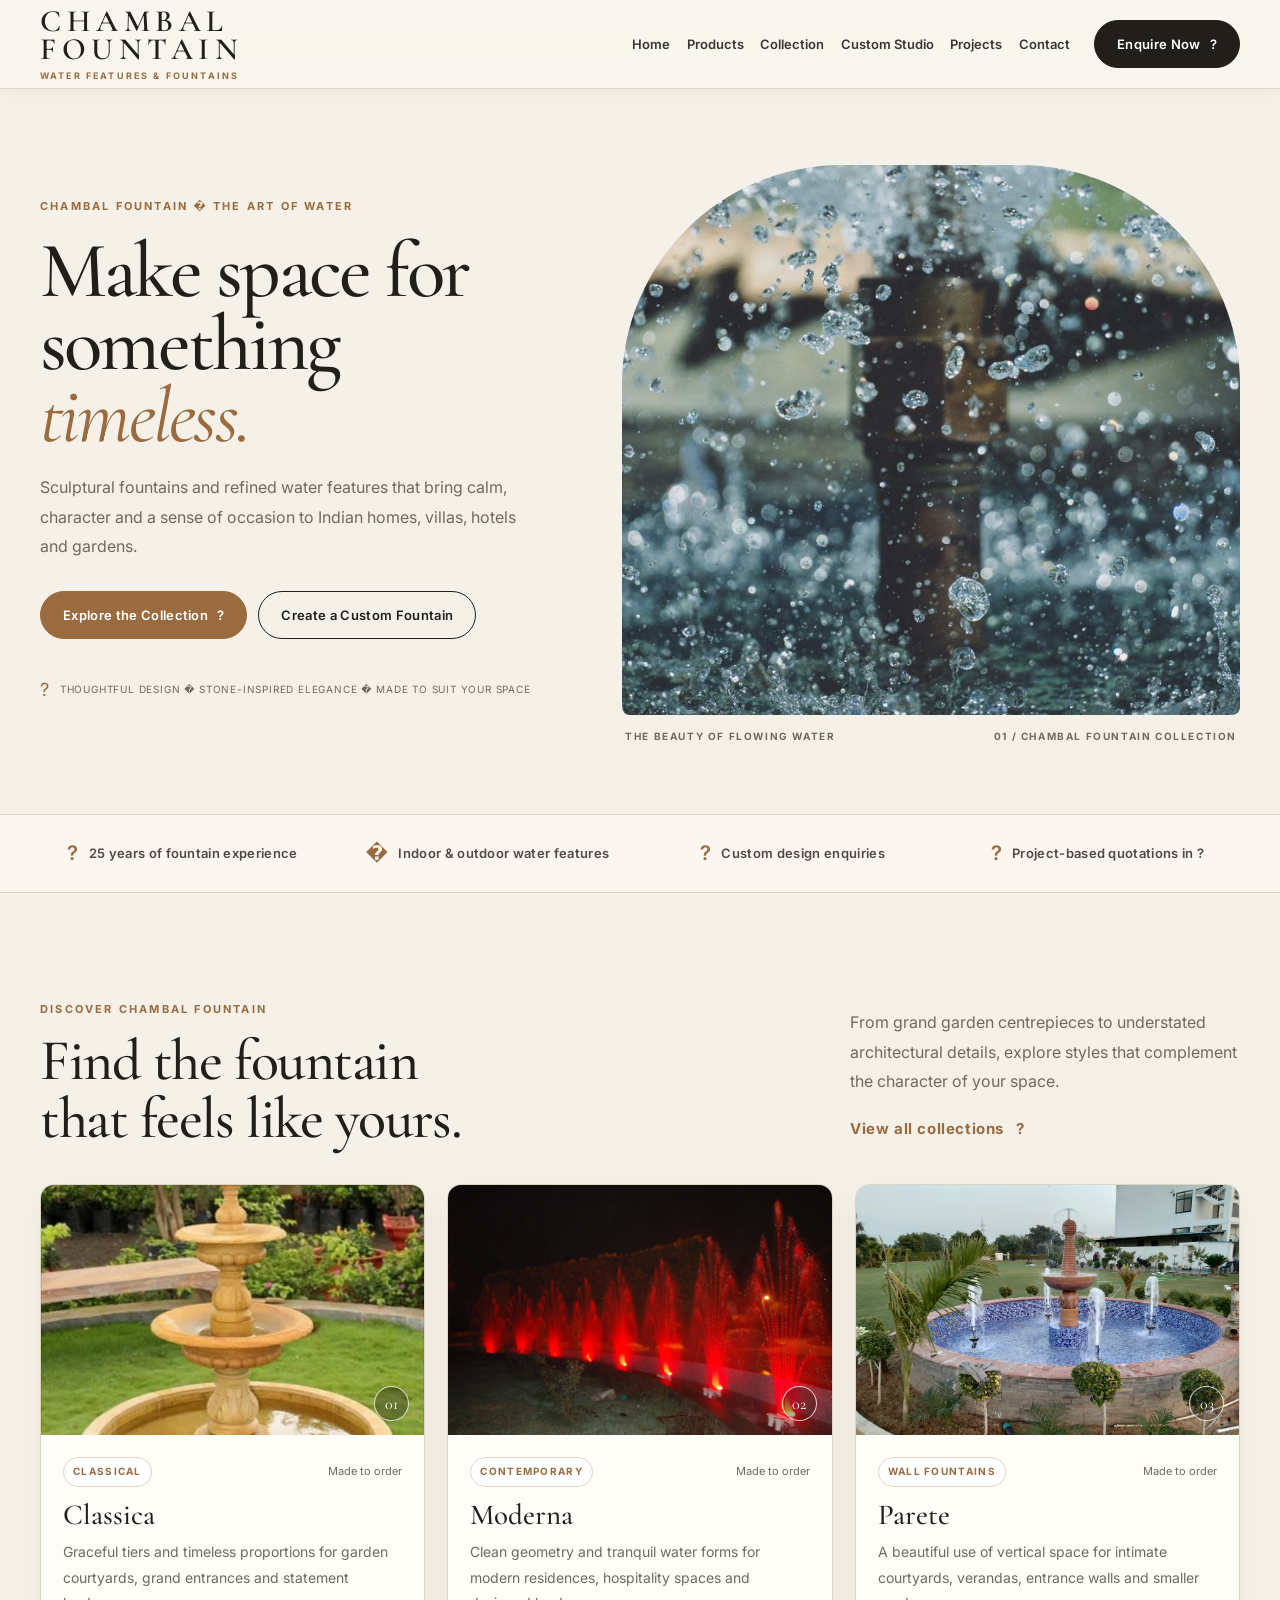
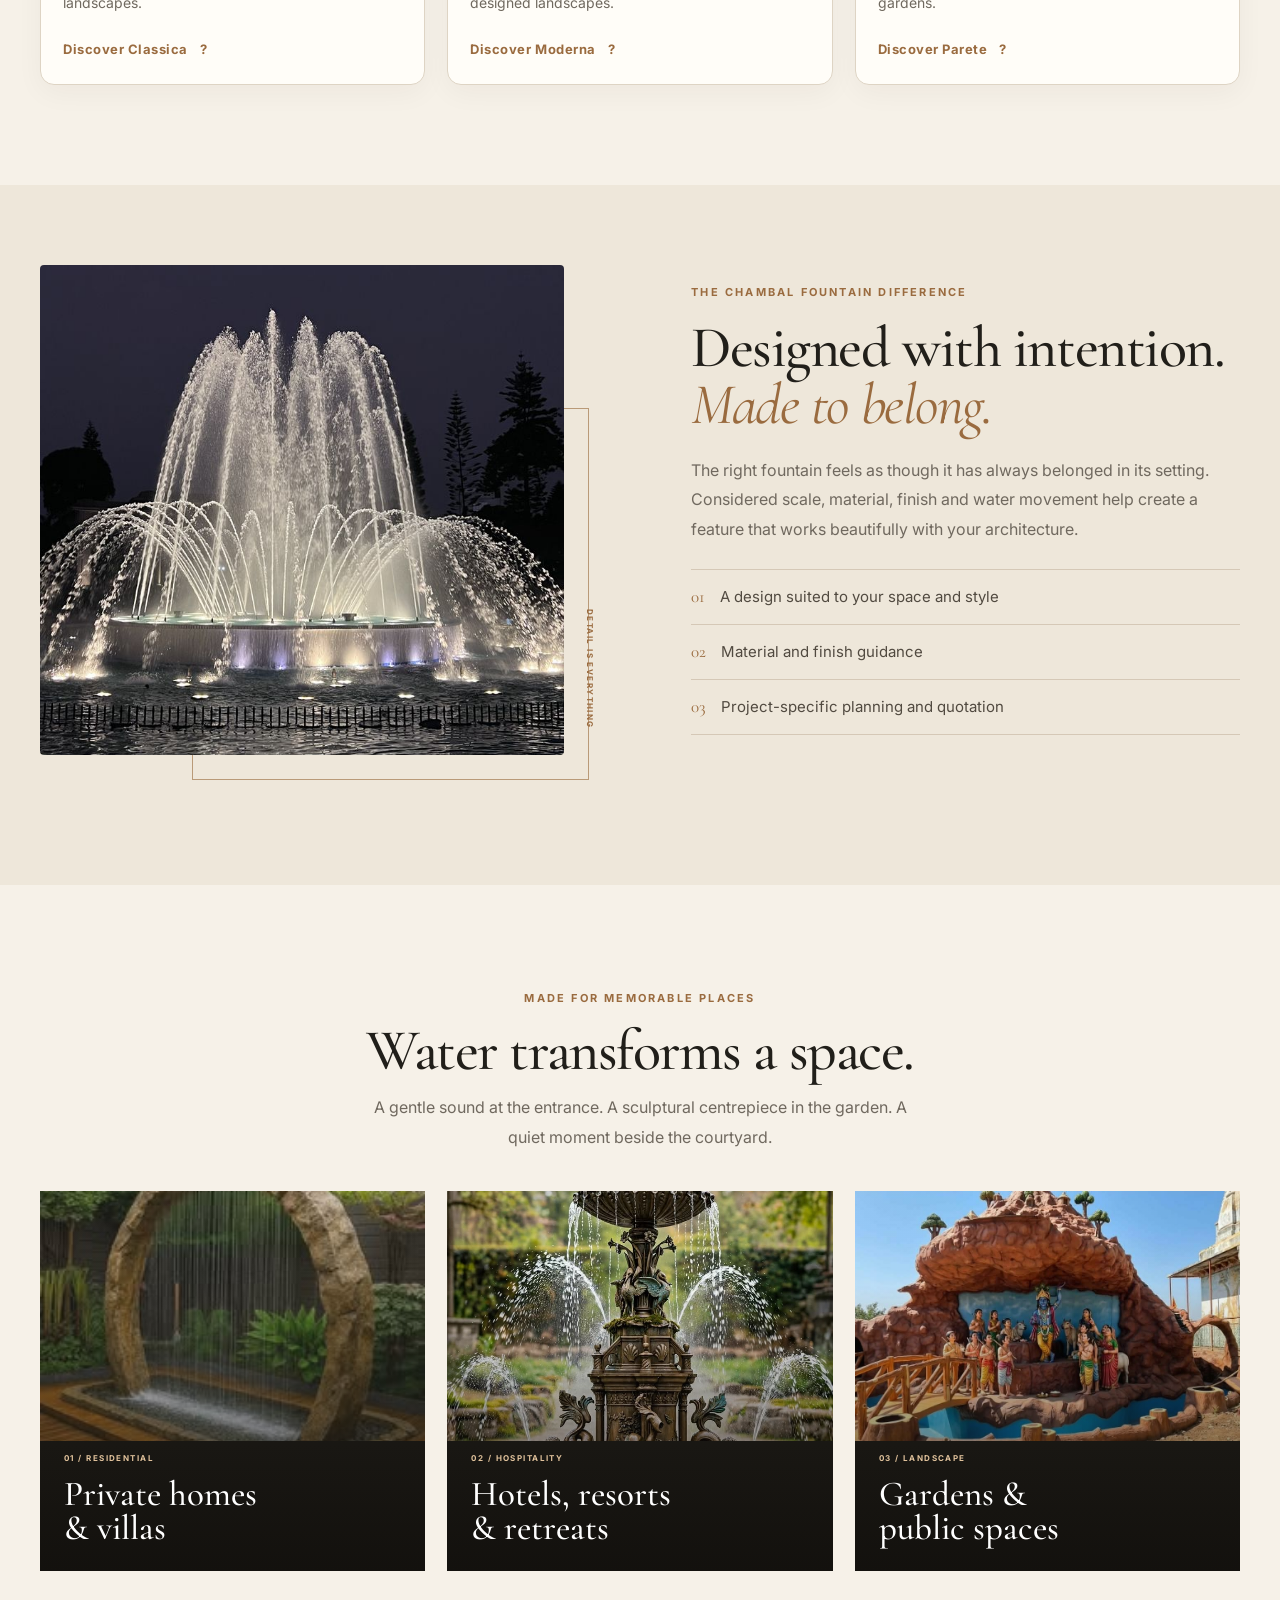
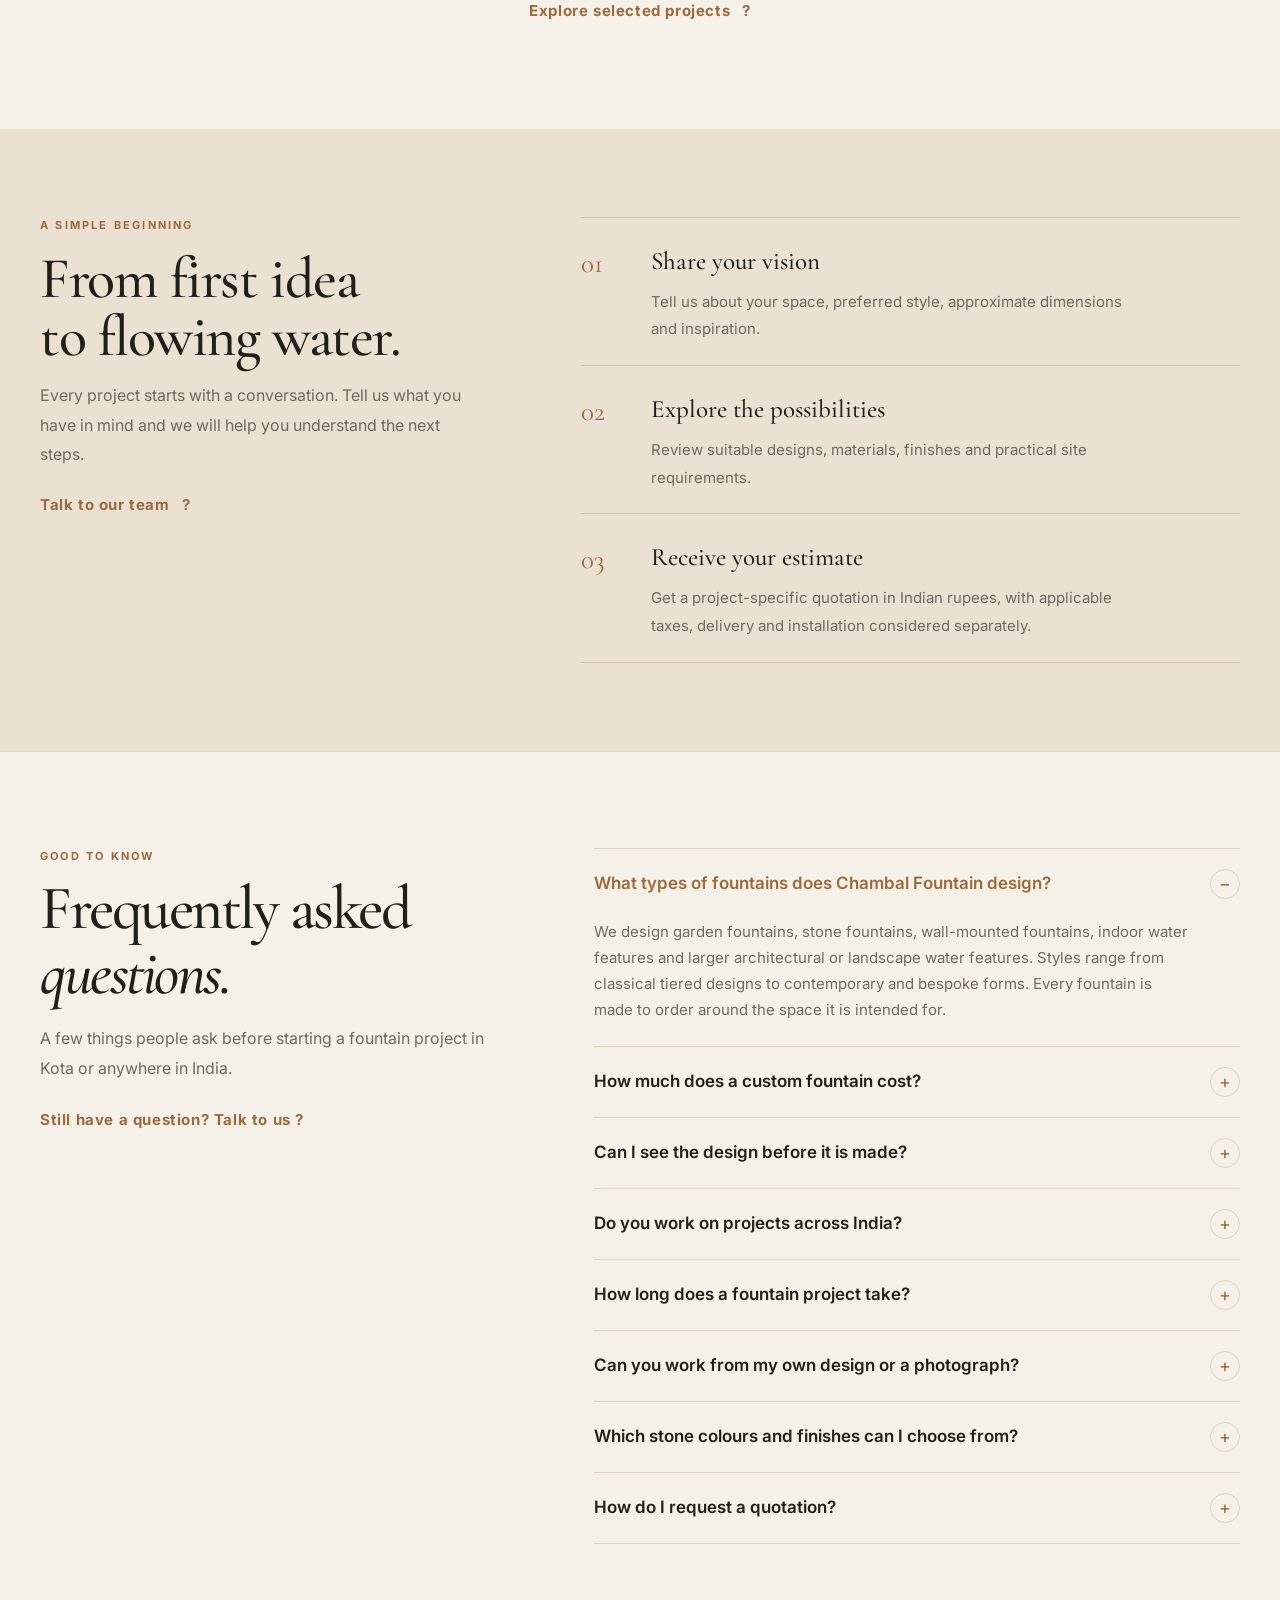
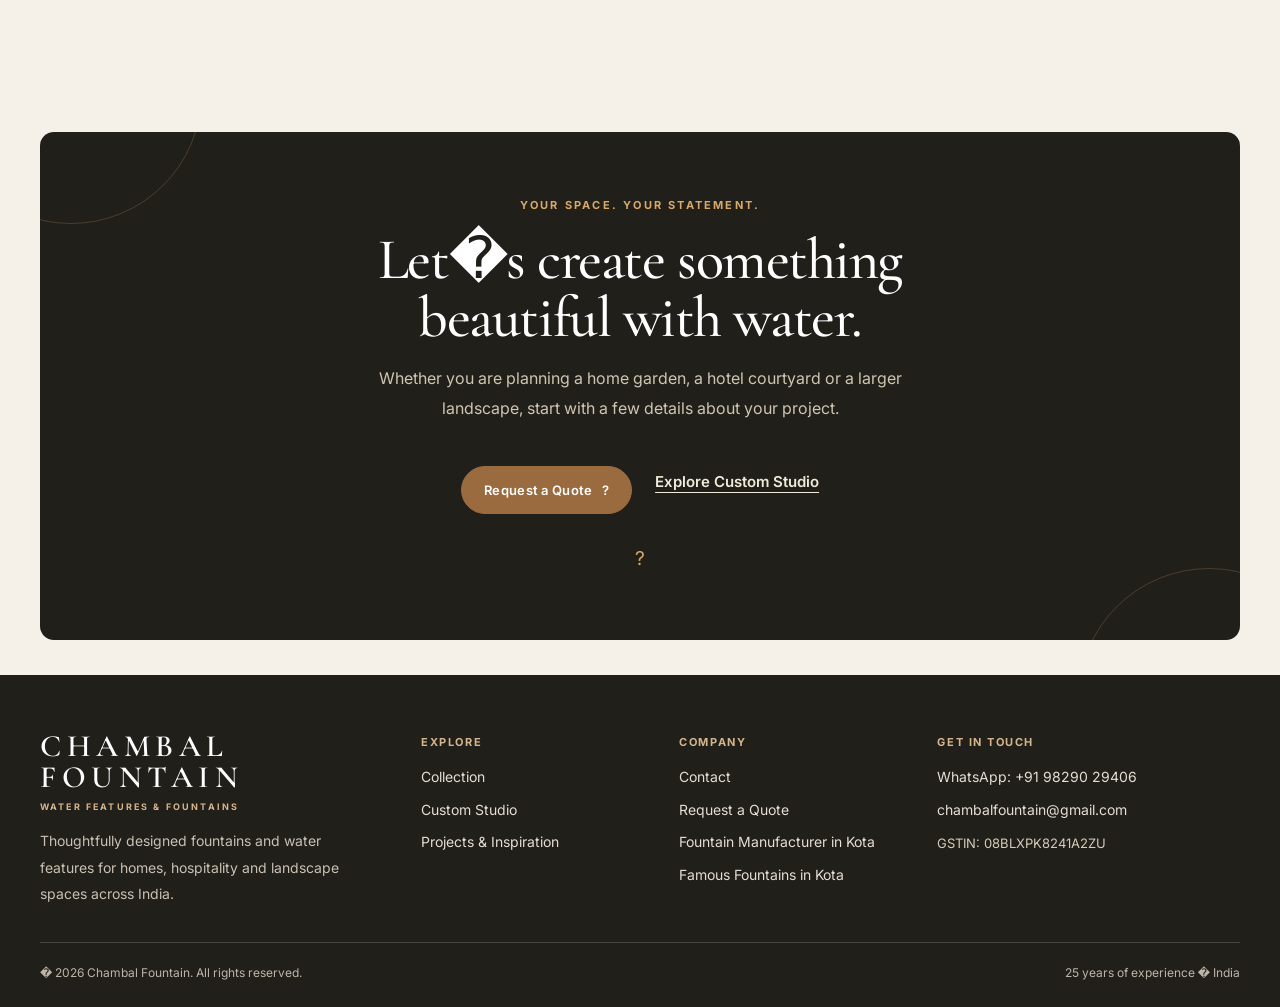
<file: index.html>
<!DOCTYPE html>
<html lang="en">
<head>
  <meta charset="utf-8">
  <meta name="viewport" content="width=device-width, initial-scale=1">
  <title>Chambal Fountain | Fountain Manufacturers in Kota &amp; India</title>
  
  
  <meta name="robots" content="index, follow, max-image-preview:large">
  <link rel="canonical" href="https://www.chambalfountain.in/">
  <meta property="og:type" content="website">
  <meta property="og:site_name" content="Chambal Fountain">
  
  
  <meta property="og:url" content="https://www.chambalfountain.in/">
  
  
  
  
  <script type="application/ld+json">
{
  "@context": "https://schema.org",
  "@graph": [
    {
      "@type": "Organization",
      "@id": "https://www.chambalfountain.in/#organization",
      "name": "Chambal Fountain",
      "url": "https://www.chambalfountain.in/",
      "description": "Chambal Fountain designs elegant garden, stone and custom water fountains for homes, villas, hotels and landscapes across India.",
      "email": "chambalfountain@gmail.com",
      "telephone": "+91-98290-29406",
      "image": "https://www.chambalfountain.in/assets/images/hero-fountain.jpg",
      "areaServed": [
        {
          "@type": "City",
          "name": "Kota"
        },
        {
          "@type": "State",
          "name": "Rajasthan"
        },
        {
          "@type": "Country",
          "name": "India"
        }
      ],
      "knowsAbout": [
        "Garden fountains",
        "Stone fountains",
        "Decorative water fountains",
        "Custom water features",
        "Indoor and outdoor fountains",
        "Landscape fountains",
        "Fountains in Kota",
        "Rajasthan fountain projects"
      ],
      "address": {
        "@type": "PostalAddress",
        "addressLocality": "Kota",
        "addressRegion": "Rajasthan",
        "addressCountry": "IN"
      }
    },
    {
      "@type": "WebSite",
      "@id": "https://www.chambalfountain.in/#website",
      "url": "https://www.chambalfountain.in/",
      "name": "Chambal Fountain",
      "publisher": {
        "@id": "https://www.chambalfountain.in/#organization"
      },
      "inLanguage": "en-IN"
    }
  ]
}
  </script>
  <link rel="preconnect" href="https://fonts.googleapis.com">
  <link rel="preconnect" href="https://fonts.gstatic.com" crossorigin>
  <link href="https://fonts.googleapis.com/css2?family=Cormorant+Garamond:ital,wght@0,400;0,500;0,600;1,400;1,500&family=Inter:wght@400;500;600;700&display=swap" rel="stylesheet">
  <link rel="stylesheet" href="assets/css/style.css">
        <link rel="icon" type="image/svg+xml" href="assets/images/favicon.svg?v=3">
  <link rel="icon" type="image/png" sizes="32x32" href="assets/images/favicon.png?v=3">
  <link rel="shortcut icon" href="favicon.ico?v=3">
  <!-- SEO / search metadata -->
  <meta name="description" content="Chambal Fountain designs and manufactures luxury garden, stone and custom water fountains in Kota and across India, for homes, villas, hotels and landscapes. Explore our collection.">
  <meta name="keywords" content="fountain manufacturers in Kota, fountain manufacturers in India, fountain suppliers Kota, water fountain suppliers India, garden fountains Kota, stone fountain manufacturers, luxury water features, custom fountain design, outdoor fountains Rajasthan, Chambal Fountain, fountain in kota, fountains in kota, kota fountain, fountain kota, fountain shop in kota, fountain near me, fountain manufacturer in Kota, fountain suppliers in Kota, Chambal Fountain Kota, fountain, fountains, fountain designs, water fountain">
  <meta name="author" content="Chambal Fountain">
  <meta name="theme-color" content="#F6F1E8">
  <meta name="geo.region" content="IN">
  <meta name="geo.country" content="India">
  <link rel="sitemap" type="application/xml" href="/sitemap.xml">
  <meta property="og:locale" content="en_IN">
  <meta property="og:title" content="Chambal Fountain | Fountain Manufacturers in Kota &amp; India">
  <meta property="og:description" content="Chambal Fountain designs and manufactures luxury garden, stone and custom water fountains in Kota and across India, for homes, villas, hotels and landscapes. Explore our collection.">
  <meta property="og:image" content="https://www.chambalfountain.in/assets/images/hero-fountain.jpg">
  <meta property="og:image:width" content="940">
  <meta property="og:image:height" content="637">
  <meta property="og:image:alt" content="Elegant stone water fountain designed by Chambal Fountain">
  <meta name="twitter:card" content="summary_large_image">
  <meta name="twitter:title" content="Chambal Fountain | Fountain Manufacturers in Kota &amp; India">
  <meta name="twitter:description" content="Chambal Fountain designs and manufactures luxury garden, stone and custom water fountains in Kota and across India, for homes, villas, hotels and landscapes. Explore our collection.">
  <meta name="twitter:image" content="https://www.chambalfountain.in/assets/images/hero-fountain.jpg">
  <meta name="twitter:image:alt" content="Elegant stone water fountain designed by Chambal Fountain">
  <script type="application/ld+json">
{
  "@context": "https://schema.org",
  "@graph": [
    {
      "@type": "WebPage",
      "@id": "https://www.chambalfountain.in/#webpage",
      "url": "https://www.chambalfountain.in/",
      "name": "Chambal Fountain | Fountain Manufacturers in Kota & India",
      "description": "Chambal Fountain designs and manufactures luxury garden, stone and custom water fountains in Kota and across India, for homes, villas, hotels and landscapes. Explore our collection.",
      "isPartOf": {
        "@id": "https://www.chambalfountain.in/#website"
      },
      "about": {
        "@id": "https://www.chambalfountain.in/#organization"
      },
      "inLanguage": "en-IN"
    },
    {
      "@type": "Service",
      "@id": "https://www.chambalfountain.in/#service",
      "name": "Custom fountain design, manufacturing and installation",
      "serviceType": "Custom fountain design, manufacturing and installation",
      "provider": {
        "@id": "https://www.chambalfountain.in/#organization"
      },
      "areaServed": [
        {
          "@type": "City",
          "name": "Kota"
        },
        {
          "@type": "State",
          "name": "Rajasthan"
        },
        {
          "@type": "Country",
          "name": "India"
        }
      ],
      "description": "Chambal Fountain designs and manufactures luxury garden, stone and custom water fountains in Kota and across India, for homes, villas, hotels and landscapes. Explore our collection."
    }
  ]
}
  </script>
  <script type="application/ld+json">
{
  "@context": "https://schema.org",
  "@type": "FAQPage",
  "@id": "https://www.chambalfountain.in/#faq",
  "mainEntity": [
    {
      "@type": "Question",
      "name": "What types of fountains does Chambal Fountain design?",
      "acceptedAnswer": {
        "@type": "Answer",
        "text": "We design garden fountains, stone fountains, wall-mounted fountains, indoor water features and larger architectural or landscape water features. Styles range from classical tiered designs to contemporary and bespoke forms. Every fountain is made to order around the space it is intended for."
      }
    },
    {
      "@type": "Question",
      "name": "How much does a custom fountain cost?",
      "acceptedAnswer": {
        "@type": "Answer",
        "text": "Fountain prices depend on the design, size, material, finish, water system and site conditions, so we do not publish fixed online prices. Share your requirements through the contact form or WhatsApp and we will prepare a project-specific quotation in Indian rupees."
      }
    },
    {
      "@type": "Question",
      "name": "Can I see the design before it is made?",
      "acceptedAnswer": {
        "@type": "Answer",
        "text": "Yes. Our Custom Studio includes an interactive 3D preview with 14 designs, multiple stone colours, water tints, finishes and scale options. You can rotate the model, choose your preferences and send the preview details directly to our team on WhatsApp."
      }
    },
    {
      "@type": "Question",
      "name": "Do you work on projects across India?",
      "acceptedAnswer": {
        "@type": "Answer",
        "text": "Yes � we take up fountain enquiries in Kota and across Rajasthan, as well as projects elsewhere in India. Delivery, installation and site requirements are discussed during consultation and reflected in your project-specific quotation."
      }
    },
    {
      "@type": "Question",
      "name": "How long does a fountain project take?",
      "acceptedAnswer": {
        "@type": "Answer",
        "text": "The timeline depends on the complexity of the design, the chosen material and how ready the site is. We share a realistic schedule after reviewing your brief and site details."
      }
    },
    {
      "@type": "Question",
      "name": "Can you work from my own design or a photograph?",
      "acceptedAnswer": {
        "@type": "Answer",
        "text": "Yes. Share a reference image, sketch or a photograph of the proposed space through the contact form or WhatsApp. We review the idea, suggest practical options and help shape it into a workable fountain design."
      }
    },
    {
      "@type": "Question",
      "name": "Which stone colours and finishes can I choose from?",
      "acceptedAnswer": {
        "@type": "Answer",
        "text": "The 3D studio lets you preview stone colours such as Carrara White, Travertine, Sandstone, Terracotta, Concrete Grey, Granite Noir, Aged Bronze and Forest Green, along with honed, polished and weathered finishes. The final material selection is confirmed during consultation."
      }
    },
    {
      "@type": "Question",
      "name": "How do I request a quotation?",
      "acceptedAnswer": {
        "@type": "Answer",
        "text": "Use the enquiry form on our Contact page or message us on WhatsApp at +91 98290 29406. Tell us your location, approximate space size, preferred style and timeline. The form prepares a message for you to review before you press send in WhatsApp."
      }
    }
  ]
}
  </script>
</head>
<body>

<header><div class="wrap nav"><a class="logo" href="index.html" aria-label="Chambal Fountain home">CHAMBAL <br> FOUNTAIN<small>WATER FEATURES &amp; FOUNTAINS</small></a><button class="menu-toggle" type="button" aria-expanded="false" aria-label="Open navigation">?</button><nav aria-label="Main navigation"><a href="index.html">Home</a><a href="products.html">Products</a><a href="collection.html">Collection</a><a href="studio.html">Custom Studio</a><a href="projects.html">Projects</a><a href="contact.html">Contact</a></nav><a class="btn nav-cta" href="contact.html">Enquire Now <span aria-hidden="true">?</span></a></div></header>

  <main>
    <section class="wrap hero home-hero">
      <div class="hero-copy">
        <p class="eyebrow">Chambal Fountain � The art of water</p>
        <h1>Make space for<br>something <em>timeless.</em></h1>
        <p class="lead">Sculptural fountains and refined water features that bring calm, character and a sense of occasion to Indian homes, villas, hotels and gardens.</p>

        <div class="hero-actions">
          <a class="btn bronze" href="collection.html">Explore the Collection <span aria-hidden="true">?</span></a>
          <a class="btn light" href="studio.html">Create a Custom Fountain</a>
        </div>

        <div class="hero-note">
          <span class="hero-note-mark" aria-hidden="true">?</span>
          <span>Thoughtful design � Stone-inspired elegance � Made to suit your space</span>
        </div>
      </div>

      <div class="hero-visual">
        <div class="heroimg">
          <img src="assets/images/hero-fountain.jpg" alt="Elegant tiered stone fountain surrounded by a landscaped garden">
        </div>
        <div class="hero-image-caption">
          <span>THE BEAUTY OF FLOWING WATER</span>
          <span>01 / CHAMBAL FOUNTAIN COLLECTION</span>
        </div>
      </div>
    </section>

    <section class="trust-strip" aria-label="Fountain design services">
      <div class="wrap trust-grid">
        <div><span class="trust-icon" aria-hidden="true">?</span><span>25 years of fountain experience</span></div>
        <div><span class="trust-icon" aria-hidden="true">�</span><span>Indoor & outdoor water features</span></div>
        <div><span class="trust-icon" aria-hidden="true">?</span><span>Custom design enquiries</span></div>
        <div><span class="trust-icon" aria-hidden="true">?</span><span>Project-based quotations in ?</span></div>
      </div>
    </section>

    <section class="collection-section">
      <div class="wrap">
        <div class="section-heading">
          <div>
            <p class="kicker">Discover Chambal Fountain</p>
            <h2>Find the fountain<br>that feels like yours.</h2>
          </div>
          <div class="section-intro">
            <p class="sub">From grand garden centrepieces to understated architectural details, explore styles that complement the character of your space.</p>
            <a class="text-link" href="collection.html">View all collections <span aria-hidden="true">?</span></a>
          </div>
        </div>

        <div class="grid3 collection-grid">
          <article class="card collection-card">
            <a class="card-image-link" href="collection.html" aria-label="Explore Classica fountains">
              <div class="ph"><img src="assets/images/collection-classica.jpg" alt="Classical multi-tier stone fountain"></div>
              <span class="image-index">01</span>
            </a>
            <div class="bd">
              <div class="card-meta"><span class="pill">CLASSICAL</span><span class="made-to-order">Made to order</span></div>
              <h3>Classica</h3>
              <p>Graceful tiers and timeless proportions for garden courtyards, grand entrances and statement landscapes.</p>
              <a class="text-link" href="collection.html">Discover Classica <span aria-hidden="true">?</span></a>
            </div>
          </article>

          <article class="card collection-card">
            <a class="card-image-link" href="collection.html" aria-label="Explore Moderna fountains">
              <div class="ph"><img src="assets/images/collection-moderna.jpg" alt="Minimal contemporary reflecting pool and water feature"></div>
              <span class="image-index">02</span>
            </a>
            <div class="bd">
              <div class="card-meta"><span class="pill">CONTEMPORARY</span><span class="made-to-order">Made to order</span></div>
              <h3>Moderna</h3>
              <p>Clean geometry and tranquil water forms for modern residences, hospitality spaces and designed landscapes.</p>
              <a class="text-link" href="collection.html">Discover Moderna <span aria-hidden="true">?</span></a>
            </div>
          </article>

          <article class="card collection-card">
            <a class="card-image-link" href="collection.html" aria-label="Explore Parete wall fountains">
              <div class="ph"><img src="assets/images/collection-parete.jpg" alt="Decorative stone wall fountain in a courtyard"></div>
              <span class="image-index">03</span>
            </a>
            <div class="bd">
              <div class="card-meta"><span class="pill">WALL FOUNTAINS</span><span class="made-to-order">Made to order</span></div>
              <h3>Parete</h3>
              <p>A beautiful use of vertical space for intimate courtyards, verandas, entrance walls and smaller gardens.</p>
              <a class="text-link" href="collection.html">Discover Parete <span aria-hidden="true">?</span></a>
            </div>
          </article>
        </div>
      </div>
    </section>

    <section class="craft-section">
      <div class="wrap split craft-split">
        <div class="craft-image">
          <div class="ph">
            <img src="assets/images/artisan.jpg" alt="Artisan carefully shaping and finishing a stone sculpture">
          </div>
          <span class="craft-image-label">DETAIL IS EVERYTHING</span>
        </div>
        <div class="craft-copy">
          <p class="kicker">The Chambal Fountain Difference</p>
          <h2>Designed with intention.<br><em>Made to belong.</em></h2>
          <p class="sub">The right fountain feels as though it has always belonged in its setting. Considered scale, material, finish and water movement help create a feature that works beautifully with your architecture.</p>
          <ul class="craft-points">
            <li><span>01</span> A design suited to your space and style</li>
            <li><span>02</span> Material and finish guidance</li>
            <li><span>03</span> Project-specific planning and quotation</li>
          </ul>
          
        </div>
      </div>
    </section>

    <section class="spaces-section">
      <div class="wrap">
        <div class="center-heading">
          <p class="kicker">Made for memorable places</p>
          <h2>Water transforms a space.</h2>
          <p class="sub">A gentle sound at the entrance. A sculptural centrepiece in the garden. A quiet moment beside the courtyard.</p>
        </div>

        <div class="grid3 spaces-grid">
          <article class="space-card">
            <div class="ph"><img src="assets/images/project-villa.jpg" alt="Luxury villa garden with a water feature"></div>
            <div class="space-overlay"><span>01 / RESIDENTIAL</span><h3>Private homes<br>& villas</h3></div>
          </article>
          <article class="space-card">
            <div class="ph"><img src="assets/images/project-hotel.jpg" alt="Elegant heritage hotel courtyard"></div>
            <div class="space-overlay"><span>02 / HOSPITALITY</span><h3>Hotels, resorts<br>& retreats</h3></div>
          </article>
          <article class="space-card">
            <div class="ph"><img src="assets/images/project-palace.jpg" alt="Formal landscaped garden with classical fountain"></div>
            <div class="space-overlay"><span>03 / LANDSCAPE</span><h3>Gardens &<br>public spaces</h3></div>
          </article>
        </div>
        <div class="spaces-link"><a class="text-link" href="projects.html">Explore selected projects <span aria-hidden="true">?</span></a></div>
      </div>
    </section>

    <section class="process-section">
      <div class="wrap process-wrap">
        <div class="process-heading">
          <p class="kicker">A simple beginning</p>
          <h2>From first idea<br>to flowing water.</h2>
          <p class="sub">Every project starts with a conversation. Tell us what you have in mind and we will help you understand the next steps.</p>
          <a class="text-link" href="contact.html">Talk to our team <span aria-hidden="true">?</span></a>
        </div>

        <div class="process-steps">
          <div class="process-step"><span class="step-number">01</span><div><h3>Share your vision</h3><p>Tell us about your space, preferred style, approximate dimensions and inspiration.</p></div></div>
          <div class="process-step"><span class="step-number">02</span><div><h3>Explore the possibilities</h3><p>Review suitable designs, materials, finishes and practical site requirements.</p></div></div>
          <div class="process-step"><span class="step-number">03</span><div><h3>Receive your estimate</h3><p>Get a project-specific quotation in Indian rupees, with applicable taxes, delivery and installation considered separately.</p></div></div>
        </div>
      </div>
    </section>


    <section class="faq-section" id="faq">
      <div class="wrap faq-wrap">
        <div class="faq-head">
          <p class="kicker">Good to know</p>
          <h2>Frequently asked<br><em>questions.</em></h2>
          <p class="sub">A few things people ask before starting a fountain project in Kota or anywhere in India.</p>
          <a class="text-link" href="contact.html">Still have a question? Talk to us ?</a>
        </div>
        <div class="faq-list">
          <details class="faq-item" open>
            <summary>What types of fountains does Chambal Fountain design?</summary>
            <div class="faq-answer"><p>We design garden fountains, stone fountains, wall-mounted fountains, indoor water features and larger architectural or landscape water features. Styles range from classical tiered designs to contemporary and bespoke forms. Every fountain is made to order around the space it is intended for.</p></div>
          </details>
          <details class="faq-item">
            <summary>How much does a custom fountain cost?</summary>
            <div class="faq-answer"><p>Fountain prices depend on the design, size, material, finish, water system and site conditions, so we do not publish fixed online prices. Share your requirements through the contact form or WhatsApp and we will prepare a project-specific quotation in Indian rupees.</p></div>
          </details>
          <details class="faq-item">
            <summary>Can I see the design before it is made?</summary>
            <div class="faq-answer"><p>Yes. Our Custom Studio includes an interactive 3D preview with 14 designs, multiple stone colours, water tints, finishes and scale options. You can rotate the model, choose your preferences and send the preview details directly to our team on WhatsApp.</p></div>
          </details>
          <details class="faq-item">
            <summary>Do you work on projects across India?</summary>
            <div class="faq-answer"><p>Yes � we take up fountain enquiries in Kota and across Rajasthan, as well as projects elsewhere in India. Delivery, installation and site requirements are discussed during consultation and reflected in your project-specific quotation.</p></div>
          </details>
          <details class="faq-item">
            <summary>How long does a fountain project take?</summary>
            <div class="faq-answer"><p>The timeline depends on the complexity of the design, the chosen material and how ready the site is. We share a realistic schedule after reviewing your brief and site details.</p></div>
          </details>
          <details class="faq-item">
            <summary>Can you work from my own design or a photograph?</summary>
            <div class="faq-answer"><p>Yes. Share a reference image, sketch or a photograph of the proposed space through the contact form or WhatsApp. We review the idea, suggest practical options and help shape it into a workable fountain design.</p></div>
          </details>
          <details class="faq-item">
            <summary>Which stone colours and finishes can I choose from?</summary>
            <div class="faq-answer"><p>The 3D studio lets you preview stone colours such as Carrara White, Travertine, Sandstone, Terracotta, Concrete Grey, Granite Noir, Aged Bronze and Forest Green, along with honed, polished and weathered finishes. The final material selection is confirmed during consultation.</p></div>
          </details>
          <details class="faq-item">
            <summary>How do I request a quotation?</summary>
            <div class="faq-answer"><p>Use the enquiry form on our Contact page or message us on WhatsApp at +91 98290 29406. Tell us your location, approximate space size, preferred style and timeline. The form prepares a message for you to review before you press send in WhatsApp.</p></div>
          </details>
        </div>
      </div>
    </section>

    <section class="wrap">
      <div class="cta home-cta">
        <p class="kicker">Your space. Your statement.</p>
        <h2>Let�s create something<br>beautiful with water.</h2>
        <p>Whether you are planning a home garden, a hotel courtyard or a larger landscape, start with a few details about your project.</p>
        <div class="cta-actions">
          <a class="btn" href="contact.html">Request a Quote <span aria-hidden="true">?</span></a>
          <a class="cta-phone" href="studio.html">Explore Custom Studio</a>
        </div>
        <span class="cta-ornament" aria-hidden="true">?</span>
      </div>
    </section>
  </main>

  <footer><div class="wrap"><div class="footer-main"><div class="footer-brand"><a class="logo" href="index.html" aria-label="Chambal Fountain home">CHAMBAL FOUNTAIN<small>WATER FEATURES &amp; FOUNTAINS</small></a><p>Thoughtfully designed fountains and water features for homes, hospitality and landscape spaces across India.</p></div><div class="foot"><strong>Explore</strong><a href="collection.html">Collection</a><a href="studio.html">Custom Studio</a><a href="projects.html">Projects &amp; Inspiration</a></div><div class="foot"><strong>Company</strong><a href="contact.html">Contact</a><a href="contact.html">Request a Quote</a><a href="fountain-manufacturer-kota.html">Fountain Manufacturer in Kota</a><a href="famous-fountains-in-kota.html">Famous Fountains in Kota</a></div><div class="foot footer-contact"><strong>Get in touch</strong><a href="https://wa.me/919829029406" target="_blank" rel="noopener">WhatsApp: +91 98290 29406</a><a href="mailto:chambalfountain@gmail.com">chambalfountain@gmail.com</a><p>GSTIN: 08BLXPK8241A2ZU</p></div></div><div class="footer-bottom"><span>� <span class="year">2026</span> Chambal Fountain. All rights reserved.</span><span>25 years of experience � India</span></div></div></footer>

  
  <script src="assets/js/main.js"></script>
</body>
</html>
</file>
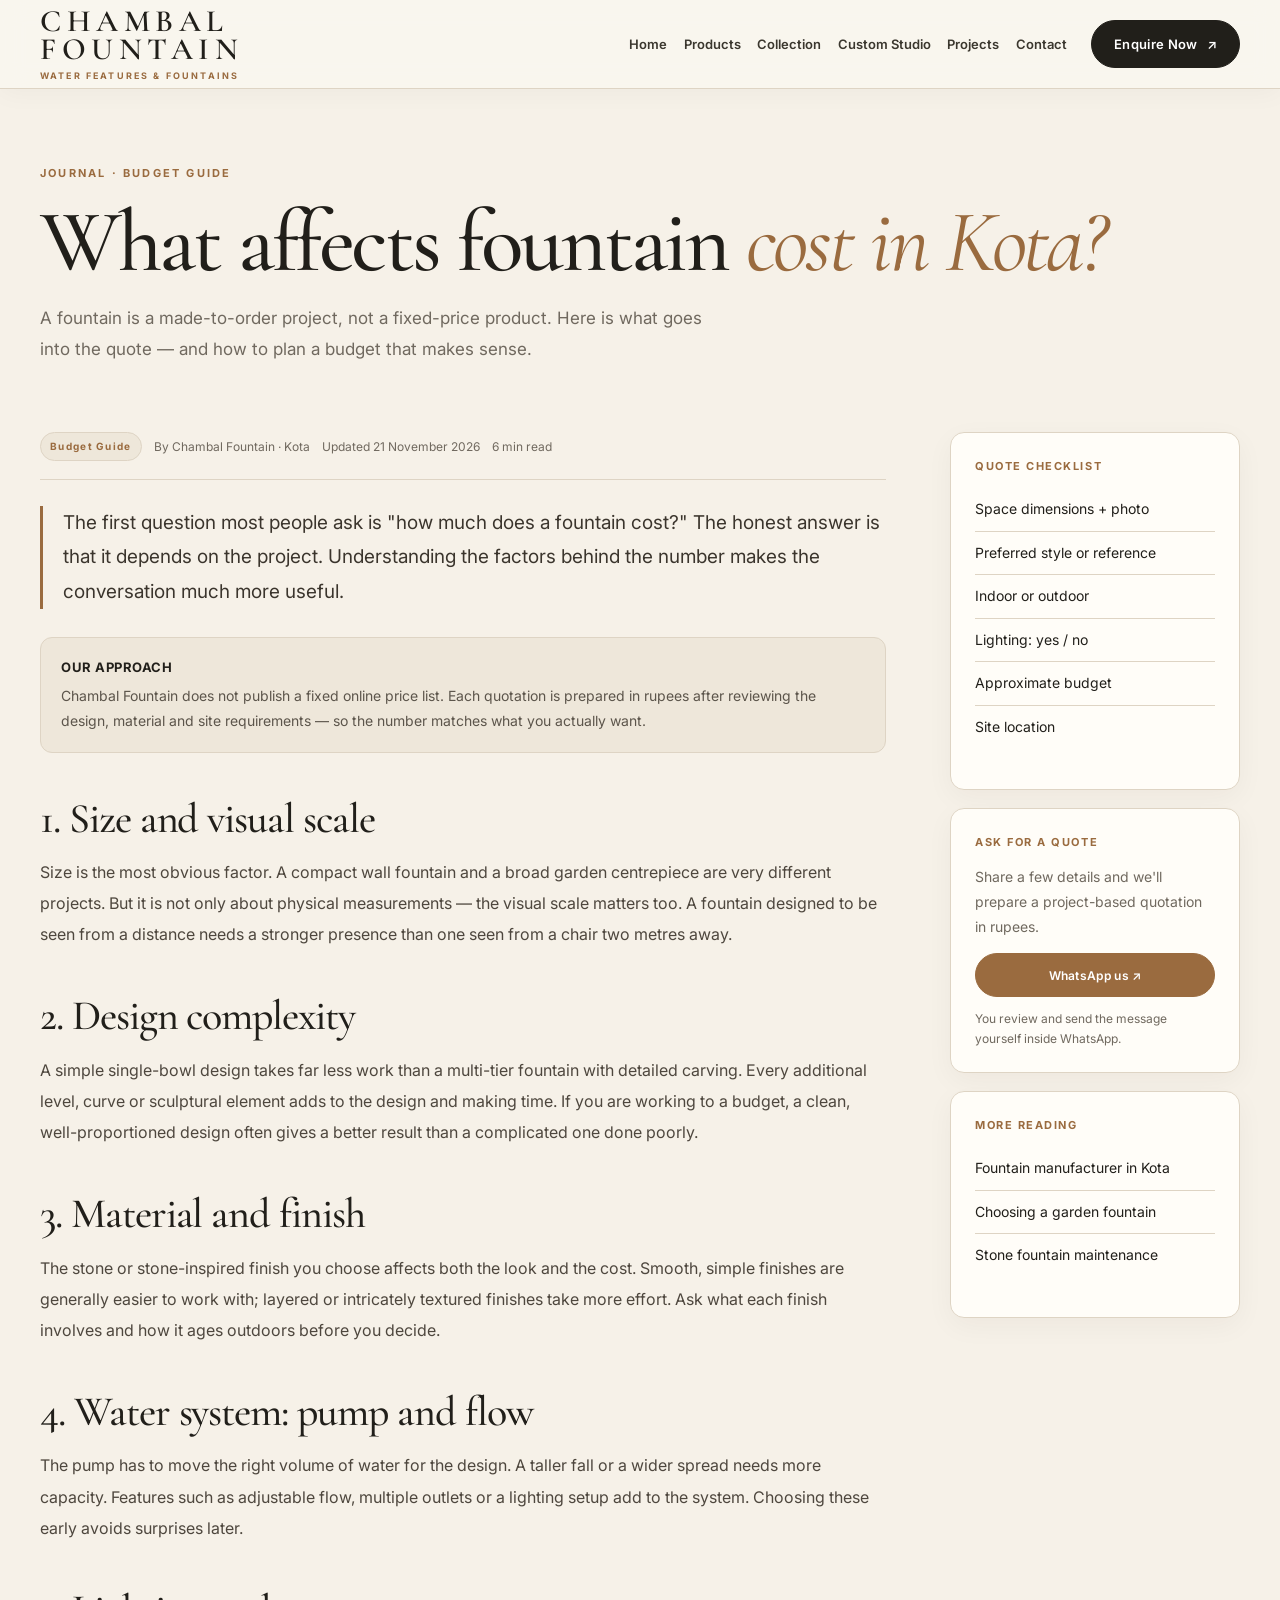
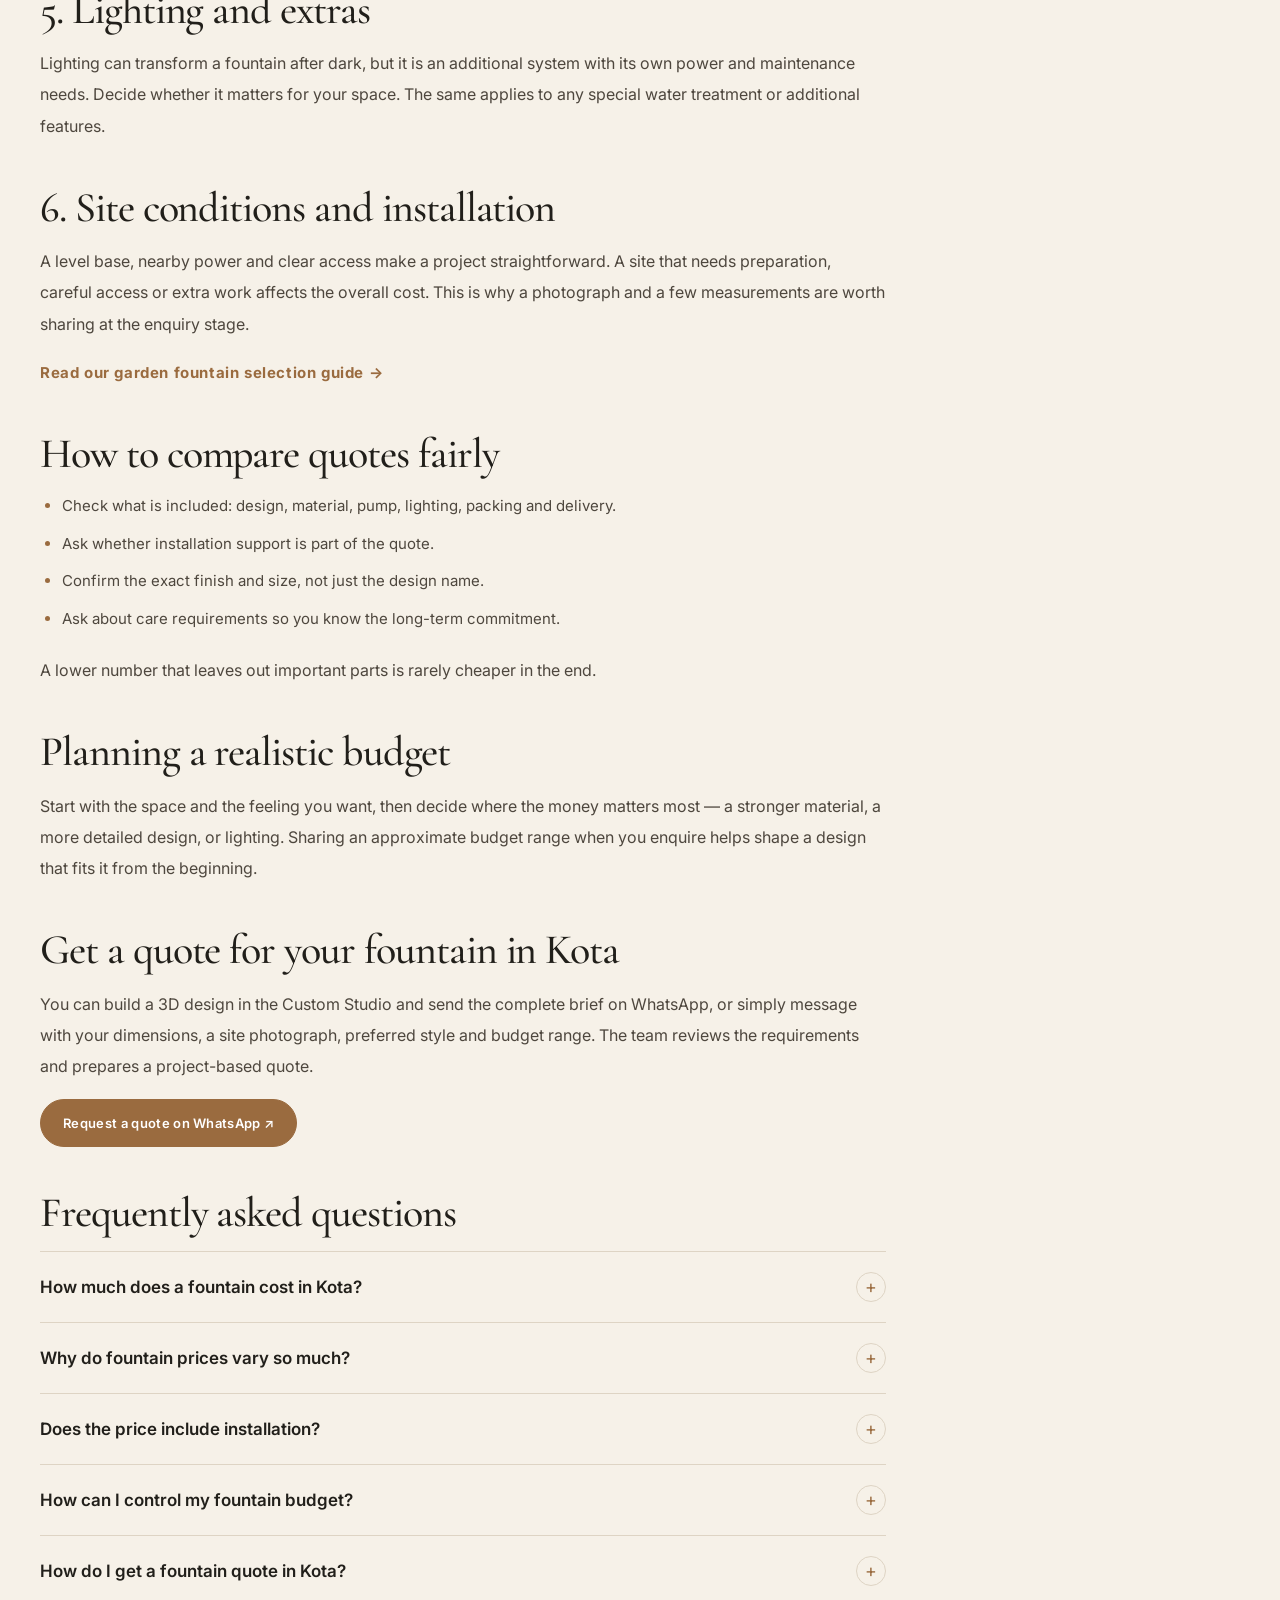
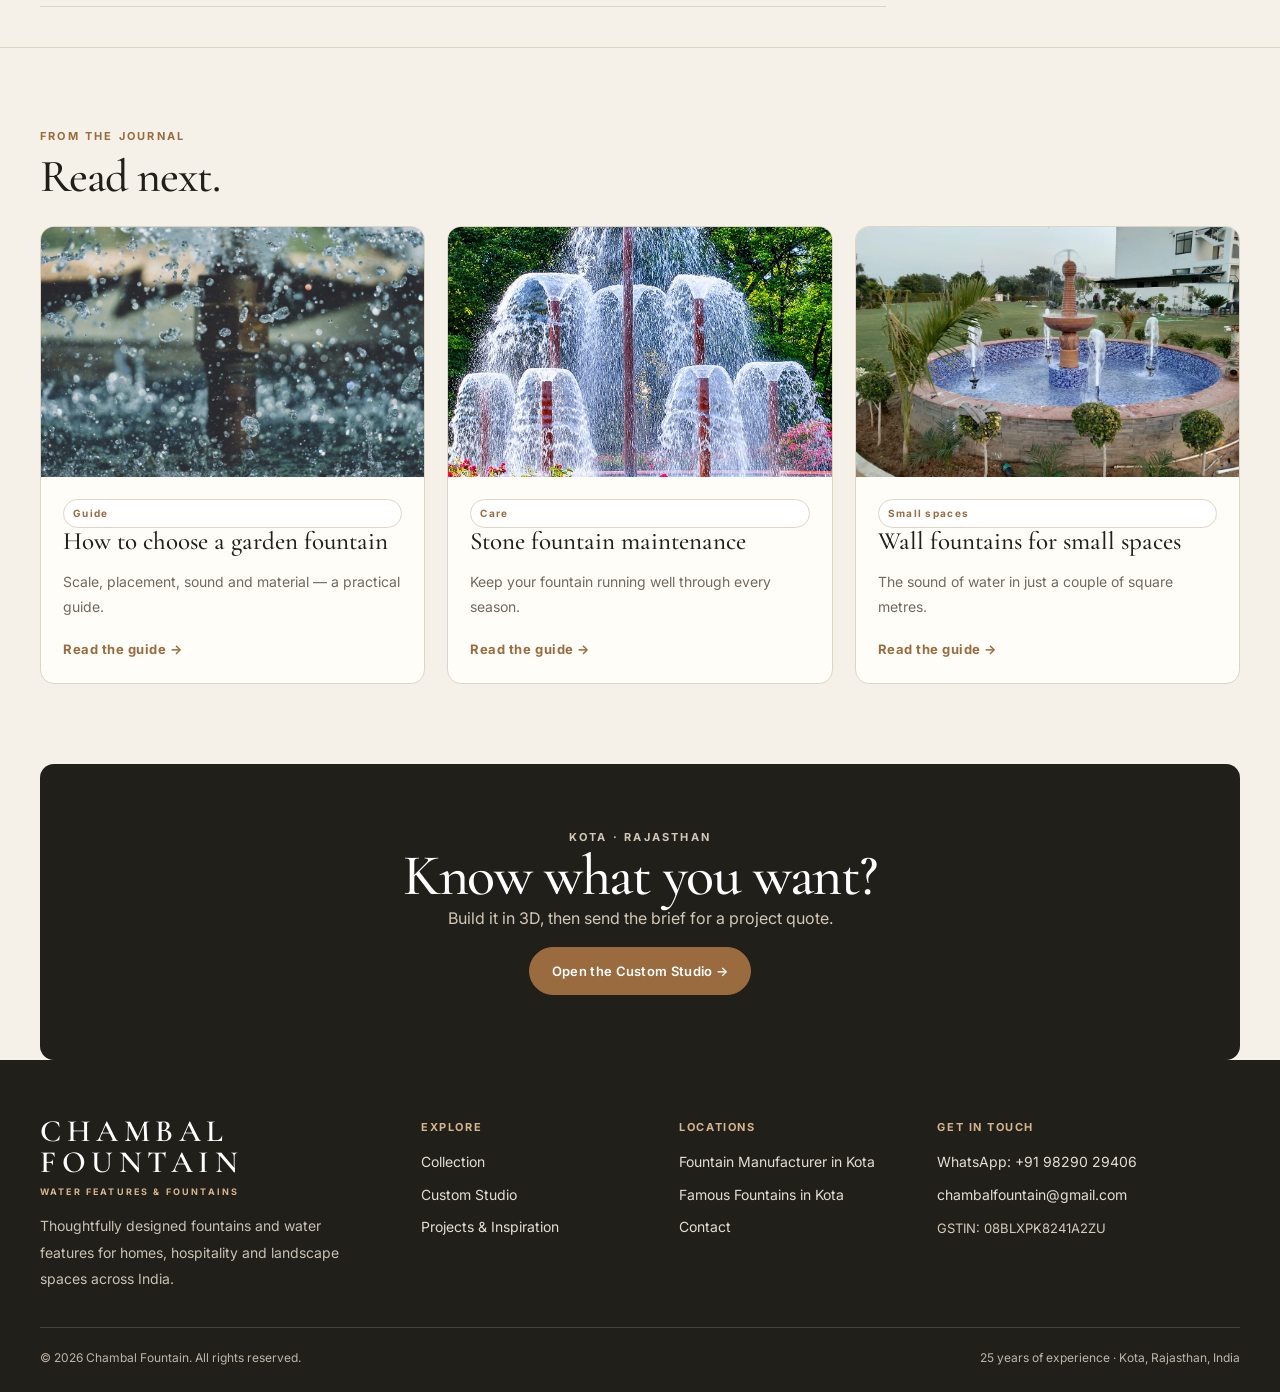
<file: blog-fountain-cost-kota.html>
<!doctype html>
<html lang="en">
  <head>
    <meta charset="utf-8">
    <meta name="viewport" content="width=device-width, initial-scale=1">
    <title>Fountain Cost in Kota: What Affects the Price? | Chambal Fountain</title>
    <meta name="robots" content="index, follow, max-image-preview:large">
    <link rel="canonical" href="https://www.chambalfountain.in/blog-fountain-cost-kota.html">
    <link rel="stylesheet" href="assets/css/style.css">
    <link rel="icon" type="image/svg+xml" href="assets/images/favicon.svg?v=3">
    <link rel="icon" type="image/png" sizes="32x32" href="assets/images/favicon.png?v=3">
    <link rel="shortcut icon" href="favicon.ico?v=3">
    <meta name="description" content="Wondering about fountain cost in Kota? Learn which factors shape a fountain quote — size, design, material, finish, pump, lighting and site work — and how to plan a realistic budget.">
    <meta name="keywords" content="fountain cost in Kota, fountain price in Kota, how much does a fountain cost, fountain rate Kota, fountain quote Kota, fountain manufacturer price Kota, garden fountain cost India, fountain budget guide, water feature cost Rajasthan, fountain in Kota price, fountain in kota, fountains in kota, kota fountain, fountain kota, fountain shop in kota, fountain near me, fountain manufacturer in Kota, fountain suppliers in Kota, Chambal Fountain Kota">
    <meta name="author" content="Chambal Fountain">
    <meta name="theme-color" content="#f5f1e9">
    <meta name="geo.region" content="IN-RJ">
    <meta name="geo.placename" content="Kota, Rajasthan, India">
    <meta name="geo.country" content="India">
    <link rel="sitemap" type="application/xml" href="/sitemap.xml">
    <meta property="og:type" content="article">
    <meta property="og:site_name" content="Chambal Fountain">
    <meta property="og:locale" content="en_IN">
    <meta property="og:url" content="https://www.chambalfountain.in/blog-fountain-cost-kota.html">
    <meta property="og:title" content="Fountain Cost in Kota: What Affects the Price?">
    <meta property="og:description" content="A clear look at the factors behind a fountain quote in Kota, and how to plan a realistic budget for your project.">
    <meta property="og:image" content="https://www.chambalfountain.in/assets/images/studio-design.jpg">
    <meta property="og:image:alt" content="Custom fountain design drawing">
    <meta name="twitter:card" content="summary_large_image">
    <meta name="twitter:title" content="Fountain Cost in Kota: What Affects the Price?">
    <meta name="twitter:description" content="Understand what goes into a fountain quote before you plan your budget.">
    <meta name="twitter:image" content="https://www.chambalfountain.in/assets/images/studio-design.jpg">
    <script type="application/ld+json">
    {
      "@context": "https://schema.org",
      "@graph": [
        {
          "@type": "WebPage",
          "@id": "https://www.chambalfountain.in/blog-fountain-cost-kota.html#webpage",
          "url": "https://www.chambalfountain.in/blog-fountain-cost-kota.html",
          "name": "Fountain Cost in Kota: What Affects the Price?",
          "description": "The factors that shape a fountain quote in Kota — size, material, finish, pump, lighting and site work.",
          "isPartOf": { "@id": "https://www.chambalfountain.in/#website" },
          "about": { "@id": "https://www.chambalfountain.in/#organization" },
          "inLanguage": "en-IN"
        },
        {
          "@type": "BlogPosting",
          "@id": "https://www.chambalfountain.in/blog-fountain-cost-kota.html#article",
          "headline": "Fountain Cost in Kota: What Affects the Price?",
          "description": "A clear look at the factors behind a fountain quote in Kota, and how to plan a realistic budget.",
          "image": "https://www.chambalfountain.in/assets/images/studio-design.jpg",
          "datePublished": "2026-11-21",
          "dateModified": "2026-11-21",
          "author": { "@id": "https://www.chambalfountain.in/#organization" },
          "publisher": { "@id": "https://www.chambalfountain.in/#organization" },
          "mainEntityOfPage": { "@id": "https://www.chambalfountain.in/blog-fountain-cost-kota.html#webpage" },
          "inLanguage": "en-IN"
        },
        {
          "@type": "BreadcrumbList",
          "@id": "https://www.chambalfountain.in/blog-fountain-cost-kota.html#breadcrumb",
          "itemListElement": [
            { "@type": "ListItem", "position": 1, "name": "Home", "item": "https://www.chambalfountain.in/" },
            { "@type": "ListItem", "position": 2, "name": "Products", "item": "https://www.chambalfountain.in/products.html" },
            { "@type": "ListItem", "position": 3, "name": "Fountain Cost in Kota", "item": "https://www.chambalfountain.in/blog-fountain-cost-kota.html" }
          ]
        },
        {
          "@type": "FAQPage",
          "@id": "https://www.chambalfountain.in/blog-fountain-cost-kota.html#faq",
          "mainEntity": [
            { "@type": "Question", "name": "How much does a fountain cost in Kota?", "acceptedAnswer": { "@type": "Answer", "text": "There is no single price: the cost depends on size, design complexity, material and finish, pump and lighting choices, and site conditions. Chambal Fountain prepares project-based quotations in rupees after reviewing the requirements rather than displaying a fixed online price list." } },
            { "@type": "Question", "name": "Why do fountain prices vary so much?", "acceptedAnswer": { "@type": "Answer", "text": "Two fountains of similar size can differ because of carving detail, the stone or finish used, the number of water levels, pump capacity, lighting and the work needed at the site. Always compare what is included in a quote, not just the headline number." } },
            { "@type": "Question", "name": "Does the price include installation?", "acceptedAnswer": { "@type": "Answer", "text": "Packing, delivery and installation arrangements are discussed for each project and reflected in the quotation. Share your location and site details so the quote matches your actual requirements." } },
            { "@type": "Question", "name": "How can I control my fountain budget?", "acceptedAnswer": { "@type": "Answer", "text": "Keep the design focused, choose a finish that suits the space, and decide early whether lighting or a larger pump matters to you. Share a realistic budget range when you enquire — it helps shape a design that fits." } },
            { "@type": "Question", "name": "How do I get a fountain quote in Kota?", "acceptedAnswer": { "@type": "Answer", "text": "Use the Custom Studio to build a 3D design and send the brief on WhatsApp, or message +91 98290 29406 with your space dimensions, preferred style, a site photograph and your approximate budget." } }
          ]
        }
      ]
    }
    </script>
  </head>
  <body>
    <header><div class="wrap nav"><a class="logo" href="index.html" aria-label="Chambal Fountain home">CHAMBAL <br> FOUNTAIN<small>WATER FEATURES &amp; FOUNTAINS</small></a><button class="menu-toggle" type="button" aria-expanded="false" aria-label="Open navigation">☰</button><nav aria-label="Main navigation"><a href="index.html">Home</a><a href="products.html">Products</a><a href="collection.html">Collection</a><a href="studio.html">Custom Studio</a><a href="projects.html">Projects</a><a href="contact.html">Contact</a></nav><a class="btn nav-cta" href="contact.html">Enquire Now <span aria-hidden="true">↗</span></a></div></header>

    <main>
      <div class="wrap page-hero">
        <p class="eyebrow">Journal · Budget Guide</p>
        <h1>What affects fountain <em>cost in Kota?</em></h1>
        <p class="sub">A fountain is a made-to-order project, not a fixed-price product. Here is what goes into the quote — and how to plan a budget that makes sense.</p>
      </div>

      <div class="wrap article-layout">
        <article class="article-main">
          <div class="article-meta"><span class="pill">Budget Guide</span><span>By Chambal Fountain · Kota</span><span>Updated 21 November 2026</span><span>6 min read</span></div>

          <p class="article-lead">The first question most people ask is "how much does a fountain cost?" The honest answer is that it depends on the project. Understanding the factors behind the number makes the conversation much more useful.</p>

          <div class="article-note"><strong>Our approach</strong>Chambal Fountain does not publish a fixed online price list. Each quotation is prepared in rupees after reviewing the design, material and site requirements — so the number matches what you actually want.</div>

          <h2>1. Size and visual scale</h2>
          <p>Size is the most obvious factor. A compact wall fountain and a broad garden centrepiece are very different projects. But it is not only about physical measurements — the visual scale matters too. A fountain designed to be seen from a distance needs a stronger presence than one seen from a chair two metres away.</p>

          <h2>2. Design complexity</h2>
          <p>A simple single-bowl design takes far less work than a multi-tier fountain with detailed carving. Every additional level, curve or sculptural element adds to the design and making time. If you are working to a budget, a clean, well-proportioned design often gives a better result than a complicated one done poorly.</p>

          <h2>3. Material and finish</h2>
          <p>The stone or stone-inspired finish you choose affects both the look and the cost. Smooth, simple finishes are generally easier to work with; layered or intricately textured finishes take more effort. Ask what each finish involves and how it ages outdoors before you decide.</p>

          <h2>4. Water system: pump and flow</h2>
          <p>The pump has to move the right volume of water for the design. A taller fall or a wider spread needs more capacity. Features such as adjustable flow, multiple outlets or a lighting setup add to the system. Choosing these early avoids surprises later.</p>

          <h2>5. Lighting and extras</h2>
          <p>Lighting can transform a fountain after dark, but it is an additional system with its own power and maintenance needs. Decide whether it matters for your space. The same applies to any special water treatment or additional features.</p>

          <h2>6. Site conditions and installation</h2>
          <p>A level base, nearby power and clear access make a project straightforward. A site that needs preparation, careful access or extra work affects the overall cost. This is why a photograph and a few measurements are worth sharing at the enquiry stage.</p>
          <p><a class="text-link" href="blog-garden-fountain-guide.html">Read our garden fountain selection guide →</a></p>

          <h2>How to compare quotes fairly</h2>
          <ul>
            <li>Check what is included: design, material, pump, lighting, packing and delivery.</li>
            <li>Ask whether installation support is part of the quote.</li>
            <li>Confirm the exact finish and size, not just the design name.</li>
            <li>Ask about care requirements so you know the long-term commitment.</li>
          </ul>
          <p>A lower number that leaves out important parts is rarely cheaper in the end.</p>

          <h2>Planning a realistic budget</h2>
          <p>Start with the space and the feeling you want, then decide where the money matters most — a stronger material, a more detailed design, or lighting. Sharing an approximate budget range when you enquire helps shape a design that fits it from the beginning.</p>

          <h2>Get a quote for your fountain in Kota</h2>
          <p>You can build a 3D design in the Custom Studio and send the complete brief on WhatsApp, or simply message with your dimensions, a site photograph, preferred style and budget range. The team reviews the requirements and prepares a project-based quote.</p>
          <p><a class="btn bronze" href="https://wa.me/919829029406?text=Hello%20Chambal%20Fountain%2C%20I%27d%20like%20a%20fountain%20quote%20for%20my%20space%20in%20Kota." target="_blank" rel="noopener">Request a quote on WhatsApp ↗</a></p>

          <h2>Frequently asked questions</h2>
          <div class="faq-list">
            <details class="faq-item"><summary>How much does a fountain cost in Kota?</summary><div class="faq-answer"><p>It depends on size, design complexity, material and finish, pump and lighting choices and site conditions. We prepare project-based quotations in rupees after reviewing your requirements, rather than listing a fixed price.</p></div></details>
            <details class="faq-item"><summary>Why do fountain prices vary so much?</summary><div class="faq-answer"><p>Carving detail, material, number of water levels, pump capacity, lighting and site work all differ between projects. Compare what is included in a quote rather than only the headline number.</p></div></details>
            <details class="faq-item"><summary>Does the price include installation?</summary><div class="faq-answer"><p>Packing, delivery and installation arrangements are discussed per project and reflected in the quote. Share your location and site details for an accurate answer.</p></div></details>
            <details class="faq-item"><summary>How can I control my fountain budget?</summary><div class="faq-answer"><p>Keep the design focused, choose a suitable finish, decide early on lighting and pump needs, and share a realistic budget range when you enquire.</p></div></details>
            <details class="faq-item"><summary>How do I get a fountain quote in Kota?</summary><div class="faq-answer"><p>Build a design in the 3D studio and send the brief on WhatsApp, or message +91 98290 29406 with your dimensions, style, a site photo and your approximate budget.</p></div></details>
          </div>
        </article>

        <aside class="article-aside">
          <div class="aside-card"><strong>Quote checklist</strong><ul><li>Space dimensions + photo</li><li>Preferred style or reference</li><li>Indoor or outdoor</li><li>Lighting: yes / no</li><li>Approximate budget</li><li>Site location</li></ul></div>
          <div class="aside-card"><strong>Ask for a quote</strong><p>Share a few details and we'll prepare a project-based quotation in rupees.</p><a class="btn bronze" href="https://wa.me/919829029406" target="_blank" rel="noopener">WhatsApp us ↗</a><p class="small">You review and send the message yourself inside WhatsApp.</p></div>
          <div class="aside-card"><strong>More reading</strong><ul><li><a href="fountain-manufacturer-kota.html">Fountain manufacturer in Kota</a></li><li><a href="blog-garden-fountain-guide.html">Choosing a garden fountain</a></li><li><a href="blog-stone-fountain-maintenance.html">Stone fountain maintenance</a></li></ul></div>
        </aside>
      </div>

      <section class="related-section"><div class="wrap"><p class="eyebrow">From the journal</p><h2>Read next.</h2><div class="grid3">
        <article class="card"><div class="ph"><img src="assets/images/hero-fountain.jpg" alt="Garden fountain" loading="lazy"></div><div class="bd"><span class="pill">Guide</span><h3>How to choose a garden fountain</h3><p>Scale, placement, sound and material — a practical guide.</p><a class="text-link" href="blog-garden-fountain-guide.html">Read the guide →</a></div></article>
        <article class="card"><div class="ph"><img src="assets/images/fountain-detail.jpg" alt="Stone fountain" loading="lazy"></div><div class="bd"><span class="pill">Care</span><h3>Stone fountain maintenance</h3><p>Keep your fountain running well through every season.</p><a class="text-link" href="blog-stone-fountain-maintenance.html">Read the guide →</a></div></article>
        <article class="card"><div class="ph"><img src="assets/images/collection-parete.jpg" alt="Wall fountain" loading="lazy"></div><div class="bd"><span class="pill">Small spaces</span><h3>Wall fountains for small spaces</h3><p>The sound of water in just a couple of square metres.</p><a class="text-link" href="blog-wall-fountain-small-spaces.html">Read the guide →</a></div></article>
      </div></div></section>

      <section><div class="wrap"><div class="cta"><p class="kicker">Kota · Rajasthan</p><h2>Know what you want?</h2><p>Build it in 3D, then send the brief for a project quote.</p><a class="btn" href="studio.html">Open the Custom Studio →</a></div></div></section>
    </main>

    <footer><div class="wrap"><div class="footer-main"><div class="footer-brand"><a class="logo" href="index.html">CHAMBAL FOUNTAIN<small>WATER FEATURES &amp; FOUNTAINS</small></a><p>Thoughtfully designed fountains and water features for homes, hospitality and landscape spaces across India.</p></div><div class="foot"><strong>Explore</strong><a href="collection.html">Collection</a><a href="studio.html">Custom Studio</a><a href="projects.html">Projects &amp; Inspiration</a></div><div class="foot"><strong>Locations</strong><a href="fountain-manufacturer-kota.html">Fountain Manufacturer in Kota</a><a href="famous-fountains-in-kota.html">Famous Fountains in Kota</a><a href="contact.html">Contact</a></div><div class="foot footer-contact"><strong>Get in touch</strong><a href="https://wa.me/919829029406" target="_blank" rel="noopener">WhatsApp: +91 98290 29406</a><a href="mailto:chambalfountain@gmail.com">chambalfountain@gmail.com</a><p>GSTIN: 08BLXPK8241A2ZU</p></div></div><div class="footer-bottom"><span>© <span class="year">2026</span> Chambal Fountain. All rights reserved.</span><span>25 years of experience · Kota, Rajasthan, India</span></div></div></footer>
    <script src="assets/js/main.js"></script>
  </body>
</html>
</file>
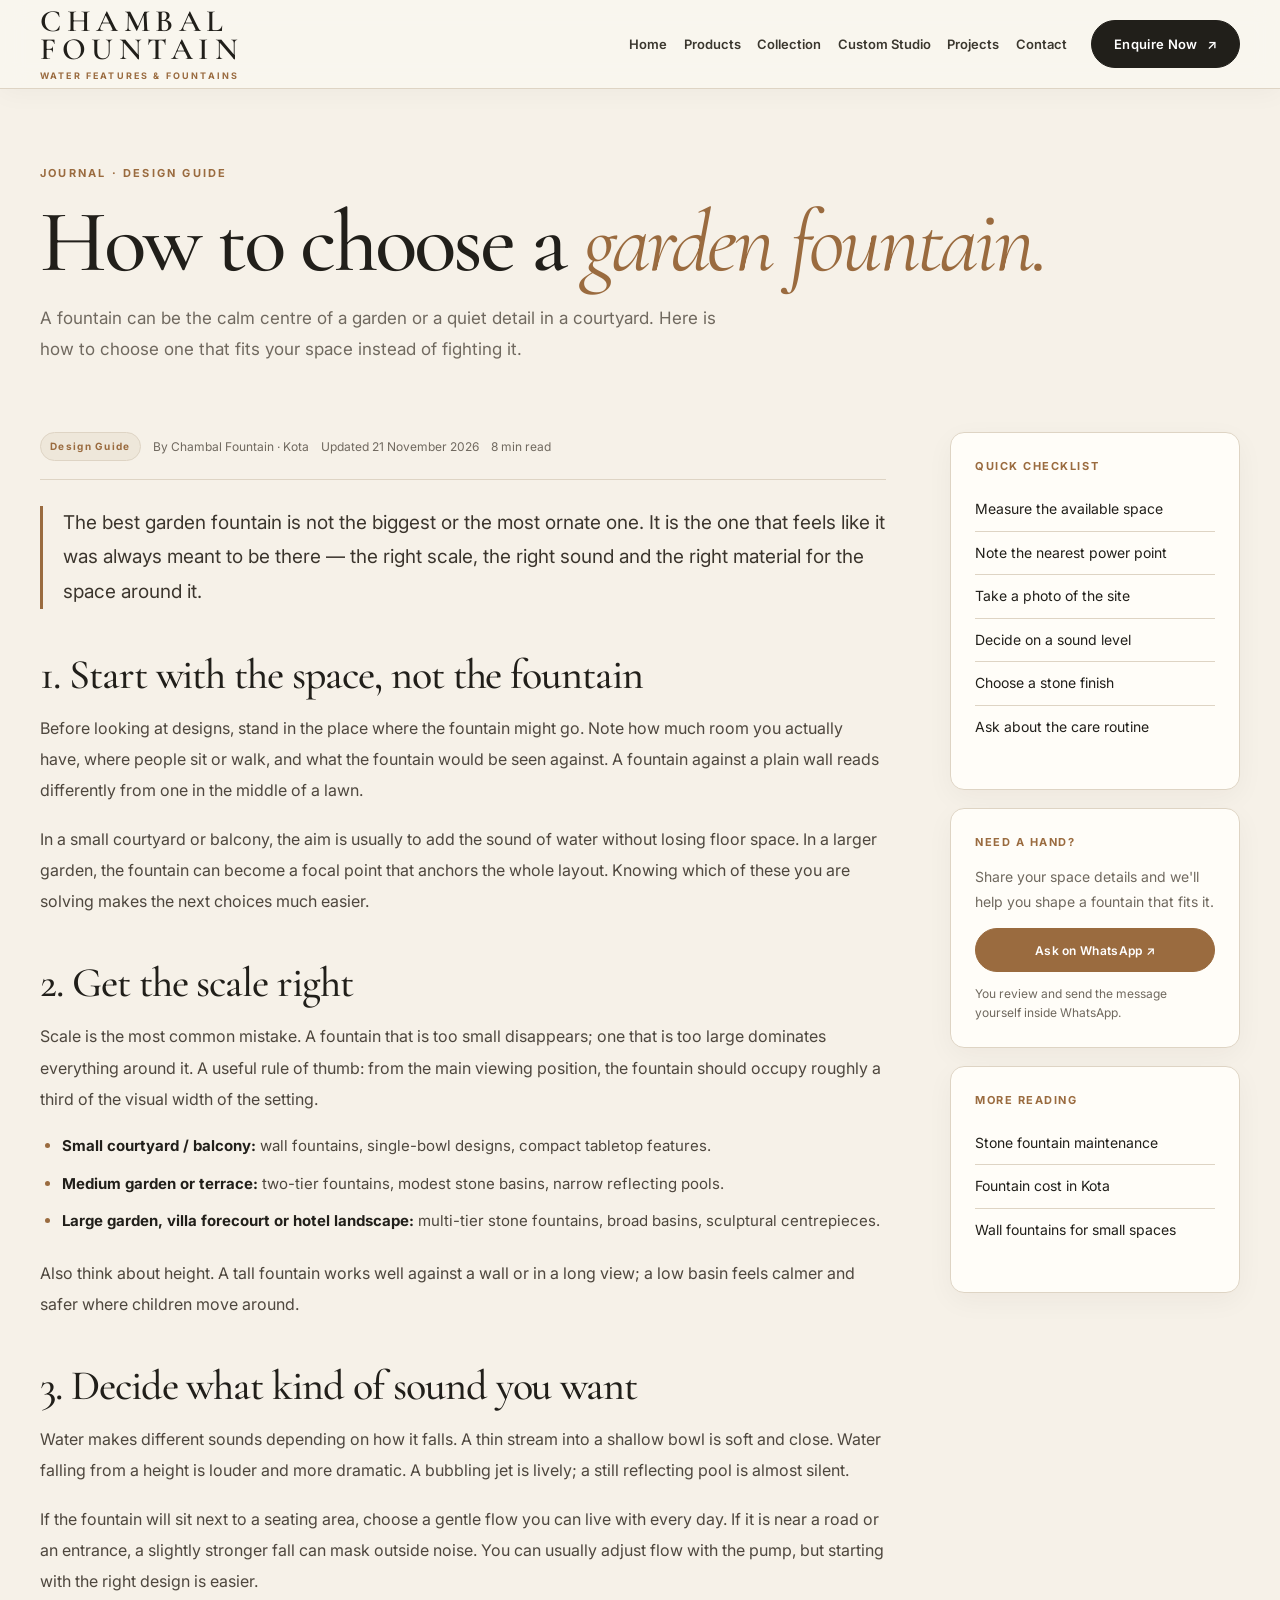
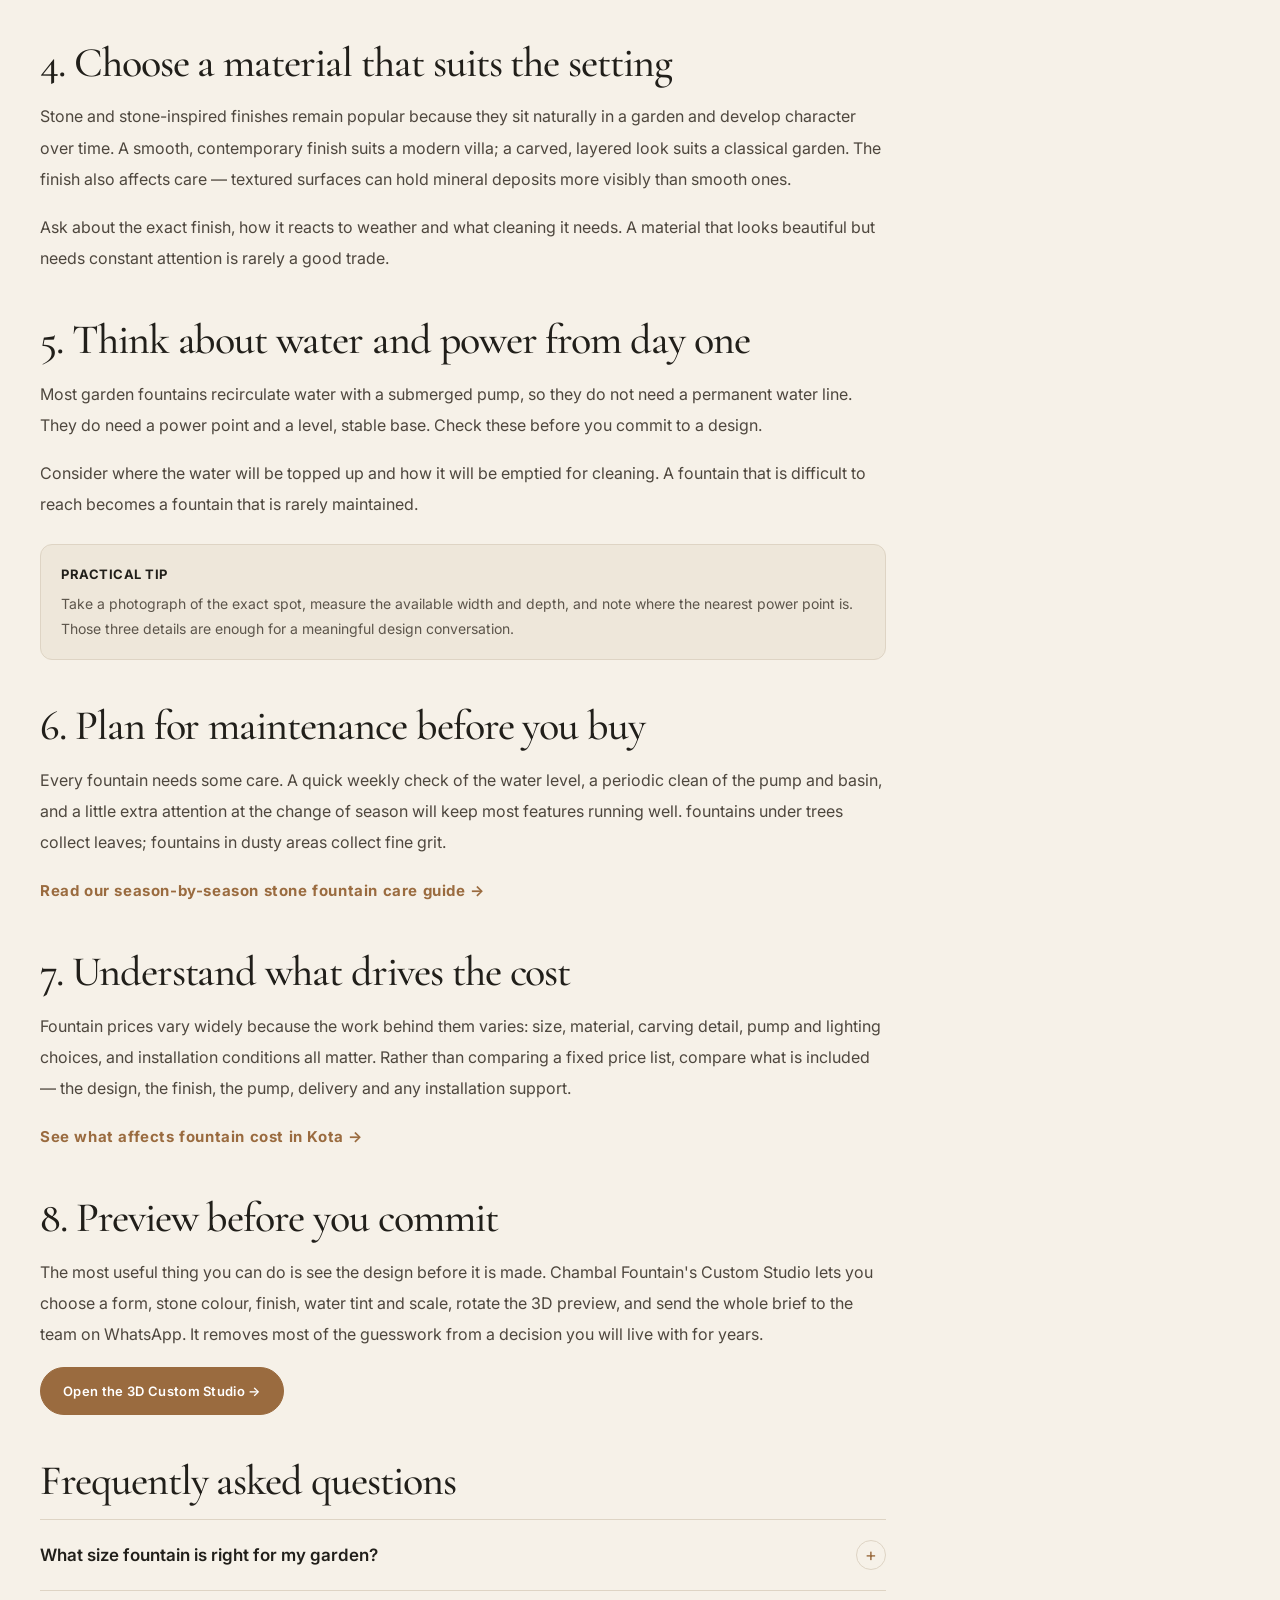
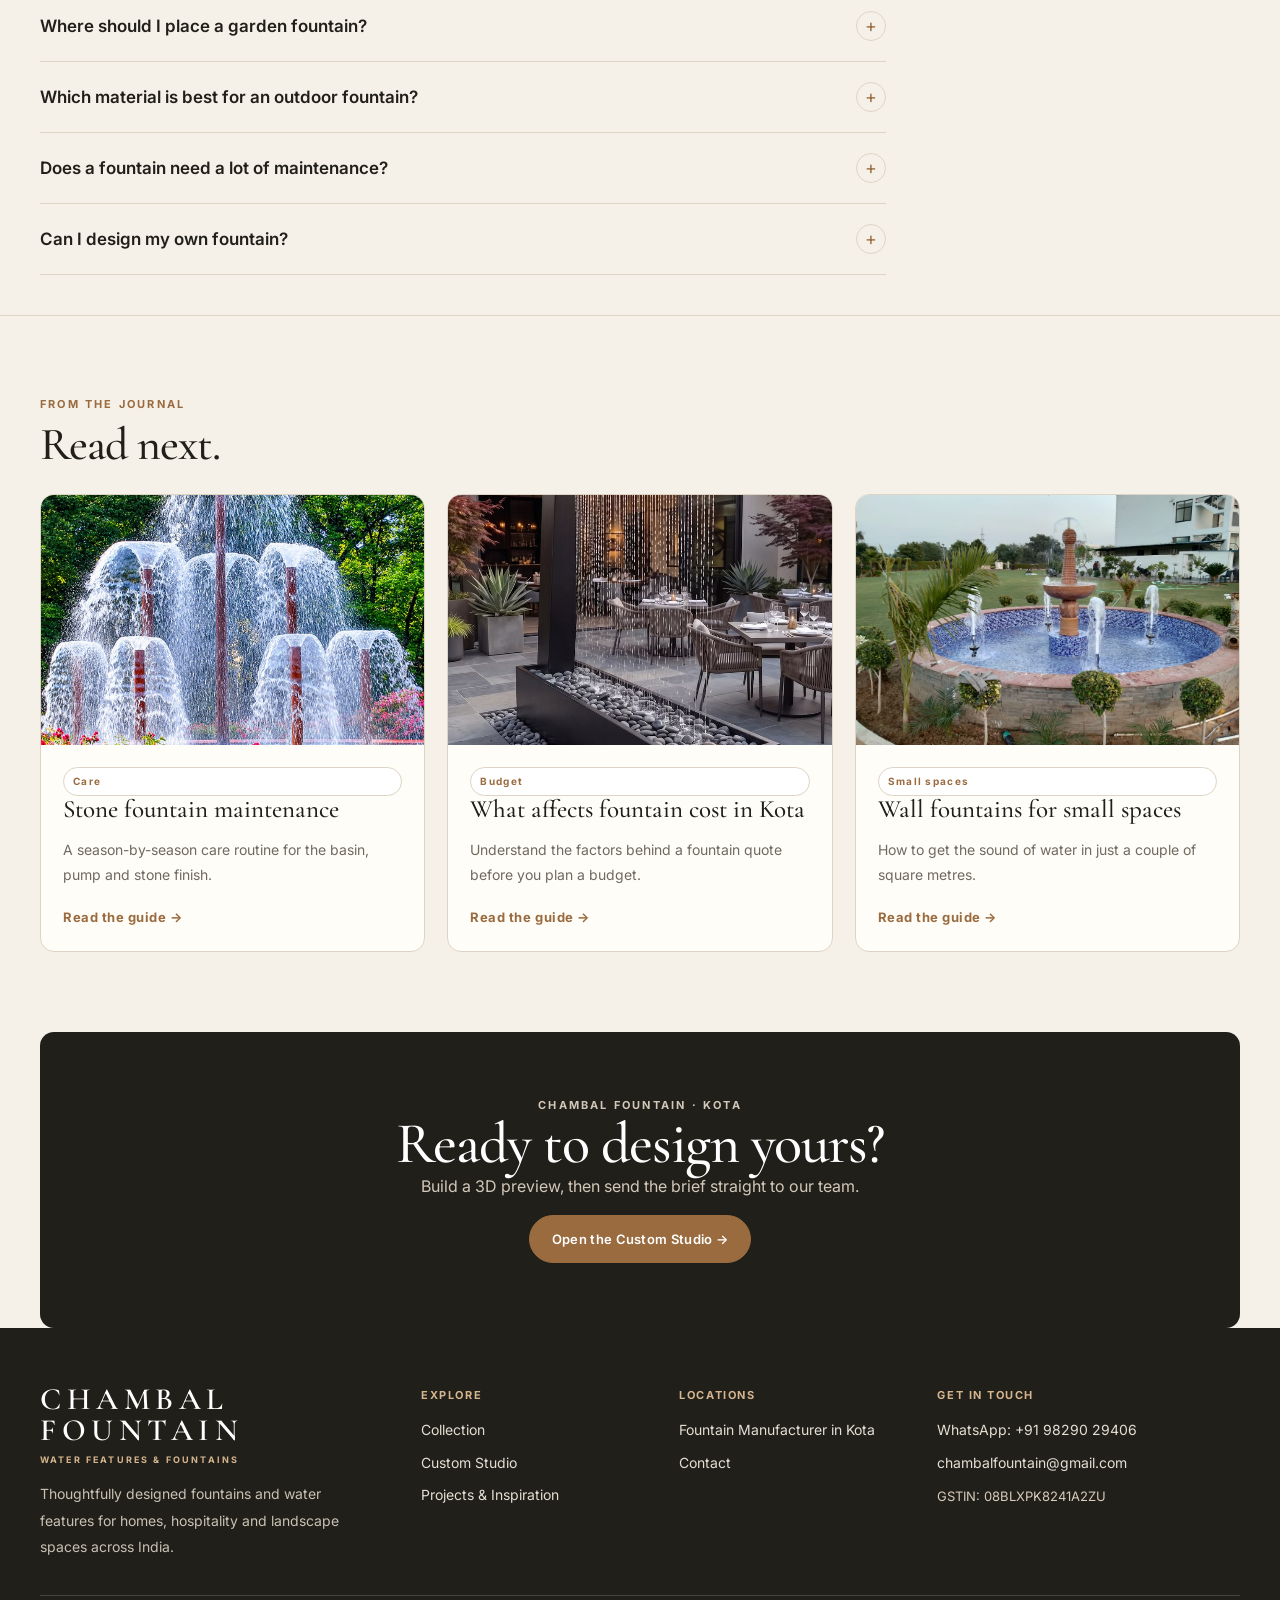
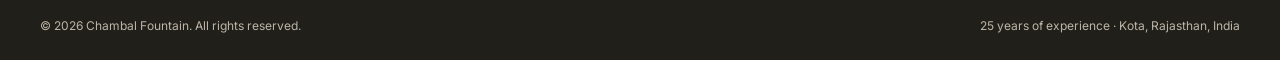
<file: blog-garden-fountain-guide.html>
<!doctype html>
<html lang="en">
  <head>
    <meta charset="utf-8">
    <meta name="viewport" content="width=device-width, initial-scale=1">
    <title>How to Choose a Garden Fountain: A Practical Guide | Chambal Fountain</title>
    <meta name="robots" content="index, follow, max-image-preview:large">
    <link rel="canonical" href="https://www.chambalfountain.in/blog-garden-fountain-guide.html">
    <link rel="stylesheet" href="assets/css/style.css">
    <link rel="icon" type="image/svg+xml" href="assets/images/favicon.svg?v=3">
    <link rel="icon" type="image/png" sizes="32x32" href="assets/images/favicon.png?v=3">
    <link rel="shortcut icon" href="favicon.ico?v=3">
    <meta name="description" content="A practical guide to choosing a garden fountain: how to pick the right scale, placement, material, sound and water feature for your home, courtyard or landscape. By Chambal Fountain, Kota.">
    <meta name="keywords" content="how to choose a garden fountain, garden fountain design tips, garden fountain ideas India, garden fountain Kota, outdoor fountain guide, fountain placement tips, best fountain for garden, water feature guide, fountain in kota, fountains in kota, kota fountain, fountain kota, fountain shop in kota, fountain near me, fountain manufacturer in Kota, fountain suppliers in Kota, Chambal Fountain Kota">
    <meta name="author" content="Chambal Fountain">
    <meta name="theme-color" content="#f5f1e9">
    <meta name="geo.region" content="IN">
    <meta name="geo.country" content="India">
    <link rel="sitemap" type="application/xml" href="/sitemap.xml">
    <meta property="og:type" content="article">
    <meta property="og:site_name" content="Chambal Fountain">
    <meta property="og:locale" content="en_IN">
    <meta property="og:url" content="https://www.chambalfountain.in/blog-garden-fountain-guide.html">
    <meta property="og:title" content="How to Choose a Garden Fountain: A Practical Guide">
    <meta property="og:description" content="Scale, placement, sound, material and maintenance — everything to consider before you choose a garden fountain.">
    <meta property="og:image" content="https://www.chambalfountain.in/assets/images/hero-fountain.jpg">
    <meta property="og:image:alt" content="Garden fountain inspiration from Chambal Fountain">
    <meta name="twitter:card" content="summary_large_image">
    <meta name="twitter:title" content="How to Choose a Garden Fountain: A Practical Guide">
    <meta name="twitter:description" content="A practical guide to choosing a garden fountain that fits your space, budget and lifestyle.">
    <meta name="twitter:image" content="https://www.chambalfountain.in/assets/images/hero-fountain.jpg">
    <script type="application/ld+json">
    {
      "@context": "https://schema.org",
      "@graph": [
        {
          "@type": "WebPage",
          "@id": "https://www.chambalfountain.in/blog-garden-fountain-guide.html#webpage",
          "url": "https://www.chambalfountain.in/blog-garden-fountain-guide.html",
          "name": "How to Choose a Garden Fountain: A Practical Guide",
          "description": "A practical guide to choosing a garden fountain: scale, placement, material, sound, water and maintenance.",
          "isPartOf": { "@id": "https://www.chambalfountain.in/#website" },
          "about": { "@id": "https://www.chambalfountain.in/#organization" },
          "inLanguage": "en-IN"
        },
        {
          "@type": "BlogPosting",
          "@id": "https://www.chambalfountain.in/blog-garden-fountain-guide.html#article",
          "headline": "How to Choose a Garden Fountain: A Practical Guide",
          "description": "Scale, placement, sound, material and maintenance — everything to consider before you choose a garden fountain.",
          "image": "https://www.chambalfountain.in/assets/images/hero-fountain.jpg",
          "datePublished": "2026-11-21",
          "dateModified": "2026-11-21",
          "author": { "@id": "https://www.chambalfountain.in/#organization" },
          "publisher": { "@id": "https://www.chambalfountain.in/#organization" },
          "mainEntityOfPage": { "@id": "https://www.chambalfountain.in/blog-garden-fountain-guide.html#webpage" },
          "inLanguage": "en-IN"
        },
        {
          "@type": "BreadcrumbList",
          "@id": "https://www.chambalfountain.in/blog-garden-fountain-guide.html#breadcrumb",
          "itemListElement": [
            { "@type": "ListItem", "position": 1, "name": "Home", "item": "https://www.chambalfountain.in/" },
            { "@type": "ListItem", "position": 2, "name": "Products", "item": "https://www.chambalfountain.in/products.html" },
            { "@type": "ListItem", "position": 3, "name": "How to Choose a Garden Fountain", "item": "https://www.chambalfountain.in/blog-garden-fountain-guide.html" }
          ]
        },
        {
          "@type": "FAQPage",
          "@id": "https://www.chambalfountain.in/blog-garden-fountain-guide.html#faq",
          "mainEntity": [
            { "@type": "Question", "name": "What size fountain is right for my garden?", "acceptedAnswer": { "@type": "Answer", "text": "A fountain should feel proportional to the space around it. For a small courtyard, a wall fountain or a compact single-bowl design is usually enough. Larger gardens can carry a tiered stone fountain or a reflecting pool. Stand at the main viewing point and imagine the fountain filling roughly a third of the visual width." } },
            { "@type": "Question", "name": "Where should I place a garden fountain?", "acceptedAnswer": { "@type": "Answer", "text": "Place it where it can be seen and heard from a seating area or entrance. A level, stable surface and access to power for the pump matter more than the exact spot. Avoid placing it directly under heavy tree cover if you want to reduce leaf debris in the water." } },
            { "@type": "Question", "name": "Which material is best for an outdoor fountain?", "acceptedAnswer": { "@type": "Answer", "text": "Stone and stone-inspired finishes are popular because they age well and sit naturally in a garden. The right choice depends on the look you want and how much care you are willing to give it. Ask about the finish and its care routine before you decide." } },
            { "@type": "Question", "name": "Does a fountain need a lot of maintenance?", "acceptedAnswer": { "@type": "Answer", "text": "Most small fountains need a quick water-level check and occasional cleaning of the pump and basin. Simple routines done regularly prevent most problems. Seasonal care becomes more important in places with cold winters or heavy monsoon rain." } },
            { "@type": "Question", "name": "Can I design my own fountain?", "acceptedAnswer": { "@type": "Answer", "text": "Yes. A reference photograph, a sketch or a clear description is enough to start a custom design. Chambal Fountain's 3D studio lets you choose the form, colour, finish, water tint and scale before a project quote is prepared." } }
          ]
        }
      ]
    }
    </script>
  </head>
  <body>
    <header><div class="wrap nav"><a class="logo" href="index.html" aria-label="Chambal Fountain home">CHAMBAL <br> FOUNTAIN<small>WATER FEATURES &amp; FOUNTAINS</small></a><button class="menu-toggle" type="button" aria-expanded="false" aria-label="Open navigation">☰</button><nav aria-label="Main navigation"><a href="index.html">Home</a><a href="products.html">Products</a><a href="collection.html">Collection</a><a href="studio.html">Custom Studio</a><a href="projects.html">Projects</a><a href="contact.html">Contact</a></nav><a class="btn nav-cta" href="contact.html">Enquire Now <span aria-hidden="true">↗</span></a></div></header>

    <main>
      <div class="wrap page-hero">
        <p class="eyebrow">Journal · Design Guide</p>
        <h1>How to choose a <em>garden fountain.</em></h1>
        <p class="sub">A fountain can be the calm centre of a garden or a quiet detail in a courtyard. Here is how to choose one that fits your space instead of fighting it.</p>
      </div>

      <div class="wrap article-layout">
        <article class="article-main">
          <div class="article-meta"><span class="pill">Design Guide</span><span>By Chambal Fountain · Kota</span><span>Updated 21 November 2026</span><span>8 min read</span></div>

          <p class="article-lead">The best garden fountain is not the biggest or the most ornate one. It is the one that feels like it was always meant to be there — the right scale, the right sound and the right material for the space around it.</p>

          <h2>1. Start with the space, not the fountain</h2>
          <p>Before looking at designs, stand in the place where the fountain might go. Note how much room you actually have, where people sit or walk, and what the fountain would be seen against. A fountain against a plain wall reads differently from one in the middle of a lawn.</p>
          <p>In a small courtyard or balcony, the aim is usually to add the sound of water without losing floor space. In a larger garden, the fountain can become a focal point that anchors the whole layout. Knowing which of these you are solving makes the next choices much easier.</p>

          <h2>2. Get the scale right</h2>
          <p>Scale is the most common mistake. A fountain that is too small disappears; one that is too large dominates everything around it. A useful rule of thumb: from the main viewing position, the fountain should occupy roughly a third of the visual width of the setting.</p>
          <ul>
            <li><strong>Small courtyard / balcony:</strong> wall fountains, single-bowl designs, compact tabletop features.</li>
            <li><strong>Medium garden or terrace:</strong> two-tier fountains, modest stone basins, narrow reflecting pools.</li>
            <li><strong>Large garden, villa forecourt or hotel landscape:</strong> multi-tier stone fountains, broad basins, sculptural centrepieces.</li>
          </ul>
          <p>Also think about height. A tall fountain works well against a wall or in a long view; a low basin feels calmer and safer where children move around.</p>

          <h2>3. Decide what kind of sound you want</h2>
          <p>Water makes different sounds depending on how it falls. A thin stream into a shallow bowl is soft and close. Water falling from a height is louder and more dramatic. A bubbling jet is lively; a still reflecting pool is almost silent.</p>
          <p>If the fountain will sit next to a seating area, choose a gentle flow you can live with every day. If it is near a road or an entrance, a slightly stronger fall can mask outside noise. You can usually adjust flow with the pump, but starting with the right design is easier.</p>

          <h2>4. Choose a material that suits the setting</h2>
          <p>Stone and stone-inspired finishes remain popular because they sit naturally in a garden and develop character over time. A smooth, contemporary finish suits a modern villa; a carved, layered look suits a classical garden. The finish also affects care — textured surfaces can hold mineral deposits more visibly than smooth ones.</p>
          <p>Ask about the exact finish, how it reacts to weather and what cleaning it needs. A material that looks beautiful but needs constant attention is rarely a good trade.</p>

          <h2>5. Think about water and power from day one</h2>
          <p>Most garden fountains recirculate water with a submerged pump, so they do not need a permanent water line. They do need a power point and a level, stable base. Check these before you commit to a design.</p>
          <p>Consider where the water will be topped up and how it will be emptied for cleaning. A fountain that is difficult to reach becomes a fountain that is rarely maintained.</p>

          <div class="article-note"><strong>Practical tip</strong>Take a photograph of the exact spot, measure the available width and depth, and note where the nearest power point is. Those three details are enough for a meaningful design conversation.</div>

          <h2>6. Plan for maintenance before you buy</h2>
          <p>Every fountain needs some care. A quick weekly check of the water level, a periodic clean of the pump and basin, and a little extra attention at the change of season will keep most features running well. fountains under trees collect leaves; fountains in dusty areas collect fine grit.</p>
          <p><a class="text-link" href="blog-stone-fountain-maintenance.html">Read our season-by-season stone fountain care guide →</a></p>

          <h2>7. Understand what drives the cost</h2>
          <p>Fountain prices vary widely because the work behind them varies: size, material, carving detail, pump and lighting choices, and installation conditions all matter. Rather than comparing a fixed price list, compare what is included — the design, the finish, the pump, delivery and any installation support.</p>
          <p><a class="text-link" href="blog-fountain-cost-kota.html">See what affects fountain cost in Kota →</a></p>

          <h2>8. Preview before you commit</h2>
          <p>The most useful thing you can do is see the design before it is made. Chambal Fountain's Custom Studio lets you choose a form, stone colour, finish, water tint and scale, rotate the 3D preview, and send the whole brief to the team on WhatsApp. It removes most of the guesswork from a decision you will live with for years.</p>
          <p><a class="btn bronze" href="studio.html">Open the 3D Custom Studio →</a></p>

          <h2>Frequently asked questions</h2>
          <div class="faq-list">
            <details class="faq-item"><summary>What size fountain is right for my garden?</summary><div class="faq-answer"><p>A fountain should feel proportional to the space. From the main viewing point, it should occupy roughly a third of the visual width. Small courtyards suit wall or single-bowl designs; larger gardens can carry tiered stone fountains or reflecting pools.</p></div></details>
            <details class="faq-item"><summary>Where should I place a garden fountain?</summary><div class="faq-answer"><p>Somewhere it can be seen and heard from a seating area or entrance. A level, stable surface and access to power matter most. Avoid heavy tree cover if you want fewer leaves in the water.</p></div></details>
            <details class="faq-item"><summary>Which material is best for an outdoor fountain?</summary><div class="faq-answer"><p>Stone and stone-inspired finishes age well and sit naturally in a garden. The right choice depends on the look you want and the care you are willing to give it — ask about the finish and its care routine.</p></div></details>
            <details class="faq-item"><summary>Does a fountain need a lot of maintenance?</summary><div class="faq-answer"><p>Most need a quick water-level check and occasional pump and basin cleaning. Regular small routines prevent most problems; seasonal care matters more in cold winters or heavy monsoon rain.</p></div></details>
            <details class="faq-item"><summary>Can I design my own fountain?</summary><div class="faq-answer"><p>Yes. A reference photograph, sketch or clear description is enough to start. The 3D studio lets you choose form, colour, finish, water tint and scale before a quote is prepared.</p></div></details>
          </div>
        </article>

        <aside class="article-aside">
          <div class="aside-card"><strong>Quick checklist</strong><ul><li>Measure the available space</li><li>Note the nearest power point</li><li>Take a photo of the site</li><li>Decide on a sound level</li><li>Choose a stone finish</li><li>Ask about the care routine</li></ul></div>
          <div class="aside-card"><strong>Need a hand?</strong><p>Share your space details and we'll help you shape a fountain that fits it.</p><a class="btn bronze" href="https://wa.me/919829029406?text=Hello%20Chambal%20Fountain%2C%20I%27d%20like%20advice%20on%20choosing%20a%20garden%20fountain." target="_blank" rel="noopener">Ask on WhatsApp ↗</a><p class="small">You review and send the message yourself inside WhatsApp.</p></div>
          <div class="aside-card"><strong>More reading</strong><ul><li><a href="blog-stone-fountain-maintenance.html">Stone fountain maintenance</a></li><li><a href="blog-fountain-cost-kota.html">Fountain cost in Kota</a></li><li><a href="blog-wall-fountain-small-spaces.html">Wall fountains for small spaces</a></li></ul></div>
        </aside>
      </div>

      <section class="related-section"><div class="wrap"><p class="eyebrow">From the journal</p><h2>Read next.</h2><div class="grid3">
        <article class="card"><div class="ph"><img src="assets/images/fountain-detail.jpg" alt="Stone fountain detail" loading="lazy"></div><div class="bd"><span class="pill">Care</span><h3>Stone fountain maintenance</h3><p>A season-by-season care routine for the basin, pump and stone finish.</p><a class="text-link" href="blog-stone-fountain-maintenance.html">Read the guide →</a></div></article>
        <article class="card"><div class="ph"><img src="assets/images/studio-design.jpg" alt="Fountain design sketch" loading="lazy"></div><div class="bd"><span class="pill">Budget</span><h3>What affects fountain cost in Kota</h3><p>Understand the factors behind a fountain quote before you plan a budget.</p><a class="text-link" href="blog-fountain-cost-kota.html">Read the guide →</a></div></article>
        <article class="card"><div class="ph"><img src="assets/images/collection-parete.jpg" alt="Wall fountain" loading="lazy"></div><div class="bd"><span class="pill">Small spaces</span><h3>Wall fountains for small spaces</h3><p>How to get the sound of water in just a couple of square metres.</p><a class="text-link" href="blog-wall-fountain-small-spaces.html">Read the guide →</a></div></article>
      </div></div></section>

      <section><div class="wrap"><div class="cta"><p class="kicker">Chambal Fountain · Kota</p><h2>Ready to design yours?</h2><p>Build a 3D preview, then send the brief straight to our team.</p><a class="btn" href="studio.html">Open the Custom Studio →</a></div></div></section>
    </main>

    <footer><div class="wrap"><div class="footer-main"><div class="footer-brand"><a class="logo" href="index.html">CHAMBAL FOUNTAIN<small>WATER FEATURES &amp; FOUNTAINS</small></a><p>Thoughtfully designed fountains and water features for homes, hospitality and landscape spaces across India.</p></div><div class="foot"><strong>Explore</strong><a href="collection.html">Collection</a><a href="studio.html">Custom Studio</a><a href="projects.html">Projects &amp; Inspiration</a></div><div class="foot"><strong>Locations</strong><a href="fountain-manufacturer-kota.html">Fountain Manufacturer in Kota</a><a href="contact.html">Contact</a></div><div class="foot footer-contact"><strong>Get in touch</strong><a href="https://wa.me/919829029406" target="_blank" rel="noopener">WhatsApp: +91 98290 29406</a><a href="mailto:chambalfountain@gmail.com">chambalfountain@gmail.com</a><p>GSTIN: 08BLXPK8241A2ZU</p></div></div><div class="footer-bottom"><span>© <span class="year">2026</span> Chambal Fountain. All rights reserved.</span><span>25 years of experience · Kota, Rajasthan, India</span></div></div></footer>
    <script src="assets/js/main.js"></script>
  </body>
</html>
</file>
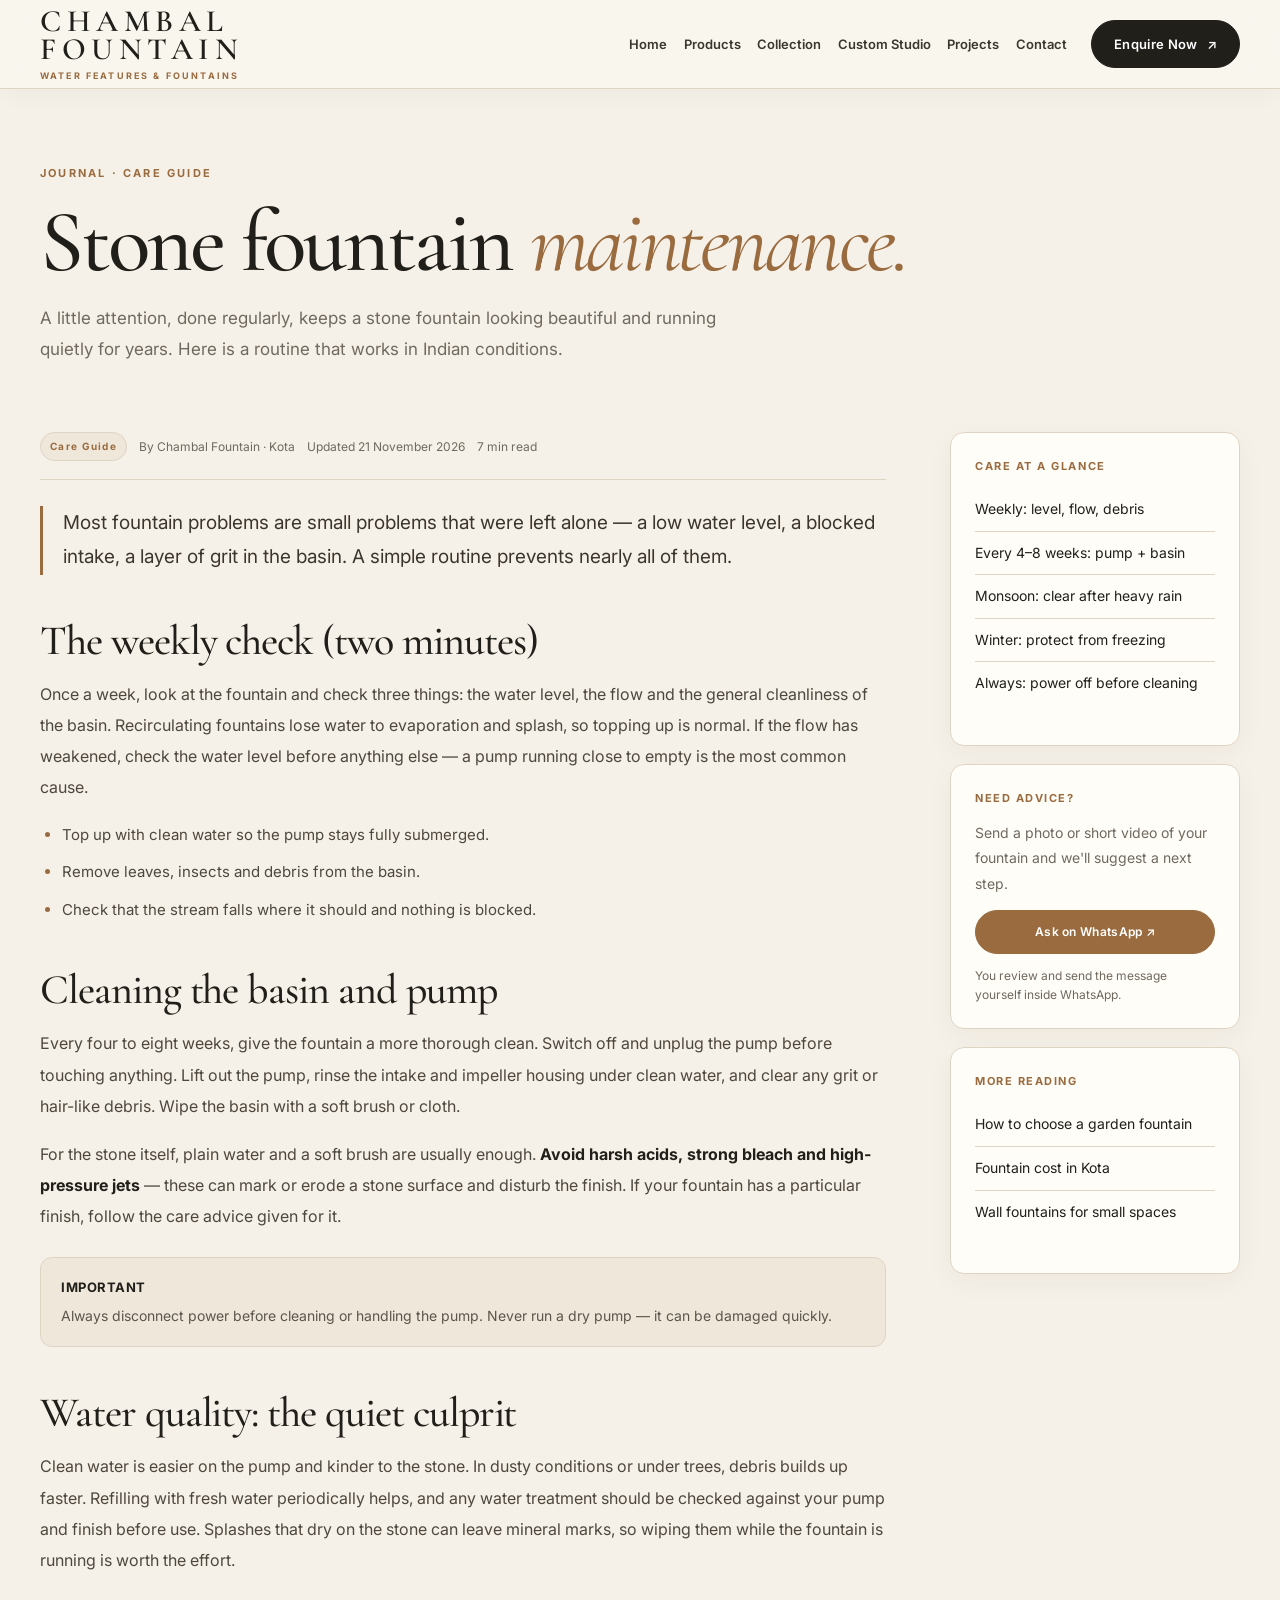
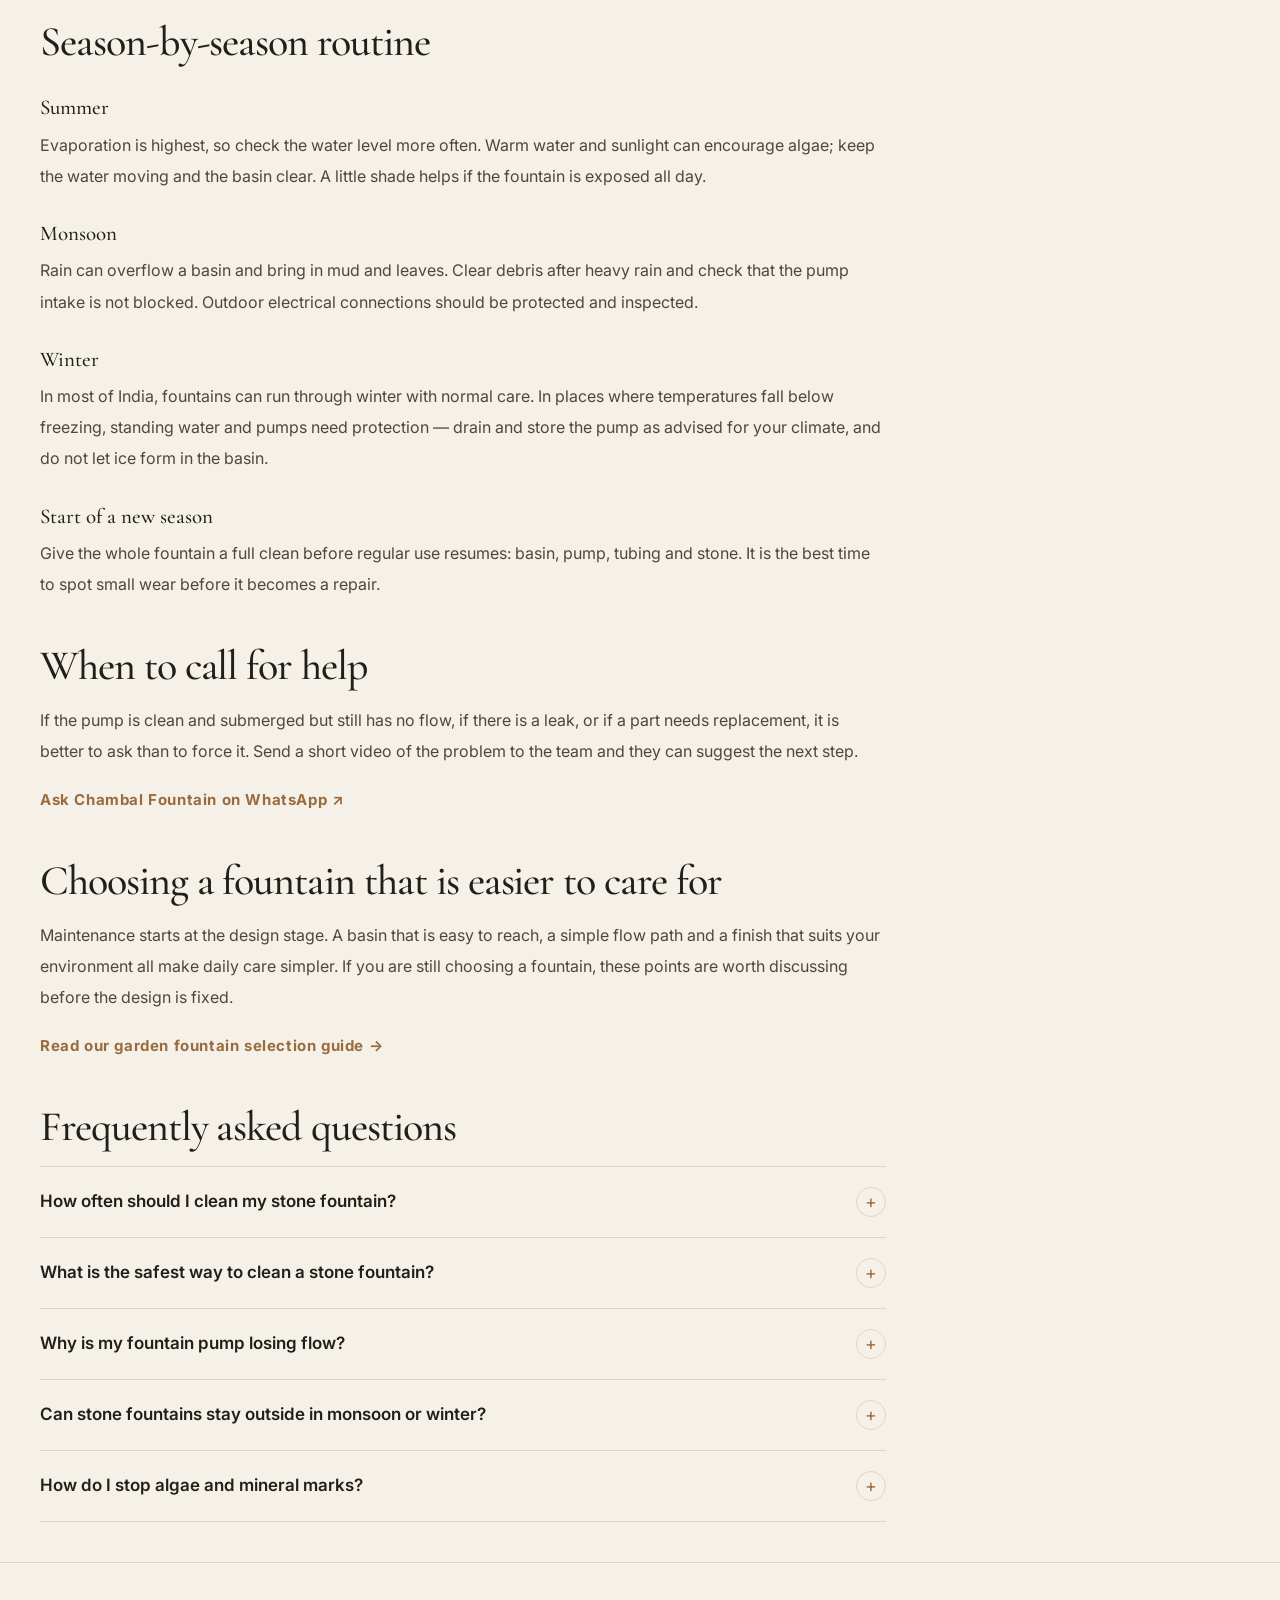
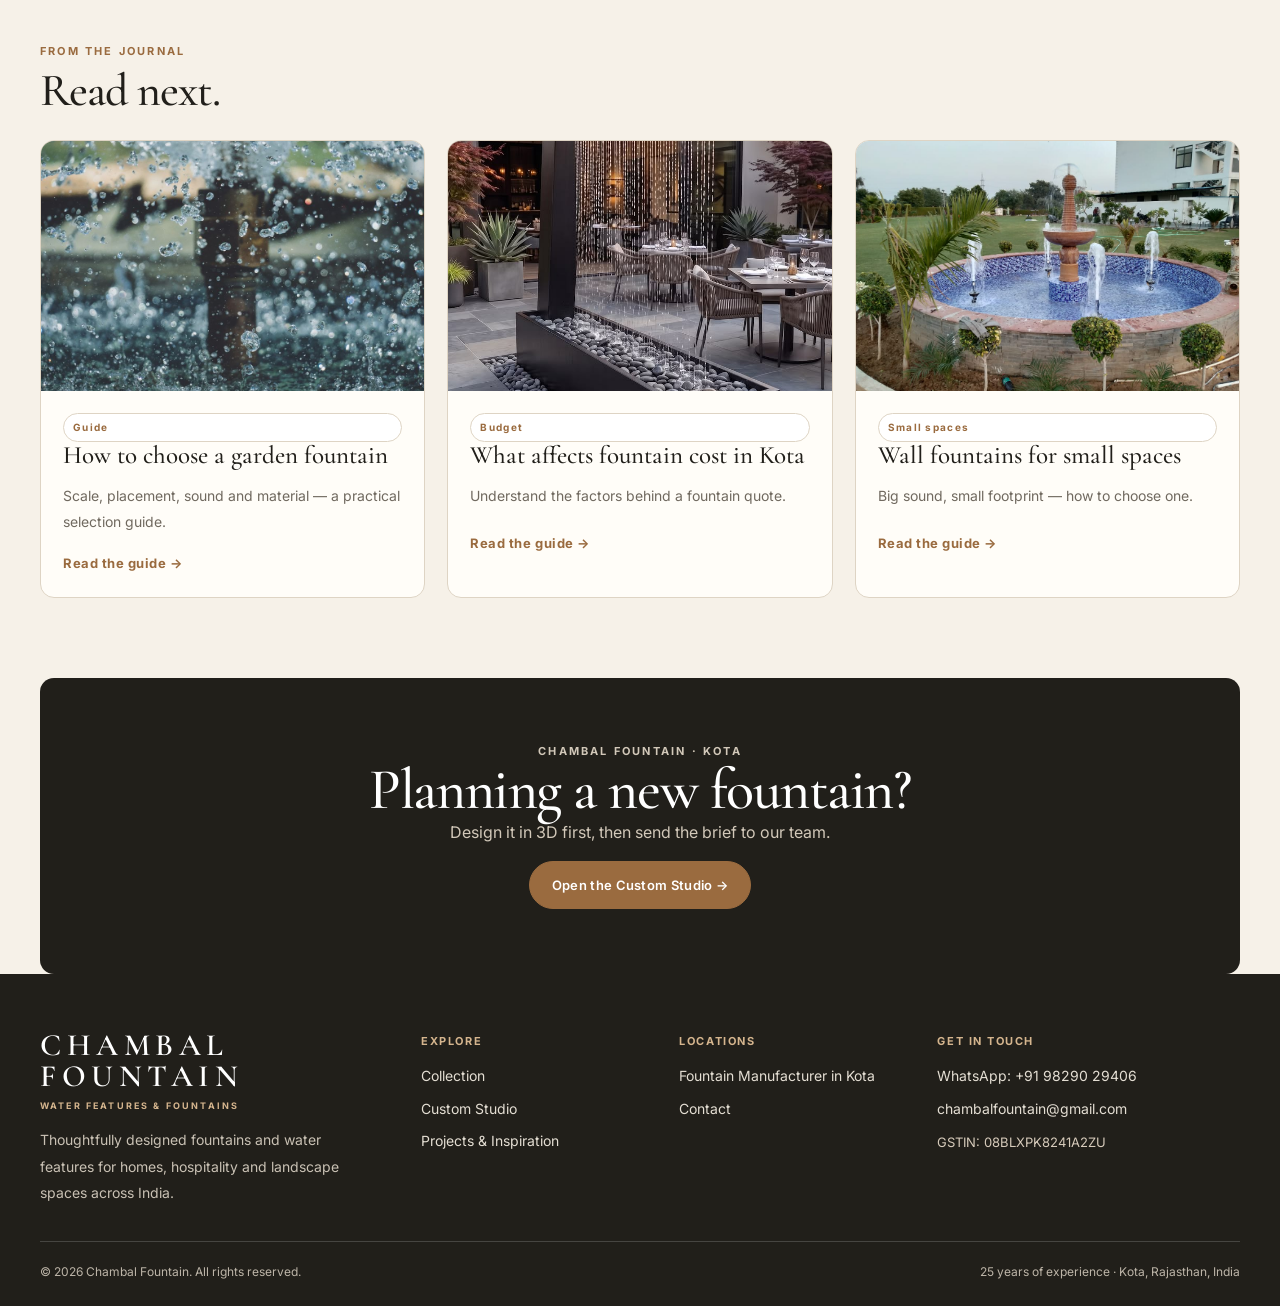
<file: blog-stone-fountain-maintenance.html>
<!doctype html>
<html lang="en">
  <head>
    <meta charset="utf-8">
    <meta name="viewport" content="width=device-width, initial-scale=1">
    <title>Stone Fountain Maintenance: A Season-by-Season Care Guide | Chambal Fountain</title>
    <meta name="robots" content="index, follow, max-image-preview:large">
    <link rel="canonical" href="https://www.chambalfountain.in/blog-stone-fountain-maintenance.html">
    <link rel="stylesheet" href="assets/css/style.css">
    <link rel="icon" type="image/svg+xml" href="assets/images/favicon.svg?v=3">
    <link rel="icon" type="image/png" sizes="32x32" href="assets/images/favicon.png?v=3">
    <link rel="shortcut icon" href="favicon.ico?v=3">
    <meta name="description" content="How to clean and maintain a stone fountain: a practical, season-by-season guide covering the basin, pump, water quality and stone finish. By Chambal Fountain, Kota.">
    <meta name="keywords" content="stone fountain maintenance, how to clean a stone fountain, garden fountain care, fountain pump maintenance, fountain cleaning tips, outdoor fountain maintenance, stone fountain care India, water feature maintenance, fountain in kota, fountains in kota, kota fountain, fountain kota, fountain shop in kota, fountain near me, fountain manufacturer in Kota, fountain suppliers in Kota, Chambal Fountain Kota">
    <meta name="author" content="Chambal Fountain">
    <meta name="theme-color" content="#f5f1e9">
    <meta name="geo.region" content="IN">
    <meta name="geo.country" content="India">
    <link rel="sitemap" type="application/xml" href="/sitemap.xml">
    <meta property="og:type" content="article">
    <meta property="og:site_name" content="Chambal Fountain">
    <meta property="og:locale" content="en_IN">
    <meta property="og:url" content="https://www.chambalfountain.in/blog-stone-fountain-maintenance.html">
    <meta property="og:title" content="Stone Fountain Maintenance: A Season-by-Season Care Guide">
    <meta property="og:description" content="A practical care routine for a stone fountain — basin, pump, water quality and finish, through every season.">
    <meta property="og:image" content="https://www.chambalfountain.in/assets/images/fountain-detail.jpg">
    <meta property="og:image:alt" content="Stone fountain detail">
    <meta name="twitter:card" content="summary_large_image">
    <meta name="twitter:title" content="Stone Fountain Maintenance: A Season-by-Season Care Guide">
    <meta name="twitter:description" content="Keep your stone fountain looking and running well with this simple care routine.">
    <meta name="twitter:image" content="https://www.chambalfountain.in/assets/images/fountain-detail.jpg">
    <script type="application/ld+json">
    {
      "@context": "https://schema.org",
      "@graph": [
        {
          "@type": "WebPage",
          "@id": "https://www.chambalfountain.in/blog-stone-fountain-maintenance.html#webpage",
          "url": "https://www.chambalfountain.in/blog-stone-fountain-maintenance.html",
          "name": "Stone Fountain Maintenance: A Season-by-Season Care Guide",
          "description": "A practical guide to cleaning and maintaining a stone fountain through the year.",
          "isPartOf": { "@id": "https://www.chambalfountain.in/#website" },
          "about": { "@id": "https://www.chambalfountain.in/#organization" },
          "inLanguage": "en-IN"
        },
        {
          "@type": "BlogPosting",
          "@id": "https://www.chambalfountain.in/blog-stone-fountain-maintenance.html#article",
          "headline": "Stone Fountain Maintenance: A Season-by-Season Care Guide",
          "description": "A practical care routine for a stone fountain — basin, pump, water quality and finish, through every season.",
          "image": "https://www.chambalfountain.in/assets/images/fountain-detail.jpg",
          "datePublished": "2026-11-21",
          "dateModified": "2026-11-21",
          "author": { "@id": "https://www.chambalfountain.in/#organization" },
          "publisher": { "@id": "https://www.chambalfountain.in/#organization" },
          "mainEntityOfPage": { "@id": "https://www.chambalfountain.in/blog-stone-fountain-maintenance.html#webpage" },
          "inLanguage": "en-IN"
        },
        {
          "@type": "BreadcrumbList",
          "@id": "https://www.chambalfountain.in/blog-stone-fountain-maintenance.html#breadcrumb",
          "itemListElement": [
            { "@type": "ListItem", "position": 1, "name": "Home", "item": "https://www.chambalfountain.in/" },
            { "@type": "ListItem", "position": 2, "name": "Products", "item": "https://www.chambalfountain.in/products.html" },
            { "@type": "ListItem", "position": 3, "name": "Stone Fountain Maintenance", "item": "https://www.chambalfountain.in/blog-stone-fountain-maintenance.html" }
          ]
        },
        {
          "@type": "FAQPage",
          "@id": "https://www.chambalfountain.in/blog-stone-fountain-maintenance.html#faq",
          "mainEntity": [
            { "@type": "Question", "name": "How often should I clean my stone fountain?", "acceptedAnswer": { "@type": "Answer", "text": "Give it a quick visual check and top up the water weekly. Clean the basin and pump every four to eight weeks, more often if the fountain is under trees or in a dusty area. A full clean at the change of each season is a good habit." } },
            { "@type": "Question", "name": "What is the safest way to clean a stone fountain?", "acceptedAnswer": { "@type": "Answer", "text": "Turn off and unplug the pump first. Remove loose debris, then wipe the stone with a soft brush or cloth and plain water. Avoid harsh acids, strong bleach and high-pressure jets on stone — they can damage the surface and finish. Follow the care advice given for your specific finish." } },
            { "@type": "Question", "name": "Why is my fountain pump losing flow?", "acceptedAnswer": { "@type": "Answer", "text": "The usual causes are a low water level, a blocked intake, a clogged filter or an impeller covered in debris. Check these in that order before assuming the pump has failed. Many flow problems are solved by a simple clean." } },
            { "@type": "Question", "name": "Can stone fountains stay outside in monsoon or winter?", "acceptedAnswer": { "@type": "Answer", "text": "Outdoor fountains are made for weather, but heavy rain, falling leaves and freezing temperatures need extra attention. In monsoon, keep the water clean and clear debris often. In places where temperatures fall below freezing, drain and protect the pump and standing water as advised for your climate." } },
            { "@type": "Question", "name": "How do I stop algae and mineral marks?", "acceptedAnswer": { "@type": "Answer", "text": "Keep the water moving, reduce direct sunlight where possible, clean the basin regularly and use the right water treatment only if recommended for your pump and finish. Wiping splashes on the stone before they dry helps prevent mineral marks." } }
          ]
        }
      ]
    }
    </script>
  </head>
  <body>
    <header><div class="wrap nav"><a class="logo" href="index.html" aria-label="Chambal Fountain home">CHAMBAL <br> FOUNTAIN<small>WATER FEATURES &amp; FOUNTAINS</small></a><button class="menu-toggle" type="button" aria-expanded="false" aria-label="Open navigation">☰</button><nav aria-label="Main navigation"><a href="index.html">Home</a><a href="products.html">Products</a><a href="collection.html">Collection</a><a href="studio.html">Custom Studio</a><a href="projects.html">Projects</a><a href="contact.html">Contact</a></nav><a class="btn nav-cta" href="contact.html">Enquire Now <span aria-hidden="true">↗</span></a></div></header>

    <main>
      <div class="wrap page-hero">
        <p class="eyebrow">Journal · Care Guide</p>
        <h1>Stone fountain <em>maintenance.</em></h1>
        <p class="sub">A little attention, done regularly, keeps a stone fountain looking beautiful and running quietly for years. Here is a routine that works in Indian conditions.</p>
      </div>

      <div class="wrap article-layout">
        <article class="article-main">
          <div class="article-meta"><span class="pill">Care Guide</span><span>By Chambal Fountain · Kota</span><span>Updated 21 November 2026</span><span>7 min read</span></div>

          <p class="article-lead">Most fountain problems are small problems that were left alone — a low water level, a blocked intake, a layer of grit in the basin. A simple routine prevents nearly all of them.</p>

          <h2>The weekly check (two minutes)</h2>
          <p>Once a week, look at the fountain and check three things: the water level, the flow and the general cleanliness of the basin. Recirculating fountains lose water to evaporation and splash, so topping up is normal. If the flow has weakened, check the water level before anything else — a pump running close to empty is the most common cause.</p>
          <ul>
            <li>Top up with clean water so the pump stays fully submerged.</li>
            <li>Remove leaves, insects and debris from the basin.</li>
            <li>Check that the stream falls where it should and nothing is blocked.</li>
          </ul>

          <h2>Cleaning the basin and pump</h2>
          <p>Every four to eight weeks, give the fountain a more thorough clean. Switch off and unplug the pump before touching anything. Lift out the pump, rinse the intake and impeller housing under clean water, and clear any grit or hair-like debris. Wipe the basin with a soft brush or cloth.</p>
          <p>For the stone itself, plain water and a soft brush are usually enough. <strong>Avoid harsh acids, strong bleach and high-pressure jets</strong> — these can mark or erode a stone surface and disturb the finish. If your fountain has a particular finish, follow the care advice given for it.</p>

          <div class="article-note"><strong>Important</strong>Always disconnect power before cleaning or handling the pump. Never run a dry pump — it can be damaged quickly.</div>

          <h2>Water quality: the quiet culprit</h2>
          <p>Clean water is easier on the pump and kinder to the stone. In dusty conditions or under trees, debris builds up faster. Refilling with fresh water periodically helps, and any water treatment should be checked against your pump and finish before use. Splashes that dry on the stone can leave mineral marks, so wiping them while the fountain is running is worth the effort.</p>

          <h2>Season-by-season routine</h2>
          <h3>Summer</h3>
          <p>Evaporation is highest, so check the water level more often. Warm water and sunlight can encourage algae; keep the water moving and the basin clear. A little shade helps if the fountain is exposed all day.</p>
          <h3>Monsoon</h3>
          <p>Rain can overflow a basin and bring in mud and leaves. Clear debris after heavy rain and check that the pump intake is not blocked. Outdoor electrical connections should be protected and inspected.</p>
          <h3>Winter</h3>
          <p>In most of India, fountains can run through winter with normal care. In places where temperatures fall below freezing, standing water and pumps need protection — drain and store the pump as advised for your climate, and do not let ice form in the basin.</p>
          <h3>Start of a new season</h3>
          <p>Give the whole fountain a full clean before regular use resumes: basin, pump, tubing and stone. It is the best time to spot small wear before it becomes a repair.</p>

          <h2>When to call for help</h2>
          <p>If the pump is clean and submerged but still has no flow, if there is a leak, or if a part needs replacement, it is better to ask than to force it. Send a short video of the problem to the team and they can suggest the next step.</p>
          <p><a class="text-link" href="https://wa.me/919829029406?text=Hello%20Chambal%20Fountain%2C%20I%20have%20a%20question%20about%20maintaining%20my%20fountain." target="_blank" rel="noopener">Ask Chambal Fountain on WhatsApp ↗</a></p>

          <h2>Choosing a fountain that is easier to care for</h2>
          <p>Maintenance starts at the design stage. A basin that is easy to reach, a simple flow path and a finish that suits your environment all make daily care simpler. If you are still choosing a fountain, these points are worth discussing before the design is fixed.</p>
          <p><a class="text-link" href="blog-garden-fountain-guide.html">Read our garden fountain selection guide →</a></p>

          <h2>Frequently asked questions</h2>
          <div class="faq-list">
            <details class="faq-item"><summary>How often should I clean my stone fountain?</summary><div class="faq-answer"><p>Check weekly and top up as needed. Clean the basin and pump every four to eight weeks, more often under trees or in dusty areas. A full seasonal clean is a good habit.</p></div></details>
            <details class="faq-item"><summary>What is the safest way to clean a stone fountain?</summary><div class="faq-answer"><p>Switch off and unplug the pump. Remove loose debris, then wipe the stone with a soft brush or cloth and plain water. Avoid harsh acids, strong bleach and high-pressure jets.</p></div></details>
            <details class="faq-item"><summary>Why is my fountain pump losing flow?</summary><div class="faq-answer"><p>Usually a low water level, blocked intake, clogged filter or debris on the impeller. Check these in order before assuming the pump has failed — a simple clean often fixes it.</p></div></details>
            <details class="faq-item"><summary>Can stone fountains stay outside in monsoon or winter?</summary><div class="faq-answer"><p>Yes, with extra attention. Clear debris after heavy rain, protect electrical connections, and in freezing climates drain standing water and protect or store the pump.</p></div></details>
            <details class="faq-item"><summary>How do I stop algae and mineral marks?</summary><div class="faq-answer"><p>Keep water moving, reduce harsh direct sun where possible, clean regularly, and use treatments only if suitable for your pump and finish. Wipe splashes before they dry.</p></div></details>
          </div>
        </article>

        <aside class="article-aside">
          <div class="aside-card"><strong>Care at a glance</strong><ul><li>Weekly: level, flow, debris</li><li>Every 4–8 weeks: pump + basin</li><li>Monsoon: clear after heavy rain</li><li>Winter: protect from freezing</li><li>Always: power off before cleaning</li></ul></div>
          <div class="aside-card"><strong>Need advice?</strong><p>Send a photo or short video of your fountain and we'll suggest a next step.</p><a class="btn bronze" href="https://wa.me/919829029406" target="_blank" rel="noopener">Ask on WhatsApp ↗</a><p class="small">You review and send the message yourself inside WhatsApp.</p></div>
          <div class="aside-card"><strong>More reading</strong><ul><li><a href="blog-garden-fountain-guide.html">How to choose a garden fountain</a></li><li><a href="blog-fountain-cost-kota.html">Fountain cost in Kota</a></li><li><a href="blog-wall-fountain-small-spaces.html">Wall fountains for small spaces</a></li></ul></div>
        </aside>
      </div>

      <section class="related-section"><div class="wrap"><p class="eyebrow">From the journal</p><h2>Read next.</h2><div class="grid3">
        <article class="card"><div class="ph"><img src="assets/images/hero-fountain.jpg" alt="Garden fountain" loading="lazy"></div><div class="bd"><span class="pill">Guide</span><h3>How to choose a garden fountain</h3><p>Scale, placement, sound and material — a practical selection guide.</p><a class="text-link" href="blog-garden-fountain-guide.html">Read the guide →</a></div></article>
        <article class="card"><div class="ph"><img src="assets/images/studio-design.jpg" alt="Fountain design" loading="lazy"></div><div class="bd"><span class="pill">Budget</span><h3>What affects fountain cost in Kota</h3><p>Understand the factors behind a fountain quote.</p><a class="text-link" href="blog-fountain-cost-kota.html">Read the guide →</a></div></article>
        <article class="card"><div class="ph"><img src="assets/images/collection-parete.jpg" alt="Wall fountain" loading="lazy"></div><div class="bd"><span class="pill">Small spaces</span><h3>Wall fountains for small spaces</h3><p>Big sound, small footprint — how to choose one.</p><a class="text-link" href="blog-wall-fountain-small-spaces.html">Read the guide →</a></div></article>
      </div></div></section>

      <section><div class="wrap"><div class="cta"><p class="kicker">Chambal Fountain · Kota</p><h2>Planning a new fountain?</h2><p>Design it in 3D first, then send the brief to our team.</p><a class="btn" href="studio.html">Open the Custom Studio →</a></div></div></section>
    </main>

    <footer><div class="wrap"><div class="footer-main"><div class="footer-brand"><a class="logo" href="index.html">CHAMBAL FOUNTAIN<small>WATER FEATURES &amp; FOUNTAINS</small></a><p>Thoughtfully designed fountains and water features for homes, hospitality and landscape spaces across India.</p></div><div class="foot"><strong>Explore</strong><a href="collection.html">Collection</a><a href="studio.html">Custom Studio</a><a href="projects.html">Projects &amp; Inspiration</a></div><div class="foot"><strong>Locations</strong><a href="fountain-manufacturer-kota.html">Fountain Manufacturer in Kota</a><a href="contact.html">Contact</a></div><div class="foot footer-contact"><strong>Get in touch</strong><a href="https://wa.me/919829029406" target="_blank" rel="noopener">WhatsApp: +91 98290 29406</a><a href="mailto:chambalfountain@gmail.com">chambalfountain@gmail.com</a><p>GSTIN: 08BLXPK8241A2ZU</p></div></div><div class="footer-bottom"><span>© <span class="year">2026</span> Chambal Fountain. All rights reserved.</span><span>25 years of experience · Kota, Rajasthan, India</span></div></div></footer>
    <script src="assets/js/main.js"></script>
  </body>
</html>
</file>
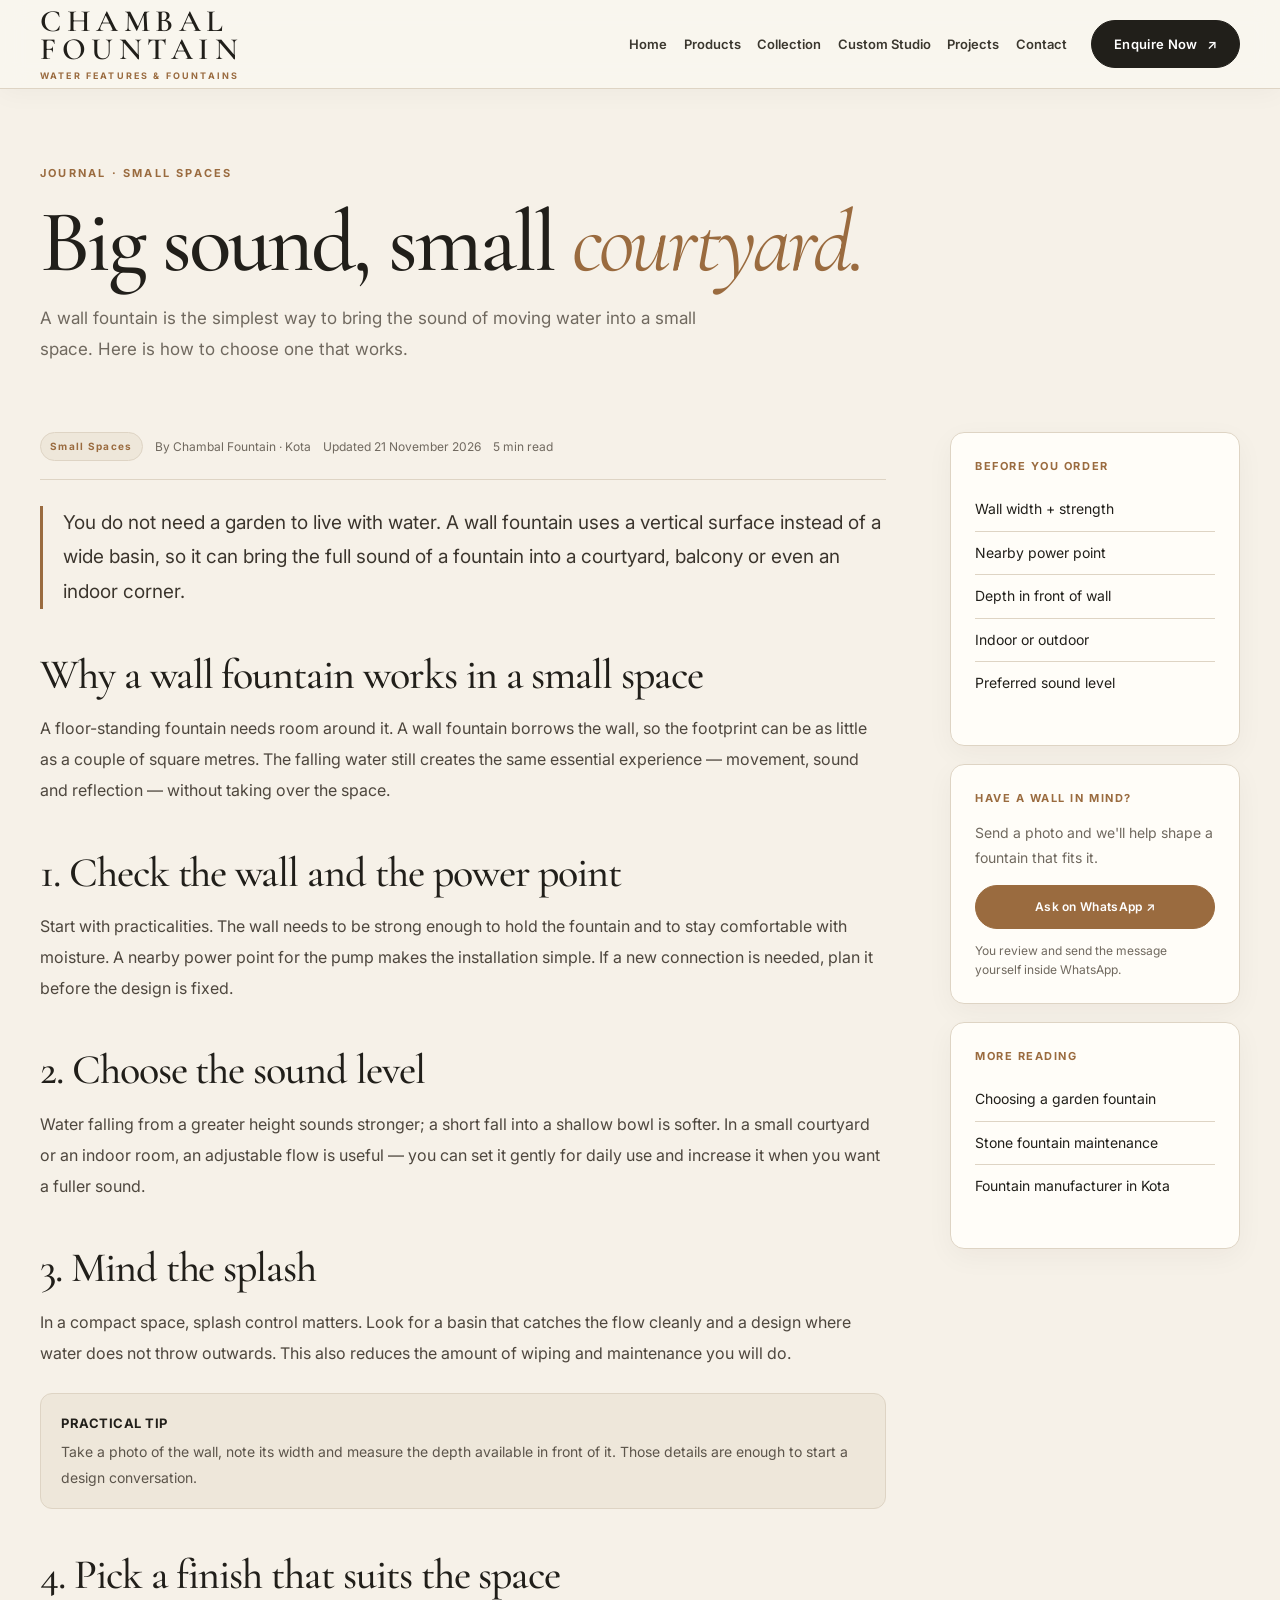
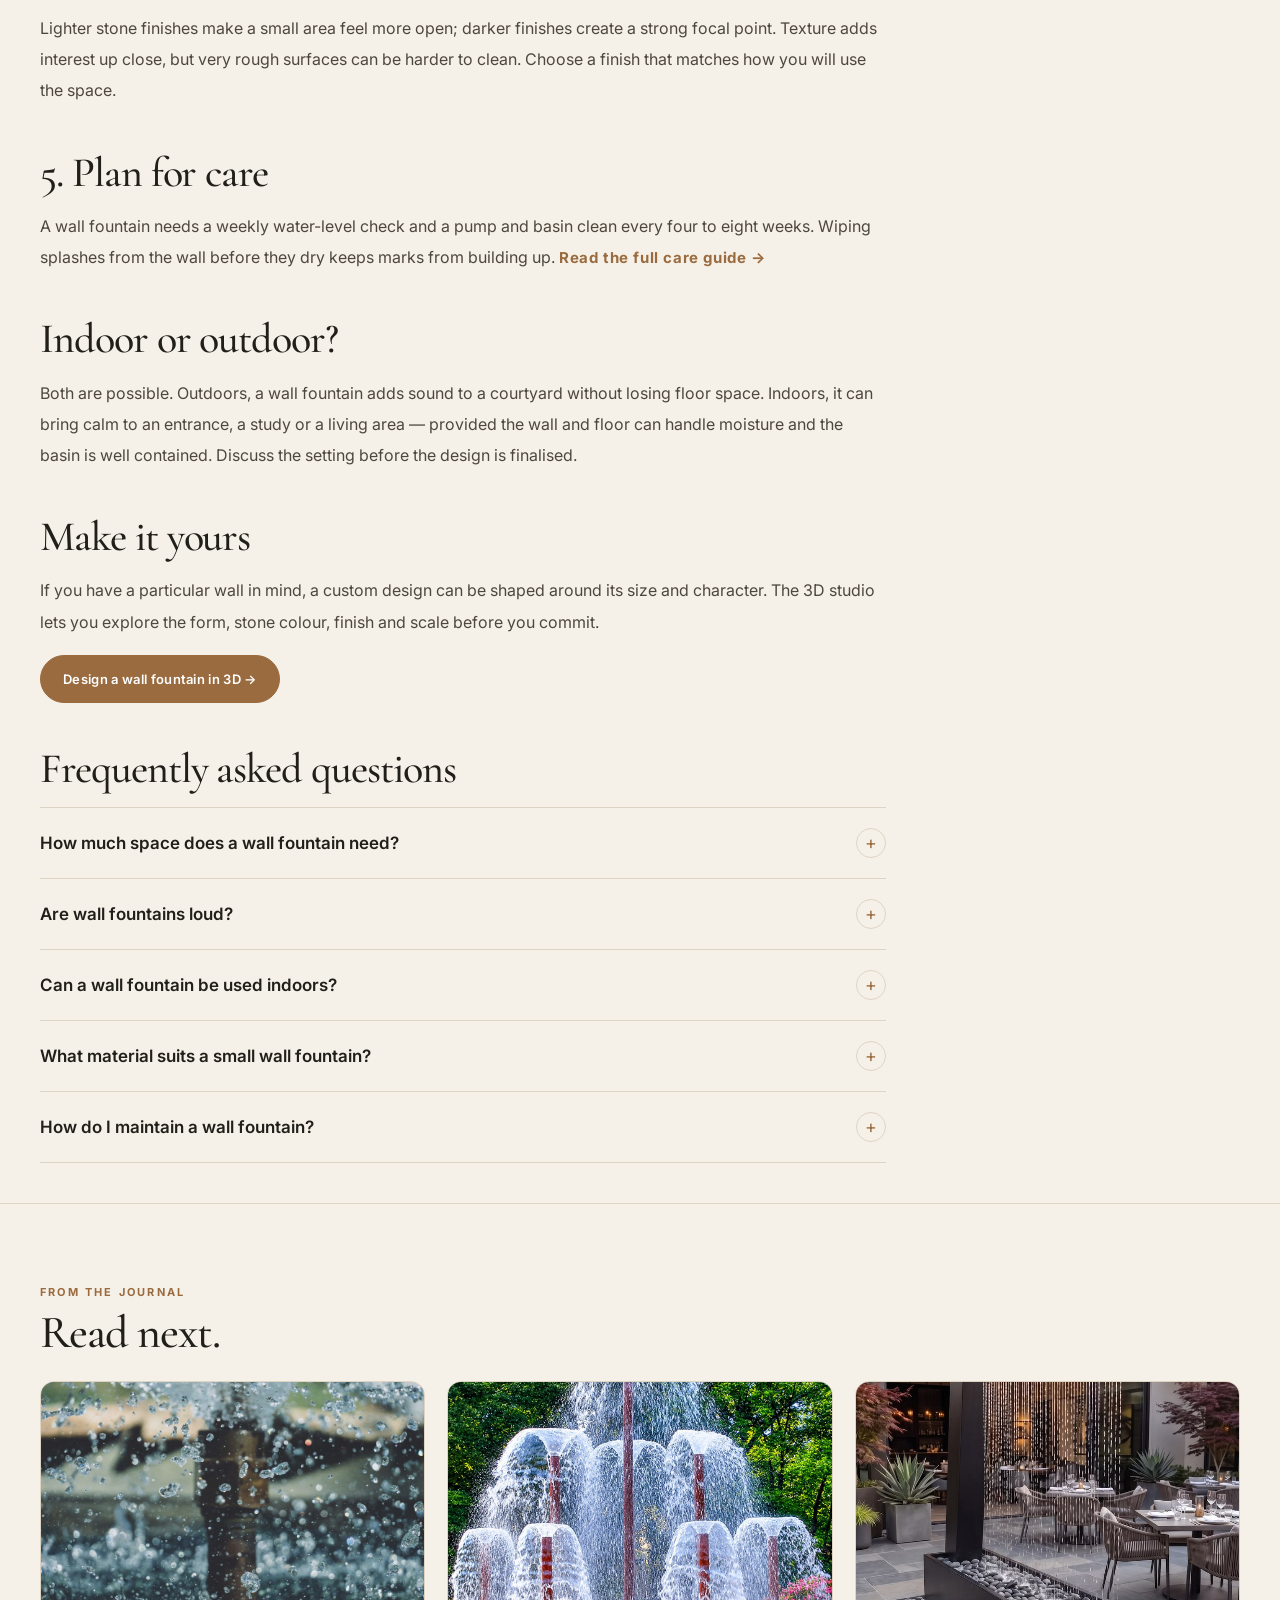
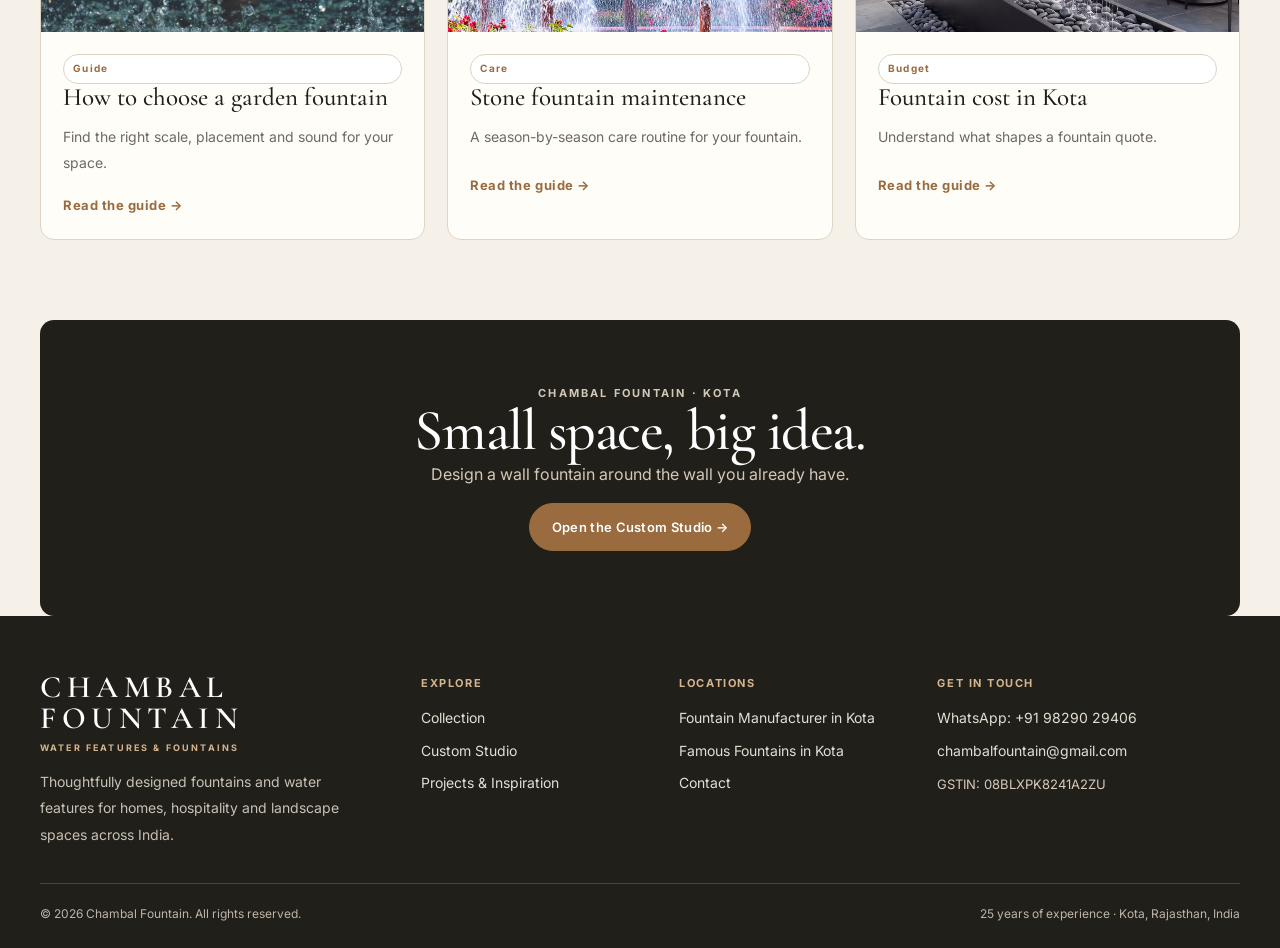
<file: blog-wall-fountain-small-spaces.html>
<!doctype html>
<html lang="en">
  <head>
    <meta charset="utf-8">
    <meta name="viewport" content="width=device-width, initial-scale=1">
    <title>Wall Fountains for Small Spaces: Big Sound, Small Footprint | Chambal Fountain</title>
    <meta name="robots" content="index, follow, max-image-preview:large">
    <link rel="canonical" href="https://www.chambalfountain.in/blog-wall-fountain-small-spaces.html">
    <link rel="stylesheet" href="assets/css/style.css">
    <link rel="icon" type="image/svg+xml" href="assets/images/favicon.svg?v=3">
    <link rel="icon" type="image/png" sizes="32x32" href="assets/images/favicon.png?v=3">
    <link rel="shortcut icon" href="favicon.ico?v=3">
    <meta name="description" content="How to choose a wall fountain for a small courtyard, balcony or indoor corner — placement, sound, material and care tips from Chambal Fountain, Kota.">
    <meta name="keywords" content="wall fountain for small spaces, small garden fountain ideas, indoor wall fountain India, compact water feature, courtyard fountain design, balcony fountain ideas, wall fountain Kota, small space water feature, fountain for small garden, fountain in kota, fountains in kota, kota fountain, fountain kota, fountain shop in kota, fountain near me, fountain manufacturer in Kota, fountain suppliers in Kota, Chambal Fountain Kota">
    <meta name="author" content="Chambal Fountain">
    <meta name="theme-color" content="#f5f1e9">
    <meta name="geo.region" content="IN">
    <meta name="geo.country" content="India">
    <link rel="sitemap" type="application/xml" href="/sitemap.xml">
    <meta property="og:type" content="article">
    <meta property="og:site_name" content="Chambal Fountain">
    <meta property="og:locale" content="en_IN">
    <meta property="og:url" content="https://www.chambalfountain.in/blog-wall-fountain-small-spaces.html">
    <meta property="og:title" content="Wall Fountains for Small Spaces: Big Sound, Small Footprint">
    <meta property="og:description" content="A wall fountain can bring the full sound of water to a courtyard or balcony. Here's how to choose one.">
    <meta property="og:image" content="https://www.chambalfountain.in/assets/images/collection-parete.jpg">
    <meta property="og:image:alt" content="Wall fountain with plants">
    <meta name="twitter:card" content="summary_large_image">
    <meta name="twitter:title" content="Wall Fountains for Small Spaces: Big Sound, Small Footprint">
    <meta name="twitter:description" content="How to choose a compact wall fountain for a courtyard, balcony or indoor corner.">
    <meta name="twitter:image" content="https://www.chambalfountain.in/assets/images/collection-parete.jpg">
    <script type="application/ld+json">
    {
      "@context": "https://schema.org",
      "@graph": [
        {
          "@type": "WebPage",
          "@id": "https://www.chambalfountain.in/blog-wall-fountain-small-spaces.html#webpage",
          "url": "https://www.chambalfountain.in/blog-wall-fountain-small-spaces.html",
          "name": "Wall Fountains for Small Spaces: Big Sound, Small Footprint",
          "description": "How to choose a wall fountain for a small courtyard, balcony or indoor corner.",
          "isPartOf": { "@id": "https://www.chambalfountain.in/#website" },
          "about": { "@id": "https://www.chambalfountain.in/#organization" },
          "inLanguage": "en-IN"
        },
        {
          "@type": "BlogPosting",
          "@id": "https://www.chambalfountain.in/blog-wall-fountain-small-spaces.html#article",
          "headline": "Wall Fountains for Small Spaces: Big Sound, Small Footprint",
          "description": "A wall fountain can bring the full sound of water to a small space. Here's how to choose one.",
          "image": "https://www.chambalfountain.in/assets/images/collection-parete.jpg",
          "datePublished": "2026-11-21",
          "dateModified": "2026-11-21",
          "author": { "@id": "https://www.chambalfountain.in/#organization" },
          "publisher": { "@id": "https://www.chambalfountain.in/#organization" },
          "mainEntityOfPage": { "@id": "https://www.chambalfountain.in/blog-wall-fountain-small-spaces.html#webpage" },
          "inLanguage": "en-IN"
        },
        {
          "@type": "BreadcrumbList",
          "@id": "https://www.chambalfountain.in/blog-wall-fountain-small-spaces.html#breadcrumb",
          "itemListElement": [
            { "@type": "ListItem", "position": 1, "name": "Home", "item": "https://www.chambalfountain.in/" },
            { "@type": "ListItem", "position": 2, "name": "Products", "item": "https://www.chambalfountain.in/products.html" },
            { "@type": "ListItem", "position": 3, "name": "Wall Fountains for Small Spaces", "item": "https://www.chambalfountain.in/blog-wall-fountain-small-spaces.html" }
          ]
        },
        {
          "@type": "FAQPage",
          "@id": "https://www.chambalfountain.in/blog-wall-fountain-small-spaces.html#faq",
          "mainEntity": [
            { "@type": "Question", "name": "How much space does a wall fountain need?", "acceptedAnswer": { "@type": "Answer", "text": "A wall fountain can work in roughly two square metres of floor area because it uses a vertical surface instead of a wide basin. Check the width of the wall, the depth of the basin and whether there is a power point nearby." } },
            { "@type": "Question", "name": "Are wall fountains loud?", "acceptedAnswer": { "@type": "Answer", "text": "The sound depends on the fall height and flow rate. Water falling from a low height into a shallow basin is gentle; a higher fall is more pronounced. Look for an adjustable pump so you can set the sound to suit the space." } },
            { "@type": "Question", "name": "Can a wall fountain be used indoors?", "acceptedAnswer": { "@type": "Answer", "text": "Yes, provided the wall and floor can handle moisture and there is access to power and drainage for maintenance. Choose a design with a contained basin and discuss the setting with the team before finalising it." } },
            { "@type": "Question", "name": "What material suits a small wall fountain?", "acceptedAnswer": { "@type": "Answer", "text": "Stone and stone-inspired finishes work well because they add texture without visual clutter. A lighter finish can make a small space feel larger; a darker one can create a strong focal point." } },
            { "@type": "Question", "name": "How do I maintain a wall fountain?", "acceptedAnswer": { "@type": "Answer", "text": "Check the water level weekly, clean the basin and pump every four to eight weeks, and wipe splashes from the wall before they dry. Avoid harsh cleaners on stone surfaces." } }
          ]
        }
      ]
    }
    </script>
  </head>
  <body>
    <header><div class="wrap nav"><a class="logo" href="index.html" aria-label="Chambal Fountain home">CHAMBAL <br> FOUNTAIN<small>WATER FEATURES &amp; FOUNTAINS</small></a><button class="menu-toggle" type="button" aria-expanded="false" aria-label="Open navigation">☰</button><nav aria-label="Main navigation"><a href="index.html">Home</a><a href="products.html">Products</a><a href="collection.html">Collection</a><a href="studio.html">Custom Studio</a><a href="projects.html">Projects</a><a href="contact.html">Contact</a></nav><a class="btn nav-cta" href="contact.html">Enquire Now <span aria-hidden="true">↗</span></a></div></header>

    <main>
      <div class="wrap page-hero">
        <p class="eyebrow">Journal · Small Spaces</p>
        <h1>Big sound, small <em>courtyard.</em></h1>
        <p class="sub">A wall fountain is the simplest way to bring the sound of moving water into a small space. Here is how to choose one that works.</p>
      </div>

      <div class="wrap article-layout">
        <article class="article-main">
          <div class="article-meta"><span class="pill">Small Spaces</span><span>By Chambal Fountain · Kota</span><span>Updated 21 November 2026</span><span>5 min read</span></div>

          <p class="article-lead">You do not need a garden to live with water. A wall fountain uses a vertical surface instead of a wide basin, so it can bring the full sound of a fountain into a courtyard, balcony or even an indoor corner.</p>

          <h2>Why a wall fountain works in a small space</h2>
          <p>A floor-standing fountain needs room around it. A wall fountain borrows the wall, so the footprint can be as little as a couple of square metres. The falling water still creates the same essential experience — movement, sound and reflection — without taking over the space.</p>

          <h2>1. Check the wall and the power point</h2>
          <p>Start with practicalities. The wall needs to be strong enough to hold the fountain and to stay comfortable with moisture. A nearby power point for the pump makes the installation simple. If a new connection is needed, plan it before the design is fixed.</p>

          <h2>2. Choose the sound level</h2>
          <p>Water falling from a greater height sounds stronger; a short fall into a shallow bowl is softer. In a small courtyard or an indoor room, an adjustable flow is useful — you can set it gently for daily use and increase it when you want a fuller sound.</p>

          <h2>3. Mind the splash</h2>
          <p>In a compact space, splash control matters. Look for a basin that catches the flow cleanly and a design where water does not throw outwards. This also reduces the amount of wiping and maintenance you will do.</p>

          <div class="article-note"><strong>Practical tip</strong>Take a photo of the wall, note its width and measure the depth available in front of it. Those details are enough to start a design conversation.</div>

          <h2>4. Pick a finish that suits the space</h2>
          <p>Lighter stone finishes make a small area feel more open; darker finishes create a strong focal point. Texture adds interest up close, but very rough surfaces can be harder to clean. Choose a finish that matches how you will use the space.</p>

          <h2>5. Plan for care</h2>
          <p>A wall fountain needs a weekly water-level check and a pump and basin clean every four to eight weeks. Wiping splashes from the wall before they dry keeps marks from building up. <a class="text-link" href="blog-stone-fountain-maintenance.html">Read the full care guide →</a></p>

          <h2>Indoor or outdoor?</h2>
          <p>Both are possible. Outdoors, a wall fountain adds sound to a courtyard without losing floor space. Indoors, it can bring calm to an entrance, a study or a living area — provided the wall and floor can handle moisture and the basin is well contained. Discuss the setting before the design is finalised.</p>

          <h2>Make it yours</h2>
          <p>If you have a particular wall in mind, a custom design can be shaped around its size and character. The 3D studio lets you explore the form, stone colour, finish and scale before you commit.</p>
          <p><a class="btn bronze" href="studio.html">Design a wall fountain in 3D →</a></p>

          <h2>Frequently asked questions</h2>
          <div class="faq-list">
            <details class="faq-item"><summary>How much space does a wall fountain need?</summary><div class="faq-answer"><p>Roughly two square metres of floor area is often enough, since it uses a vertical surface. Check wall width, basin depth and access to power.</p></div></details>
            <details class="faq-item"><summary>Are wall fountains loud?</summary><div class="faq-answer"><p>It depends on fall height and flow. A low fall into a shallow basin is gentle; a higher fall is stronger. An adjustable pump lets you set the sound to suit the space.</p></div></details>
            <details class="faq-item"><summary>Can a wall fountain be used indoors?</summary><div class="faq-answer"><p>Yes, if the wall and floor can handle moisture and there is access to power and maintenance. Choose a contained basin and discuss the setting before finalising the design.</p></div></details>
            <details class="faq-item"><summary>What material suits a small wall fountain?</summary><div class="faq-answer"><p>Stone and stone-inspired finishes add texture without clutter. Lighter finishes open up a small space; darker ones create a focal point.</p></div></details>
            <details class="faq-item"><summary>How do I maintain a wall fountain?</summary><div class="faq-answer"><p>Check the water level weekly, clean the basin and pump every four to eight weeks, wipe wall splashes before they dry, and avoid harsh cleaners on stone.</p></div></details>
          </div>
        </article>

        <aside class="article-aside">
          <div class="aside-card"><strong>Before you order</strong><ul><li>Wall width + strength</li><li>Nearby power point</li><li>Depth in front of wall</li><li>Indoor or outdoor</li><li>Preferred sound level</li></ul></div>
          <div class="aside-card"><strong>Have a wall in mind?</strong><p>Send a photo and we'll help shape a fountain that fits it.</p><a class="btn bronze" href="https://wa.me/919829029406?text=Hello%20Chambal%20Fountain%2C%20I%27d%20like%20a%20wall%20fountain%20for%20a%20small%20space." target="_blank" rel="noopener">Ask on WhatsApp ↗</a><p class="small">You review and send the message yourself inside WhatsApp.</p></div>
          <div class="aside-card"><strong>More reading</strong><ul><li><a href="blog-garden-fountain-guide.html">Choosing a garden fountain</a></li><li><a href="blog-stone-fountain-maintenance.html">Stone fountain maintenance</a></li><li><a href="fountain-manufacturer-kota.html">Fountain manufacturer in Kota</a></li></ul></div>
        </aside>
      </div>

      <section class="related-section"><div class="wrap"><p class="eyebrow">From the journal</p><h2>Read next.</h2><div class="grid3">
        <article class="card"><div class="ph"><img src="assets/images/hero-fountain.jpg" alt="Garden fountain" loading="lazy"></div><div class="bd"><span class="pill">Guide</span><h3>How to choose a garden fountain</h3><p>Find the right scale, placement and sound for your space.</p><a class="text-link" href="blog-garden-fountain-guide.html">Read the guide →</a></div></article>
        <article class="card"><div class="ph"><img src="assets/images/fountain-detail.jpg" alt="Stone fountain detail" loading="lazy"></div><div class="bd"><span class="pill">Care</span><h3>Stone fountain maintenance</h3><p>A season-by-season care routine for your fountain.</p><a class="text-link" href="blog-stone-fountain-maintenance.html">Read the guide →</a></div></article>
        <article class="card"><div class="ph"><img src="assets/images/studio-design.jpg" alt="Custom fountain design" loading="lazy"></div><div class="bd"><span class="pill">Budget</span><h3>Fountain cost in Kota</h3><p>Understand what shapes a fountain quote.</p><a class="text-link" href="blog-fountain-cost-kota.html">Read the guide →</a></div></article>
      </div></div></section>

      <section><div class="wrap"><div class="cta"><p class="kicker">Chambal Fountain · Kota</p><h2>Small space, big idea.</h2><p>Design a wall fountain around the wall you already have.</p><a class="btn" href="studio.html">Open the Custom Studio →</a></div></div></section>
    </main>

    <footer><div class="wrap"><div class="footer-main"><div class="footer-brand"><a class="logo" href="index.html">CHAMBAL FOUNTAIN<small>WATER FEATURES &amp; FOUNTAINS</small></a><p>Thoughtfully designed fountains and water features for homes, hospitality and landscape spaces across India.</p></div><div class="foot"><strong>Explore</strong><a href="collection.html">Collection</a><a href="studio.html">Custom Studio</a><a href="projects.html">Projects &amp; Inspiration</a></div><div class="foot"><strong>Locations</strong><a href="fountain-manufacturer-kota.html">Fountain Manufacturer in Kota</a><a href="famous-fountains-in-kota.html">Famous Fountains in Kota</a><a href="contact.html">Contact</a></div><div class="foot footer-contact"><strong>Get in touch</strong><a href="https://wa.me/919829029406" target="_blank" rel="noopener">WhatsApp: +91 98290 29406</a><a href="mailto:chambalfountain@gmail.com">chambalfountain@gmail.com</a><p>GSTIN: 08BLXPK8241A2ZU</p></div></div><div class="footer-bottom"><span>© <span class="year">2026</span> Chambal Fountain. All rights reserved.</span><span>25 years of experience · Kota, Rajasthan, India</span></div></div></footer>
    <script src="assets/js/main.js"></script>
  </body>
</html>
</file>
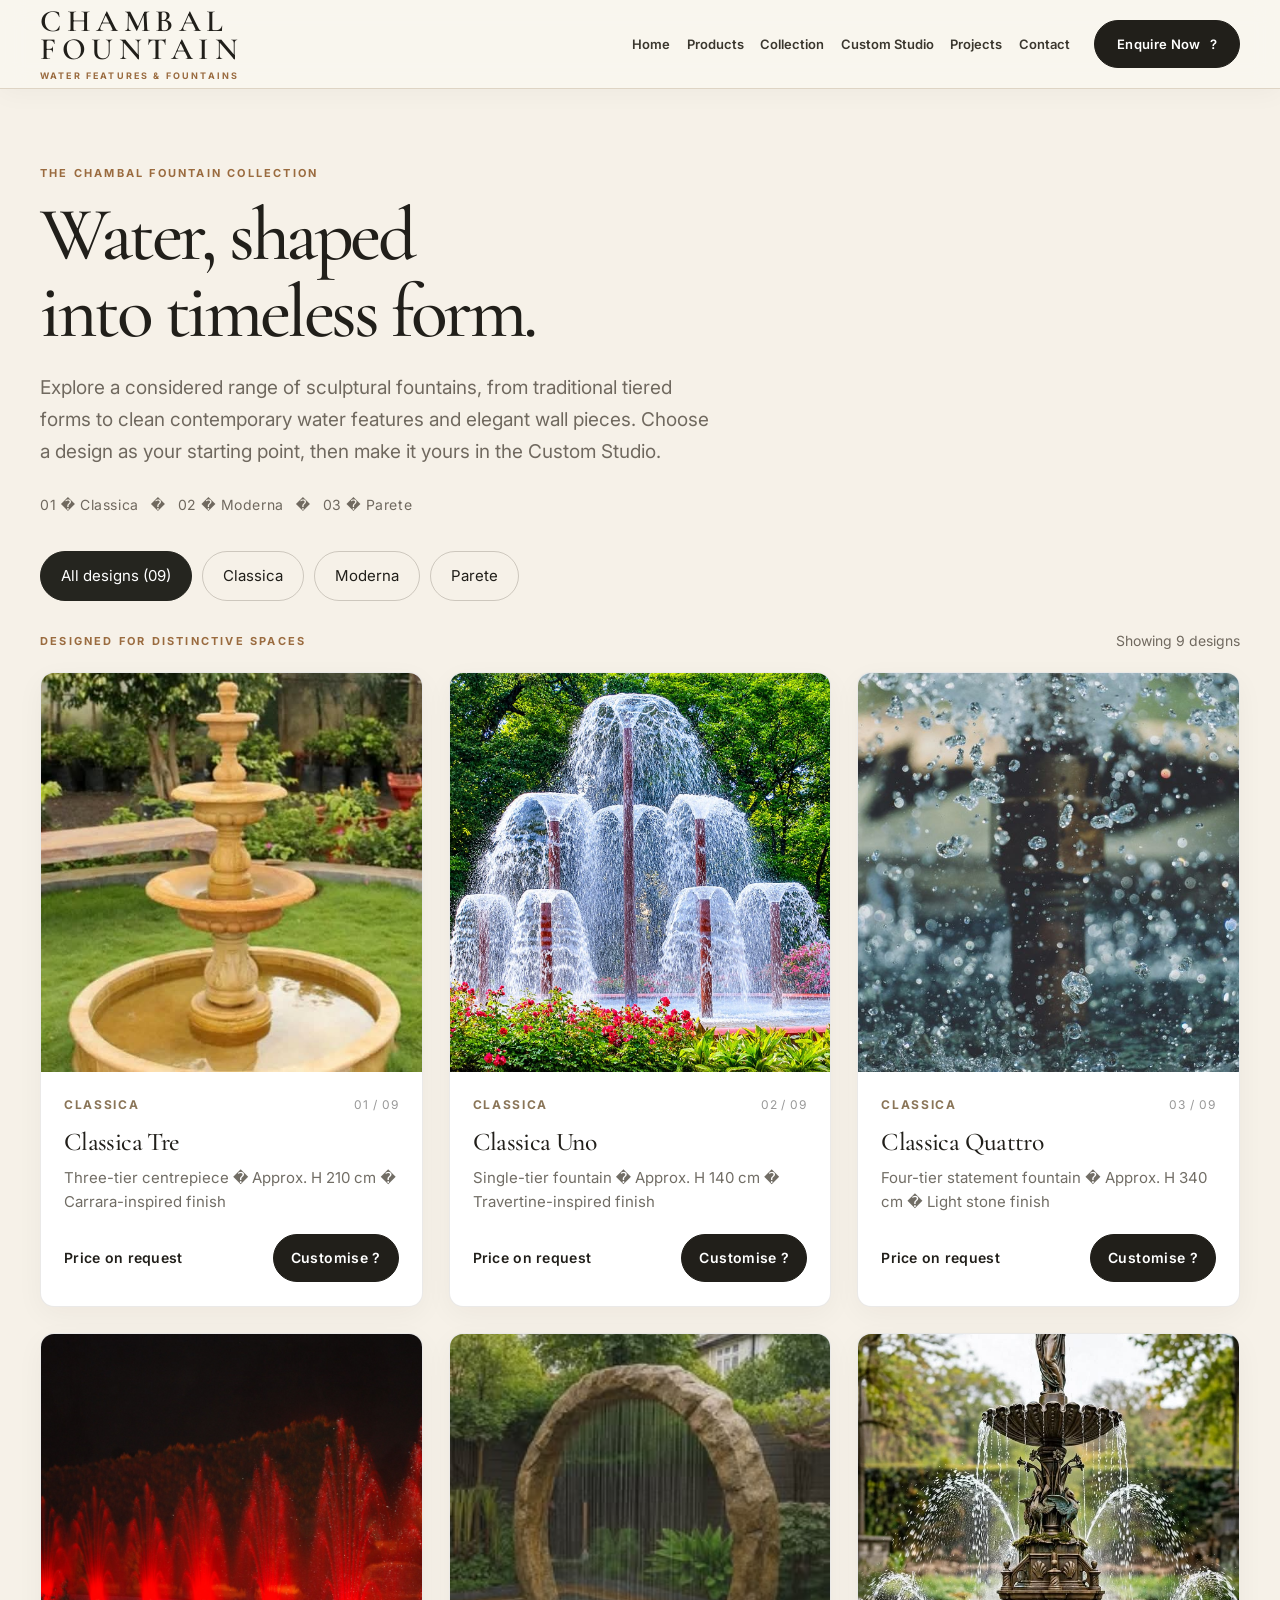
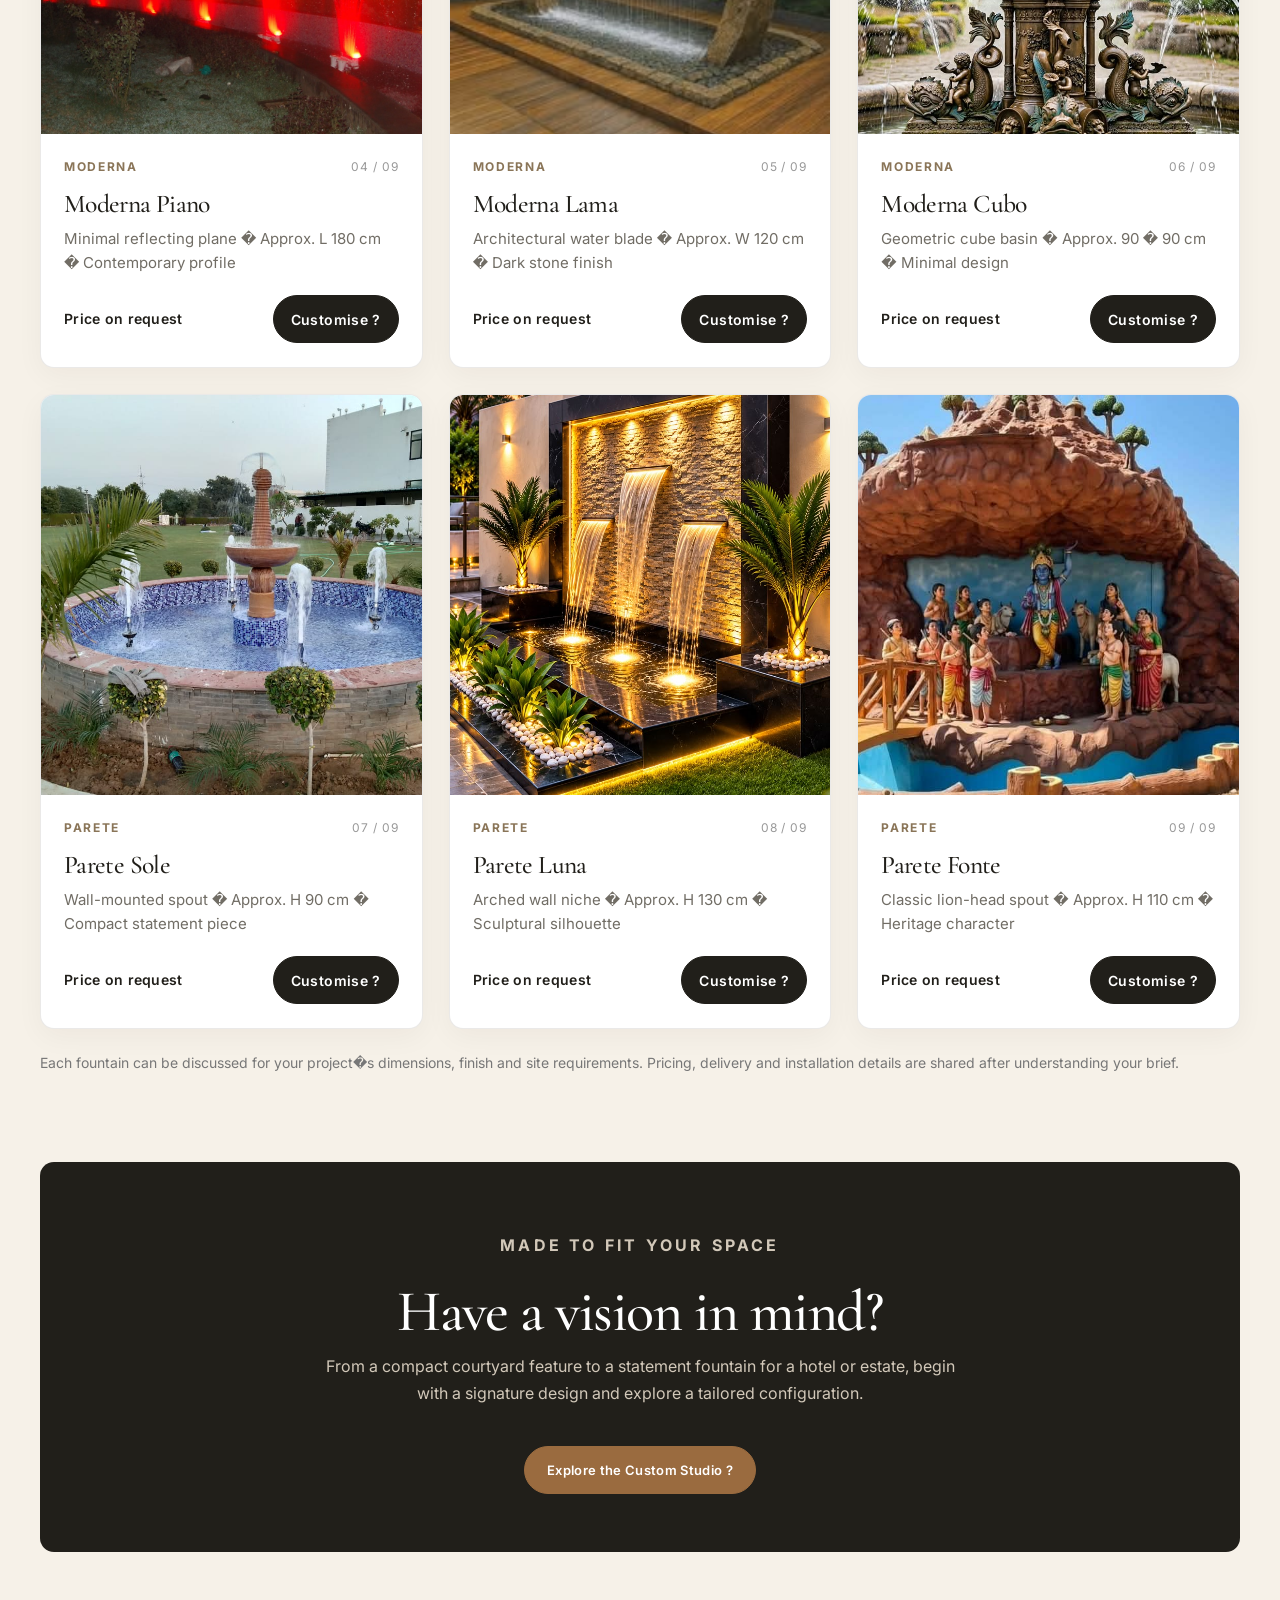
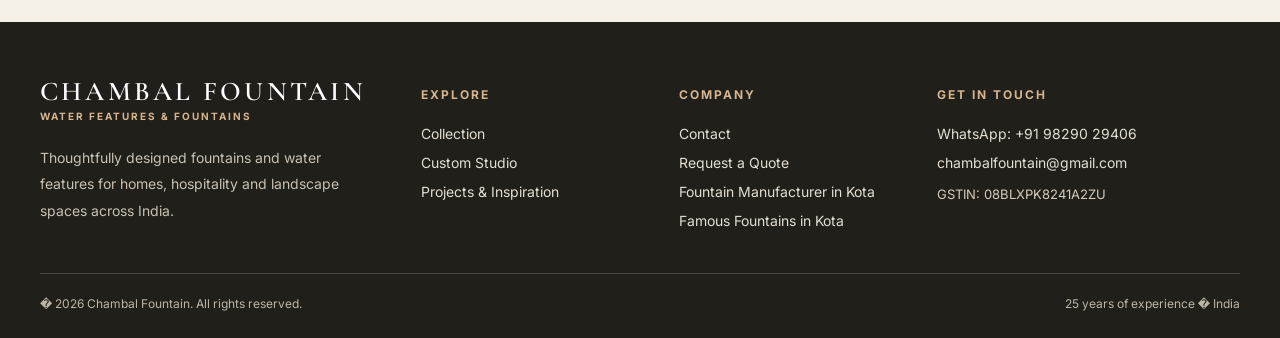
<file: collection.html>
<!doctype html>
<html lang="en">
<head>
  <meta charset="utf-8">
  <meta name="viewport" content="width=device-width, initial-scale=1">
  
  <title>Fountain Collection in Kota | Garden &amp; Stone Fountains | Chambal Fountain</title>
  
  <meta name="robots" content="index, follow, max-image-preview:large">
  <link rel="canonical" href="https://www.chambalfountain.in/collection.html">
  <meta property="og:type" content="website">
  <meta property="og:site_name" content="Chambal Fountain">
  
  
  <meta property="og:url" content="https://www.chambalfountain.in/collection.html">
  <link rel="stylesheet" href="assets/css/style.css">
  <style>
    .collection-page{padding:clamp(38px,6vw,76px) 0 30px}
    .collection-intro{max-width:780px;margin-bottom:34px}
    .collection-intro .eyebrow{margin-bottom:14px}
    .collection-intro h1{font-size:clamp(42px,6.5vw,76px);line-height:1.02;letter-spacing:-.045em;margin:0 0 20px}
    .collection-intro .sub{font-size:clamp(16px,1.5vw,19px);line-height:1.7;max-width:680px}
    .collection-meta{display:flex;align-items:center;gap:12px;flex-wrap:wrap;margin-top:24px}
    .collection-meta span{font-size:14px;letter-spacing:.04em;color:var(--muted,#777)}
    .filters{display:flex;gap:10px;flex-wrap:wrap;margin:34px 0 28px}
    .filters button{font:inherit;font-size:15px;padding:11px 20px;border:1px solid rgba(60,50,38,.22);background:transparent;color:inherit;border-radius:999px;cursor:pointer;transition:.2s ease}
    .filters button:hover,.filters button.on{background:#25251f;color:#fff;border-color:#25251f}
    .collection-toolbar{display:flex;justify-content:space-between;align-items:center;gap:16px;flex-wrap:wrap;margin-bottom:18px}
    .collection-count{font-size:14px;color:var(--muted,#777)}
    .collection-grid{display:grid;grid-template-columns:repeat(3,minmax(0,1fr));gap:26px}
    .collection-card{min-width:0;background:#fff;border:1px solid rgba(50,43,32,.10);overflow:hidden}
    .collection-card .product-image{aspect-ratio:4/4.2;overflow:hidden;background:#e9e4da}
    .collection-card .product-image img{display:block;width:100%;height:100%;object-fit:cover;transition:transform .65s cubic-bezier(.2,.7,.2,1)}
    .collection-card:hover .product-image img{transform:scale(1.045)}
    .collection-card .product-info{padding:22px 23px 24px}
    .product-topline{display:flex;justify-content:space-between;align-items:center;gap:12px;margin-bottom:12px}
    .product-family{font-size:12px;letter-spacing:.14em;text-transform:uppercase;color:#8a7558}
    .product-number{font-size:12px;color:#999}
    .collection-card h2{font-size:clamp(23px,2vw,29px);line-height:1.15;margin:0 0 9px}
    .collection-card .product-spec{font-size:15px;line-height:1.6;color:#716d65;margin:0 0 20px}
    .product-actions{display:flex;align-items:center;justify-content:space-between;gap:12px;flex-wrap:wrap}
    .quote-label{font-size:14px;font-weight:600;letter-spacing:.02em}
    .collection-card .btn{font-size:14px;padding:11px 17px;white-space:nowrap}
    .collection-note{font-size:14px;line-height:1.65;color:#777;margin:22px 0 0}
    .collection-empty{grid-column:1/-1;padding:40px 20px;text-align:center;background:#fff;border:1px solid rgba(50,43,32,.1);font-size:16px}
    .collection-feature{padding:58px 0}
    .collection-feature .cta{padding:clamp(30px,5vw,58px);text-align:center}
    /* Refined, spacious footer */
    footer{background:#20211d;color:#f4f0e8;padding:58px 0 24px;margin-top:12px}
    footer .foot{display:grid;grid-template-columns:1.6fr 1fr 1fr;gap:48px;padding-bottom:42px;border-bottom:1px solid rgba(244,240,232,.18)}
    footer .logo{display:inline-block;color:#f4f0e8;font-size:27px;letter-spacing:.12em;text-decoration:none}
    footer .logo small{display:block;color:#c2ad8e;font-size:10px;letter-spacing:.2em;margin-top:7px}
    footer .foot>div:first-child:after{content:"Sculptural water features for considered spaces.";display:block;max-width:280px;color:#c8c3b8;font-size:15px;line-height:1.75;margin-top:22px}
    footer .foot strong{display:block;color:#c2ad8e;font-size:12px;letter-spacing:.16em;text-transform:uppercase;margin:4px 0 18px}
    footer .foot a:not(.logo){display:block;width:fit-content;color:#e5e0d6;text-decoration:none;font-size:15px;line-height:1.5;margin:0 0 12px;transition:color .2s ease}
    footer .foot a:not(.logo):hover{color:#c2ad8e}
    footer .small{color:#aaa69c;font-size:13px;line-height:1.6;padding-top:20px;margin:0}
    @media(max-width:700px){footer{padding:42px 0 20px}footer .foot{grid-template-columns:1fr 1fr;gap:30px 22px;padding-bottom:30px}footer .foot>div:first-child{grid-column:1/-1}footer .foot>div:first-child:after{max-width:340px;margin-top:14px}}
    @media(max-width:420px){footer .foot{grid-template-columns:1fr 1fr;gap:26px 14px}footer .foot a:not(.logo){font-size:14px}}
    .collection-feature .cta p{max-width:650px;margin:12px auto 24px;font-size:16px;line-height:1.7}
    @media(max-width:900px){.collection-grid{grid-template-columns:repeat(2,minmax(0,1fr));gap:20px}}
    @media(max-width:600px){.collection-grid{grid-template-columns:1fr;gap:18px}.collection-card .product-image{aspect-ratio:4/3.5}.collection-card .product-info{padding:19px}.filters{gap:8px}.filters button{padding:10px 16px;font-size:14px}.collection-toolbar{align-items:flex-start}.collection-feature{padding:38px 0}}
  </style>
<style>
footer{background:#211f1a!important;color:#f6f1e8!important;padding:58px 0 24px!important;border:0!important}
footer .foot{border:0!important;border-bottom:0!important;padding-bottom:0!important;display:block!important}
footer .logo{color:#fff!important}footer .logo small{color:#d5b58e!important}footer .foot strong{color:#d5b58e!important}footer .foot a:not(.logo){color:#e4ded3!important;font-size:14px!important;margin:8px 0!important}footer .foot>div:first-child:after{display:none!important}footer .small{color:#bdb5a8!important;border-top:1px solid rgba(255,255,255,.17);padding-top:20px!important}
</style>        <link rel="icon" type="image/svg+xml" href="assets/images/favicon.svg?v=3">
  <link rel="icon" type="image/png" sizes="32x32" href="assets/images/favicon.png?v=3">
  <link rel="shortcut icon" href="favicon.ico?v=3">
  <!-- SEO / search metadata -->
  <meta name="description" content="Explore Chambal Fountain's collection of classical, modern, garden and wall-mounted stone water fountains in Kota and across India.">
  <meta name="keywords" content="fountain collection Kota, garden fountain designs Kota, stone fountains Kota, modern water features Rajasthan, classical fountains, wall fountains, outdoor fountain ideas, fountain designs in Kota, fountain in kota, fountains in kota, kota fountain, fountain kota, fountain shop in kota, fountain near me, fountain manufacturer in Kota, fountain suppliers in Kota, Chambal Fountain Kota">
  <meta name="author" content="Chambal Fountain">
  <meta name="theme-color" content="#f5f1e9">
  <meta name="geo.region" content="IN">
  <meta name="geo.country" content="India">
  <link rel="sitemap" type="application/xml" href="/sitemap.xml">
  <meta property="og:locale" content="en_IN">
  <meta property="og:title" content="Fountain Collection in Kota | Garden &amp; Stone Fountains | Chambal Fountain">
  <meta property="og:description" content="Explore Chambal Fountain's collection of classical, modern, garden and wall-mounted stone water fountains in Kota and across India.">
  <meta property="og:image" content="https://www.chambalfountain.in/assets/images/collection-classica.jpg">
  <meta property="og:image:width" content="622">
  <meta property="og:image:height" content="622">
  <meta property="og:image:alt" content="Classica tiered stone fountain from the Chambal Fountain collection">
  <meta name="twitter:card" content="summary_large_image">
  <meta name="twitter:title" content="Fountain Collection in Kota | Garden &amp; Stone Fountains | Chambal Fountain">
  <meta name="twitter:description" content="Explore Chambal Fountain's collection of classical, modern, garden and wall-mounted stone water fountains in Kota and across India.">
  <meta name="twitter:image" content="https://www.chambalfountain.in/assets/images/collection-classica.jpg">
  <meta name="twitter:image:alt" content="Classica tiered stone fountain from the Chambal Fountain collection">
  <script type="application/ld+json">
{
  "@context": "https://schema.org",
  "@graph": [
    {
      "@type": "WebPage",
      "@id": "https://www.chambalfountain.in/collection.html#webpage",
      "url": "https://www.chambalfountain.in/collection.html",
      "name": "Fountain Collection in Kota | Garden & Stone Fountains | Chambal Fountain",
      "description": "Explore Chambal Fountain's collection of classical, modern, garden and wall-mounted stone water fountains in Kota and across India.",
      "isPartOf": {
        "@id": "https://www.chambalfountain.in/#website"
      },
      "about": {
        "@id": "https://www.chambalfountain.in/#organization"
      },
      "inLanguage": "en-IN"
    },
    {
      "@type": "BreadcrumbList",
      "@id": "https://www.chambalfountain.in/collection.html#breadcrumb",
      "itemListElement": [
        {
          "@type": "ListItem",
          "position": 1,
          "name": "Home",
          "item": "https://www.chambalfountain.in/"
        },
        {
          "@type": "ListItem",
          "position": 2,
          "name": "Collection",
          "item": "https://www.chambalfountain.in/collection.html"
        }
      ]
    }
  ]
}
  </script>
</head>
<body>

<header><div class="wrap nav"><a class="logo" href="index.html" aria-label="Chambal Fountain home">CHAMBAL <br>FOUNTAIN <small>WATER FEATURES &amp; FOUNTAINS</small></a><button class="menu-toggle" type="button" aria-expanded="false" aria-label="Open navigation">?</button><nav aria-label="Main navigation"><a href="index.html">Home</a><a href="products.html">Products</a><a href="collection.html">Collection</a><a href="studio.html">Custom Studio</a><a href="projects.html">Projects</a><a href="contact.html">Contact</a></nav><a class="btn nav-cta" href="contact.html">Enquire Now <span aria-hidden="true">?</span></a></div></header>

  <main>
    <section class="wrap collection-page">
      <div class="collection-intro">
        <p class="eyebrow">The Chambal Fountain Collection</p>
        <h1>Water, shaped<br>into timeless form.</h1>
        <p class="sub">Explore a considered range of sculptural fountains, from traditional tiered forms to clean contemporary water features and elegant wall pieces. Choose a design as your starting point, then make it yours in the Custom Studio.</p>
        <div class="collection-meta">
          <span>01 � Classica</span>
          <span>�</span>
          <span>02 � Moderna</span>
          <span>�</span>
          <span>03 � Parete</span>
        </div>
      </div>

      <div class="filters" id="filters" aria-label="Filter collection">
        <button class="on" type="button" data-f="all" aria-pressed="true">All designs <span>(09)</span></button>
        <button type="button" data-f="classica" aria-pressed="false">Classica</button>
        <button type="button" data-f="moderna" aria-pressed="false">Moderna</button>
        <button type="button" data-f="parete" aria-pressed="false">Parete</button>
      </div>

      <div class="collection-toolbar">
        <p class="eyebrow">Designed for distinctive spaces</p>
        <span class="collection-count" id="collection-count" aria-live="polite">Showing 9 designs</span>
      </div>

      <div class="collection-grid" id="grid">
        <article class="collection-empty">Loading collection�</article>
      </div>
      <p class="collection-note">Each fountain can be discussed for your project�s dimensions, finish and site requirements. Pricing, delivery and installation details are shared after understanding your brief.</p>
    </section>

    <section class="collection-feature">
      <div class="wrap">
        <div class="cta">
          <p class="eyebrow">Made to fit your space</p>
          <h2>Have a vision in mind?</h2>
          <p>From a compact courtyard feature to a statement fountain for a hotel or estate, begin with a signature design and explore a tailored configuration.</p>
          <a class="btn" href="studio.html">Explore the Custom Studio ?</a>
        </div>
      </div>
    </section>
  </main>

  <footer><div class="wrap"><div class="footer-main"><div class="footer-brand"><a class="logo" href="index.html">CHAMBAL FOUNTAIN<small>WATER FEATURES &amp; FOUNTAINS</small></a><p>Thoughtfully designed fountains and water features for homes, hospitality and landscape spaces across India.</p></div><div class="foot"><strong>Explore</strong><a href="collection.html">Collection</a><a href="studio.html">Custom Studio</a><a href="projects.html">Projects &amp; Inspiration</a></div><div class="foot"><strong>Company</strong><a href="contact.html">Contact</a><a href="contact.html">Request a Quote</a><a href="fountain-manufacturer-kota.html">Fountain Manufacturer in Kota</a><a href="famous-fountains-in-kota.html">Famous Fountains in Kota</a></div><div class="foot footer-contact"><strong>Get in touch</strong><a href="https://wa.me/919829029406" target="_blank" rel="noopener">WhatsApp: +91 98290 29406</a><a href="mailto:chambalfountain@gmail.com">chambalfountain@gmail.com</a><p>GSTIN: 08BLXPK8241A2ZU</p></div></div><div class="footer-bottom"><span>� <span class="year">2026</span> Chambal Fountain. All rights reserved.</span><span>25 years of experience � India</span></div></div></footer>

  <script>
    const PRODUCTS = [
      { name: 'Classica Tre', family: 'classica', spec: 'Three-tier centrepiece � Approx. H 210 cm � Carrara-inspired finish', image: 'assets/images/collection-classica.jpg', alt: 'Classical three-tier stone fountain' },
      { name: 'Classica Uno', family: 'classica', spec: 'Single-tier fountain � Approx. H 140 cm � Travertine-inspired finish', image: 'assets/images/fountain-detail.jpg', alt: 'Elegant single-tier classical fountain' },
      { name: 'Classica Quattro', family: 'classica', spec: 'Four-tier statement fountain � Approx. H 340 cm � Light stone finish', image: 'assets/images/hero-fountain.jpg', alt: 'Grand multi-tier classical fountain' },
      { name: 'Moderna Piano', family: 'moderna', spec: 'Minimal reflecting plane � Approx. L 180 cm � Contemporary profile', image: 'assets/images/collection-moderna.jpg', alt: 'Modern reflecting water feature' },
      { name: 'Moderna Lama', family: 'moderna', spec: 'Architectural water blade � Approx. W 120 cm � Dark stone finish', image: 'assets/images/project-villa.jpg', alt: 'Contemporary water blade fountain' },
      { name: 'Moderna Cubo', family: 'moderna', spec: 'Geometric cube basin � Approx. 90 � 90 cm � Minimal design', image: 'assets/images/project-hotel.jpg', alt: 'Geometric cube fountain in a landscape' },
      { name: 'Parete Sole', family: 'parete', spec: 'Wall-mounted spout � Approx. H 90 cm � Compact statement piece', image: 'assets/images/collection-parete.jpg', alt: 'Decorative wall-mounted fountain' },
      { name: 'Parete Luna', family: 'parete', spec: 'Arched wall niche � Approx. H 130 cm � Sculptural silhouette', image: 'assets/images/florence.jpg', alt: 'Arched niche wall fountain' },
      { name: 'Parete Fonte', family: 'parete', spec: 'Classic lion-head spout � Approx. H 110 cm � Heritage character', image: 'assets/images/project-palace.jpg', alt: 'Traditional lion-head wall fountain' }
    ];

    const grid = document.getElementById('grid');
    const count = document.getElementById('collection-count');
    const filters = document.getElementById('filters');

    function renderCollection(family = 'all') {
      const items = PRODUCTS.filter(item => family === 'all' || item.family === family);
      count.textContent = `Showing ${items.length} ${items.length === 1 ? 'design' : 'designs'}`;

      if (!items.length) {
        grid.innerHTML = '<p class="collection-empty">No designs found in this family.</p>';
        return;
      }

      grid.innerHTML = items.map((item, index) => `
        <article class="collection-card">
          <div class="product-image">
            <img src="${item.image}" alt="${item.alt}" loading="${index > 2 ? 'lazy' : 'eager'}">
          </div>
          <div class="product-info">
            <div class="product-topline">
              <span class="product-family">${item.family}</span>
              <span class="product-number">0${PRODUCTS.indexOf(item) + 1} / 09</span>
            </div>
            <h2>${item.name}</h2>
            <p class="product-spec">${item.spec}</p>
            <div class="product-actions">
              <span class="quote-label">Price on request</span>
              <a class="btn" href="studio.html?model=${encodeURIComponent(item.name)}">Customise ?</a>
            </div>
          </div>
        </article>
      `).join('');
    }

    filters.addEventListener('click', event => {
      const button = event.target.closest('button[data-f]');
      if (!button) return;

      filters.querySelectorAll('button').forEach(item => {
        const active = item === button;
        item.classList.toggle('on', active);
        item.setAttribute('aria-pressed', String(active));
      });

      renderCollection(button.dataset.f);
    });

    renderCollection();
  </script>
  
  <script src="assets/js/main.js"></script>
</body>
</html>
</file>
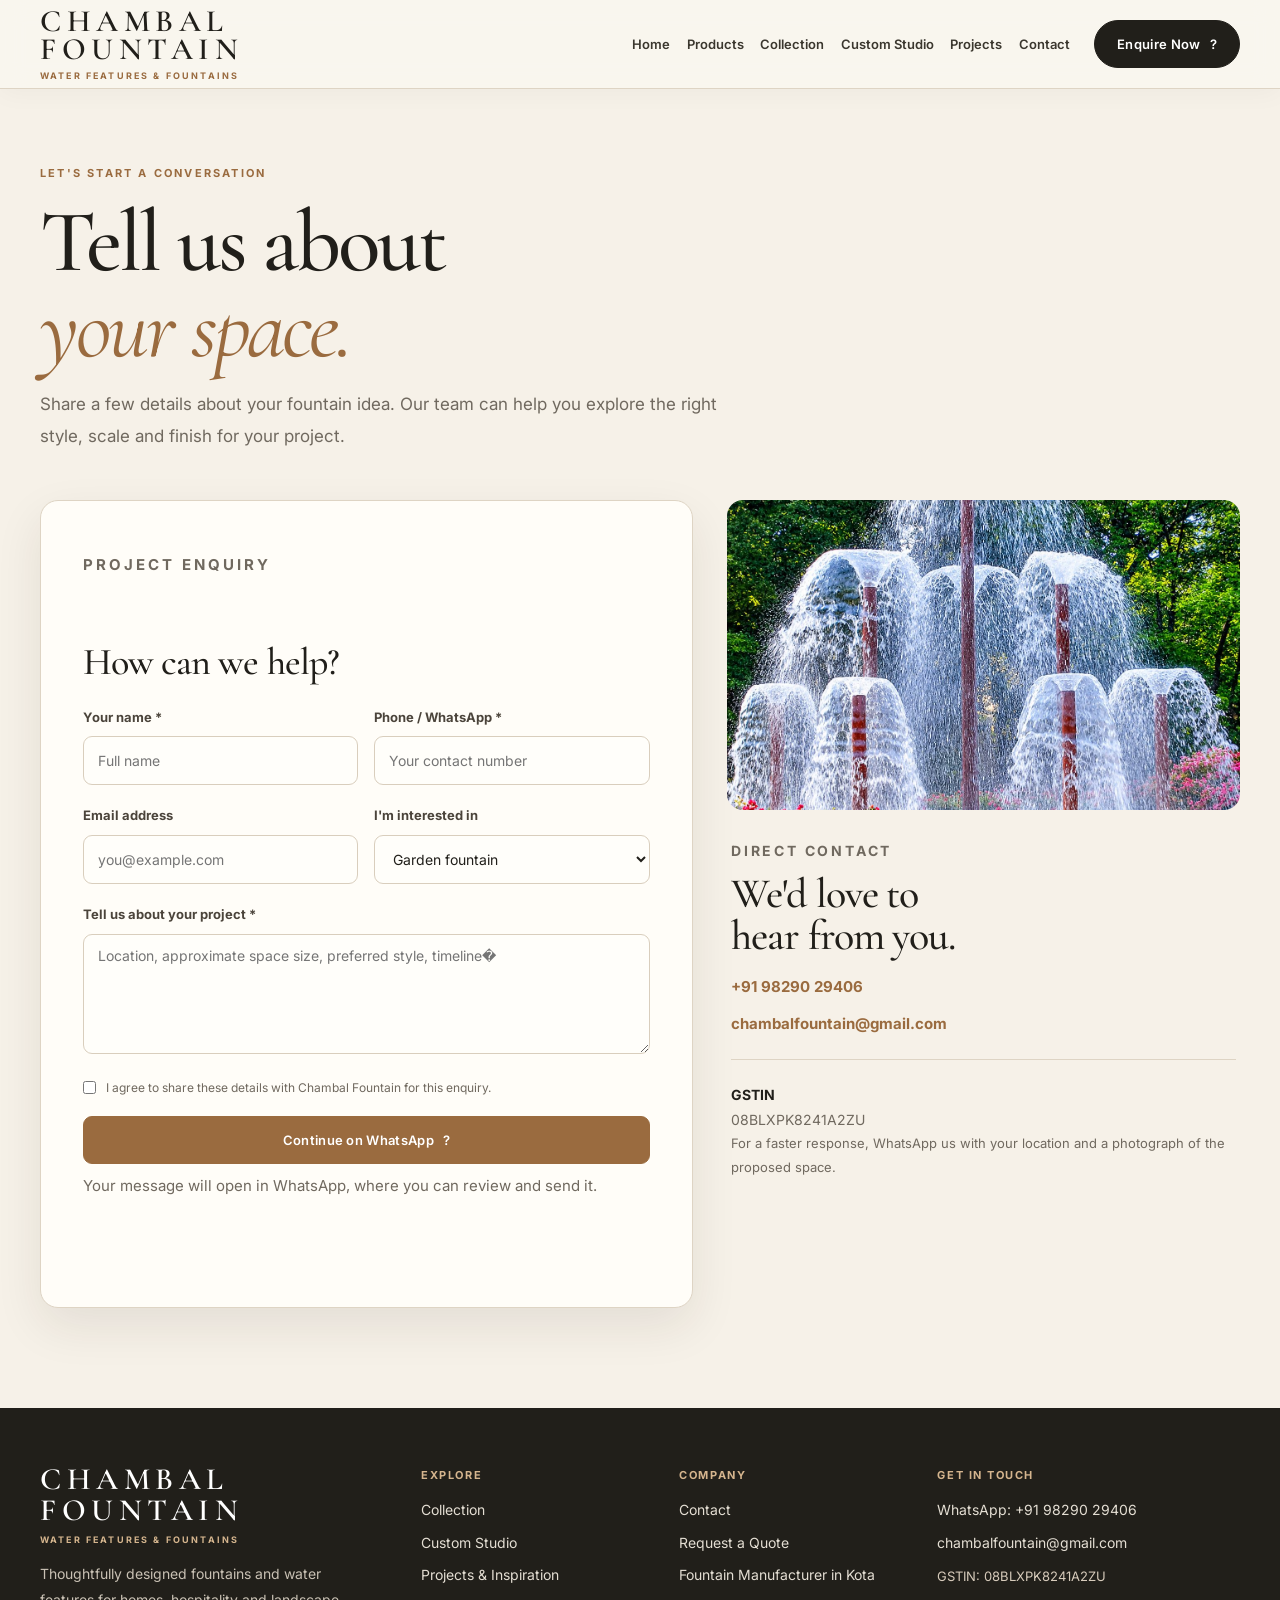
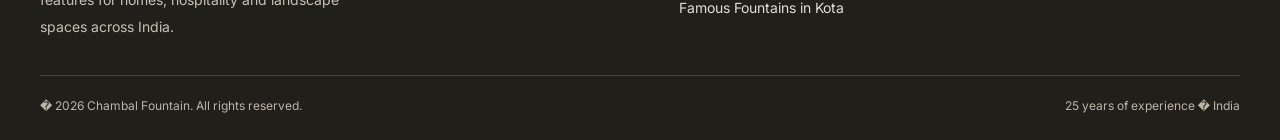
<file: contact.html>
<!doctype html><html lang="en"><head><meta charset="utf-8"><meta name="viewport" content="width=device-width,initial-scale=1">
  <meta name="robots" content="index, follow, max-image-preview:large">
  <link rel="canonical" href="https://www.chambalfountain.in/contact.html">
  <meta property="og:type" content="website">
  <meta property="og:site_name" content="Chambal Fountain">
  
  
  <meta property="og:url" content="https://www.chambalfountain.in/contact.html"><title>Contact Fountain Manufacturers in Kota | Get a Quote | Chambal Fountain</title><link rel="preconnect" href="https://fonts.googleapis.com"><link rel="preconnect" href="https://fonts.gstatic.com" crossorigin><link href="https://fonts.googleapis.com/css2?family=Cormorant+Garamond:wght@400;500;600&family=Inter:wght@400;500;600;700&display=swap" rel="stylesheet"><link rel="stylesheet" href="assets/css/style.css">        <link rel="icon" type="image/svg+xml" href="assets/images/favicon.svg?v=3">
  <link rel="icon" type="image/png" sizes="32x32" href="assets/images/favicon.png?v=3">
  <link rel="shortcut icon" href="favicon.ico?v=3">
  <!-- SEO / search metadata -->
  <meta name="description" content="Contact Chambal Fountain in Kota for custom fountain enquiries, design consultations and quotations in INR for projects across India. WhatsApp us today.">
  <meta name="keywords" content="contact fountain manufacturers Kota, fountain quote Kota, custom fountain enquiry Rajasthan, fountain price quote India, water fountain suppliers contact, Chambal Fountain WhatsApp, fountain in kota, fountains in kota, kota fountain, fountain kota, fountain shop in kota, fountain near me, fountain manufacturer in Kota, fountain suppliers in Kota, Chambal Fountain Kota">
  <meta name="author" content="Chambal Fountain">
  <meta name="theme-color" content="#f5f1e9">
  <meta name="geo.region" content="IN">
  <meta name="geo.country" content="India">
  <link rel="sitemap" type="application/xml" href="/sitemap.xml">
  <meta property="og:locale" content="en_IN">
  <meta property="og:title" content="Contact Fountain Manufacturers in Kota | Get a Quote | Chambal Fountain">
  <meta property="og:description" content="Contact Chambal Fountain in Kota for custom fountain enquiries, design consultations and quotations in INR for projects across India. WhatsApp us today.">
  <meta property="og:image" content="https://www.chambalfountain.in/assets/images/fountain-detail.jpg">
  <meta property="og:image:alt" content="Detailed stone carving on a Chambal Fountain water feature">
  <meta name="twitter:card" content="summary_large_image">
  <meta name="twitter:title" content="Contact Fountain Manufacturers in Kota | Get a Quote | Chambal Fountain">
  <meta name="twitter:description" content="Contact Chambal Fountain in Kota for custom fountain enquiries, design consultations and quotations in INR for projects across India. WhatsApp us today.">
  <meta name="twitter:image" content="https://www.chambalfountain.in/assets/images/fountain-detail.jpg">
  <meta name="twitter:image:alt" content="Detailed stone carving on a Chambal Fountain water feature">
  <script type="application/ld+json">
{
  "@context": "https://schema.org",
  "@graph": [
    {
      "@type": "WebPage",
      "@id": "https://www.chambalfountain.in/contact.html#webpage",
      "url": "https://www.chambalfountain.in/contact.html",
      "name": "Contact Fountain Manufacturers in Kota | Get a Quote | Chambal Fountain",
      "description": "Contact Chambal Fountain in Kota for custom fountain enquiries, design consultations and quotations in INR for projects across India. WhatsApp us today.",
      "isPartOf": {
        "@id": "https://www.chambalfountain.in/#website"
      },
      "about": {
        "@id": "https://www.chambalfountain.in/#organization"
      },
      "inLanguage": "en-IN"
    },
    {
      "@type": "BreadcrumbList",
      "@id": "https://www.chambalfountain.in/contact.html#breadcrumb",
      "itemListElement": [
        {
          "@type": "ListItem",
          "position": 1,
          "name": "Home",
          "item": "https://www.chambalfountain.in/"
        },
        {
          "@type": "ListItem",
          "position": 2,
          "name": "Contact",
          "item": "https://www.chambalfountain.in/contact.html"
        }
      ]
    },
    {
      "@type": "Service",
      "@id": "https://www.chambalfountain.in/contact.html#service",
      "name": "Fountain consultation and quotation service",
      "serviceType": "Fountain consultation and quotation service",
      "provider": {
        "@id": "https://www.chambalfountain.in/#organization"
      },
      "areaServed": [
        {
          "@type": "City",
          "name": "Kota"
        },
        {
          "@type": "State",
          "name": "Rajasthan"
        },
        {
          "@type": "Country",
          "name": "India"
        }
      ],
      "description": "Contact Chambal Fountain in Kota for custom fountain enquiries, design consultations and quotations in INR for projects across India. WhatsApp us today."
    }
  ]
}
  </script>
</head><body>
<header><div class="wrap nav"><a class="logo" href="index.html" aria-label="Chambal Fountain home">CHAMBAL <br>FOUNTAIN <small>WATER FEATURES &amp; FOUNTAINS</small></a><button class="menu-toggle" type="button" aria-expanded="false" aria-label="Open navigation">?</button><nav aria-label="Main navigation"><a href="index.html">Home</a><a href="products.html">Products</a><a href="collection.html">Collection</a><a href="studio.html">Custom Studio</a><a href="projects.html">Projects</a><a href="contact.html">Contact</a></nav><a class="btn nav-cta" href="contact.html">Enquire Now <span aria-hidden="true">?</span></a></div></header><main><section class="page-hero wrap"><p class="eyebrow">Let's start a conversation</p><h1>Tell us about<br><em>your space.</em></h1><p class="sub">Share a few details about your fountain idea. Our team can help you explore the right style, scale and finish for your project.</p></section><section class="wrap contact-layout"><div class="card form-card"><div class="bd"><p class="kicker">Project enquiry</p><h2 class="form-title">How can we help?</h2><form id="contact-form"><div class="form-grid"><div class="field"><label for="c-name">Your name *</label><input id="c-name" name="name" autocomplete="name" required placeholder="Full name"></div><div class="field"><label for="c-phone">Phone / WhatsApp *</label><input id="c-phone" name="phone" autocomplete="tel" required placeholder="Your contact number"></div><div class="field"><label for="c-email">Email address</label><input id="c-email" name="email" type="email" autocomplete="email" placeholder="you@example.com"></div><div class="field"><label for="c-interest">I'm interested in</label><select id="c-interest" name="interest"><option>Garden fountain</option><option>Indoor water feature</option><option>Wall fountain</option><option>Hotel / resort project</option><option>Architect / landscape project</option><option>Other enquiry</option></select></div><div class="field full"><label for="c-message">Tell us about your project *</label><textarea id="c-message" name="message" rows="5" required placeholder="Location, approximate space size, preferred style, timeline�"></textarea></div></div><label class="consent"><input type="checkbox" required> I agree to share these details with Chambal Fountain for this enquiry.</label><button class="btn bronze full-btn" type="submit">Continue on WhatsApp <span>?</span></button><p class="form-hint">Your message will open in WhatsApp, where you can review and send it.</p></form></div></div><aside class="contact-aside"><div class="contact-image"><img src="assets/images/fountain-detail.jpg" alt="Close-up detail of a sculptural stone fountain"></div><div class="contact-info"><p class="kicker">Direct contact</p><h2>We'd love to<br>hear from you.</h2><a href="https://wa.me/919829029406" target="_blank" rel="noopener">+91 98290 29406</a><a href="mailto:chambalfountain@gmail.com">chambalfountain@gmail.com</a><div class="contact-rule"></div><p><strong>GSTIN</strong><br>08BLXPK8241A2ZU</p><p class="small">For a faster response, WhatsApp us with your location and a photograph of the proposed space.</p></div></aside></section></main><footer><div class="wrap"><div class="footer-main"><div class="footer-brand"><a class="logo" href="index.html">CHAMBAL FOUNTAIN<small>WATER FEATURES &amp; FOUNTAINS</small></a><p>Thoughtfully designed fountains and water features for homes, hospitality and landscape spaces across India.</p></div><div class="foot"><strong>Explore</strong><a href="collection.html">Collection</a><a href="studio.html">Custom Studio</a><a href="projects.html">Projects &amp; Inspiration</a></div><div class="foot"><strong>Company</strong><a href="contact.html">Contact</a><a href="contact.html">Request a Quote</a><a href="fountain-manufacturer-kota.html">Fountain Manufacturer in Kota</a><a href="famous-fountains-in-kota.html">Famous Fountains in Kota</a></div><div class="foot footer-contact"><strong>Get in touch</strong><a href="https://wa.me/919829029406" target="_blank" rel="noopener">WhatsApp: +91 98290 29406</a><a href="mailto:chambalfountain@gmail.com">chambalfountain@gmail.com</a><p>GSTIN: 08BLXPK8241A2ZU</p></div></div><div class="footer-bottom"><span>� <span class="year">2026</span> Chambal Fountain. All rights reserved.</span><span>25 years of experience � India</span></div></div></footer><script>document.getElementById('contact-form').addEventListener('submit',function(e){e.preventDefault();const d=new FormData(this);const msg=['Hello Chambal Fountain, I would like to enquire about a fountain.','Name: '+d.get('name'),'Phone: '+d.get('phone'),'Email: '+(d.get('email')||'Not provided'),'Interest: '+d.get('interest'),'Project details: '+d.get('message')].join('\n');window.open('https://wa.me/919829029406?text='+encodeURIComponent(msg),'_blank','noopener');});</script><script src="assets/js/main.js"></script></body></html>
</file>
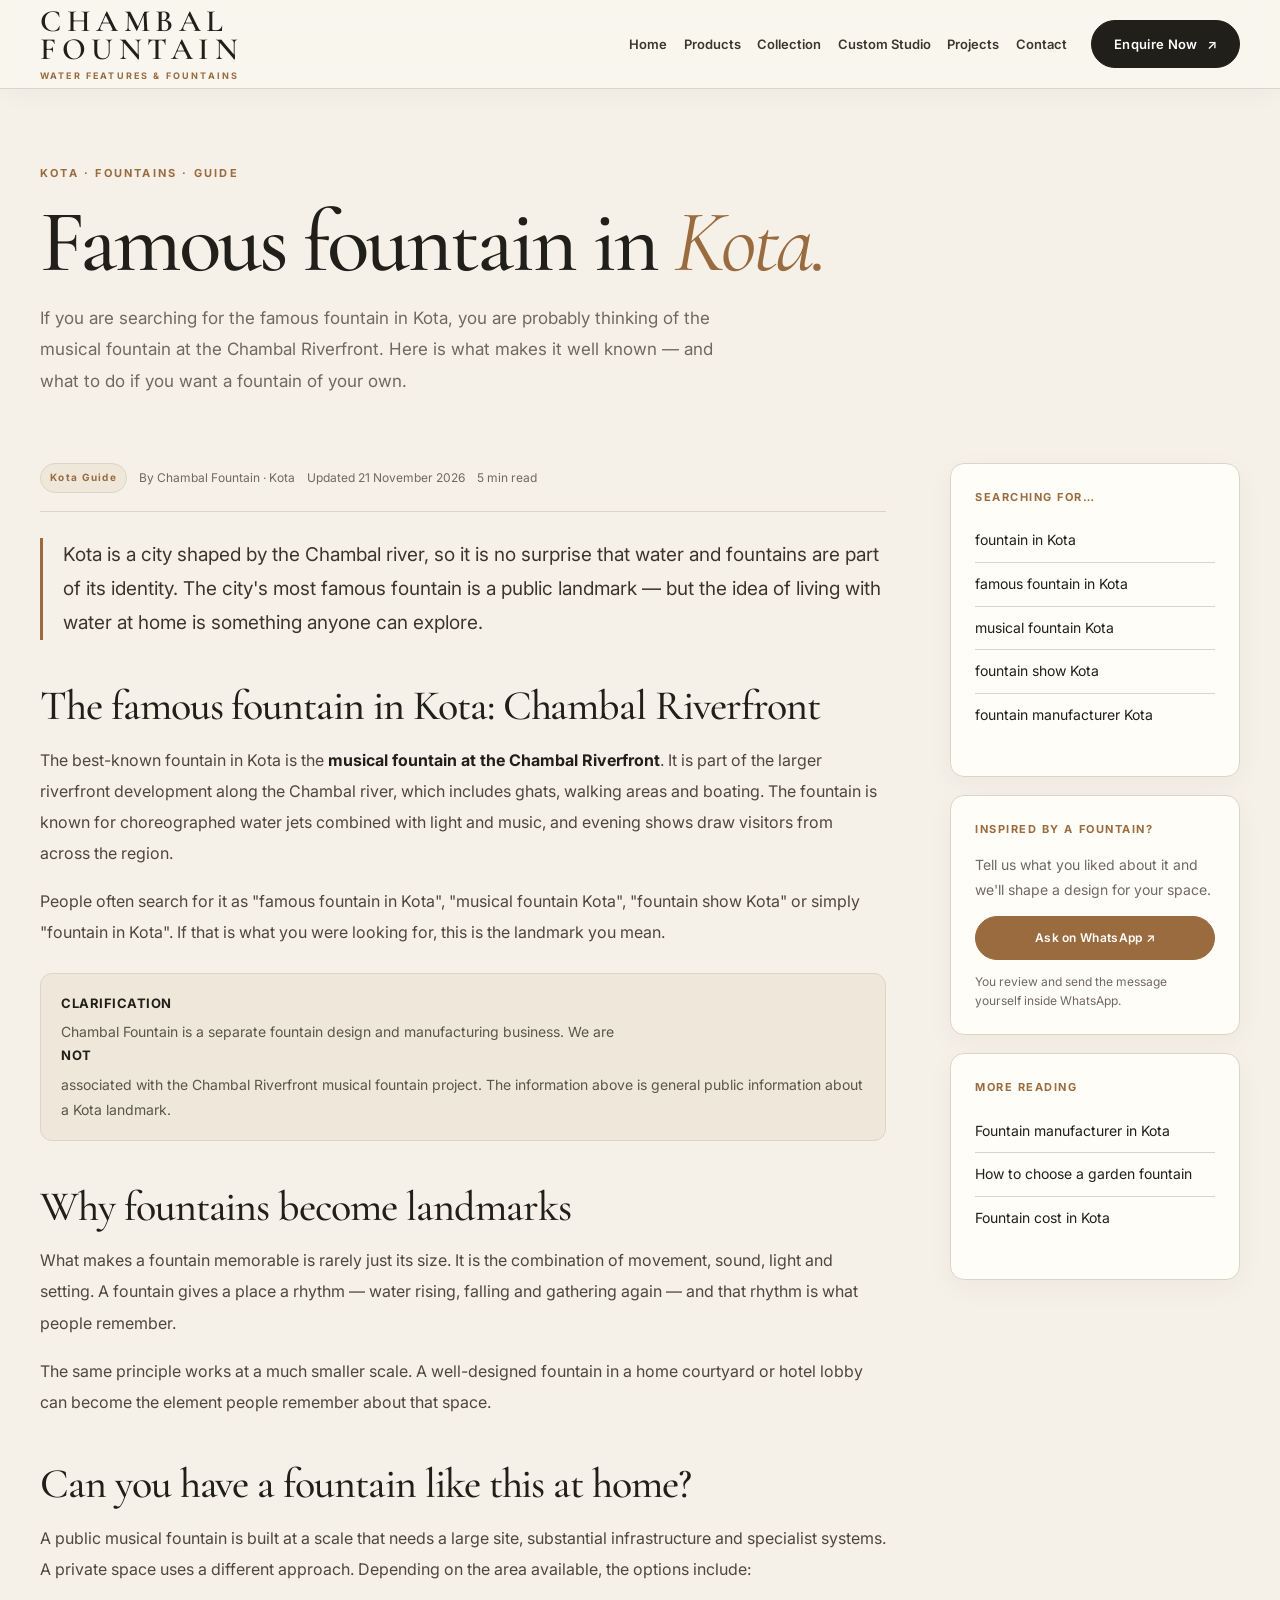
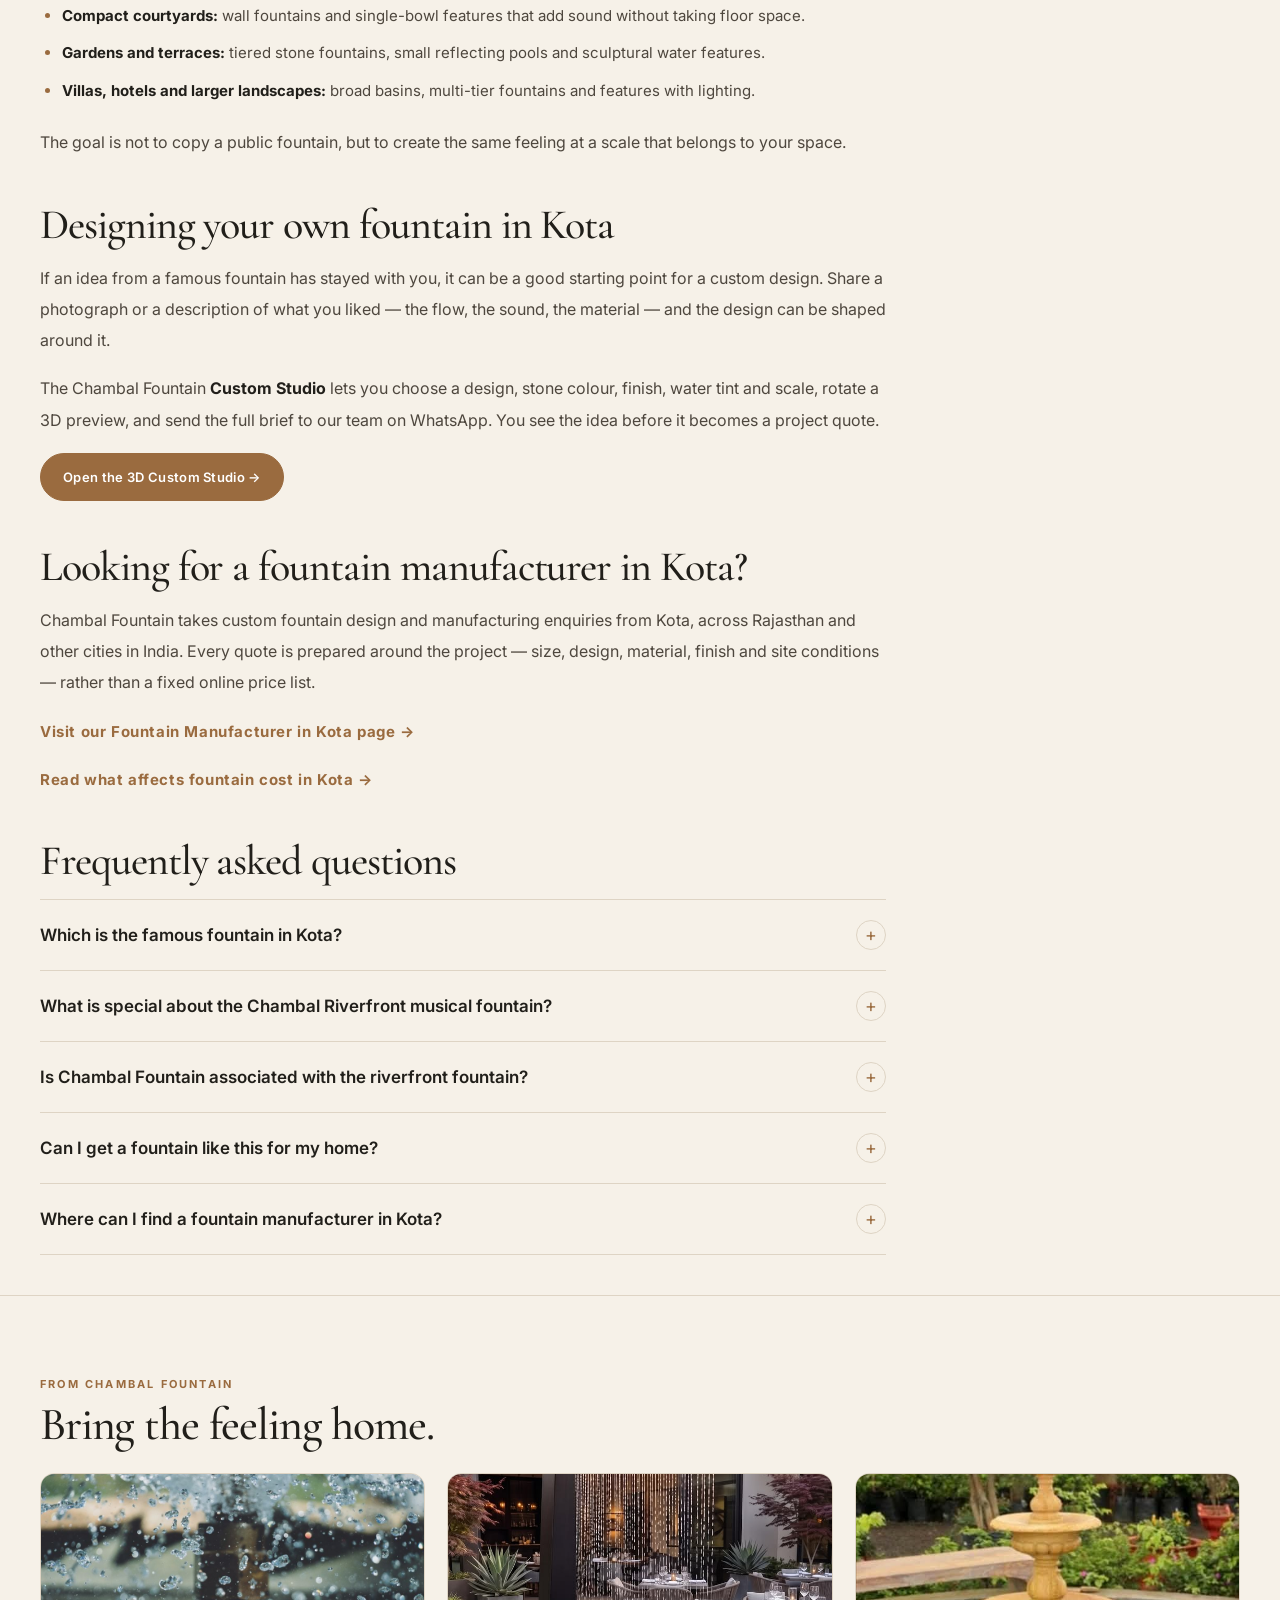
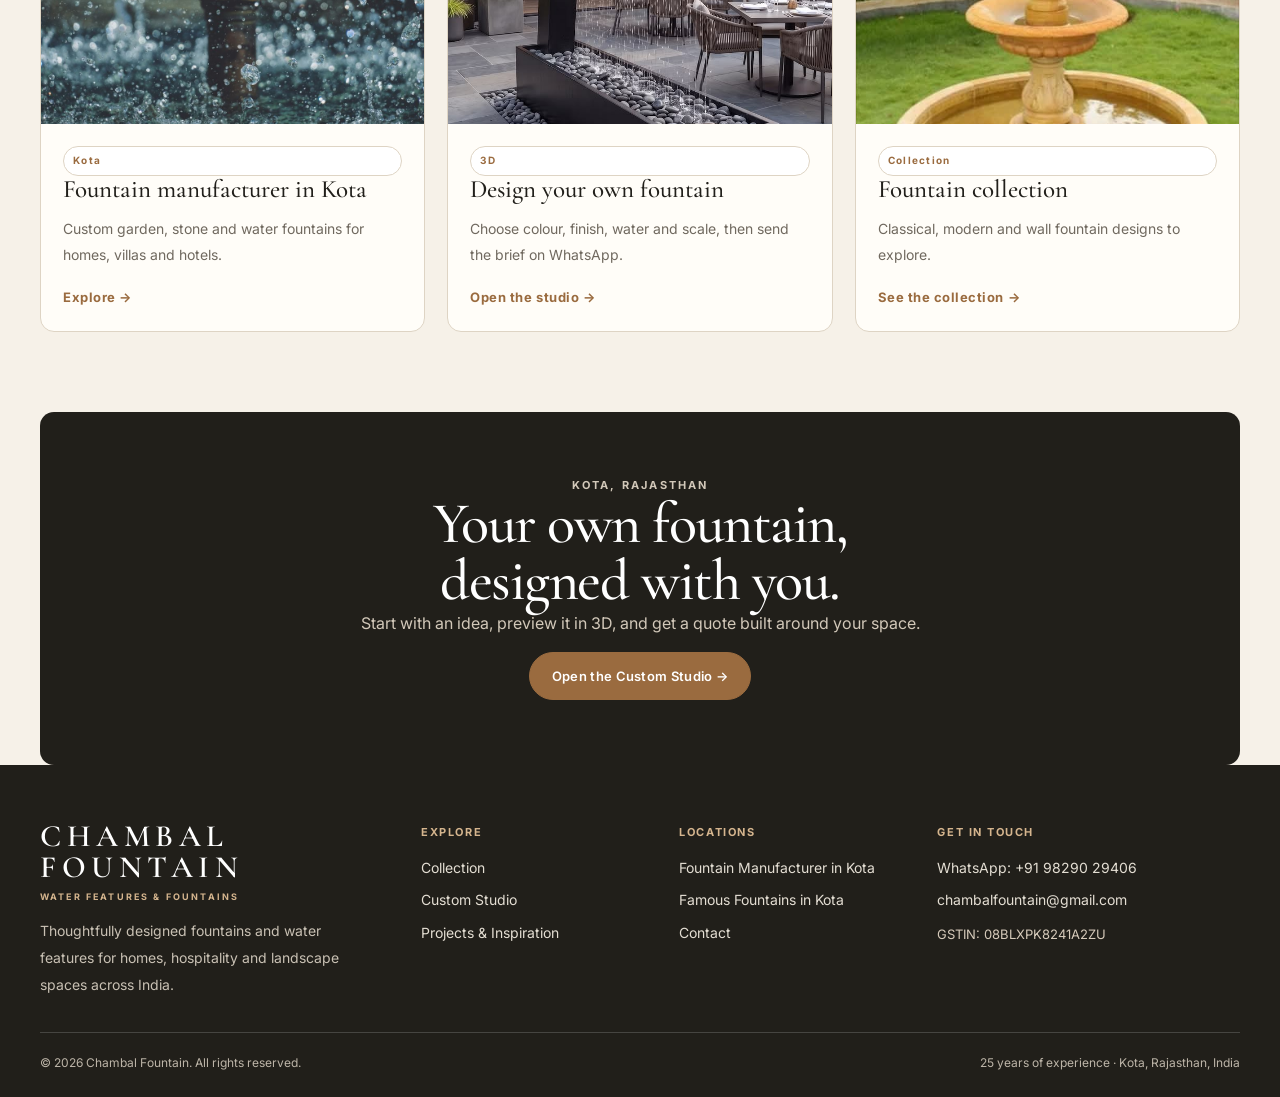
<file: famous-fountains-in-kota.html>
<!doctype html>
<html lang="en">
  <head>
    <meta charset="utf-8">
    <meta name="viewport" content="width=device-width, initial-scale=1">
    <title>Famous Fountain in Kota: Chambal Riverfront &amp; More | Chambal Fountain</title>
    <meta name="robots" content="index, follow, max-image-preview:large">
    <link rel="canonical" href="https://www.chambalfountain.in/famous-fountains-in-kota.html">
    <link rel="stylesheet" href="assets/css/style.css">
    <link rel="icon" type="image/svg+xml" href="assets/images/favicon.svg?v=3">
    <link rel="icon" type="image/png" sizes="32x32" href="assets/images/favicon.png?v=3">
    <link rel="shortcut icon" href="favicon.ico?v=3">
    <meta name="description" content="Looking for a famous fountain in Kota? Read about the city's well-known musical fountain at the Chambal Riverfront and what makes it special — plus how to design your own fountain in Kota.">
    <meta name="keywords" content="famous fountain in kota, famous fountains in Kota, fountain in kota, fountains in kota, kota fountain, fountain kota, musical fountain Kota, Chambal Riverfront fountain, fountain show Kota, best fountain in Kota, fountain near me, Kota tourist fountain, fountain in Rajasthan, Chambal Fountain, fountain shop in kota, fountain manufacturer in Kota, fountain suppliers in Kota, Chambal Fountain Kota">
    <meta name="author" content="Chambal Fountain">
    <meta name="theme-color" content="#f5f1e9">
    <meta name="geo.region" content="IN-RJ">
    <meta name="geo.placename" content="Kota, Rajasthan, India">
    <meta name="geo.country" content="India">
    <link rel="sitemap" type="application/xml" href="/sitemap.xml">
    <meta property="og:type" content="article">
    <meta property="og:site_name" content="Chambal Fountain">
    <meta property="og:locale" content="en_IN">
    <meta property="og:url" content="https://www.chambalfountain.in/famous-fountains-in-kota.html">
    <meta property="og:title" content="Famous Fountain in Kota: Chambal Riverfront &amp; More">
    <meta property="og:description" content="Everything you want to know about the famous fountains of Kota, and how to bring a fountain of your own home to life.">
    <meta property="og:image" content="https://www.chambalfountain.in/assets/images/hero-fountain.jpg">
    <meta property="og:image:alt" content="Fountain inspiration in Kota">
    <meta name="twitter:card" content="summary_large_image">
    <meta name="twitter:title" content="Famous Fountain in Kota: Chambal Riverfront &amp; More">
    <meta name="twitter:description" content="The famous fountains of Kota — and how to design one for your own space.">
    <meta name="twitter:image" content="https://www.chambalfountain.in/assets/images/hero-fountain.jpg">
    <script type="application/ld+json">
    {
      "@context": "https://schema.org",
      "@graph": [
        {
          "@type": "WebPage",
          "@id": "https://www.chambalfountain.in/famous-fountains-in-kota.html#webpage",
          "url": "https://www.chambalfountain.in/famous-fountains-in-kota.html",
          "name": "Famous Fountain in Kota: Chambal Riverfront & More",
          "description": "A guide to the famous fountains in Kota, including the musical fountain at the Chambal Riverfront, plus how to design a fountain of your own.",
          "isPartOf": { "@id": "https://www.chambalfountain.in/#website" },
          "about": { "@id": "https://www.chambalfountain.in/#organization" },
          "inLanguage": "en-IN"
        },
        {
          "@type": "Article",
          "@id": "https://www.chambalfountain.in/famous-fountains-in-kota.html#article",
          "headline": "Famous Fountain in Kota: Chambal Riverfront & More",
          "description": "A guide to the famous fountains in Kota and how to design a fountain for your own space.",
          "image": "https://www.chambalfountain.in/assets/images/hero-fountain.jpg",
          "datePublished": "2026-11-21",
          "dateModified": "2026-11-21",
          "author": { "@id": "https://www.chambalfountain.in/#organization" },
          "publisher": { "@id": "https://www.chambalfountain.in/#organization" },
          "mainEntityOfPage": { "@id": "https://www.chambalfountain.in/famous-fountains-in-kota.html#webpage" },
          "inLanguage": "en-IN"
        },
        {
          "@type": "BreadcrumbList",
          "@id": "https://www.chambalfountain.in/famous-fountains-in-kota.html#breadcrumb",
          "itemListElement": [
            { "@type": "ListItem", "position": 1, "name": "Home", "item": "https://www.chambalfountain.in/" },
            { "@type": "ListItem", "position": 2, "name": "Famous Fountains in Kota", "item": "https://www.chambalfountain.in/famous-fountains-in-kota.html" }
          ]
        },
        {
          "@type": "FAQPage",
          "@id": "https://www.chambalfountain.in/famous-fountains-in-kota.html#faq",
          "mainEntity": [
            { "@type": "Question", "name": "Which is the famous fountain in Kota?", "acceptedAnswer": { "@type": "Answer", "text": "The best-known fountain in Kota is the musical fountain at the Chambal Riverfront, a city landmark known for its evening water and light shows along the Chambal river." } },
            { "@type": "Question", "name": "What is special about the Chambal Riverfront musical fountain?", "acceptedAnswer": { "@type": "Answer", "text": "It is a large musical fountain with choreographed water jets and lighting, part of the wider Chambal Riverfront development that also includes ghats, boating and walking areas. It is a popular evening attraction in Kota." } },
            { "@type": "Question", "name": "Is Chambal Fountain associated with the Chambal Riverfront musical fountain?", "acceptedAnswer": { "@type": "Answer", "text": "No. Chambal Fountain is a separate fountain design and manufacturing business. We are not associated with the Chambal Riverfront project. We design and make fountains for homes, villas, hotels and landscape spaces." } },
            { "@type": "Question", "name": "Can I get a fountain like the one in Kota for my home or garden?", "acceptedAnswer": { "@type": "Answer", "text": "Large musical fountains are public-scale installations. For a home, villa or hotel, we can design a proportional fountain — from a compact wall feature to a tiered stone fountain or a modern reflecting pool — based on your space and budget. Share your idea on WhatsApp for a project quote." } },
            { "@type": "Question", "name": "Where can I find a fountain manufacturer in Kota?", "acceptedAnswer": { "@type": "Answer", "text": "Chambal Fountain takes custom fountain design and manufacturing enquiries in Kota, across Rajasthan and elsewhere in India. Visit the Custom Studio to preview your design in 3D, then message +91 98290 29406 with your requirements." } }
          ]
        }
      ]
    }
    </script>
  </head>
  <body>
    <header><div class="wrap nav"><a class="logo" href="index.html" aria-label="Chambal Fountain home">CHAMBAL <br> FOUNTAIN<small>WATER FEATURES &amp; FOUNTAINS</small></a><button class="menu-toggle" type="button" aria-expanded="false" aria-label="Open navigation">☰</button><nav aria-label="Main navigation"><a href="index.html">Home</a><a href="products.html">Products</a><a href="collection.html">Collection</a><a href="studio.html">Custom Studio</a><a href="projects.html">Projects</a><a href="contact.html">Contact</a></nav><a class="btn nav-cta" href="contact.html">Enquire Now <span aria-hidden="true">↗</span></a></div></header>

    <main>
      <div class="wrap page-hero">
        <p class="eyebrow">Kota · Fountains · Guide</p>
        <h1>Famous fountain in <em>Kota.</em></h1>
        <p class="sub">If you are searching for the famous fountain in Kota, you are probably thinking of the musical fountain at the Chambal Riverfront. Here is what makes it well known — and what to do if you want a fountain of your own.</p>
      </div>

      <div class="wrap article-layout">
        <article class="article-main">
          <div class="article-meta"><span class="pill">Kota Guide</span><span>By Chambal Fountain · Kota</span><span>Updated 21 November 2026</span><span>5 min read</span></div>

          <p class="article-lead">Kota is a city shaped by the Chambal river, so it is no surprise that water and fountains are part of its identity. The city's most famous fountain is a public landmark — but the idea of living with water at home is something anyone can explore.</p>

          <h2>The famous fountain in Kota: Chambal Riverfront</h2>
          <p>The best-known fountain in Kota is the <strong>musical fountain at the Chambal Riverfront</strong>. It is part of the larger riverfront development along the Chambal river, which includes ghats, walking areas and boating. The fountain is known for choreographed water jets combined with light and music, and evening shows draw visitors from across the region.</p>
          <p>People often search for it as "famous fountain in Kota", "musical fountain Kota", "fountain show Kota" or simply "fountain in Kota". If that is what you were looking for, this is the landmark you mean.</p>

          <div class="article-note"><strong>Clarification</strong>Chambal Fountain is a separate fountain design and manufacturing business. We are <strong>not</strong> associated with the Chambal Riverfront musical fountain project. The information above is general public information about a Kota landmark.</div>

          <h2>Why fountains become landmarks</h2>
          <p>What makes a fountain memorable is rarely just its size. It is the combination of movement, sound, light and setting. A fountain gives a place a rhythm — water rising, falling and gathering again — and that rhythm is what people remember.</p>
          <p>The same principle works at a much smaller scale. A well-designed fountain in a home courtyard or hotel lobby can become the element people remember about that space.</p>

          <h2>Can you have a fountain like this at home?</h2>
          <p>A public musical fountain is built at a scale that needs a large site, substantial infrastructure and specialist systems. A private space uses a different approach. Depending on the area available, the options include:</p>
          <ul>
            <li><strong>Compact courtyards:</strong> wall fountains and single-bowl features that add sound without taking floor space.</li>
            <li><strong>Gardens and terraces:</strong> tiered stone fountains, small reflecting pools and sculptural water features.</li>
            <li><strong>Villas, hotels and larger landscapes:</strong> broad basins, multi-tier fountains and features with lighting.</li>
          </ul>
          <p>The goal is not to copy a public fountain, but to create the same feeling at a scale that belongs to your space.</p>

          <h2>Designing your own fountain in Kota</h2>
          <p>If an idea from a famous fountain has stayed with you, it can be a good starting point for a custom design. Share a photograph or a description of what you liked — the flow, the sound, the material — and the design can be shaped around it.</p>
          <p>The Chambal Fountain <strong>Custom Studio</strong> lets you choose a design, stone colour, finish, water tint and scale, rotate a 3D preview, and send the full brief to our team on WhatsApp. You see the idea before it becomes a project quote.</p>
          <p><a class="btn bronze" href="studio.html">Open the 3D Custom Studio →</a></p>

          <h2>Looking for a fountain manufacturer in Kota?</h2>
          <p>Chambal Fountain takes custom fountain design and manufacturing enquiries from Kota, across Rajasthan and other cities in India. Every quote is prepared around the project — size, design, material, finish and site conditions — rather than a fixed online price list.</p>
          <p><a class="text-link" href="fountain-manufacturer-kota.html">Visit our Fountain Manufacturer in Kota page →</a></p>
          <p><a class="text-link" href="blog-fountain-cost-kota.html">Read what affects fountain cost in Kota →</a></p>

          <h2>Frequently asked questions</h2>
          <div class="faq-list">
            <details class="faq-item"><summary>Which is the famous fountain in Kota?</summary><div class="faq-answer"><p>The best-known fountain in Kota is the musical fountain at the Chambal Riverfront, a city landmark known for evening water and light shows.</p></div></details>
            <details class="faq-item"><summary>What is special about the Chambal Riverfront musical fountain?</summary><div class="faq-answer"><p>It features choreographed water jets with lighting and music, and is part of the wider riverfront development with ghats, boating and walking areas. It is a popular evening attraction in Kota.</p></div></details>
            <details class="faq-item"><summary>Is Chambal Fountain associated with the riverfront fountain?</summary><div class="faq-answer"><p>No. Chambal Fountain is a separate fountain design and manufacturing business and is not associated with the Chambal Riverfront project.</p></div></details>
            <details class="faq-item"><summary>Can I get a fountain like this for my home?</summary><div class="faq-answer"><p>Public musical fountains need a very large site. For homes and hotels, we design proportional options — wall fountains, tiered stone fountains, reflecting pools and sculptural features — based on your space and budget.</p></div></details>
            <details class="faq-item"><summary>Where can I find a fountain manufacturer in Kota?</summary><div class="faq-answer"><p>Chambal Fountain takes custom design and manufacturing enquiries in Kota, across Rajasthan and elsewhere in India. Preview your design in 3D, then message +91 98290 29406 with your requirements.</p></div></details>
          </div>
        </article>

        <aside class="article-aside">
          <div class="aside-card"><strong>Searching for…</strong><ul><li>fountain in Kota</li><li>famous fountain in Kota</li><li>musical fountain Kota</li><li>fountain show Kota</li><li>fountain manufacturer Kota</li></ul></div>
          <div class="aside-card"><strong>Inspired by a fountain?</strong><p>Tell us what you liked about it and we'll shape a design for your space.</p><a class="btn bronze" href="https://wa.me/919829029406?text=Hello%20Chambal%20Fountain%2C%20I%20saw%20a%20fountain%20in%20Kota%20and%20would%20like%20something%20similar%20for%20my%20space." target="_blank" rel="noopener">Ask on WhatsApp ↗</a><p class="small">You review and send the message yourself inside WhatsApp.</p></div>
          <div class="aside-card"><strong>More reading</strong><ul><li><a href="fountain-manufacturer-kota.html">Fountain manufacturer in Kota</a></li><li><a href="blog-garden-fountain-guide.html">How to choose a garden fountain</a></li><li><a href="blog-fountain-cost-kota.html">Fountain cost in Kota</a></li></ul></div>
        </aside>
      </div>

      <section class="related-section"><div class="wrap"><p class="eyebrow">From Chambal Fountain</p><h2>Bring the feeling home.</h2><div class="grid3">
        <article class="card"><div class="ph"><img src="assets/images/hero-fountain.jpg" alt="Fountain design inspiration" loading="lazy"></div><div class="bd"><span class="pill">Kota</span><h3>Fountain manufacturer in Kota</h3><p>Custom garden, stone and water fountains for homes, villas and hotels.</p><a class="text-link" href="fountain-manufacturer-kota.html">Explore →</a></div></article>
        <article class="card"><div class="ph"><img src="assets/images/studio-design.jpg" alt="3D fountain design" loading="lazy"></div><div class="bd"><span class="pill">3D</span><h3>Design your own fountain</h3><p>Choose colour, finish, water and scale, then send the brief on WhatsApp.</p><a class="text-link" href="studio.html">Open the studio →</a></div></article>
        <article class="card"><div class="ph"><img src="assets/images/collection-classica.jpg" alt="Stone fountain" loading="lazy"></div><div class="bd"><span class="pill">Collection</span><h3>Fountain collection</h3><p>Classical, modern and wall fountain designs to explore.</p><a class="text-link" href="collection.html">See the collection →</a></div></article>
      </div></div></section>

      <section><div class="wrap"><div class="cta"><p class="kicker">Kota, Rajasthan</p><h2>Your own fountain,<br>designed with you.</h2><p>Start with an idea, preview it in 3D, and get a quote built around your space.</p><a class="btn" href="studio.html">Open the Custom Studio →</a></div></div></section>
    </main>

    <footer><div class="wrap"><div class="footer-main"><div class="footer-brand"><a class="logo" href="index.html">CHAMBAL FOUNTAIN<small>WATER FEATURES &amp; FOUNTAINS</small></a><p>Thoughtfully designed fountains and water features for homes, hospitality and landscape spaces across India.</p></div><div class="foot"><strong>Explore</strong><a href="collection.html">Collection</a><a href="studio.html">Custom Studio</a><a href="projects.html">Projects &amp; Inspiration</a></div><div class="foot"><strong>Locations</strong><a href="fountain-manufacturer-kota.html">Fountain Manufacturer in Kota</a><a href="famous-fountains-in-kota.html">Famous Fountains in Kota</a><a href="contact.html">Contact</a></div><div class="foot footer-contact"><strong>Get in touch</strong><a href="https://wa.me/919829029406" target="_blank" rel="noopener">WhatsApp: +91 98290 29406</a><a href="mailto:chambalfountain@gmail.com">chambalfountain@gmail.com</a><p>GSTIN: 08BLXPK8241A2ZU</p></div></div><div class="footer-bottom"><span>© <span class="year">2026</span> Chambal Fountain. All rights reserved.</span><span>25 years of experience · Kota, Rajasthan, India</span></div></div></footer>
    <script src="assets/js/main.js"></script>
  </body>
</html>
</file>
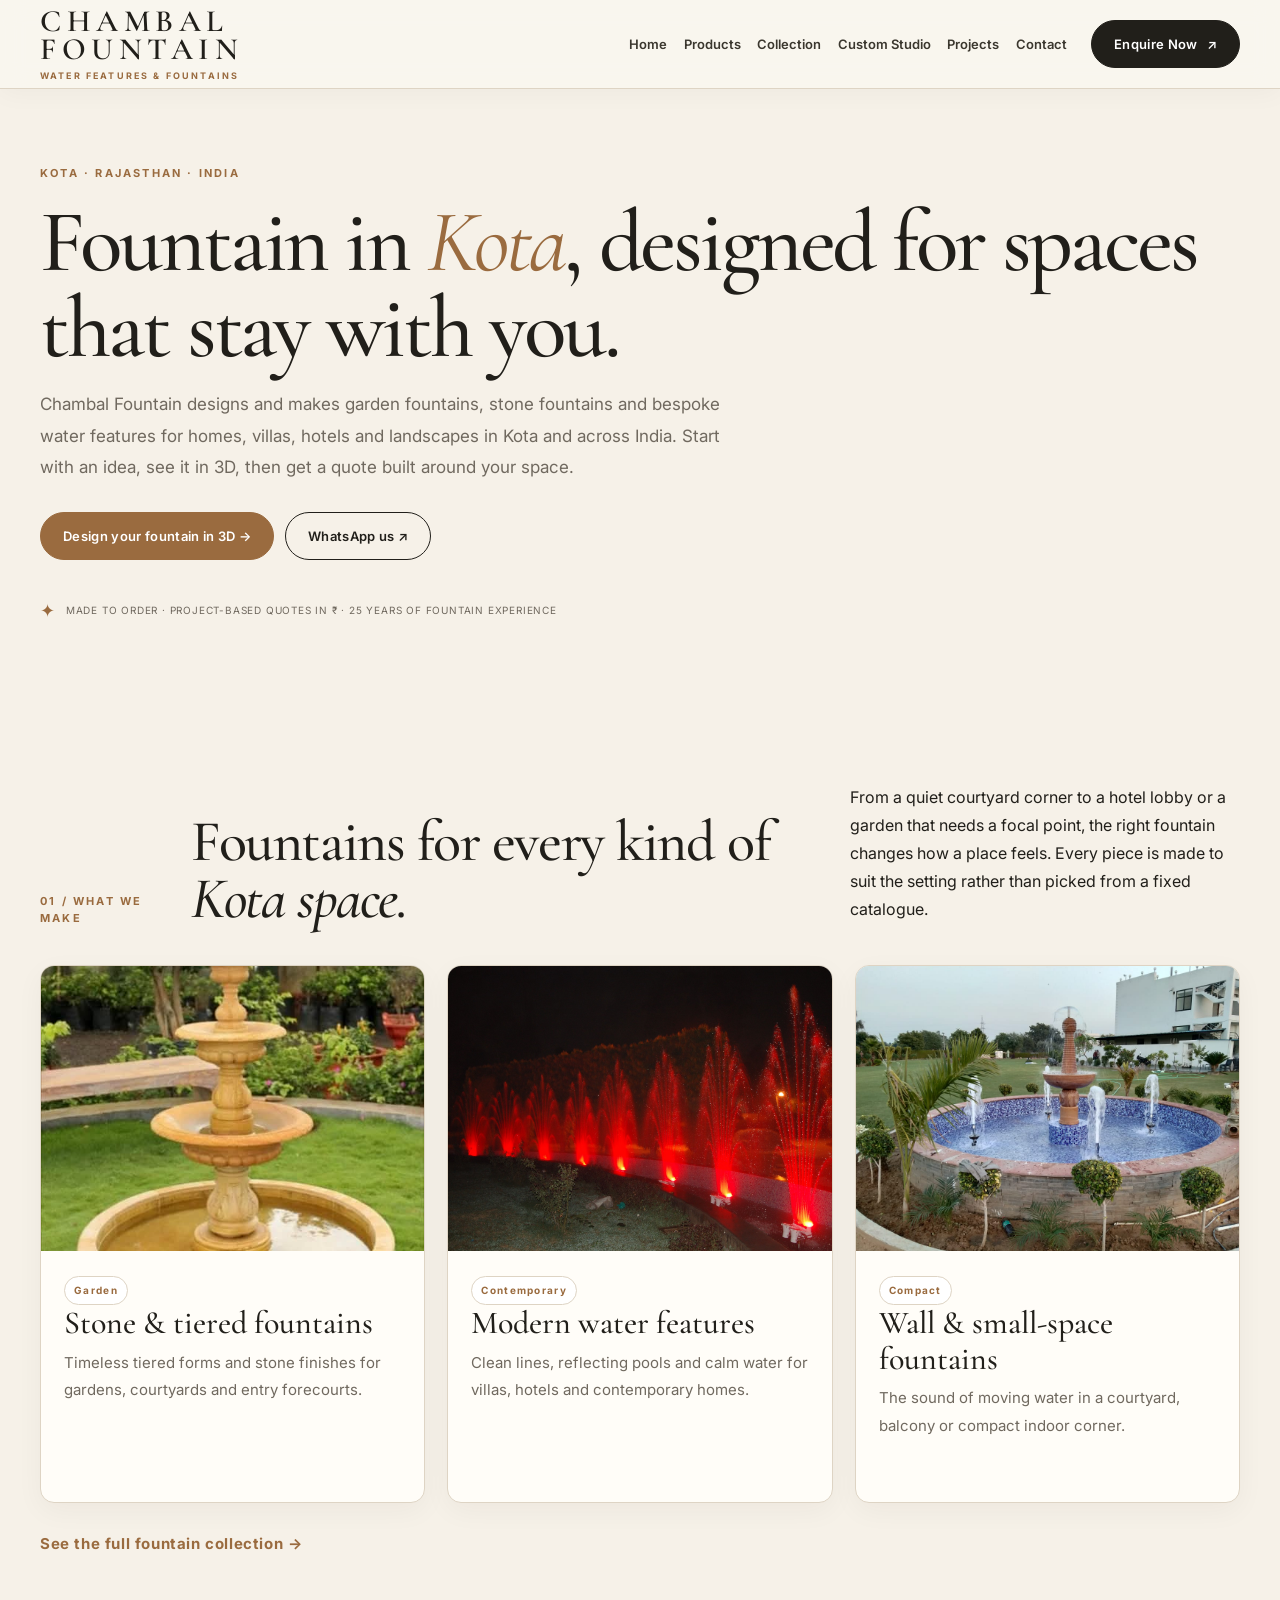
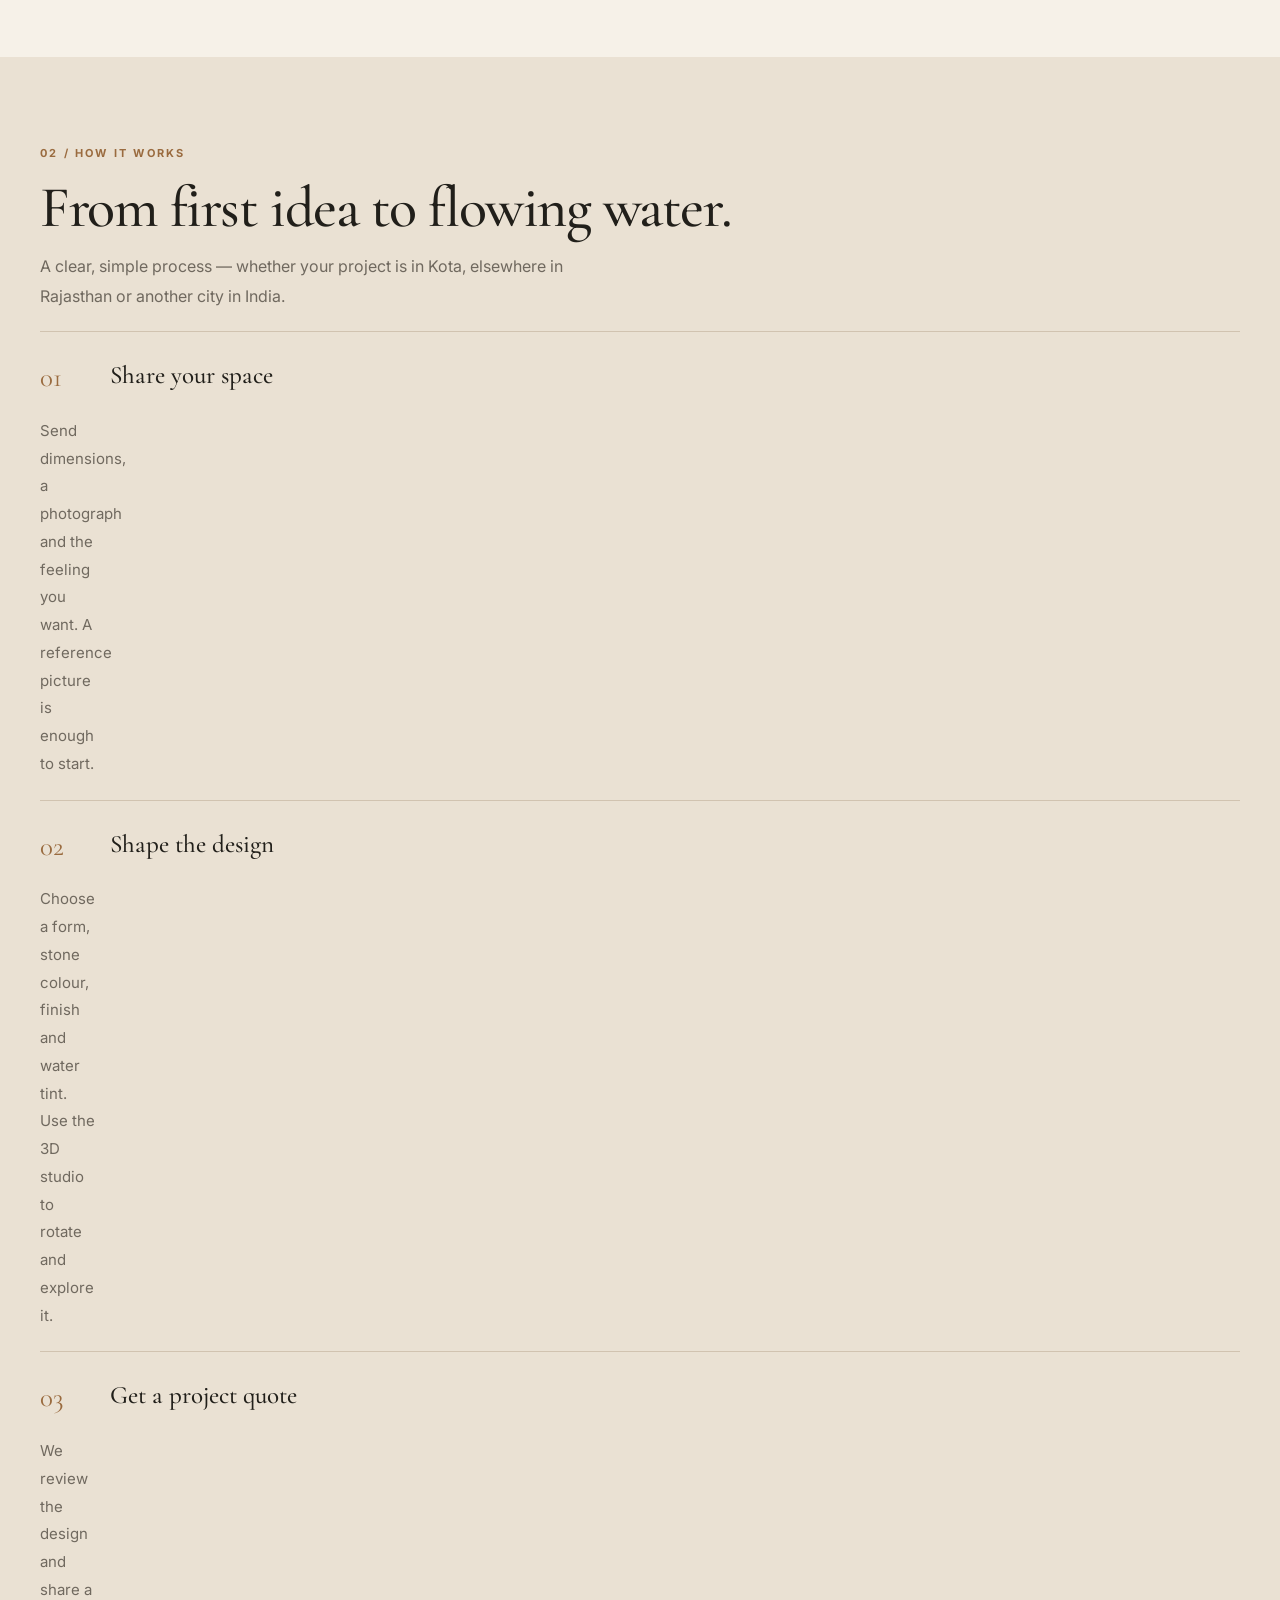
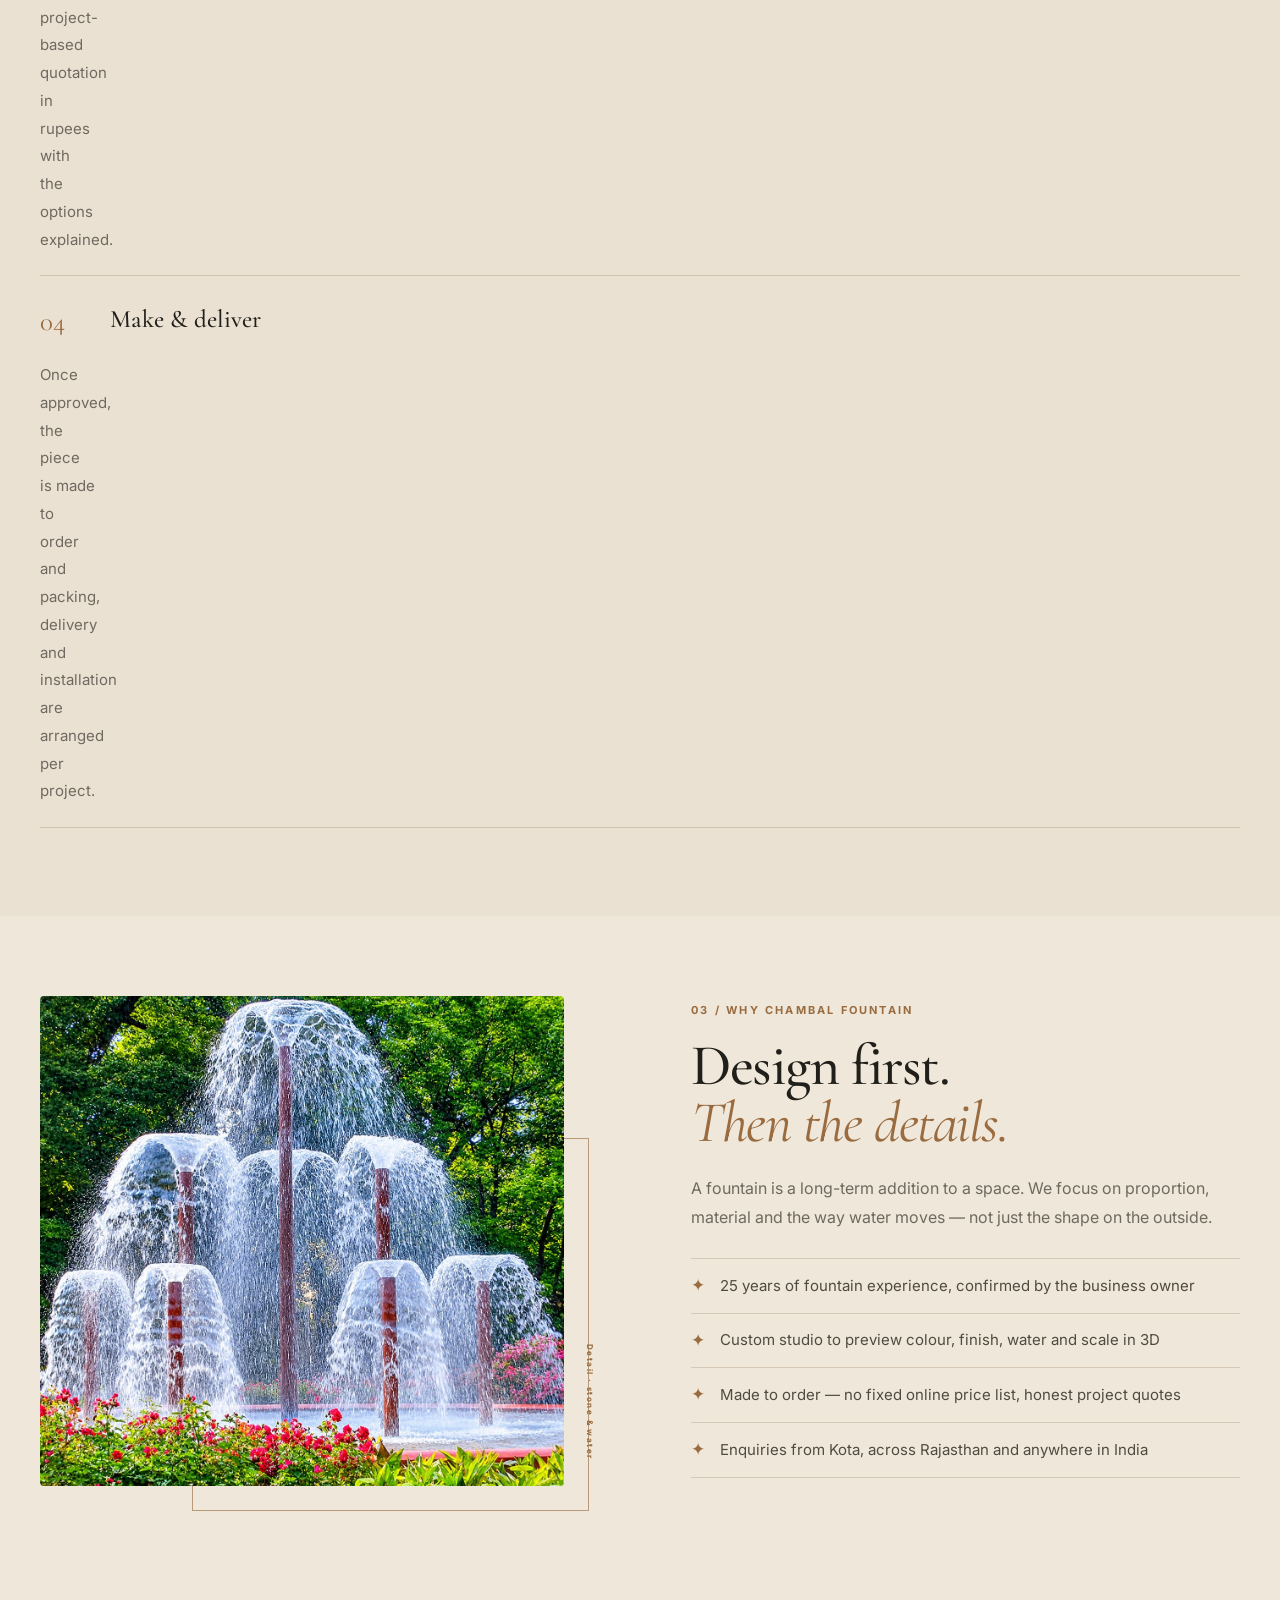
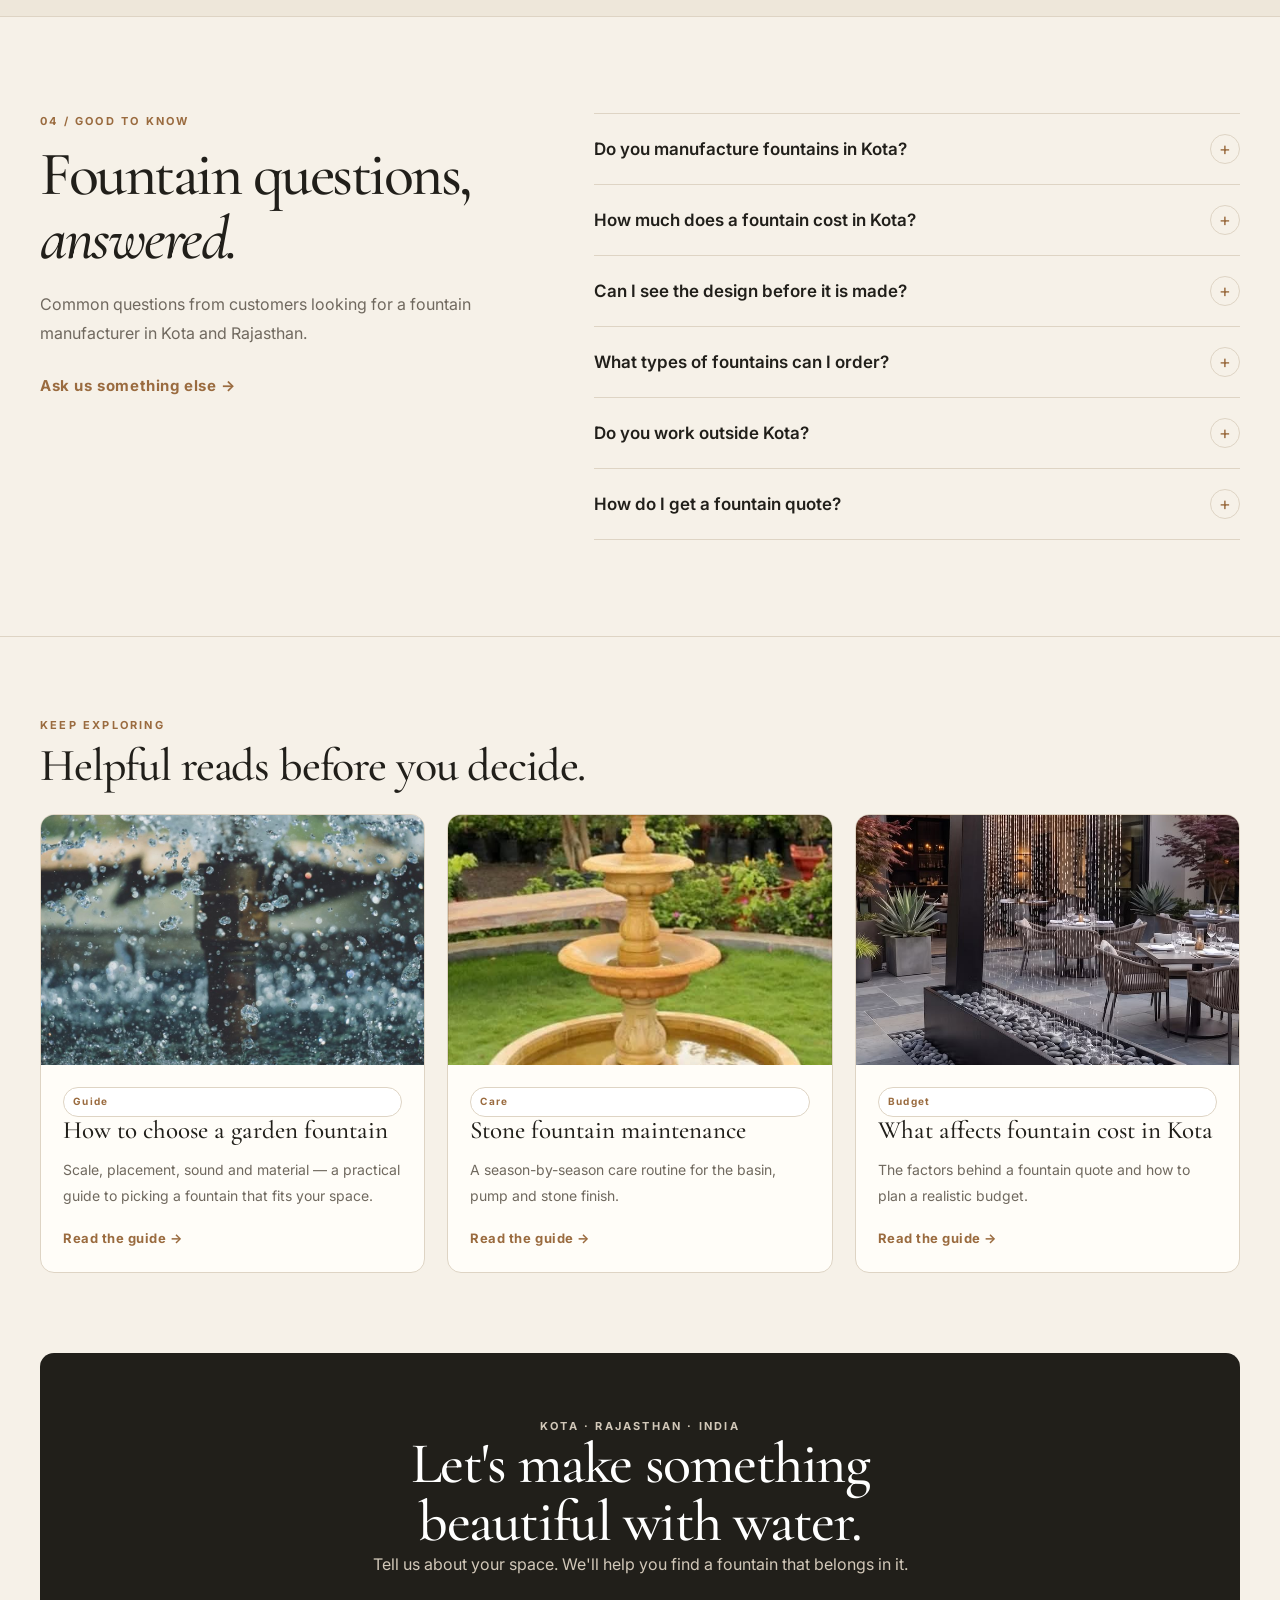
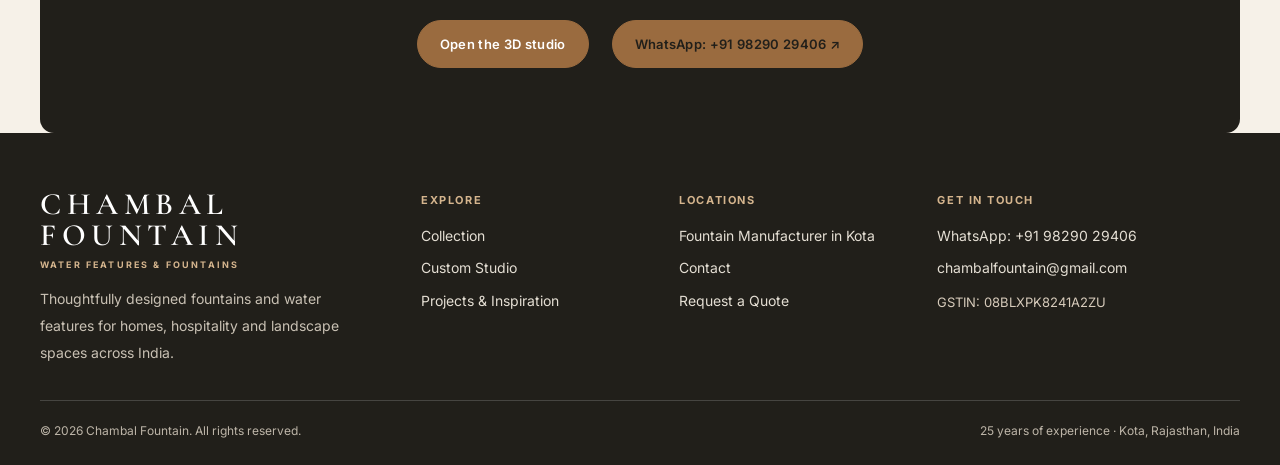
<file: fountain-manufacturer-kota.html>
<!doctype html>
<html lang="en">
  <head>
    <meta charset="utf-8">
    <meta name="viewport" content="width=device-width, initial-scale=1">
    <title>Fountain in Kota | Fountain Manufacturer in Kota, Rajasthan | Chambal Fountain</title>
    <meta name="robots" content="index, follow, max-image-preview:large">
    <link rel="canonical" href="https://www.chambalfountain.in/fountain-manufacturer-kota.html">
    <link rel="stylesheet" href="assets/css/style.css">
    <link rel="icon" type="image/svg+xml" href="assets/images/favicon.svg?v=3">
    <link rel="icon" type="image/png" sizes="32x32" href="assets/images/favicon.png?v=3">
    <link rel="shortcut icon" href="favicon.ico?v=3">

    <meta name="description" content="Looking for a fountain manufacturer in Kota? Chambal Fountain designs and makes custom garden, stone and water fountains for homes, villas, hotels and landscapes in Kota, Rajasthan and across India. Get a quote on WhatsApp.">
    <meta name="keywords" content="fountain manufacturer in Kota, fountain manufacturers Kota Rajasthan, fountain suppliers in Kota, garden fountain Kota, stone fountain manufacturer Kota, custom fountain design Kota, water feature company Kota, fountain price Kota, fountain installation Kota, Chambal Fountain Kota, fountain in kota, fountains in kota, kota fountain, fountain kota, fountain shop in kota, fountain near me">
    <meta name="author" content="Chambal Fountain">
    <meta name="theme-color" content="#f5f1e9">
    <meta name="geo.region" content="IN-RJ">
    <meta name="geo.placename" content="Kota, Rajasthan, India">
    <meta name="geo.country" content="India">
    <link rel="sitemap" type="application/xml" href="/sitemap.xml">

    <meta property="og:type" content="website">
    <meta property="og:site_name" content="Chambal Fountain">
    <meta property="og:locale" content="en_IN">
    <meta property="og:url" content="https://www.chambalfountain.in/fountain-manufacturer-kota.html">
    <meta property="og:title" content="Fountain Manufacturer in Kota, Rajasthan | Chambal Fountain">
    <meta property="og:description" content="Custom garden, stone and water fountains designed for homes, villas, hotels and landscapes in Kota and across Rajasthan. Preview your design in 3D and get a project-based quote.">
    <meta property="og:image" content="https://www.chambalfountain.in/assets/images/hero-fountain.jpg">
    <meta property="og:image:alt" content="Stone fountain design from Chambal Fountain">
    <meta name="twitter:card" content="summary_large_image">
    <meta name="twitter:title" content="Fountain Manufacturer in Kota, Rajasthan | Chambal Fountain">
    <meta name="twitter:description" content="Custom fountain design and manufacturing in Kota, Rajasthan. See your fountain in 3D before it is made.">
    <meta name="twitter:image" content="https://www.chambalfountain.in/assets/images/hero-fountain.jpg">

    <script type="application/ld+json">
    {
      "@context": "https://schema.org",
      "@graph": [
        {
          "@type": "WebPage",
          "@id": "https://www.chambalfountain.in/fountain-manufacturer-kota.html#webpage",
          "url": "https://www.chambalfountain.in/fountain-manufacturer-kota.html",
          "name": "Fountain Manufacturer in Kota, Rajasthan | Chambal Fountain",
          "description": "Custom garden, stone and water fountains designed and made for homes, villas, hotels and landscapes in Kota, Rajasthan and across India.",
          "isPartOf": { "@id": "https://www.chambalfountain.in/#website" },
          "about": { "@id": "https://www.chambalfountain.in/#organization" },
          "inLanguage": "en-IN"
        },
        {
          "@type": "Service",
          "@id": "https://www.chambalfountain.in/fountain-manufacturer-kota.html#service",
          "name": "Fountain manufacturer and custom water feature design in Kota",
          "serviceType": "Fountain design, manufacturing and installation support",
          "description": "Design and manufacture of garden fountains, stone fountains, wall fountains, indoor water features and bespoke fountains for homes, villas, hotels and landscape projects in Kota and across India.",
          "provider": { "@id": "https://www.chambalfountain.in/#organization" },
          "areaServed": [
            { "@type": "City", "name": "Kota", "containedInPlace": { "@type": "State", "name": "Rajasthan" } },
            { "@type": "State", "name": "Rajasthan" },
            { "@type": "Country", "name": "India" }
          ],
          "url": "https://www.chambalfountain.in/fountain-manufacturer-kota.html"
        },
        {
          "@type": "BreadcrumbList",
          "@id": "https://www.chambalfountain.in/fountain-manufacturer-kota.html#breadcrumb",
          "itemListElement": [
            { "@type": "ListItem", "position": 1, "name": "Home", "item": "https://www.chambalfountain.in/" },
            { "@type": "ListItem", "position": 2, "name": "Fountain Manufacturer in Kota", "item": "https://www.chambalfountain.in/fountain-manufacturer-kota.html" }
          ]
        },
        {
          "@type": "FAQPage",
          "@id": "https://www.chambalfountain.in/fountain-manufacturer-kota.html#faq",
          "mainEntity": [
            {
              "@type": "Question",
              "name": "Do you manufacture fountains in Kota?",
              "acceptedAnswer": { "@type": "Answer", "text": "Chambal Fountain takes custom fountain design and manufacturing enquiries from Kota and the wider Rajasthan region, and works on projects across India. Share your requirements on WhatsApp and the team will discuss what can be made for your space." }
            },
            {
              "@type": "Question",
              "name": "How much does a fountain cost in Kota?",
              "acceptedAnswer": { "@type": "Answer", "text": "Fountain prices depend on size, design complexity, material and finish, pump and lighting choices, and installation conditions. We prepare project-based quotations in rupees after understanding the requirements, rather than listing a fixed online price. Send your space details for a quote." }
            },
            {
              "@type": "Question",
              "name": "Can I see the fountain design before it is made?",
              "acceptedAnswer": { "@type": "Answer", "text": "Yes. Our Custom Studio lets you choose a design, stone colour, finish, water tint and scale, rotate and move the 3D preview, and send the complete design brief to our team on WhatsApp." }
            },
            {
              "@type": "Question",
              "name": "What types of fountains can I order?",
              "acceptedAnswer": { "@type": "Answer", "text": "The range includes garden fountains, tiered stone fountains, wall fountains, modern reflecting pools, indoor water features and fully bespoke designs based on your own idea or reference photograph." }
            },
            {
              "@type": "Question",
              "name": "Do you work outside Kota?",
              "acceptedAnswer": { "@type": "Answer", "text": "Yes. Along with Kota and Rajasthan, we take project enquiries from other cities across India. Delivery, packing and installation arrangements are discussed per project before the quote is finalised." }
            },
            {
              "@type": "Question",
              "name": "How do I get a fountain quote?",
              "acceptedAnswer": { "@type": "Answer", "text": "Use the Custom Studio to build a 3D design and send the brief on WhatsApp, or message +91 98290 29406 with your space size, preferred style and a photograph of the site. You review and send the message yourself inside WhatsApp." }
            }
          ]
        }
      ]
    }
    </script>
  </head>
  <body>

    <header><div class="wrap nav"><a class="logo" href="index.html" aria-label="Chambal Fountain home">CHAMBAL <br> FOUNTAIN<small>WATER FEATURES &amp; FOUNTAINS</small></a><button class="menu-toggle" type="button" aria-expanded="false" aria-label="Open navigation">☰</button><nav aria-label="Main navigation"><a href="index.html">Home</a><a href="products.html">Products</a><a href="collection.html">Collection</a><a href="studio.html">Custom Studio</a><a href="projects.html">Projects</a><a href="contact.html">Contact</a></nav><a class="btn nav-cta" href="contact.html">Enquire Now <span aria-hidden="true">↗</span></a></div></header>

    <main>
      <div class="wrap page-hero">
        <p class="eyebrow">Kota · Rajasthan · India</p>
        <h1>Fountain in <em>Kota</em>, designed for spaces that stay with you.</h1>
        <p class="sub">Chambal Fountain designs and makes garden fountains, stone fountains and bespoke water features for homes, villas, hotels and landscapes in Kota and across India. Start with an idea, see it in 3D, then get a quote built around your space.</p>
        <div class="hero-actions">
          <a class="btn bronze" href="studio.html">Design your fountain in 3D →</a>
          <a class="btn light" href="https://wa.me/919829029406?text=Hello%20Chambal%20Fountain%2C%20I%27m%20looking%20for%20a%20fountain%20in%20Kota." target="_blank" rel="noopener">WhatsApp us ↗</a>
        </div>
        <p class="hero-note"><span class="hero-note-mark">✦</span> Made to order · Project-based quotes in ₹ · 25 years of fountain experience</p>
      </div>

      <section class="collection-section">
        <div class="wrap">
          <div class="section-heading">
            <p class="eyebrow">01 / What we make</p>
            <h2>Fountains for every kind of <em>Kota space.</em></h2>
            <p class="section-intro">From a quiet courtyard corner to a hotel lobby or a garden that needs a focal point, the right fountain changes how a place feels. Every piece is made to suit the setting rather than picked from a fixed catalogue.</p>
          </div>
          <div class="collection-grid">
            <article class="card collection-card">
              <div class="ph"><img src="assets/images/collection-classica.jpg" alt="Classical tiered stone fountain design" loading="lazy"></div>
              <div class="bd"><span class="pill">Garden</span><h3>Stone &amp; tiered fountains</h3><p>Timeless tiered forms and stone finishes for gardens, courtyards and entry forecourts.</p></div>
            </article>
            <article class="card collection-card">
              <div class="ph"><img src="assets/images/collection-moderna.jpg" alt="Modern reflecting pool fountain design" loading="lazy"></div>
              <div class="bd"><span class="pill">Contemporary</span><h3>Modern water features</h3><p>Clean lines, reflecting pools and calm water for villas, hotels and contemporary homes.</p></div>
            </article>
            <article class="card collection-card">
              <div class="ph"><img src="assets/images/collection-parete.jpg" alt="Wall fountain with plants" loading="lazy"></div>
              <div class="bd"><span class="pill">Compact</span><h3>Wall &amp; small-space fountains</h3><p>The sound of moving water in a courtyard, balcony or compact indoor corner.</p></div>
            </article>
          </div>
          <p style="margin-top:26px"><a class="text-link" href="collection.html">See the full fountain collection →</a></p>
        </div>
      </section>

      <section class="process-section">
        <div class="wrap">
          <div class="process-heading">
            <p class="eyebrow">02 / How it works</p>
            <h2>From first idea to flowing water.</h2>
            <p class="sub">A clear, simple process — whether your project is in Kota, elsewhere in Rajasthan or another city in India.</p>
          </div>
          <div class="process-steps">
            <div class="process-step"><span class="step-number">01</span><h3>Share your space</h3><p>Send dimensions, a photograph and the feeling you want. A reference picture is enough to start.</p></div>
            <div class="process-step"><span class="step-number">02</span><h3>Shape the design</h3><p>Choose a form, stone colour, finish and water tint. Use the 3D studio to rotate and explore it.</p></div>
            <div class="process-step"><span class="step-number">03</span><h3>Get a project quote</h3><p>We review the design and share a project-based quotation in rupees with the options explained.</p></div>
            <div class="process-step"><span class="step-number">04</span><h3>Make &amp; deliver</h3><p>Once approved, the piece is made to order and packing, delivery and installation are arranged per project.</p></div>
          </div>
        </div>
      </section>

      <section class="craft-section">
        <div class="wrap craft-split">
          <div class="craft-image"><div class="ph"><img src="assets/images/fountain-detail.jpg" alt="Close detail of a stone fountain" loading="lazy"></div><span class="craft-image-label">Detail · stone &amp; water</span></div>
          <div class="craft-copy">
            <p class="kicker">03 / Why Chambal Fountain</p>
            <h2>Design first.<br><em>Then the details.</em></h2>
            <p class="sub">A fountain is a long-term addition to a space. We focus on proportion, material and the way water moves — not just the shape on the outside.</p>
            <ul class="craft-points">
              <li><span>✦</span> 25 years of fountain experience, confirmed by the business owner</li>
              <li><span>✦</span> Custom studio to preview colour, finish, water and scale in 3D</li>
              <li><span>✦</span> Made to order — no fixed online price list, honest project quotes</li>
              <li><span>✦</span> Enquiries from Kota, across Rajasthan and anywhere in India</li>
            </ul>
            
          </div>
        </div>
      </section>

      <section class="faq-section">
        <div class="wrap faq-wrap">
          <div class="faq-head">
            <p class="eyebrow">04 / Good to know</p>
            <h2>Fountain questions, <em>answered.</em></h2>
            <p class="sub">Common questions from customers looking for a fountain manufacturer in Kota and Rajasthan.</p>
            <a class="text-link" href="contact.html">Ask us something else →</a>
          </div>
          <div class="faq-list">
            <details class="faq-item"><summary>Do you manufacture fountains in Kota?</summary><div class="faq-answer"><p>Chambal Fountain takes custom fountain design and manufacturing enquiries from Kota and the wider Rajasthan region, and works on projects across India. Share your requirements on WhatsApp and the team will discuss what can be made for your space.</p></div></details>
            <details class="faq-item"><summary>How much does a fountain cost in Kota?</summary><div class="faq-answer"><p>Prices depend on size, design complexity, material and finish, pump and lighting choices, and installation conditions. We prepare project-based quotations in rupees after understanding the requirements, rather than listing a fixed online price. Send your space details for a quote.</p></div></details>
            <details class="faq-item"><summary>Can I see the design before it is made?</summary><div class="faq-answer"><p>Yes. Our Custom Studio lets you choose a design, stone colour, finish, water tint and scale, rotate and move the 3D preview, and send the complete design brief to our team on WhatsApp.</p></div></details>
            <details class="faq-item"><summary>What types of fountains can I order?</summary><div class="faq-answer"><p>Garden fountains, tiered stone fountains, wall fountains, modern reflecting pools, indoor water features and fully bespoke designs based on your own idea or reference photograph.</p></div></details>
            <details class="faq-item"><summary>Do you work outside Kota?</summary><div class="faq-answer"><p>Yes. Along with Kota and Rajasthan, we take project enquiries from other cities across India. Delivery, packing and installation arrangements are discussed per project before the quote is finalised.</p></div></details>
            <details class="faq-item"><summary>How do I get a fountain quote?</summary><div class="faq-answer"><p>Use the Custom Studio to build a 3D design and send the brief on WhatsApp, or message +91 98290 29406 with your space size, preferred style and a photograph of the site. You review and send the message yourself inside WhatsApp.</p></div></details>
          </div>
        </div>
      </section>

      <section class="related-section">
        <div class="wrap">
          <p class="eyebrow">Keep exploring</p>
          <h2>Helpful reads before you decide.</h2>
          <div class="grid3">
            <article class="card"><div class="ph"><img src="assets/images/hero-fountain.jpg" alt="Garden fountain inspiration" loading="lazy"></div><div class="bd"><span class="pill">Guide</span><h3>How to choose a garden fountain</h3><p>Scale, placement, sound and material — a practical guide to picking a fountain that fits your space.</p><a class="text-link" href="blog-garden-fountain-guide.html">Read the guide →</a></div></article>
            <article class="card"><div class="ph"><img src="assets/images/collection-classica.jpg" alt="Stone fountain detail" loading="lazy"></div><div class="bd"><span class="pill">Care</span><h3>Stone fountain maintenance</h3><p>A season-by-season care routine for the basin, pump and stone finish.</p><a class="text-link" href="blog-stone-fountain-maintenance.html">Read the guide →</a></div></article>
            <article class="card"><div class="ph"><img src="assets/images/studio-design.jpg" alt="Custom fountain design drawing" loading="lazy"></div><div class="bd"><span class="pill">Budget</span><h3>What affects fountain cost in Kota</h3><p>The factors behind a fountain quote and how to plan a realistic budget.</p><a class="text-link" href="blog-fountain-cost-kota.html">Read the guide →</a></div></article>
          </div>
        </div>
      </section>

      <section>
        <div class="wrap">
          <div class="cta">
            <p class="kicker">Kota · Rajasthan · India</p>
            <h2>Let's make something<br>beautiful with water.</h2>
            <p>Tell us about your space. We'll help you find a fountain that belongs in it.</p>
            <div class="cta-actions">
              <a class="btn" href="studio.html">Open the 3D studio</a>
              <a class="btn light" href="https://wa.me/919829029406" target="_blank" rel="noopener">WhatsApp: +91 98290 29406 ↗</a>
            </div>
          </div>
        </div>
      </section>
    </main>

    <footer><div class="wrap"><div class="footer-main"><div class="footer-brand"><a class="logo" href="index.html">CHAMBAL FOUNTAIN<small>WATER FEATURES &amp; FOUNTAINS</small></a><p>Thoughtfully designed fountains and water features for homes, hospitality and landscape spaces across India.</p></div><div class="foot"><strong>Explore</strong><a href="collection.html">Collection</a><a href="studio.html">Custom Studio</a><a href="projects.html">Projects &amp; Inspiration</a></div><div class="foot"><strong>Locations</strong><a href="fountain-manufacturer-kota.html">Fountain Manufacturer in Kota</a><a href="contact.html">Contact</a><a href="contact.html">Request a Quote</a></div><div class="foot footer-contact"><strong>Get in touch</strong><a href="https://wa.me/919829029406" target="_blank" rel="noopener">WhatsApp: +91 98290 29406</a><a href="mailto:chambalfountain@gmail.com">chambalfountain@gmail.com</a><p>GSTIN: 08BLXPK8241A2ZU</p></div></div><div class="footer-bottom"><span>© <span class="year">2026</span> Chambal Fountain. All rights reserved.</span><span>25 years of experience · Kota, Rajasthan, India</span></div></div></footer>

    <script src="assets/js/main.js"></script>
  </body>
</html>
</file>
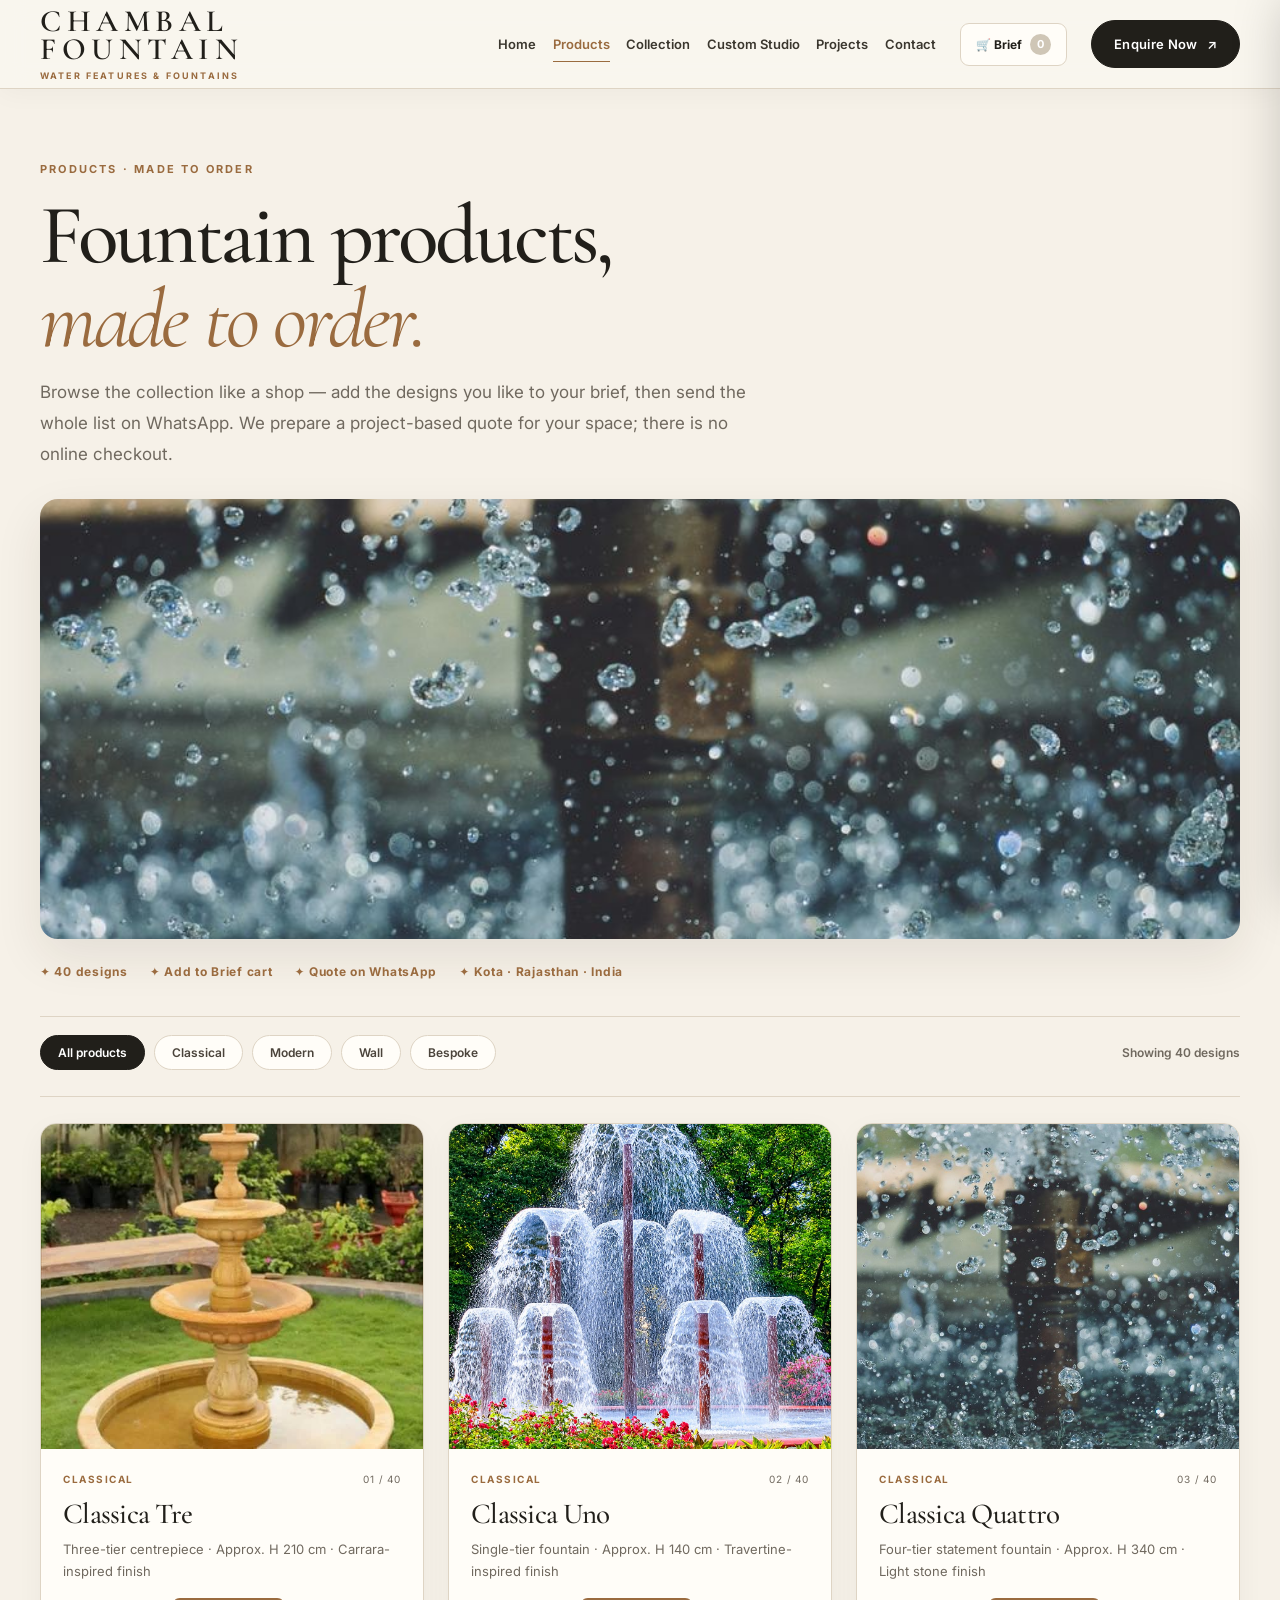
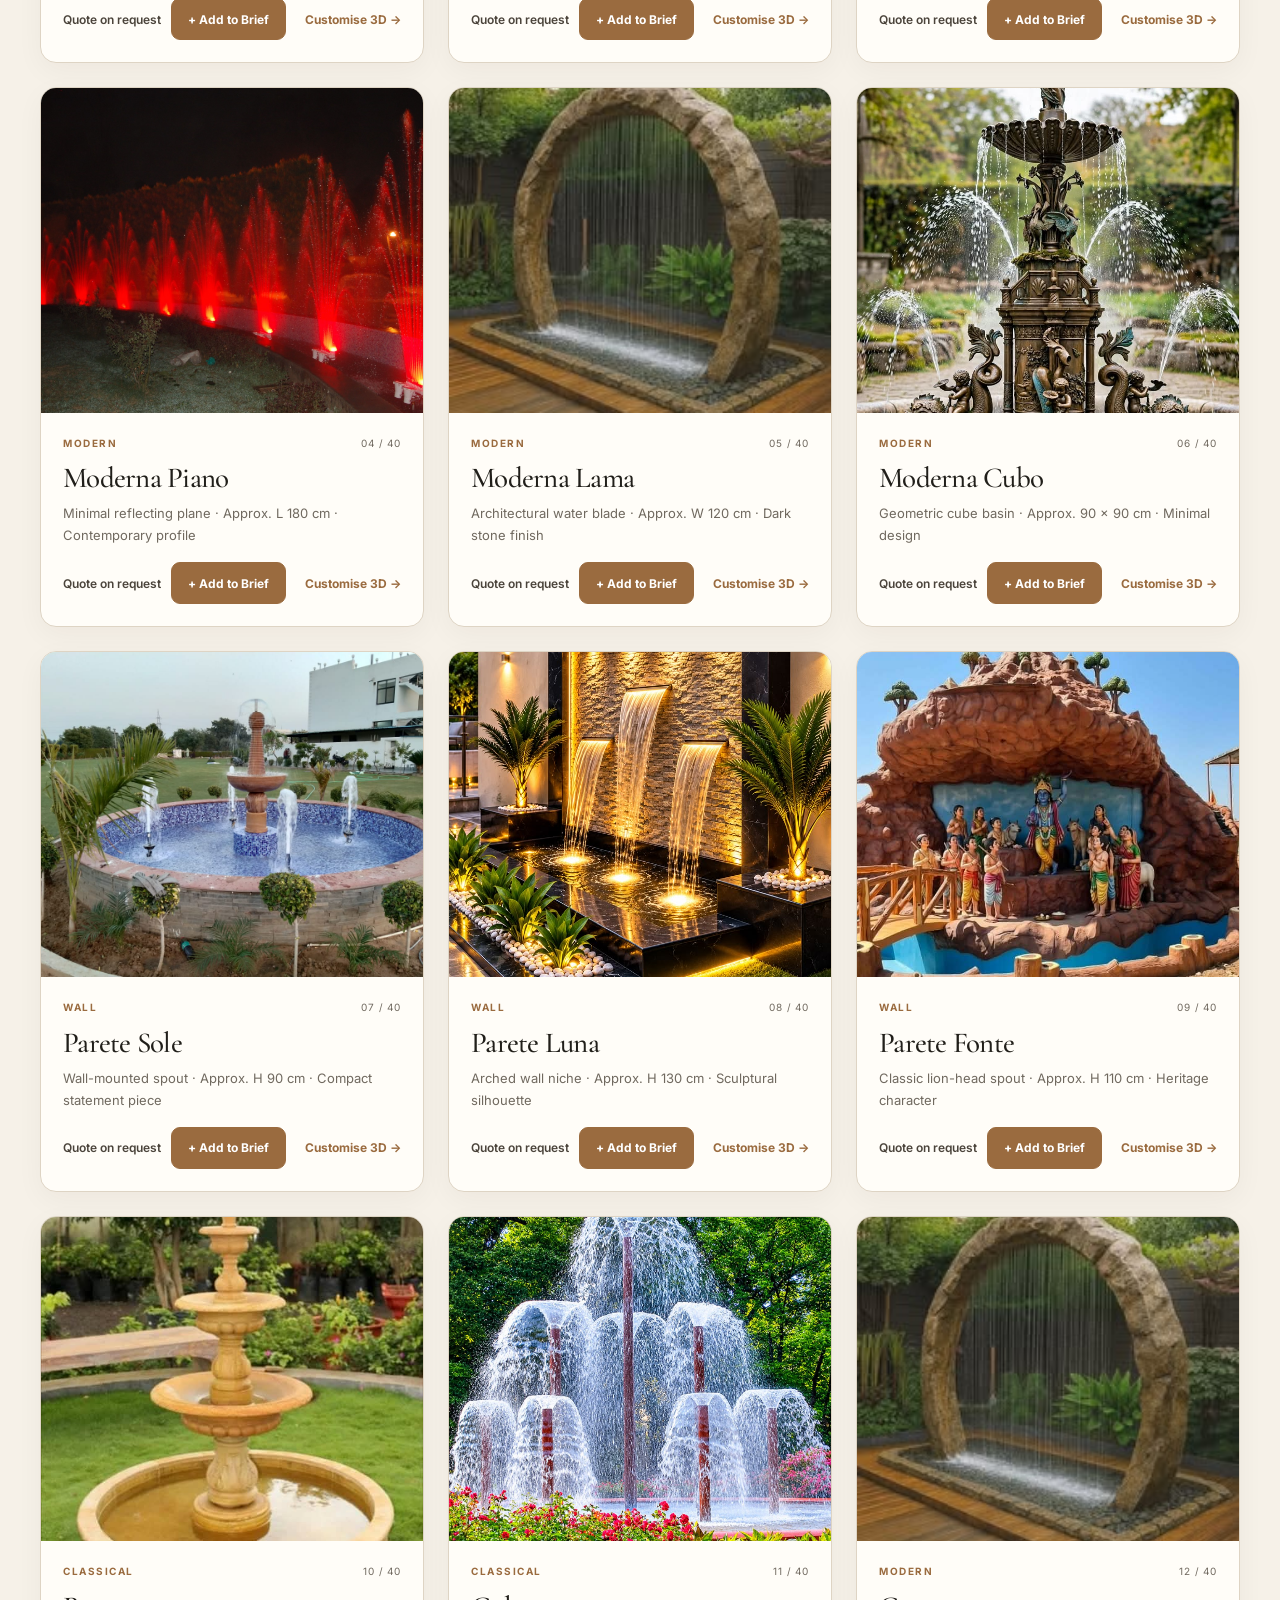
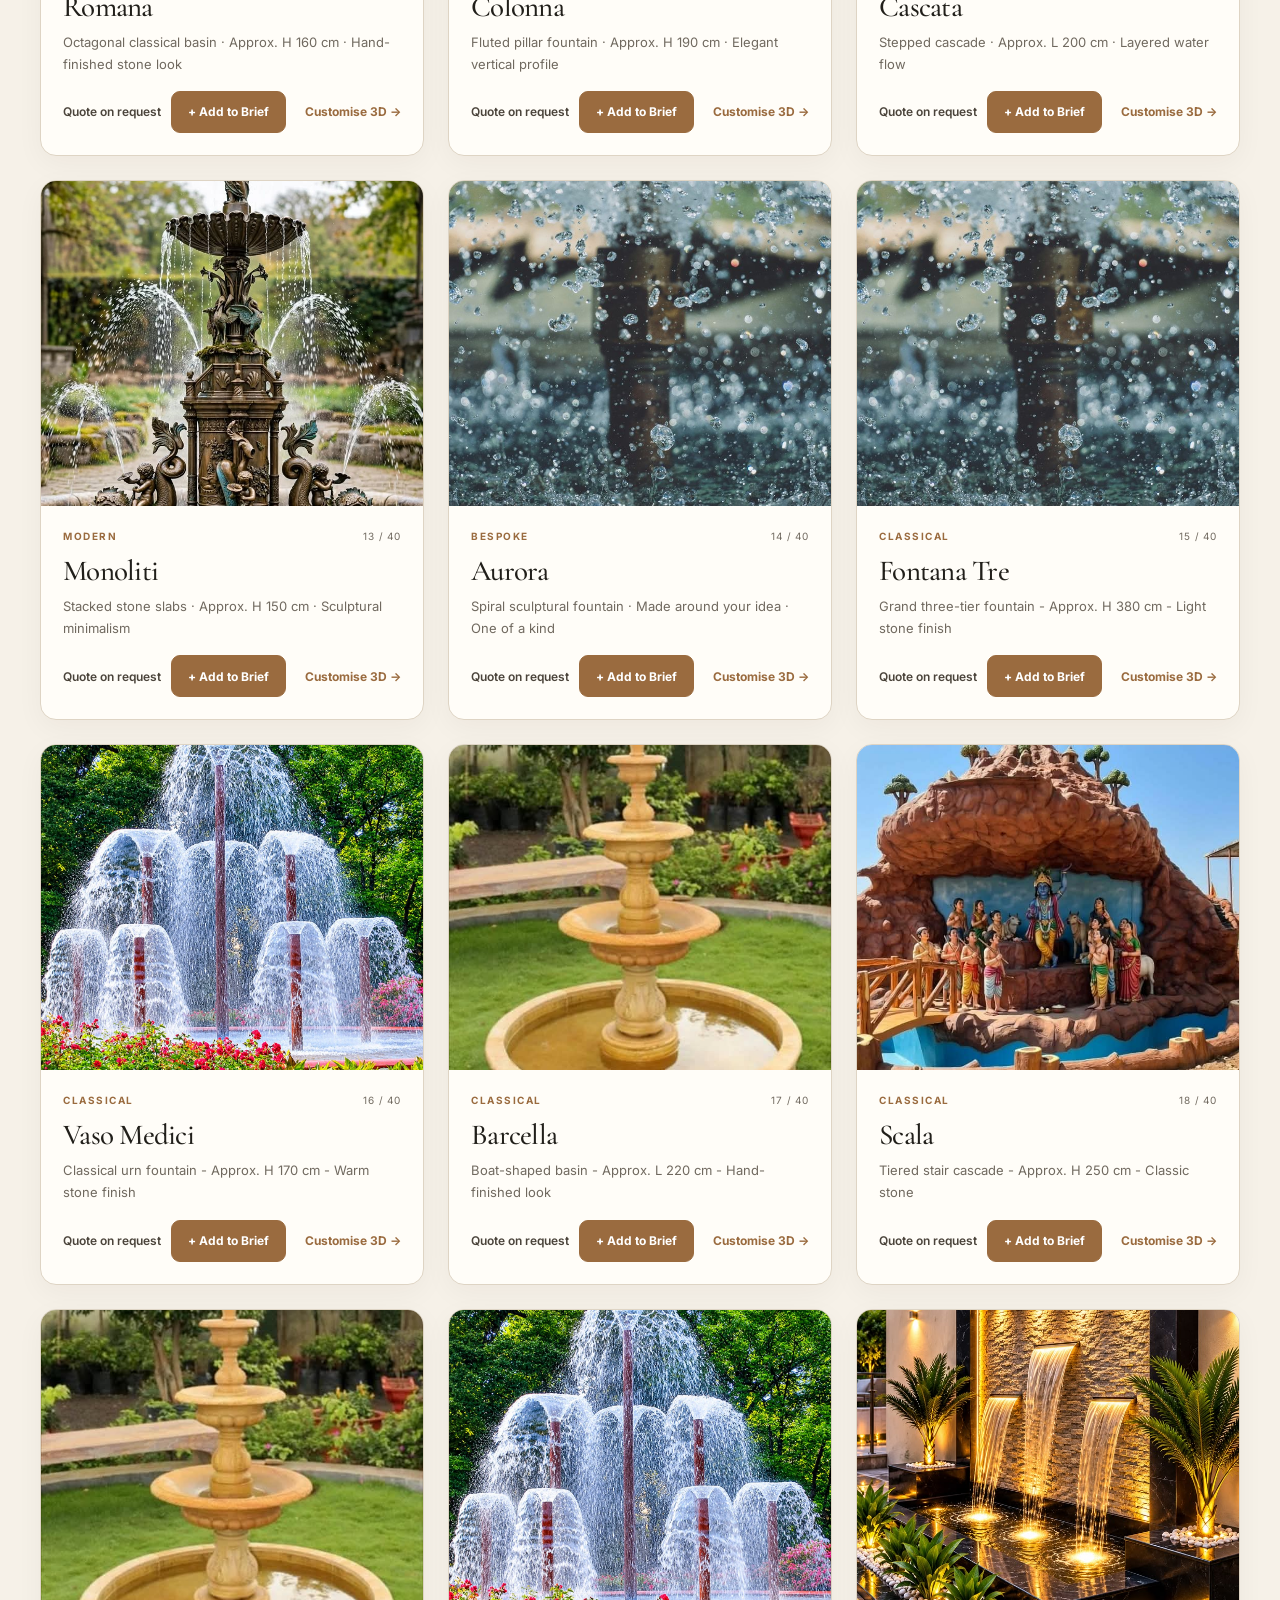
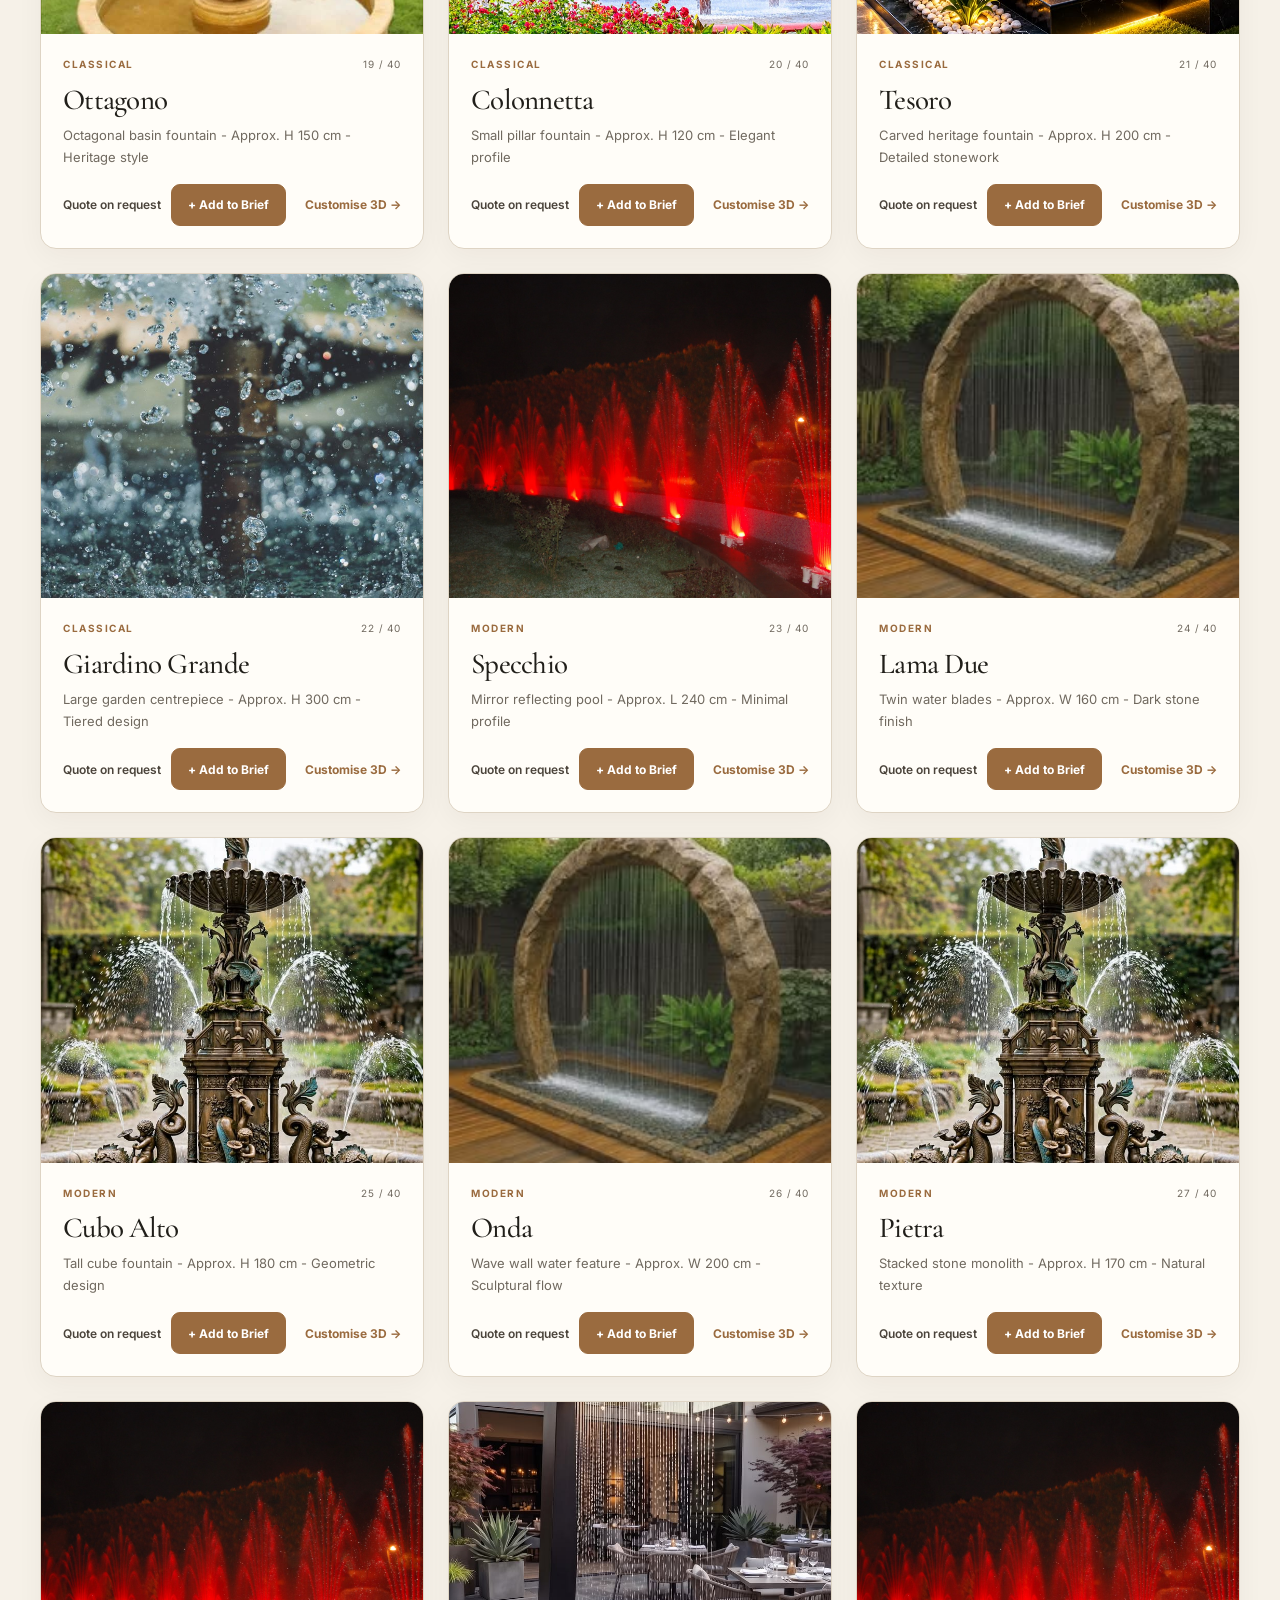
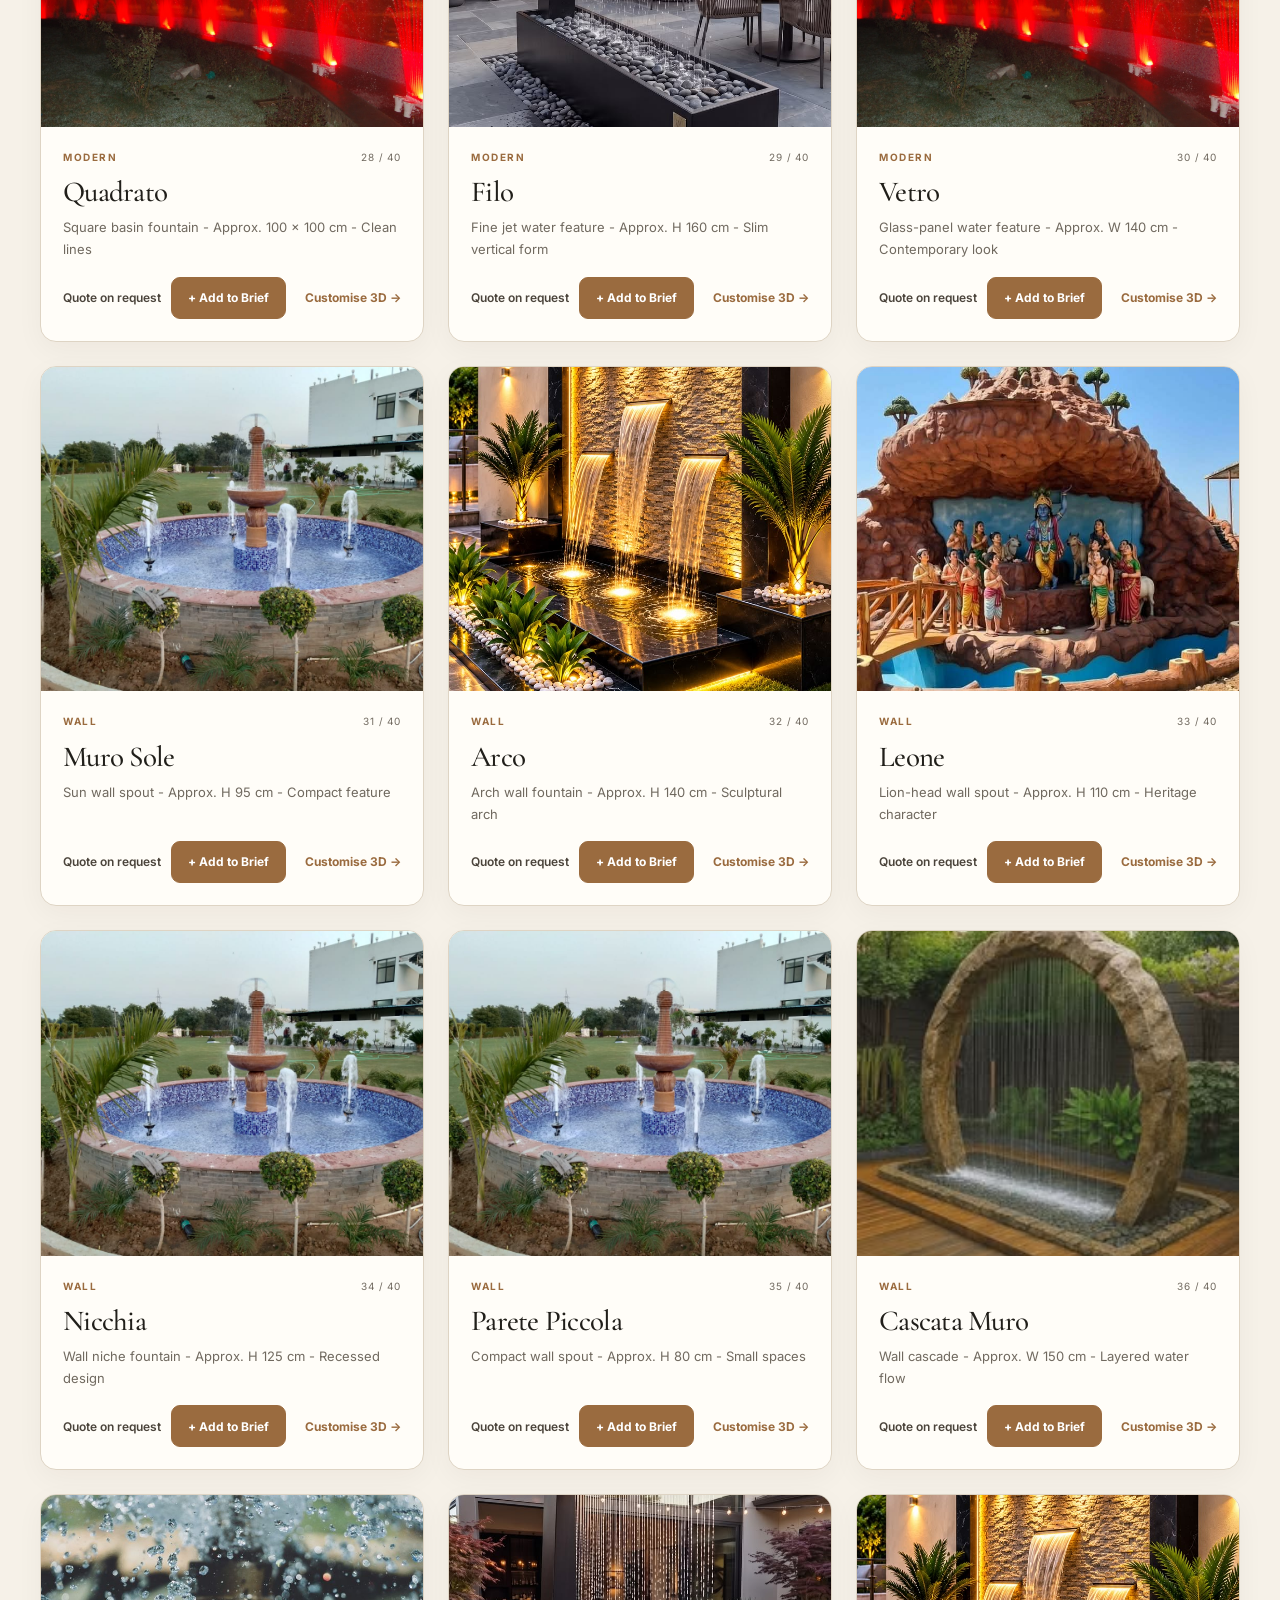
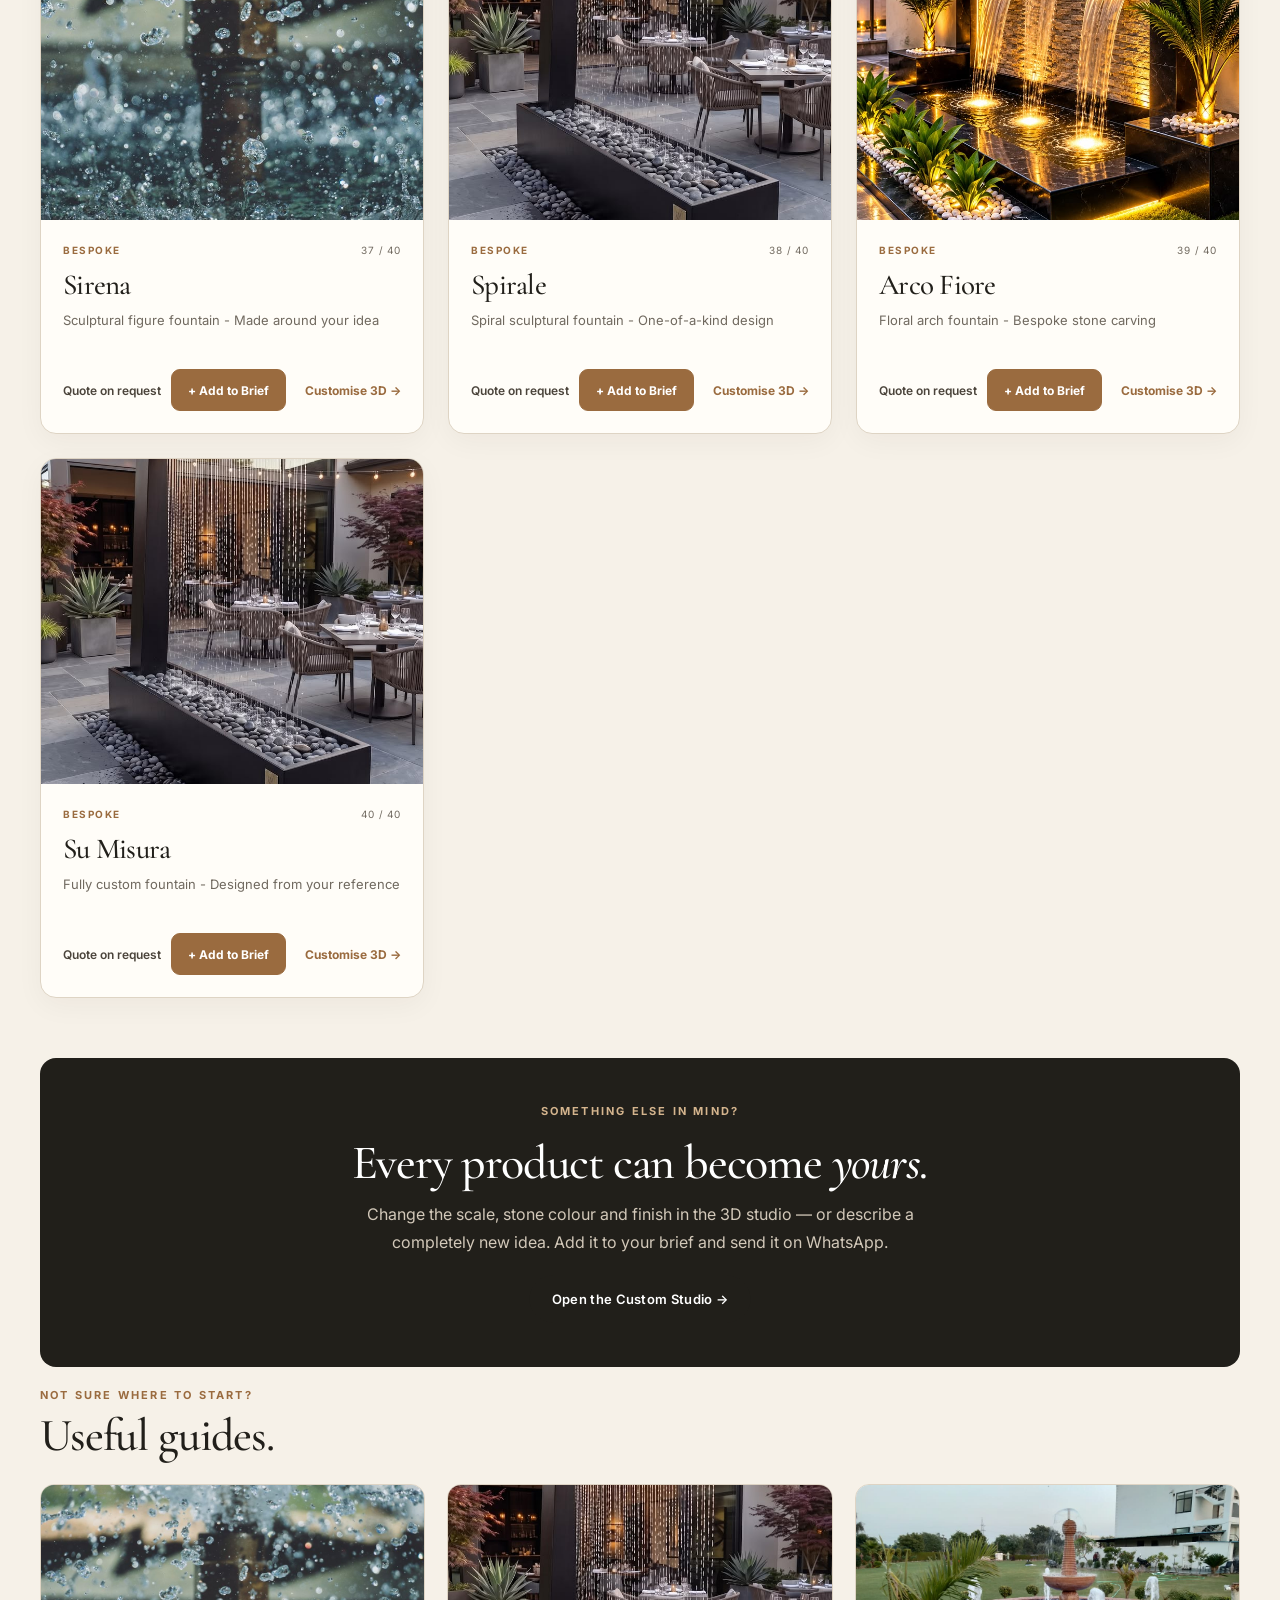
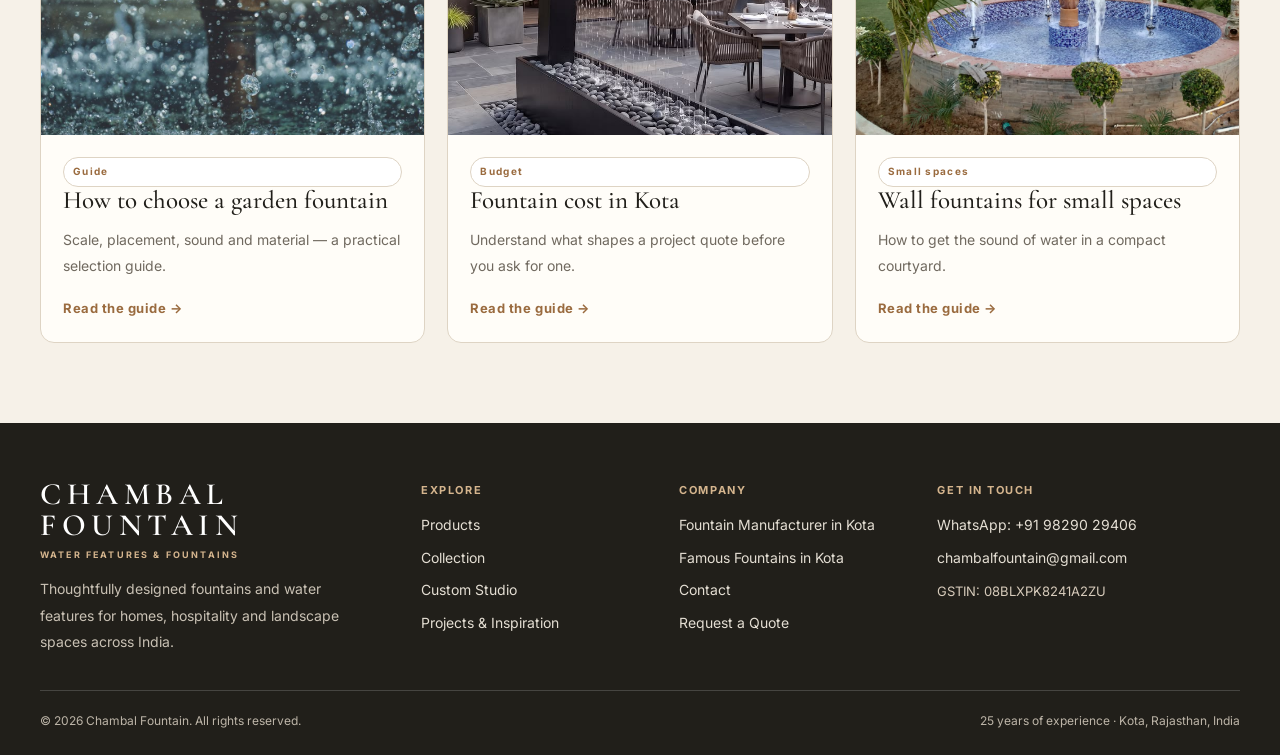
<file: products.html>
<!doctype html>
<html lang="en">
  <head>
    <meta charset="utf-8">
    <meta name="viewport" content="width=device-width, initial-scale=1">
    <title>Fountain Products &amp; Shop | Browse Designs | Chambal Fountain, Kota</title>
    <meta name="robots" content="index, follow, max-image-preview:large">
    <link rel="canonical" href="https://www.chambalfountain.in/products.html">
    <link rel="stylesheet" href="assets/css/style.css">
    <link rel="icon" type="image/svg+xml" href="assets/images/favicon.svg?v=3">
    <link rel="icon" type="image/png" sizes="32x32" href="assets/images/favicon.png?v=3">
    <link rel="shortcut icon" href="favicon.ico?v=3">
    <meta name="description" content="Browse fountain products by Chambal Fountain, Kota — classical, modern, wall and bespoke water features. Add designs to your brief and send the whole list on WhatsApp for a project quote.">
    <meta name="keywords" content="fountain products, fountain shop Kota, buy fountain online India, fountain catalogue, garden fountain products, stone fountain collection, fountain in kota, fountains in kota, kota fountain, fountain manufacturers in Kota, custom fountain design, add to brief fountain, fountain quote WhatsApp, Chambal Fountain products">
    <meta name="author" content="Chambal Fountain">
    <meta name="theme-color" content="#f5f1e9">
    <meta name="geo.region" content="IN-RJ">
    <meta name="geo.placename" content="Kota, Rajasthan, India">
    <meta name="geo.country" content="India">
    <link rel="sitemap" type="application/xml" href="/sitemap.xml">
    <meta property="og:type" content="website">
    <meta property="og:site_name" content="Chambal Fountain">
    <meta property="og:locale" content="en_IN">
    <meta property="og:url" content="https://www.chambalfountain.in/products.html">
    <meta property="og:title" content="Fountain Products &amp; Shop | Chambal Fountain, Kota">
    <meta property="og:description" content="Browse fountain designs, add your favourites to a brief and send the complete list on WhatsApp for a project quote.">
    <meta property="og:image" content="https://www.chambalfountain.in/assets/images/hero-fountain.jpg">
    <meta property="og:image:alt" content="Chambal Fountain product collection">
    <meta name="twitter:card" content="summary_large_image">
    <meta name="twitter:title" content="Fountain Products &amp; Shop | Chambal Fountain, Kota">
    <meta name="twitter:description" content="Add fountain designs to your brief and send the list on WhatsApp for a quote.">
    <meta name="twitter:image" content="https://www.chambalfountain.in/assets/images/hero-fountain.jpg">
    <script type="application/ld+json">
    {
      "@context": "https://schema.org",
      "@graph": [
        {
          "@type": "WebPage",
          "@id": "https://www.chambalfountain.in/products.html#webpage",
          "url": "https://www.chambalfountain.in/products.html",
          "name": "Fountain Products & Shop | Chambal Fountain, Kota",
          "description": "Browse classical, modern, wall and bespoke fountain products. Add designs to a brief and send the list on WhatsApp for a project quote.",
          "isPartOf": { "@id": "https://www.chambalfountain.in/#website" },
          "about": { "@id": "https://www.chambalfountain.in/#organization" },
          "inLanguage": "en-IN"
        },
        {
          "@type": "ItemList",
          "@id": "https://www.chambalfountain.in/products.html#items",
          "name": "Chambal Fountain product collection",
          "itemListElement": [
            { "@type": "ListItem", "position": 1, "item": { "@type": "Product", "name": "Classica Tre", "image": "https://www.chambalfountain.in/assets/images/collection-classica.jpg", "description": "Three-tier stone fountain centrepiece, made to order." } },
            { "@type": "ListItem", "position": 2, "item": { "@type": "Product", "name": "Classica Uno", "image": "https://www.chambalfountain.in/assets/images/fountain-detail.jpg", "description": "Single-tier classical fountain, made to order." } },
            { "@type": "ListItem", "position": 3, "item": { "@type": "Product", "name": "Classica Quattro", "image": "https://www.chambalfountain.in/assets/images/hero-fountain.jpg", "description": "Four-tier statement fountain, made to order." } },
            { "@type": "ListItem", "position": 4, "item": { "@type": "Product", "name": "Moderna Piano", "image": "https://www.chambalfountain.in/assets/images/collection-moderna.jpg", "description": "Minimal reflecting water plane, made to order." } },
            { "@type": "ListItem", "position": 5, "item": { "@type": "Product", "name": "Moderna Lama", "image": "https://www.chambalfountain.in/assets/images/project-villa.jpg", "description": "Architectural water blade feature, made to order." } },
            { "@type": "ListItem", "position": 6, "item": { "@type": "Product", "name": "Moderna Cubo", "image": "https://www.chambalfountain.in/assets/images/project-hotel.jpg", "description": "Geometric cube basin fountain, made to order." } },
            { "@type": "ListItem", "position": 7, "item": { "@type": "Product", "name": "Parete Sole", "image": "https://www.chambalfountain.in/assets/images/collection-parete.jpg", "description": "Compact wall-mounted fountain, made to order." } },
            { "@type": "ListItem", "position": 8, "item": { "@type": "Product", "name": "Parete Luna", "image": "https://www.chambalfountain.in/assets/images/florence.jpg", "description": "Arched wall niche fountain, made to order." } },
            { "@type": "ListItem", "position": 9, "item": { "@type": "Product", "name": "Parete Fonte", "image": "https://www.chambalfountain.in/assets/images/project-palace.jpg", "description": "Heritage lion-head wall spout, made to order." } },
            { "@type": "ListItem", "position": 10, "item": { "@type": "Product", "name": "Romana", "image": "https://www.chambalfountain.in/assets/images/collection-classica.jpg", "description": "Octagonal classical basin fountain, made to order." } },
            { "@type": "ListItem", "position": 11, "item": { "@type": "Product", "name": "Colonna", "image": "https://www.chambalfountain.in/assets/images/fountain-detail.jpg", "description": "Fluted pillar fountain, made to order." } },
            { "@type": "ListItem", "position": 12, "item": { "@type": "Product", "name": "Cascata", "image": "https://www.chambalfountain.in/assets/images/project-villa.jpg", "description": "Stepped cascade water feature, made to order." } },
            { "@type": "ListItem", "position": 13, "item": { "@type": "Product", "name": "Monoliti", "image": "https://www.chambalfountain.in/assets/images/project-hotel.jpg", "description": "Stacked stone slab fountain, made to order." } },
            { "@type": "ListItem", "position": 14, "item": { "@type": "Product", "name": "Aurora", "image": "https://www.chambalfountain.in/assets/images/hero-fountain.jpg", "description": "Spiral sculptural fountain, made to order." } },
            { "@type": "ListItem", "position": 15, "item": { "@type": "Product", "name": "Fontana Tre", "image": "https://www.chambalfountain.in/assets/images/hero-fountain.jpg", "description": "Grand three-tier fountain - Approx. H 380 cm - Light stone finish" } },
            { "@type": "ListItem", "position": 16, "item": { "@type": "Product", "name": "Vaso Medici", "image": "https://www.chambalfountain.in/assets/images/fountain-detail.jpg", "description": "Classical urn fountain - Approx. H 170 cm - Warm stone finish" } },
            { "@type": "ListItem", "position": 17, "item": { "@type": "Product", "name": "Barcella", "image": "https://www.chambalfountain.in/assets/images/collection-classica.jpg", "description": "Boat-shaped basin - Approx. L 220 cm - Hand-finished look" } },
            { "@type": "ListItem", "position": 18, "item": { "@type": "Product", "name": "Scala", "image": "https://www.chambalfountain.in/assets/images/project-palace.jpg", "description": "Tiered stair cascade - Approx. H 250 cm - Classic stone" } },
            { "@type": "ListItem", "position": 19, "item": { "@type": "Product", "name": "Ottagono", "image": "https://www.chambalfountain.in/assets/images/collection-classica.jpg", "description": "Octagonal basin fountain - Approx. H 150 cm - Heritage style" } },
            { "@type": "ListItem", "position": 20, "item": { "@type": "Product", "name": "Colonnetta", "image": "https://www.chambalfountain.in/assets/images/fountain-detail.jpg", "description": "Small pillar fountain - Approx. H 120 cm - Elegant profile" } },
            { "@type": "ListItem", "position": 21, "item": { "@type": "Product", "name": "Tesoro", "image": "https://www.chambalfountain.in/assets/images/florence.jpg", "description": "Carved heritage fountain - Approx. H 200 cm - Detailed stonework" } },
            { "@type": "ListItem", "position": 22, "item": { "@type": "Product", "name": "Giardino Grande", "image": "https://www.chambalfountain.in/assets/images/hero-fountain.jpg", "description": "Large garden centrepiece - Approx. H 300 cm - Tiered design" } },
            { "@type": "ListItem", "position": 23, "item": { "@type": "Product", "name": "Specchio", "image": "https://www.chambalfountain.in/assets/images/collection-moderna.jpg", "description": "Mirror reflecting pool - Approx. L 240 cm - Minimal profile" } },
            { "@type": "ListItem", "position": 24, "item": { "@type": "Product", "name": "Lama Due", "image": "https://www.chambalfountain.in/assets/images/project-villa.jpg", "description": "Twin water blades - Approx. W 160 cm - Dark stone finish" } },
            { "@type": "ListItem", "position": 25, "item": { "@type": "Product", "name": "Cubo Alto", "image": "https://www.chambalfountain.in/assets/images/project-hotel.jpg", "description": "Tall cube fountain - Approx. H 180 cm - Geometric design" } },
            { "@type": "ListItem", "position": 26, "item": { "@type": "Product", "name": "Onda", "image": "https://www.chambalfountain.in/assets/images/project-villa.jpg", "description": "Wave wall water feature - Approx. W 200 cm - Sculptural flow" } },
            { "@type": "ListItem", "position": 27, "item": { "@type": "Product", "name": "Pietra", "image": "https://www.chambalfountain.in/assets/images/project-hotel.jpg", "description": "Stacked stone monolith - Approx. H 170 cm - Natural texture" } },
            { "@type": "ListItem", "position": 28, "item": { "@type": "Product", "name": "Quadrato", "image": "https://www.chambalfountain.in/assets/images/collection-moderna.jpg", "description": "Square basin fountain - Approx. 100 x 100 cm - Clean lines" } },
            { "@type": "ListItem", "position": 29, "item": { "@type": "Product", "name": "Filo", "image": "https://www.chambalfountain.in/assets/images/studio-design.jpg", "description": "Fine jet water feature - Approx. H 160 cm - Slim vertical form" } },
            { "@type": "ListItem", "position": 30, "item": { "@type": "Product", "name": "Vetro", "image": "https://www.chambalfountain.in/assets/images/collection-moderna.jpg", "description": "Glass-panel water feature - Approx. W 140 cm - Contemporary look" } },
            { "@type": "ListItem", "position": 31, "item": { "@type": "Product", "name": "Muro Sole", "image": "https://www.chambalfountain.in/assets/images/collection-parete.jpg", "description": "Sun wall spout - Approx. H 95 cm - Compact feature" } },
            { "@type": "ListItem", "position": 32, "item": { "@type": "Product", "name": "Arco", "image": "https://www.chambalfountain.in/assets/images/florence.jpg", "description": "Arch wall fountain - Approx. H 140 cm - Sculptural arch" } },
            { "@type": "ListItem", "position": 33, "item": { "@type": "Product", "name": "Leone", "image": "https://www.chambalfountain.in/assets/images/project-palace.jpg", "description": "Lion-head wall spout - Approx. H 110 cm - Heritage character" } },
            { "@type": "ListItem", "position": 34, "item": { "@type": "Product", "name": "Nicchia", "image": "https://www.chambalfountain.in/assets/images/collection-parete.jpg", "description": "Wall niche fountain - Approx. H 125 cm - Recessed design" } },
            { "@type": "ListItem", "position": 35, "item": { "@type": "Product", "name": "Parete Piccola", "image": "https://www.chambalfountain.in/assets/images/collection-parete.jpg", "description": "Compact wall spout - Approx. H 80 cm - Small spaces" } },
            { "@type": "ListItem", "position": 36, "item": { "@type": "Product", "name": "Cascata Muro", "image": "https://www.chambalfountain.in/assets/images/project-villa.jpg", "description": "Wall cascade - Approx. W 150 cm - Layered water flow" } },
            { "@type": "ListItem", "position": 37, "item": { "@type": "Product", "name": "Sirena", "image": "https://www.chambalfountain.in/assets/images/hero-fountain.jpg", "description": "Sculptural figure fountain - Made around your idea" } },
            { "@type": "ListItem", "position": 38, "item": { "@type": "Product", "name": "Spirale", "image": "https://www.chambalfountain.in/assets/images/studio-design.jpg", "description": "Spiral sculptural fountain - One-of-a-kind design" } },
            { "@type": "ListItem", "position": 39, "item": { "@type": "Product", "name": "Arco Fiore", "image": "https://www.chambalfountain.in/assets/images/florence.jpg", "description": "Floral arch fountain - Bespoke stone carving" } },
            { "@type": "ListItem", "position": 40, "item": { "@type": "Product", "name": "Su Misura", "image": "https://www.chambalfountain.in/assets/images/studio-design.jpg", "description": "Fully custom fountain - Designed from your reference" } }
          ]
        },
        {
          "@type": "BreadcrumbList",
          "@id": "https://www.chambalfountain.in/products.html#breadcrumb",
          "itemListElement": [
            { "@type": "ListItem", "position": 1, "name": "Home", "item": "https://www.chambalfountain.in/" },
            { "@type": "ListItem", "position": 2, "name": "Products", "item": "https://www.chambalfountain.in/products.html" }
          ]
        }
      ]
    }
    </script>
  </head>
  <body>
    <header><div class="wrap nav"><a class="logo" href="index.html" aria-label="Chambal Fountain home">CHAMBAL <br> FOUNTAIN<small>WATER FEATURES &amp; FOUNTAINS</small></a><button class="menu-toggle" type="button" aria-expanded="false" aria-label="Open navigation">☰</button><nav aria-label="Main navigation"><a href="index.html">Home</a><a href="products.html" class="active" aria-current="page">Products</a><a href="collection.html">Collection</a><a href="studio.html">Custom Studio</a><a href="projects.html">Projects</a><a href="contact.html">Contact</a></nav><button class="cart-toggle" type="button" id="cartToggle" aria-label="Open design brief cart">🛒 Brief <span class="cart-count is-empty" id="cartCount">0</span></button><a class="btn nav-cta" href="contact.html">Enquire Now <span aria-hidden="true">↗</span></a></div></header>

    <main>
      <div class="wrap shop-hero">
        <p class="eyebrow">Products · Made to order</p>
        <h1>Fountain products,<br><em>made to order.</em></h1>
        <p class="sub">Browse the collection like a shop — add the designs you like to your brief, then send the whole list on WhatsApp. We prepare a project-based quote for your space; there is no online checkout.</p>
        <div class="shop-hero-image"><img src="assets/images/hero-fountain.jpg" alt="Chambal Fountain product collection"></div>
        <div class="shop-note"><span>✦ 40 designs</span><span>✦ Add to Brief cart</span><span>✦ Quote on WhatsApp</span><span>✦ Kota · Rajasthan · India</span></div>
      </div>

      <div class="wrap">
        <div class="shop-toolbar">
          <div class="filters" id="filters">
            <button type="button" class="on" data-f="all">All products</button>
            <button type="button" data-f="classica">Classical</button>
            <button type="button" data-f="moderna">Modern</button>
            <button type="button" data-f="parete">Wall</button>
            <button type="button" data-f="bespoke">Bespoke</button>
          </div>
          <span class="shop-count" id="shopCount">Showing 40 designs</span>
        </div>

        <div class="shop-grid" id="shopGrid">
          <article class="product-card" data-family="classica">
            <div class="product-image"><img src="assets/images/collection-classica.jpg" alt="Classical three-tier stone fountain" loading="eager"></div>
            <div class="product-info"><div class="product-topline"><span class="product-family">Classical</span><span class="product-number">01 / 40</span></div><h2>Classica Tre</h2><p class="product-spec">Three-tier centrepiece · Approx. H 210 cm · Carrara-inspired finish</p><div class="product-actions"><span class="price-note">Quote on request</span><button class="add-btn" type="button" data-id="p01" data-name="Classica Tre" data-family="Classical" data-spec="Three-tier centrepiece · Approx. H 210 cm · Carrara-inspired finish" data-image="assets/images/collection-classica.jpg">+ Add to Brief</button><a class="customise-link" href="studio.html?model=Classica%20Tre">Customise 3D →</a></div></div>
          </article>
          <article class="product-card" data-family="classica">
            <div class="product-image"><img src="assets/images/fountain-detail.jpg" alt="Single-tier classical stone fountain" loading="lazy"></div>
            <div class="product-info"><div class="product-topline"><span class="product-family">Classical</span><span class="product-number">02 / 40</span></div><h2>Classica Uno</h2><p class="product-spec">Single-tier fountain · Approx. H 140 cm · Travertine-inspired finish</p><div class="product-actions"><span class="price-note">Quote on request</span><button class="add-btn" type="button" data-id="p02" data-name="Classica Uno" data-family="Classical" data-spec="Single-tier fountain · Approx. H 140 cm · Travertine-inspired finish" data-image="assets/images/fountain-detail.jpg">+ Add to Brief</button><a class="customise-link" href="studio.html?model=Classica%20Uno">Customise 3D →</a></div></div>
          </article>
          <article class="product-card" data-family="classica">
            <div class="product-image"><img src="assets/images/hero-fountain.jpg" alt="Grand multi-tier stone fountain" loading="lazy"></div>
            <div class="product-info"><div class="product-topline"><span class="product-family">Classical</span><span class="product-number">03 / 40</span></div><h2>Classica Quattro</h2><p class="product-spec">Four-tier statement fountain · Approx. H 340 cm · Light stone finish</p><div class="product-actions"><span class="price-note">Quote on request</span><button class="add-btn" type="button" data-id="p03" data-name="Classica Quattro" data-family="Classical" data-spec="Four-tier statement fountain · Approx. H 340 cm · Light stone finish" data-image="assets/images/hero-fountain.jpg">+ Add to Brief</button><a class="customise-link" href="studio.html?model=Classica%20Quattro">Customise 3D →</a></div></div>
          </article>
          <article class="product-card" data-family="moderna">
            <div class="product-image"><img src="assets/images/collection-moderna.jpg" alt="Modern reflecting water feature" loading="lazy"></div>
            <div class="product-info"><div class="product-topline"><span class="product-family">Modern</span><span class="product-number">04 / 40</span></div><h2>Moderna Piano</h2><p class="product-spec">Minimal reflecting plane · Approx. L 180 cm · Contemporary profile</p><div class="product-actions"><span class="price-note">Quote on request</span><button class="add-btn" type="button" data-id="p04" data-name="Moderna Piano" data-family="Modern" data-spec="Minimal reflecting plane · Approx. L 180 cm · Contemporary profile" data-image="assets/images/collection-moderna.jpg">+ Add to Brief</button><a class="customise-link" href="studio.html?model=Moderna%20Piano">Customise 3D →</a></div></div>
          </article>
          <article class="product-card" data-family="moderna">
            <div class="product-image"><img src="assets/images/project-villa.jpg" alt="Contemporary water blade fountain" loading="lazy"></div>
            <div class="product-info"><div class="product-topline"><span class="product-family">Modern</span><span class="product-number">05 / 40</span></div><h2>Moderna Lama</h2><p class="product-spec">Architectural water blade · Approx. W 120 cm · Dark stone finish</p><div class="product-actions"><span class="price-note">Quote on request</span><button class="add-btn" type="button" data-id="p05" data-name="Moderna Lama" data-family="Modern" data-spec="Architectural water blade · Approx. W 120 cm · Dark stone finish" data-image="assets/images/project-villa.jpg">+ Add to Brief</button><a class="customise-link" href="studio.html?model=Moderna%20Lama">Customise 3D →</a></div></div>
          </article>
          <article class="product-card" data-family="moderna">
            <div class="product-image"><img src="assets/images/project-hotel.jpg" alt="Geometric cube fountain in a landscape" loading="lazy"></div>
            <div class="product-info"><div class="product-topline"><span class="product-family">Modern</span><span class="product-number">06 / 40</span></div><h2>Moderna Cubo</h2><p class="product-spec">Geometric cube basin · Approx. 90 x 90 cm · Minimal design</p><div class="product-actions"><span class="price-note">Quote on request</span><button class="add-btn" type="button" data-id="p06" data-name="Moderna Cubo" data-family="Modern" data-spec="Geometric cube basin · Approx. 90 x 90 cm · Minimal design" data-image="assets/images/project-hotel.jpg">+ Add to Brief</button><a class="customise-link" href="studio.html?model=Moderna%20Cubo">Customise 3D →</a></div></div>
          </article>
          <article class="product-card" data-family="parete">
            <div class="product-image"><img src="assets/images/collection-parete.jpg" alt="Decorative wall-mounted fountain" loading="lazy"></div>
            <div class="product-info"><div class="product-topline"><span class="product-family">Wall</span><span class="product-number">07 / 40</span></div><h2>Parete Sole</h2><p class="product-spec">Wall-mounted spout · Approx. H 90 cm · Compact statement piece</p><div class="product-actions"><span class="price-note">Quote on request</span><button class="add-btn" type="button" data-id="p07" data-name="Parete Sole" data-family="Wall" data-spec="Wall-mounted spout · Approx. H 90 cm · Compact statement piece" data-image="assets/images/collection-parete.jpg">+ Add to Brief</button><a class="customise-link" href="studio.html?model=Parete%20Sole">Customise 3D →</a></div></div>
          </article>
          <article class="product-card" data-family="parete">
            <div class="product-image"><img src="assets/images/florence.jpg" alt="Arched niche wall fountain" loading="lazy"></div>
            <div class="product-info"><div class="product-topline"><span class="product-family">Wall</span><span class="product-number">08 / 40</span></div><h2>Parete Luna</h2><p class="product-spec">Arched wall niche · Approx. H 130 cm · Sculptural silhouette</p><div class="product-actions"><span class="price-note">Quote on request</span><button class="add-btn" type="button" data-id="p08" data-name="Parete Luna" data-family="Wall" data-spec="Arched wall niche · Approx. H 130 cm · Sculptural silhouette" data-image="assets/images/florence.jpg">+ Add to Brief</button><a class="customise-link" href="studio.html?model=Parete%20Luna">Customise 3D →</a></div></div>
          </article>
          <article class="product-card" data-family="parete">
            <div class="product-image"><img src="assets/images/project-palace.jpg" alt="Traditional lion-head wall fountain" loading="lazy"></div>
            <div class="product-info"><div class="product-topline"><span class="product-family">Wall</span><span class="product-number">09 / 40</span></div><h2>Parete Fonte</h2><p class="product-spec">Classic lion-head spout · Approx. H 110 cm · Heritage character</p><div class="product-actions"><span class="price-note">Quote on request</span><button class="add-btn" type="button" data-id="p09" data-name="Parete Fonte" data-family="Wall" data-spec="Classic lion-head spout · Approx. H 110 cm · Heritage character" data-image="assets/images/project-palace.jpg">+ Add to Brief</button><a class="customise-link" href="studio.html?model=Parete%20Fonte">Customise 3D →</a></div></div>
          </article>
          <article class="product-card" data-family="classica">
            <div class="product-image"><img src="assets/images/collection-classica.jpg" alt="Octagonal classical basin fountain" loading="lazy"></div>
            <div class="product-info"><div class="product-topline"><span class="product-family">Classical</span><span class="product-number">10 / 40</span></div><h2>Romana</h2><p class="product-spec">Octagonal classical basin · Approx. H 160 cm · Hand-finished stone look</p><div class="product-actions"><span class="price-note">Quote on request</span><button class="add-btn" type="button" data-id="p10" data-name="Romana" data-family="Classical" data-spec="Octagonal classical basin · Approx. H 160 cm · Hand-finished stone look" data-image="assets/images/collection-classica.jpg">+ Add to Brief</button><a class="customise-link" href="studio.html?model=Romana">Customise 3D →</a></div></div>
          </article>
          <article class="product-card" data-family="classica">
            <div class="product-image"><img src="assets/images/fountain-detail.jpg" alt="Fluted pillar fountain" loading="lazy"></div>
            <div class="product-info"><div class="product-topline"><span class="product-family">Classical</span><span class="product-number">11 / 40</span></div><h2>Colonna</h2><p class="product-spec">Fluted pillar fountain · Approx. H 190 cm · Elegant vertical profile</p><div class="product-actions"><span class="price-note">Quote on request</span><button class="add-btn" type="button" data-id="p11" data-name="Colonna" data-family="Classical" data-spec="Fluted pillar fountain · Approx. H 190 cm · Elegant vertical profile" data-image="assets/images/fountain-detail.jpg">+ Add to Brief</button><a class="customise-link" href="studio.html?model=Colonna">Customise 3D →</a></div></div>
          </article>
          <article class="product-card" data-family="moderna">
            <div class="product-image"><img src="assets/images/project-villa.jpg" alt="Stepped cascade water feature" loading="lazy"></div>
            <div class="product-info"><div class="product-topline"><span class="product-family">Modern</span><span class="product-number">12 / 40</span></div><h2>Cascata</h2><p class="product-spec">Stepped cascade · Approx. L 200 cm · Layered water flow</p><div class="product-actions"><span class="price-note">Quote on request</span><button class="add-btn" type="button" data-id="p12" data-name="Cascata" data-family="Modern" data-spec="Stepped cascade · Approx. L 200 cm · Layered water flow" data-image="assets/images/project-villa.jpg">+ Add to Brief</button><a class="customise-link" href="studio.html?model=Cascata">Customise 3D →</a></div></div>
          </article>
          <article class="product-card" data-family="moderna">
            <div class="product-image"><img src="assets/images/project-hotel.jpg" alt="Stacked stone slab fountain" loading="lazy"></div>
            <div class="product-info"><div class="product-topline"><span class="product-family">Modern</span><span class="product-number">13 / 40</span></div><h2>Monoliti</h2><p class="product-spec">Stacked stone slabs · Approx. H 150 cm · Sculptural minimalism</p><div class="product-actions"><span class="price-note">Quote on request</span><button class="add-btn" type="button" data-id="p13" data-name="Monoliti" data-family="Modern" data-spec="Stacked stone slabs · Approx. H 150 cm · Sculptural minimalism" data-image="assets/images/project-hotel.jpg">+ Add to Brief</button><a class="customise-link" href="studio.html?model=Monoliti">Customise 3D →</a></div></div>
          </article>
          <article class="product-card" data-family="bespoke">
            <div class="product-image"><img src="assets/images/hero-fountain.jpg" alt="Spiral sculptural fountain" loading="lazy"></div>
            <div class="product-info"><div class="product-topline"><span class="product-family">Bespoke</span><span class="product-number">14 / 40</span></div><h2>Aurora</h2><p class="product-spec">Spiral sculptural fountain · Made around your idea · One of a kind</p><div class="product-actions"><span class="price-note">Quote on request</span><button class="add-btn" type="button" data-id="p14" data-name="Aurora" data-family="Bespoke" data-spec="Spiral sculptural fountain · Made around your idea · One of a kind" data-image="assets/images/hero-fountain.jpg">+ Add to Brief</button><a class="customise-link" href="studio.html?model=Bespoke">Customise 3D →</a></div></div>
          </article>
          <article class="product-card" data-family="classica">
            <div class="product-image"><img src="assets/images/hero-fountain.jpg" alt="Fontana Tre fountain design" loading="lazy"></div>
            <div class="product-info"><div class="product-topline"><span class="product-family">Classical</span><span class="product-number">15 / 40</span></div><h2>Fontana Tre</h2><p class="product-spec">Grand three-tier fountain - Approx. H 380 cm - Light stone finish</p><div class="product-actions"><span class="price-note">Quote on request</span><button class="add-btn" type="button" data-id="p15" data-name="Fontana Tre" data-family="Classical" data-spec="Grand three-tier fountain - Approx. H 380 cm - Light stone finish" data-image="assets/images/hero-fountain.jpg">+ Add to Brief</button><a class="customise-link" href="studio.html?model=Fontana%20Tre">Customise 3D →</a></div></div>
          </article>
          <article class="product-card" data-family="classica">
            <div class="product-image"><img src="assets/images/fountain-detail.jpg" alt="Vaso Medici fountain design" loading="lazy"></div>
            <div class="product-info"><div class="product-topline"><span class="product-family">Classical</span><span class="product-number">16 / 40</span></div><h2>Vaso Medici</h2><p class="product-spec">Classical urn fountain - Approx. H 170 cm - Warm stone finish</p><div class="product-actions"><span class="price-note">Quote on request</span><button class="add-btn" type="button" data-id="p16" data-name="Vaso Medici" data-family="Classical" data-spec="Classical urn fountain - Approx. H 170 cm - Warm stone finish" data-image="assets/images/fountain-detail.jpg">+ Add to Brief</button><a class="customise-link" href="studio.html?model=Vaso%20Medici">Customise 3D →</a></div></div>
          </article>
          <article class="product-card" data-family="classica">
            <div class="product-image"><img src="assets/images/collection-classica.jpg" alt="Barcella fountain design" loading="lazy"></div>
            <div class="product-info"><div class="product-topline"><span class="product-family">Classical</span><span class="product-number">17 / 40</span></div><h2>Barcella</h2><p class="product-spec">Boat-shaped basin - Approx. L 220 cm - Hand-finished look</p><div class="product-actions"><span class="price-note">Quote on request</span><button class="add-btn" type="button" data-id="p17" data-name="Barcella" data-family="Classical" data-spec="Boat-shaped basin - Approx. L 220 cm - Hand-finished look" data-image="assets/images/collection-classica.jpg">+ Add to Brief</button><a class="customise-link" href="studio.html?model=Barcella">Customise 3D →</a></div></div>
          </article>
          <article class="product-card" data-family="classica">
            <div class="product-image"><img src="assets/images/project-palace.jpg" alt="Scala fountain design" loading="lazy"></div>
            <div class="product-info"><div class="product-topline"><span class="product-family">Classical</span><span class="product-number">18 / 40</span></div><h2>Scala</h2><p class="product-spec">Tiered stair cascade - Approx. H 250 cm - Classic stone</p><div class="product-actions"><span class="price-note">Quote on request</span><button class="add-btn" type="button" data-id="p18" data-name="Scala" data-family="Classical" data-spec="Tiered stair cascade - Approx. H 250 cm - Classic stone" data-image="assets/images/project-palace.jpg">+ Add to Brief</button><a class="customise-link" href="studio.html?model=Scala">Customise 3D →</a></div></div>
          </article>
          <article class="product-card" data-family="classica">
            <div class="product-image"><img src="assets/images/collection-classica.jpg" alt="Ottagono fountain design" loading="lazy"></div>
            <div class="product-info"><div class="product-topline"><span class="product-family">Classical</span><span class="product-number">19 / 40</span></div><h2>Ottagono</h2><p class="product-spec">Octagonal basin fountain - Approx. H 150 cm - Heritage style</p><div class="product-actions"><span class="price-note">Quote on request</span><button class="add-btn" type="button" data-id="p19" data-name="Ottagono" data-family="Classical" data-spec="Octagonal basin fountain - Approx. H 150 cm - Heritage style" data-image="assets/images/collection-classica.jpg">+ Add to Brief</button><a class="customise-link" href="studio.html?model=Ottagono">Customise 3D →</a></div></div>
          </article>
          <article class="product-card" data-family="classica">
            <div class="product-image"><img src="assets/images/fountain-detail.jpg" alt="Colonnetta fountain design" loading="lazy"></div>
            <div class="product-info"><div class="product-topline"><span class="product-family">Classical</span><span class="product-number">20 / 40</span></div><h2>Colonnetta</h2><p class="product-spec">Small pillar fountain - Approx. H 120 cm - Elegant profile</p><div class="product-actions"><span class="price-note">Quote on request</span><button class="add-btn" type="button" data-id="p20" data-name="Colonnetta" data-family="Classical" data-spec="Small pillar fountain - Approx. H 120 cm - Elegant profile" data-image="assets/images/fountain-detail.jpg">+ Add to Brief</button><a class="customise-link" href="studio.html?model=Colonnetta">Customise 3D →</a></div></div>
          </article>
          <article class="product-card" data-family="classica">
            <div class="product-image"><img src="assets/images/florence.jpg" alt="Tesoro fountain design" loading="lazy"></div>
            <div class="product-info"><div class="product-topline"><span class="product-family">Classical</span><span class="product-number">21 / 40</span></div><h2>Tesoro</h2><p class="product-spec">Carved heritage fountain - Approx. H 200 cm - Detailed stonework</p><div class="product-actions"><span class="price-note">Quote on request</span><button class="add-btn" type="button" data-id="p21" data-name="Tesoro" data-family="Classical" data-spec="Carved heritage fountain - Approx. H 200 cm - Detailed stonework" data-image="assets/images/florence.jpg">+ Add to Brief</button><a class="customise-link" href="studio.html?model=Tesoro">Customise 3D →</a></div></div>
          </article>
          <article class="product-card" data-family="classica">
            <div class="product-image"><img src="assets/images/hero-fountain.jpg" alt="Giardino Grande fountain design" loading="lazy"></div>
            <div class="product-info"><div class="product-topline"><span class="product-family">Classical</span><span class="product-number">22 / 40</span></div><h2>Giardino Grande</h2><p class="product-spec">Large garden centrepiece - Approx. H 300 cm - Tiered design</p><div class="product-actions"><span class="price-note">Quote on request</span><button class="add-btn" type="button" data-id="p22" data-name="Giardino Grande" data-family="Classical" data-spec="Large garden centrepiece - Approx. H 300 cm - Tiered design" data-image="assets/images/hero-fountain.jpg">+ Add to Brief</button><a class="customise-link" href="studio.html?model=Giardino%20Grande">Customise 3D →</a></div></div>
          </article>
          <article class="product-card" data-family="moderna">
            <div class="product-image"><img src="assets/images/collection-moderna.jpg" alt="Specchio fountain design" loading="lazy"></div>
            <div class="product-info"><div class="product-topline"><span class="product-family">Modern</span><span class="product-number">23 / 40</span></div><h2>Specchio</h2><p class="product-spec">Mirror reflecting pool - Approx. L 240 cm - Minimal profile</p><div class="product-actions"><span class="price-note">Quote on request</span><button class="add-btn" type="button" data-id="p23" data-name="Specchio" data-family="Modern" data-spec="Mirror reflecting pool - Approx. L 240 cm - Minimal profile" data-image="assets/images/collection-moderna.jpg">+ Add to Brief</button><a class="customise-link" href="studio.html?model=Specchio">Customise 3D →</a></div></div>
          </article>
          <article class="product-card" data-family="moderna">
            <div class="product-image"><img src="assets/images/project-villa.jpg" alt="Lama Due fountain design" loading="lazy"></div>
            <div class="product-info"><div class="product-topline"><span class="product-family">Modern</span><span class="product-number">24 / 40</span></div><h2>Lama Due</h2><p class="product-spec">Twin water blades - Approx. W 160 cm - Dark stone finish</p><div class="product-actions"><span class="price-note">Quote on request</span><button class="add-btn" type="button" data-id="p24" data-name="Lama Due" data-family="Modern" data-spec="Twin water blades - Approx. W 160 cm - Dark stone finish" data-image="assets/images/project-villa.jpg">+ Add to Brief</button><a class="customise-link" href="studio.html?model=Lama%20Due">Customise 3D →</a></div></div>
          </article>
          <article class="product-card" data-family="moderna">
            <div class="product-image"><img src="assets/images/project-hotel.jpg" alt="Cubo Alto fountain design" loading="lazy"></div>
            <div class="product-info"><div class="product-topline"><span class="product-family">Modern</span><span class="product-number">25 / 40</span></div><h2>Cubo Alto</h2><p class="product-spec">Tall cube fountain - Approx. H 180 cm - Geometric design</p><div class="product-actions"><span class="price-note">Quote on request</span><button class="add-btn" type="button" data-id="p25" data-name="Cubo Alto" data-family="Modern" data-spec="Tall cube fountain - Approx. H 180 cm - Geometric design" data-image="assets/images/project-hotel.jpg">+ Add to Brief</button><a class="customise-link" href="studio.html?model=Cubo%20Alto">Customise 3D →</a></div></div>
          </article>
          <article class="product-card" data-family="moderna">
            <div class="product-image"><img src="assets/images/project-villa.jpg" alt="Onda fountain design" loading="lazy"></div>
            <div class="product-info"><div class="product-topline"><span class="product-family">Modern</span><span class="product-number">26 / 40</span></div><h2>Onda</h2><p class="product-spec">Wave wall water feature - Approx. W 200 cm - Sculptural flow</p><div class="product-actions"><span class="price-note">Quote on request</span><button class="add-btn" type="button" data-id="p26" data-name="Onda" data-family="Modern" data-spec="Wave wall water feature - Approx. W 200 cm - Sculptural flow" data-image="assets/images/project-villa.jpg">+ Add to Brief</button><a class="customise-link" href="studio.html?model=Onda">Customise 3D →</a></div></div>
          </article>
          <article class="product-card" data-family="moderna">
            <div class="product-image"><img src="assets/images/project-hotel.jpg" alt="Pietra fountain design" loading="lazy"></div>
            <div class="product-info"><div class="product-topline"><span class="product-family">Modern</span><span class="product-number">27 / 40</span></div><h2>Pietra</h2><p class="product-spec">Stacked stone monolith - Approx. H 170 cm - Natural texture</p><div class="product-actions"><span class="price-note">Quote on request</span><button class="add-btn" type="button" data-id="p27" data-name="Pietra" data-family="Modern" data-spec="Stacked stone monolith - Approx. H 170 cm - Natural texture" data-image="assets/images/project-hotel.jpg">+ Add to Brief</button><a class="customise-link" href="studio.html?model=Pietra">Customise 3D →</a></div></div>
          </article>
          <article class="product-card" data-family="moderna">
            <div class="product-image"><img src="assets/images/collection-moderna.jpg" alt="Quadrato fountain design" loading="lazy"></div>
            <div class="product-info"><div class="product-topline"><span class="product-family">Modern</span><span class="product-number">28 / 40</span></div><h2>Quadrato</h2><p class="product-spec">Square basin fountain - Approx. 100 x 100 cm - Clean lines</p><div class="product-actions"><span class="price-note">Quote on request</span><button class="add-btn" type="button" data-id="p28" data-name="Quadrato" data-family="Modern" data-spec="Square basin fountain - Approx. 100 x 100 cm - Clean lines" data-image="assets/images/collection-moderna.jpg">+ Add to Brief</button><a class="customise-link" href="studio.html?model=Quadrato">Customise 3D →</a></div></div>
          </article>
          <article class="product-card" data-family="moderna">
            <div class="product-image"><img src="assets/images/studio-design.jpg" alt="Filo fountain design" loading="lazy"></div>
            <div class="product-info"><div class="product-topline"><span class="product-family">Modern</span><span class="product-number">29 / 40</span></div><h2>Filo</h2><p class="product-spec">Fine jet water feature - Approx. H 160 cm - Slim vertical form</p><div class="product-actions"><span class="price-note">Quote on request</span><button class="add-btn" type="button" data-id="p29" data-name="Filo" data-family="Modern" data-spec="Fine jet water feature - Approx. H 160 cm - Slim vertical form" data-image="assets/images/studio-design.jpg">+ Add to Brief</button><a class="customise-link" href="studio.html?model=Filo">Customise 3D →</a></div></div>
          </article>
          <article class="product-card" data-family="moderna">
            <div class="product-image"><img src="assets/images/collection-moderna.jpg" alt="Vetro fountain design" loading="lazy"></div>
            <div class="product-info"><div class="product-topline"><span class="product-family">Modern</span><span class="product-number">30 / 40</span></div><h2>Vetro</h2><p class="product-spec">Glass-panel water feature - Approx. W 140 cm - Contemporary look</p><div class="product-actions"><span class="price-note">Quote on request</span><button class="add-btn" type="button" data-id="p30" data-name="Vetro" data-family="Modern" data-spec="Glass-panel water feature - Approx. W 140 cm - Contemporary look" data-image="assets/images/collection-moderna.jpg">+ Add to Brief</button><a class="customise-link" href="studio.html?model=Vetro">Customise 3D →</a></div></div>
          </article>
          <article class="product-card" data-family="parete">
            <div class="product-image"><img src="assets/images/collection-parete.jpg" alt="Muro Sole fountain design" loading="lazy"></div>
            <div class="product-info"><div class="product-topline"><span class="product-family">Wall</span><span class="product-number">31 / 40</span></div><h2>Muro Sole</h2><p class="product-spec">Sun wall spout - Approx. H 95 cm - Compact feature</p><div class="product-actions"><span class="price-note">Quote on request</span><button class="add-btn" type="button" data-id="p31" data-name="Muro Sole" data-family="Wall" data-spec="Sun wall spout - Approx. H 95 cm - Compact feature" data-image="assets/images/collection-parete.jpg">+ Add to Brief</button><a class="customise-link" href="studio.html?model=Muro%20Sole">Customise 3D →</a></div></div>
          </article>
          <article class="product-card" data-family="parete">
            <div class="product-image"><img src="assets/images/florence.jpg" alt="Arco fountain design" loading="lazy"></div>
            <div class="product-info"><div class="product-topline"><span class="product-family">Wall</span><span class="product-number">32 / 40</span></div><h2>Arco</h2><p class="product-spec">Arch wall fountain - Approx. H 140 cm - Sculptural arch</p><div class="product-actions"><span class="price-note">Quote on request</span><button class="add-btn" type="button" data-id="p32" data-name="Arco" data-family="Wall" data-spec="Arch wall fountain - Approx. H 140 cm - Sculptural arch" data-image="assets/images/florence.jpg">+ Add to Brief</button><a class="customise-link" href="studio.html?model=Arco">Customise 3D →</a></div></div>
          </article>
          <article class="product-card" data-family="parete">
            <div class="product-image"><img src="assets/images/project-palace.jpg" alt="Leone fountain design" loading="lazy"></div>
            <div class="product-info"><div class="product-topline"><span class="product-family">Wall</span><span class="product-number">33 / 40</span></div><h2>Leone</h2><p class="product-spec">Lion-head wall spout - Approx. H 110 cm - Heritage character</p><div class="product-actions"><span class="price-note">Quote on request</span><button class="add-btn" type="button" data-id="p33" data-name="Leone" data-family="Wall" data-spec="Lion-head wall spout - Approx. H 110 cm - Heritage character" data-image="assets/images/project-palace.jpg">+ Add to Brief</button><a class="customise-link" href="studio.html?model=Leone">Customise 3D →</a></div></div>
          </article>
          <article class="product-card" data-family="parete">
            <div class="product-image"><img src="assets/images/collection-parete.jpg" alt="Nicchia fountain design" loading="lazy"></div>
            <div class="product-info"><div class="product-topline"><span class="product-family">Wall</span><span class="product-number">34 / 40</span></div><h2>Nicchia</h2><p class="product-spec">Wall niche fountain - Approx. H 125 cm - Recessed design</p><div class="product-actions"><span class="price-note">Quote on request</span><button class="add-btn" type="button" data-id="p34" data-name="Nicchia" data-family="Wall" data-spec="Wall niche fountain - Approx. H 125 cm - Recessed design" data-image="assets/images/collection-parete.jpg">+ Add to Brief</button><a class="customise-link" href="studio.html?model=Nicchia">Customise 3D →</a></div></div>
          </article>
          <article class="product-card" data-family="parete">
            <div class="product-image"><img src="assets/images/collection-parete.jpg" alt="Parete Piccola fountain design" loading="lazy"></div>
            <div class="product-info"><div class="product-topline"><span class="product-family">Wall</span><span class="product-number">35 / 40</span></div><h2>Parete Piccola</h2><p class="product-spec">Compact wall spout - Approx. H 80 cm - Small spaces</p><div class="product-actions"><span class="price-note">Quote on request</span><button class="add-btn" type="button" data-id="p35" data-name="Parete Piccola" data-family="Wall" data-spec="Compact wall spout - Approx. H 80 cm - Small spaces" data-image="assets/images/collection-parete.jpg">+ Add to Brief</button><a class="customise-link" href="studio.html?model=Parete%20Piccola">Customise 3D →</a></div></div>
          </article>
          <article class="product-card" data-family="parete">
            <div class="product-image"><img src="assets/images/project-villa.jpg" alt="Cascata Muro fountain design" loading="lazy"></div>
            <div class="product-info"><div class="product-topline"><span class="product-family">Wall</span><span class="product-number">36 / 40</span></div><h2>Cascata Muro</h2><p class="product-spec">Wall cascade - Approx. W 150 cm - Layered water flow</p><div class="product-actions"><span class="price-note">Quote on request</span><button class="add-btn" type="button" data-id="p36" data-name="Cascata Muro" data-family="Wall" data-spec="Wall cascade - Approx. W 150 cm - Layered water flow" data-image="assets/images/project-villa.jpg">+ Add to Brief</button><a class="customise-link" href="studio.html?model=Cascata%20Muro">Customise 3D →</a></div></div>
          </article>
          <article class="product-card" data-family="bespoke">
            <div class="product-image"><img src="assets/images/hero-fountain.jpg" alt="Sirena fountain design" loading="lazy"></div>
            <div class="product-info"><div class="product-topline"><span class="product-family">Bespoke</span><span class="product-number">37 / 40</span></div><h2>Sirena</h2><p class="product-spec">Sculptural figure fountain - Made around your idea</p><div class="product-actions"><span class="price-note">Quote on request</span><button class="add-btn" type="button" data-id="p37" data-name="Sirena" data-family="Bespoke" data-spec="Sculptural figure fountain - Made around your idea" data-image="assets/images/hero-fountain.jpg">+ Add to Brief</button><a class="customise-link" href="studio.html?model=Sirena">Customise 3D →</a></div></div>
          </article>
          <article class="product-card" data-family="bespoke">
            <div class="product-image"><img src="assets/images/studio-design.jpg" alt="Spirale fountain design" loading="lazy"></div>
            <div class="product-info"><div class="product-topline"><span class="product-family">Bespoke</span><span class="product-number">38 / 40</span></div><h2>Spirale</h2><p class="product-spec">Spiral sculptural fountain - One-of-a-kind design</p><div class="product-actions"><span class="price-note">Quote on request</span><button class="add-btn" type="button" data-id="p38" data-name="Spirale" data-family="Bespoke" data-spec="Spiral sculptural fountain - One-of-a-kind design" data-image="assets/images/studio-design.jpg">+ Add to Brief</button><a class="customise-link" href="studio.html?model=Spirale">Customise 3D →</a></div></div>
          </article>
          <article class="product-card" data-family="bespoke">
            <div class="product-image"><img src="assets/images/florence.jpg" alt="Arco Fiore fountain design" loading="lazy"></div>
            <div class="product-info"><div class="product-topline"><span class="product-family">Bespoke</span><span class="product-number">39 / 40</span></div><h2>Arco Fiore</h2><p class="product-spec">Floral arch fountain - Bespoke stone carving</p><div class="product-actions"><span class="price-note">Quote on request</span><button class="add-btn" type="button" data-id="p39" data-name="Arco Fiore" data-family="Bespoke" data-spec="Floral arch fountain - Bespoke stone carving" data-image="assets/images/florence.jpg">+ Add to Brief</button><a class="customise-link" href="studio.html?model=Arco%20Fiore">Customise 3D →</a></div></div>
          </article>
          <article class="product-card" data-family="bespoke">
            <div class="product-image"><img src="assets/images/studio-design.jpg" alt="Su Misura fountain design" loading="lazy"></div>
            <div class="product-info"><div class="product-topline"><span class="product-family">Bespoke</span><span class="product-number">40 / 40</span></div><h2>Su Misura</h2><p class="product-spec">Fully custom fountain - Designed from your reference</p><div class="product-actions"><span class="price-note">Quote on request</span><button class="add-btn" type="button" data-id="p40" data-name="Su Misura" data-family="Bespoke" data-spec="Fully custom fountain - Designed from your reference" data-image="assets/images/studio-design.jpg">+ Add to Brief</button><a class="customise-link" href="studio.html?model=Su%20Misura">Customise 3D →</a></div></div>
          </article>
        </div>

        <div class="bespoke-band">
          <p class="kicker" style="color:#d5b58e">Something else in mind?</p>
          <h2>Every product can become <em>yours.</em></h2>
          <p>Change the scale, stone colour and finish in the 3D studio — or describe a completely new idea. Add it to your brief and send it on WhatsApp.</p>
          <a class="btn" href="studio.html">Open the Custom Studio →</a>
        </div>
      </div>

      <section class="related-section" style="padding-top:0;border-top:0">
        <div class="wrap"><p class="eyebrow">Not sure where to start?</p><h2>Useful guides.</h2><div class="grid3">
          <article class="card"><div class="ph"><img src="assets/images/hero-fountain.jpg" alt="Garden fountain" loading="lazy"></div><div class="bd"><span class="pill">Guide</span><h3>How to choose a garden fountain</h3><p>Scale, placement, sound and material — a practical selection guide.</p><a class="text-link" href="blog-garden-fountain-guide.html">Read the guide →</a></div></article>
          <article class="card"><div class="ph"><img src="assets/images/studio-design.jpg" alt="Fountain design" loading="lazy"></div><div class="bd"><span class="pill">Budget</span><h3>Fountain cost in Kota</h3><p>Understand what shapes a project quote before you ask for one.</p><a class="text-link" href="blog-fountain-cost-kota.html">Read the guide →</a></div></article>
          <article class="card"><div class="ph"><img src="assets/images/collection-parete.jpg" alt="Wall fountain" loading="lazy"></div><div class="bd"><span class="pill">Small spaces</span><h3>Wall fountains for small spaces</h3><p>How to get the sound of water in a compact courtyard.</p><a class="text-link" href="blog-wall-fountain-small-spaces.html">Read the guide →</a></div></article>
        </div></div>
      </section>
    </main>

    <div class="cart-overlay" id="cartOverlay"></div>
    <aside class="cart-drawer" id="cartDrawer" role="dialog" aria-modal="true" aria-label="Design brief cart">
      <div class="cart-head"><h2>Your brief</h2><button class="cart-close" type="button" id="cartClose" aria-label="Close cart">×</button></div>
      <div class="cart-body" id="cartBody"></div>
      <div class="cart-foot">
        <div class="cart-total"><span>Designs selected</span><span id="cartTotalCount">0</span></div>
        <p class="cart-hint">No payment here. Your design list opens in WhatsApp as a message you can review and edit before sending. Prices are quoted per project.</p>
        <button class="btn bronze cart-send" type="button" id="sendBrief">Send Brief on WhatsApp ↗</button>
        <button class="btn light cart-secondary" type="button" id="clearCart">Clear brief</button>
      </div>
    </aside>

    <footer><div class="wrap"><div class="footer-main"><div class="footer-brand"><a class="logo" href="index.html">CHAMBAL FOUNTAIN<small>WATER FEATURES &amp; FOUNTAINS</small></a><p>Thoughtfully designed fountains and water features for homes, hospitality and landscape spaces across India.</p></div><div class="foot"><strong>Explore</strong><a href="products.html">Products</a><a href="collection.html">Collection</a><a href="studio.html">Custom Studio</a><a href="projects.html">Projects &amp; Inspiration</a></div><div class="foot"><strong>Company</strong><a href="fountain-manufacturer-kota.html">Fountain Manufacturer in Kota</a><a href="famous-fountains-in-kota.html">Famous Fountains in Kota</a><a href="contact.html">Contact</a><a href="contact.html">Request a Quote</a></div><div class="foot footer-contact"><strong>Get in touch</strong><a href="https://wa.me/919829029406" target="_blank" rel="noopener">WhatsApp: +91 98290 29406</a><a href="mailto:chambalfountain@gmail.com">chambalfountain@gmail.com</a><p>GSTIN: 08BLXPK8241A2ZU</p></div></div><div class="footer-bottom"><span>© <span class="year">2026</span> Chambal Fountain. All rights reserved.</span><span>25 years of experience · Kota, Rajasthan, India</span></div></div></footer>

    <script src="assets/js/products-cart.js"></script>
    <script src="assets/js/main.js"></script>
  </body>
</html>
</file>
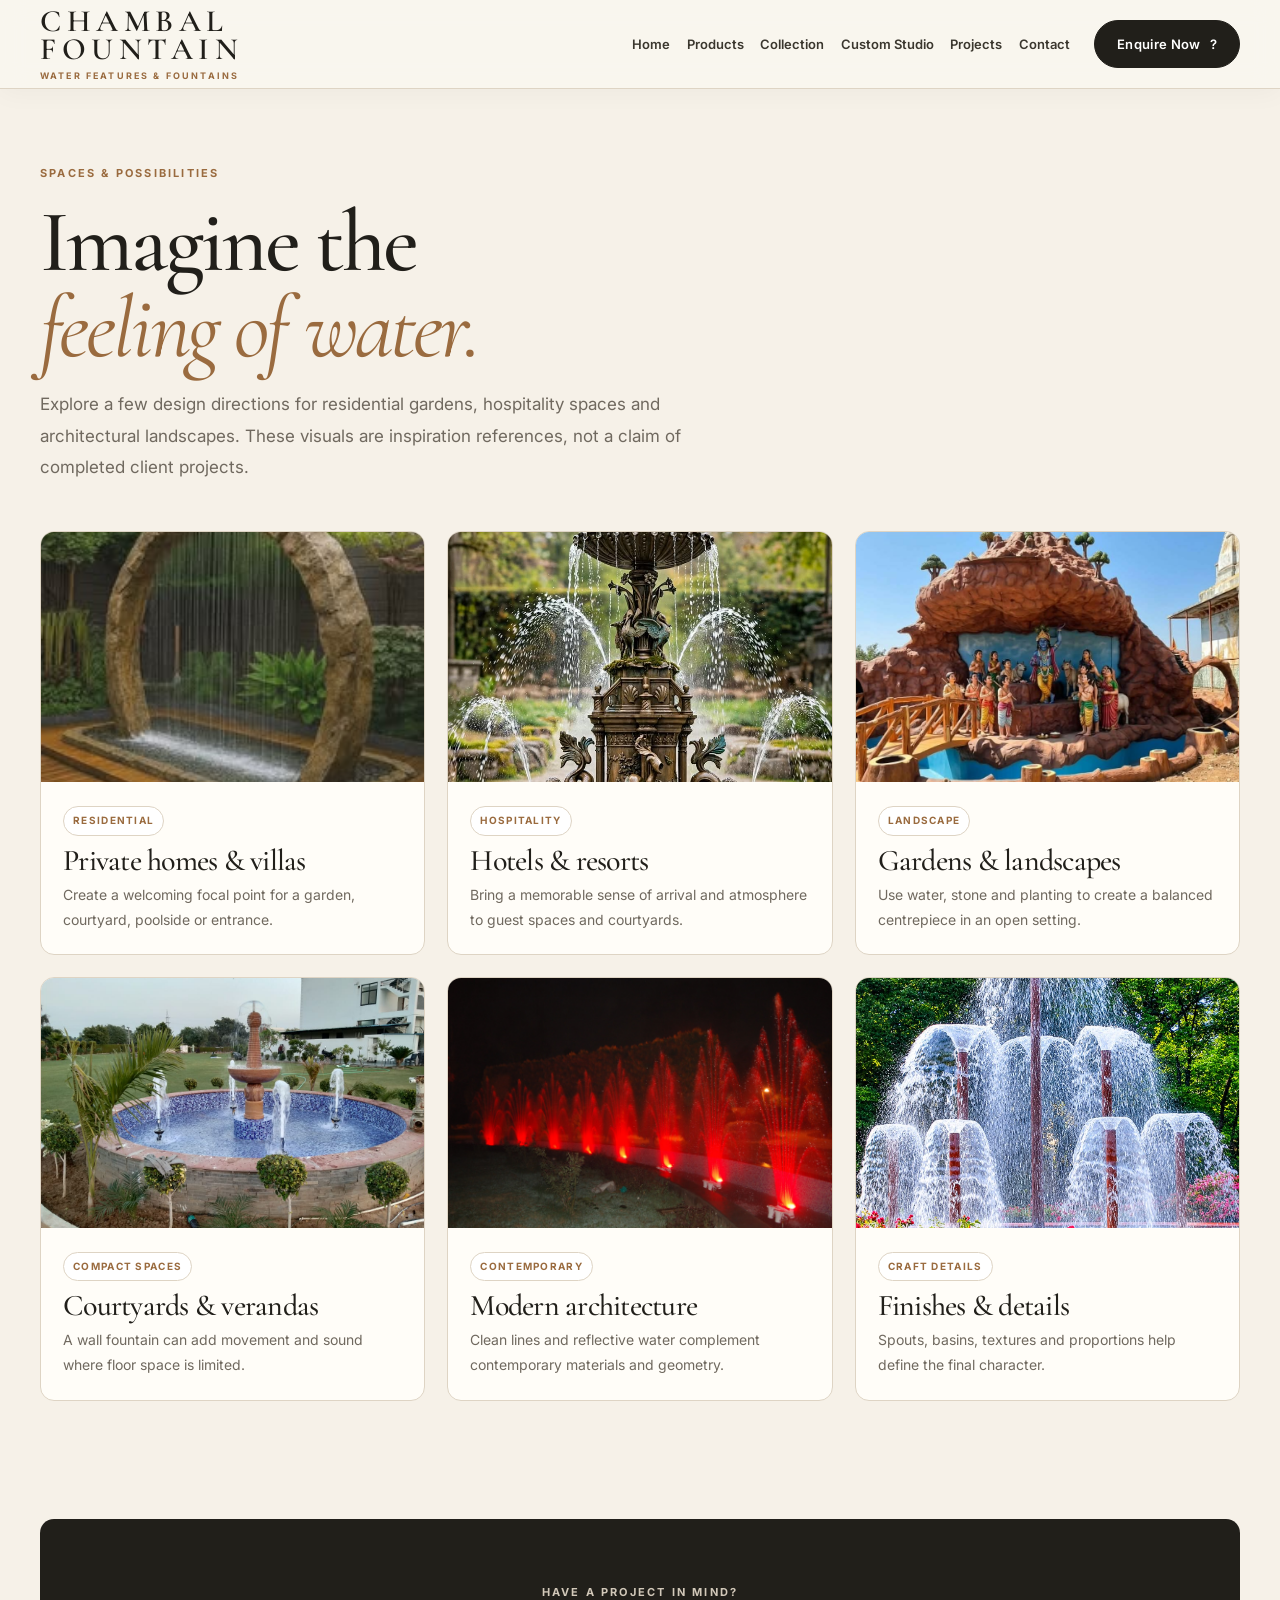
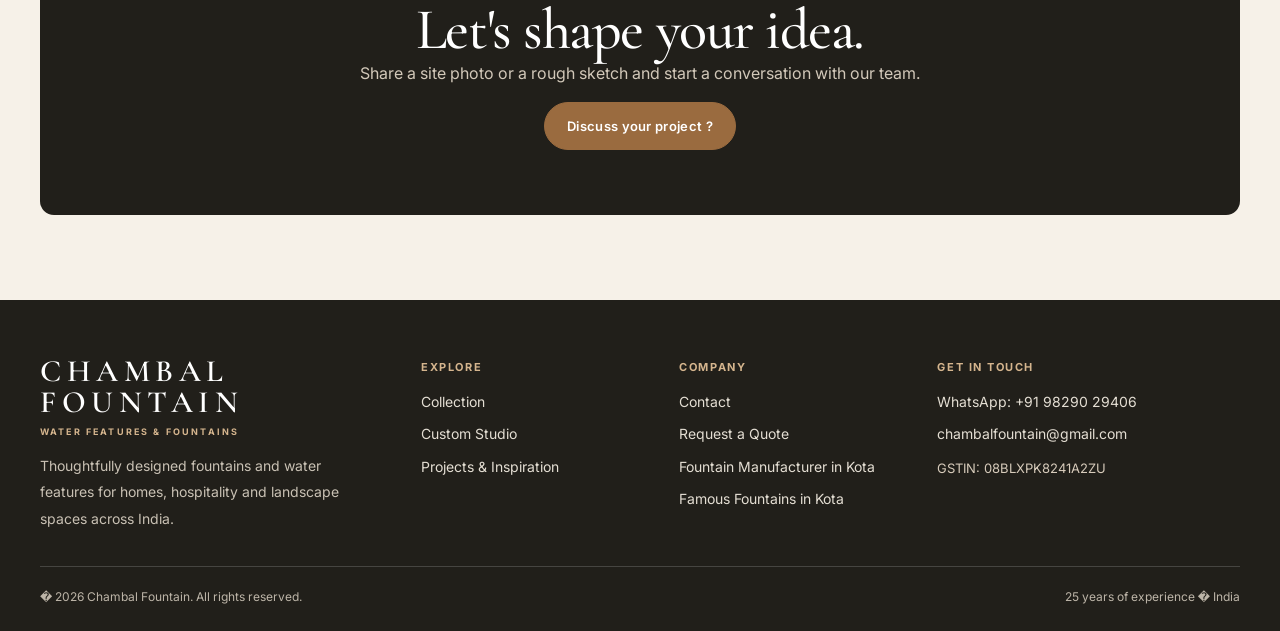
<file: projects.html>
<!doctype html>
<html lang="en">

<head>
    <meta charset="utf-8">
    <meta name="viewport" content="width=device-width,initial-scale=1">
    <title>Fountain Projects &amp; Inspiration | Chambal Fountain, Kota</title>
  
  <meta name="robots" content="index, follow, max-image-preview:large">
  <link rel="canonical" href="https://www.chambalfountain.in/projects.html">
  <meta property="og:type" content="website">
  <meta property="og:site_name" content="Chambal Fountain">
  
  
  <meta property="og:url" content="https://www.chambalfountain.in/projects.html">

    <link rel="preconnect" href="https://fonts.googleapis.com">
    <link rel="preconnect" href="https://fonts.gstatic.com" crossorigin>

    <link href="https://fonts.googleapis.com/css2?family=Cormorant+Garamond:wght@400;500;600&family=Inter:wght@400;500;600;700&display=swap" rel="stylesheet">

    <link rel="stylesheet" href="assets/css/style.css">
        <link rel="icon" type="image/svg+xml" href="assets/images/favicon.svg?v=3">
  <link rel="icon" type="image/png" sizes="32x32" href="assets/images/favicon.png?v=3">
  <link rel="shortcut icon" href="favicon.ico?v=3">
  <!-- SEO / search metadata -->
  <meta name="description" content="Browse garden, villa, hotel and landscape water fountain projects and design inspiration from Chambal Fountain in Kota, serving projects across India.">
  <meta name="keywords" content="fountain projects Kota, villa fountain design, hotel water features Rajasthan, landscape fountain installation, garden fountain inspiration, architectural fountains India, fountain in kota, fountains in kota, kota fountain, fountain kota, fountain shop in kota, fountain near me, fountain manufacturer in Kota, fountain suppliers in Kota, Chambal Fountain Kota">
  <meta name="author" content="Chambal Fountain">
  <meta name="theme-color" content="#f5f1e9">
  <meta name="geo.region" content="IN">
  <meta name="geo.country" content="India">
  <link rel="sitemap" type="application/xml" href="/sitemap.xml">
  <meta property="og:locale" content="en_IN">
  <meta property="og:title" content="Fountain Projects &amp; Inspiration | Chambal Fountain, Kota">
  <meta property="og:description" content="Browse garden, villa, hotel and landscape water fountain projects and design inspiration from Chambal Fountain in Kota, serving projects across India.">
  <meta property="og:image" content="https://www.chambalfountain.in/assets/images/project-hotel.jpg">
  <meta property="og:image:width" content="736">
  <meta property="og:image:height" content="1104">
  <meta property="og:image:alt" content="Architectural water feature project by Chambal Fountain">
  <meta name="twitter:card" content="summary_large_image">
  <meta name="twitter:title" content="Fountain Projects &amp; Inspiration | Chambal Fountain, Kota">
  <meta name="twitter:description" content="Browse garden, villa, hotel and landscape water fountain projects and design inspiration from Chambal Fountain in Kota, serving projects across India.">
  <meta name="twitter:image" content="https://www.chambalfountain.in/assets/images/project-hotel.jpg">
  <meta name="twitter:image:alt" content="Architectural water feature project by Chambal Fountain">
  <script type="application/ld+json">
{
  "@context": "https://schema.org",
  "@graph": [
    {
      "@type": "WebPage",
      "@id": "https://www.chambalfountain.in/projects.html#webpage",
      "url": "https://www.chambalfountain.in/projects.html",
      "name": "Fountain Projects & Inspiration | Chambal Fountain, Kota",
      "description": "Browse garden, villa, hotel and landscape water fountain projects and design inspiration from Chambal Fountain in Kota, serving projects across India.",
      "isPartOf": {
        "@id": "https://www.chambalfountain.in/#website"
      },
      "about": {
        "@id": "https://www.chambalfountain.in/#organization"
      },
      "inLanguage": "en-IN"
    },
    {
      "@type": "BreadcrumbList",
      "@id": "https://www.chambalfountain.in/projects.html#breadcrumb",
      "itemListElement": [
        {
          "@type": "ListItem",
          "position": 1,
          "name": "Home",
          "item": "https://www.chambalfountain.in/"
        },
        {
          "@type": "ListItem",
          "position": 2,
          "name": "Projects & Inspiration",
          "item": "https://www.chambalfountain.in/projects.html"
        }
      ]
    }
  ]
}
  </script>
</head>

<body>

   

    <header>
        <div class="wrap nav">

            <a class="logo" href="index.html" aria-label="Chambal Fountain home">
                CHAMBAL <br>FOUNTAIN 
                <small>WATER FEATURES &amp; FOUNTAINS</small>
            </a>

            <button class="menu-toggle" type="button" aria-expanded="false" aria-label="Open navigation">
                ?
            </button>

            <nav aria-label="Main navigation"><a href="index.html">Home</a><a href="products.html">Products</a><a href="collection.html">Collection</a><a href="studio.html">Custom Studio</a><a href="projects.html">Projects</a><a href="contact.html">Contact</a></nav>

            <a class="btn nav-cta" href="contact.html">
                Enquire Now <span aria-hidden="true">?</span>
            </a>

        </div>
    </header>

    <main>

        <section class="page-hero wrap">
            <p class="eyebrow">Spaces & possibilities</p>

            <h1>
                Imagine the
                <br>
                <em>feeling of water.</em>
            </h1>

            <p class="sub">
                Explore a few design directions for residential gardens, hospitality spaces and architectural landscapes. These visuals are inspiration references, not a claim of completed client projects.
            </p>
        </section>

        <section class="wrap inspiration-grid">

            <article class="inspiration-card">
                <div class="inspiration-image">
                    <img src="assets/images/project-villa.jpg" alt="Garden fountain setting inspiration">
                </div>

                <div>
                    <span class="pill">RESIDENTIAL</span>
                    <h2>Private homes & villas</h2>
                    <p>Create a welcoming focal point for a garden, courtyard, poolside or entrance.</p>
                </div>
            </article>

            <article class="inspiration-card">
                <div class="inspiration-image">
                    <img src="assets/images/project-hotel.jpg" alt="Hospitality courtyard water feature inspiration">
                </div>

                <div>
                    <span class="pill">HOSPITALITY</span>
                    <h2>Hotels & resorts</h2>
                    <p>Bring a memorable sense of arrival and atmosphere to guest spaces and courtyards.</p>
                </div>
            </article>

            <article class="inspiration-card">
                <div class="inspiration-image">
                    <img src="assets/images/project-palace.jpg" alt="Formal landscape and fountain inspiration">
                </div>

                <div>
                    <span class="pill">LANDSCAPE</span>
                    <h2>Gardens & landscapes</h2>
                    <p>Use water, stone and planting to create a balanced centrepiece in an open setting.</p>
                </div>
            </article>

            <article class="inspiration-card">
                <div class="inspiration-image">
                    <img src="assets/images/collection-parete.jpg" alt="Wall fountain in a courtyard setting">
                </div>

                <div>
                    <span class="pill">COMPACT SPACES</span>
                    <h2>Courtyards & verandas</h2>
                    <p>A wall fountain can add movement and sound where floor space is limited.</p>
                </div>
            </article>

            <article class="inspiration-card">
                <div class="inspiration-image">
                    <img src="assets/images/collection-moderna.jpg" alt="Minimal contemporary water feature">
                </div>

                <div>
                    <span class="pill">CONTEMPORARY</span>
                    <h2>Modern architecture</h2>
                    <p>Clean lines and reflective water complement contemporary materials and geometry.</p>
                </div>
            </article>

            <article class="inspiration-card">
                <div class="inspiration-image">
                    <img src="assets/images/fountain-detail.jpg" alt="Stone fountain detail">
                </div>

                <div>
                    <span class="pill">CRAFT DETAILS</span>
                    <h2>Finishes & details</h2>
                    <p>Spouts, basins, textures and proportions help define the final character.</p>
                </div>
            </article>

        </section>

        <section class="wrap story-cta">
            <div class="cta">
                <p class="eyebrow">Have a project in mind?</p>
                <h2>Let's shape your idea.</h2>
                <p>Share a site photo or a rough sketch and start a conversation with our team.</p>
                <a class="btn" href="contact.html">Discuss your project ?</a>
            </div>
        </section>

    </main>

    <footer>
        <div class="wrap">

            <div class="footer-main">

                <div class="footer-brand">
                    <a class="logo" href="index.html">CHAMBAL FOUNTAIN<small>WATER FEATURES &amp; FOUNTAINS</small>
                    </a>

                    <p>Thoughtfully designed fountains and water features for homes, hospitality and landscape spaces across India.</p>
                </div>

                <div class="foot">
                    <strong>Explore</strong>
                    <a href="collection.html">Collection</a>
                    <a href="studio.html">Custom Studio</a>
                    <a href="projects.html">Projects & Inspiration</a>
                    
                </div>

                <div class="foot"><strong>Company</strong>
                    
                    <a href="contact.html">Contact</a>
                    <a href="contact.html">Request a Quote</a>
                <a href="fountain-manufacturer-kota.html">Fountain Manufacturer in Kota</a><a href="famous-fountains-in-kota.html">Famous Fountains in Kota</a></div>

                <div class="foot footer-contact">
                    <strong>Get in touch</strong>

                    <a href="https://wa.me/919829029406" target="_blank" rel="noopener">
                        WhatsApp: +91 98290 29406
                    </a>

                    <a href="mailto:chambalfountain@gmail.com">
                        chambalfountain@gmail.com
                    </a>

                    <p>GSTIN: 08BLXPK8241A2ZU</p>
                </div>

            </div>

            <div class="footer-bottom">
                <span>� <span class="year">2026</span> Chambal Fountain. All rights reserved.</span>
                <span>25 years of experience � India</span>
            </div>

        </div>
    </footer>

    <script src="assets/js/main.js"></script>

</body>
</html>
</file>
<file: assets/css/style.css>
﻿@import url('https://fonts.googleapis.com/css2?family=Cormorant+Garamond:ital,wght@0,400;0,500;0,600;1,400;1,500&family=Inter:wght@400;500;600;700&display=swap');

:root {
  --bg: #F6F1E8;
  --ink: #1C1A15;
  --muted: #6E675D;
  --line: #DDD3C2;
  --bronze: #9A6B3F;
  --card: #FFFDF8;
  --radius: 18px;
  --soft: #EEE7DA;
  --white: #FFFEFA;
}

* {
  margin: 0;
  padding: 0;
  box-sizing: border-box;
}

html {
  scroll-behavior: smooth;
}

body {
  font-family: 'Inter', system-ui, sans-serif;
  background: var(--bg);
  color: var(--ink);
  line-height: 1.65;
}

img {
  display: block;
  width: 100%;
  height: 100%;
  object-fit: cover;
}

a {
  color: inherit;
  text-decoration: none;
}

.wrap {
  width: min(100% - 48px, 1180px);
  margin-inline: auto;
}

/* Announcement and navigation */
.topbar {
  background: var(--ink);
  color: #EDE6D6;
  text-align: center;
  font-size: 15px;
  letter-spacing: .12em;
  text-transform: uppercase;
  padding: 9px 16px;
}

header {
  position: sticky;
  top: 0;
  z-index: 50;
  background: rgba(246, 241, 232, .96);
  backdrop-filter: blur(12px);
  border-bottom: 1px solid var(--line);
}

.nav {
  display: flex;
  align-items: center;
  gap: 28px;
  min-height: 86px;
}

.logo {
  flex: 0 0 auto;
  font-family: 'Cormorant Garamond', Georgia, serif;
  font-size: 30px;
  line-height: .9;
  letter-spacing: .24em;
  font-weight: 600;
}

.logo small {
  display: block;
  margin-top: 8px;
  font-family: 'Inter', sans-serif;
  font-size: 9px;
  letter-spacing: .3em;
  color: var(--bronze);
  font-weight: 700;
}

.nav nav {
  display: flex;
  align-items: center;
  justify-content: center;
  gap: clamp(12px, 1.55vw, 22px);
  margin-left: auto;
}

.nav nav a {
  position: relative;
  font-size: 16px;
  font-weight: 600;
  color: #3B372E;
  white-space: nowrap;
  transition: color .25s ease;
}

.nav nav a::after {
  content: '';
  position: absolute;
  left: 0;
  bottom: -7px;
  width: 0;
  height: 1px;
  background: var(--bronze);
  transition: width .25s ease;
}

.nav nav a:hover,
.nav nav a.active {
  color: var(--bronze);
}

.nav nav a:hover::after,
.nav nav a.active::after {
  width: 100%;
}

.btn {
  display: inline-flex;
  align-items: center;
  justify-content: center;
  gap: 9px;
  min-height: 47px;
  padding: 12px 21px;
  border: 1px solid var(--ink);
  border-radius: 999px;
  background: var(--ink);
  color: #fff;
  font: 600 12px 'Inter', sans-serif;
  letter-spacing: .025em;
  cursor: pointer;
  transition: background .25s ease, color .25s ease, border-color .25s ease, transform .25s ease;
}

.btn:hover {
  background: var(--bronze);
  border-color: var(--bronze);
  color: #fff;
  transform: translateY(-2px);
}

.btn.light {
  background: transparent;
  color: var(--ink);
}

.btn.light:hover {
  background: var(--ink);
  color: #fff;
  border-color: var(--ink);
}

.btn.bronze {
  background: var(--bronze);
  border-color: var(--bronze);
}

.btn.bronze:hover {
  background: var(--ink);
  border-color: var(--ink);
}

.nav-cta {
  min-height: 42px;
  padding: 10px 17px;
  font-size: 15px;
}

/* Shared typography */
.eyebrow,
.kicker {
  color: var(--bronze);
  font-size: 13px;
  font-weight: 700;
  letter-spacing: .25em;
  line-height: 1.6;
  text-transform: uppercase;
}

h1,
h2,
h3 {
  font-family: 'Cormorant Garamond', Georgia, serif;
  font-weight: 500;
}

h2 {
  font-size: clamp(38px, 5vw, 60px);
  line-height: .99;
  letter-spacing: -.025em;
}

.sub {
  max-width: 570px;
  color: var(--muted);
  font-size: 16px;
  line-height: 1.9;
}

.text-link {
  display: inline-flex;
  align-items: center;
  gap: 12px;
  color: var(--bronze);
  font-size: 15px;
  font-weight: 700;
  letter-spacing: .04em;
  transition: gap .2s ease, color .2s ease;
}

.text-link:hover {
  gap: 17px;
  color: var(--ink);
}

/* Home hero */
.home-hero {
  display: grid;
  grid-template-columns: .9fr 1.1fr;
  align-items: center;
  gap: clamp(34px, 6vw, 78px);
  padding-top: 76px;
  padding-bottom: 68px;
}

.hero-copy {
  padding: 10px 0 18px;
}

.hero-copy h1 {
  margin: 20px 0 21px;
  font-size: clamp(54px, 6.5vw, 88px);
  line-height: .91;
  letter-spacing: -.035em;
}

.hero-copy h1 em,
.craft-copy h2 em {
  color: var(--bronze);
  font-weight: 400;
}

.lead {
  max-width: 490px;
  color: var(--muted);
  font-size: 15px;
  line-height: 1.95;
}

.hero-actions {
  display: flex;
  flex-wrap: wrap;
  gap: 11px;
  margin-top: 29px;
}

.hero-note {
  display: flex;
  align-items: center;
  gap: 10px;
  margin-top: 35px;
  color: var(--muted);
  font-size: 9px;
  letter-spacing: .08em;
  text-transform: uppercase;
}

.hero-note-mark {
  color: var(--bronze);
  font-size: 18px;
}

.hero-visual {
  min-width: 0;
}

.heroimg {
  position: relative;
  height: clamp(380px, 43vw, 555px);
  overflow: hidden;
  border-radius: 220px 220px 8px 8px;
  background: var(--soft);
}

.heroimg img {
  transition: transform .8s ease;
}

.hero-visual:hover .heroimg img {
  transform: scale(1.035);
}

.hero-image-caption {
  display: flex;
  justify-content: space-between;
  gap: 12px;
  padding: 13px 3px 0;
  color: var(--muted);
  font-size: 8px;
  font-weight: 700;
  letter-spacing: .16em;
}

/* Trust strip */
.trust-strip {
  border-top: 1px solid var(--line);
  border-bottom: 1px solid var(--line);
  background: rgba(255, 253, 248, .55);
}

.trust-grid {
  display: grid;
  grid-template-columns: repeat(4, 1fr);
  gap: 20px;
  padding-block: 21px;
}

.trust-grid > div {
  display: flex;
  align-items: center;
  justify-content: center;
  gap: 10px;
  color: #514A40;
  font-size: 13px;
  font-weight: 600;
  letter-spacing: .025em;
}

.trust-icon {
  color: var(--bronze);
  font-size: 20px;
}

/* Collection cards */
.collection-section {
  padding: 108px 0 100px;
}

.section-heading {
  display: flex;
  align-items: end;
  justify-content: space-between;
  gap: 36px;
  margin-bottom: 37px;
}

.section-heading h2 {
  margin-top: 14px;
}

.section-intro {
  max-width: 390px;
  padding-bottom: 5px;
}

.section-intro .sub {
  margin-bottom: 17px;
}

.collection-grid {
  display: grid;
  grid-template-columns: repeat(3, minmax(0, 1fr));
  gap: 22px;
}

.card {
  overflow: hidden;
  border: 1px solid var(--line);
  border-radius: var(--radius);
  background: var(--card);
}

.collection-card {
  position: relative;
  transition: transform .3s ease, box-shadow .3s ease;
}

.collection-card:hover {
  transform: translateY(-6px);
  box-shadow: 0 18px 40px rgba(45, 36, 24, .09);
}

.card-image-link {
  position: relative;
  display: block;
  overflow: hidden;
}

.card .ph {
  height: 285px;
  overflow: hidden;
  background: var(--soft);
}

.card .ph img {
  transition: transform .7s ease;
}

.collection-card:hover .ph img {
  transform: scale(1.055);
}

.image-index {
  position: absolute;
  right: 15px;
  bottom: 14px;
  display: grid;
  width: 35px;
  height: 35px;
  place-items: center;
  border: 1px solid rgba(255,255,255,.75);
  border-radius: 50%;
  background: rgba(28, 26, 21, .35);
  color: #fff;
  font-family: 'Cormorant Garamond', serif;
  font-size: 16px;
}

.card .bd {
  padding: 23px 23px 25px;
}

.card-meta {
  display: flex;
  align-items: center;
  justify-content: space-between;
  gap: 8px;
  margin-bottom: 12px;
}

.pill {
  display: inline-block;
  padding: 5px 9px;
  border: 1px solid var(--line);
  border-radius: 999px;
  background: #fff;
  color: var(--bronze);
  font-size: 8px;
  font-weight: 700;
  letter-spacing: .13em;
}

.made-to-order {
  color: var(--muted);
  font-size: 9px;
}

.card h3 {
  margin-bottom: 5px;
  font-size: 34px;
  line-height: 1.1;
}

.card p {
  min-height: 75px;
  margin: 8px 0 18px;
  color: var(--muted);
  font-size: 16px;
  line-height: 1.85;
}

.card .text-link {
  font-size: 13px;
}

.small {
  color: var(--muted);
  font-size: 15px;
}

/* Craft section */
.craft-section {
  padding: 80px 0 105px;
  background: var(--soft);
}

.craft-split {
  display: grid;
  grid-template-columns: 1fr 1fr;
  align-items: center;
  gap: clamp(40px, 8vw, 105px);
}

.craft-image {
  position: relative;
  padding: 0 25px 25px 0;
}

.craft-image::after {
  content: '';
  position: absolute;
  right: 0;
  bottom: 0;
  z-index: 0;
  width: 72%;
  height: 72%;
  border: 1px solid #B99A78;
}

.craft-image .ph {
  position: relative;
  z-index: 1;
  height: 490px;
  overflow: hidden;
  border-radius: 4px;
  background: #DED2C0;
}

.craft-image-label {
  position: absolute;
  right: -8px;
  bottom: 52px;
  z-index: 2;
  color: var(--bronze);
  font-size: 8px;
  font-weight: 700;
  letter-spacing: .18em;
  writing-mode: vertical-rl;
}

.craft-copy h2 {
  margin: 17px 0 22px;
}

.craft-copy .sub {
  margin-bottom: 25px;
}

.craft-points {
  display: grid;
  gap: 0;
  margin: 0 0 27px;
  list-style: none;
  border-top: 1px solid #D5C8B6;
}

.craft-points li {
  display: flex;
  align-items: center;
  gap: 15px;
  padding: 12px 0;
  border-bottom: 1px solid #D5C8B6;
  color: #514A40;
  font-size: 15px;
}

.craft-points span {
  color: var(--bronze);
  font-family: 'Cormorant Garamond', serif;
  font-size: 17px;
}

/* Project spaces */
.spaces-section {
  padding: 105px 0;
}

.center-heading {
  max-width: 650px;
  margin: 0 auto 38px;
  text-align: center;
}

.center-heading h2 {
  margin: 14px 0;
}

.center-heading .sub {
  margin-inline: auto;
}

.spaces-grid {
  display: grid;
  grid-template-columns: repeat(3, minmax(0, 1fr));
  gap: 18px;
}

.space-card {
  position: relative;
  min-height: 380px;
  overflow: hidden;
  background: var(--ink);
}

.space-card::after {
  content: '';
  position: absolute;
  inset: 0;
  background: linear-gradient(180deg, rgba(15, 13, 10, .02) 25%, rgba(15, 13, 10, .78) 100%);
}

.space-card .ph {
  position: absolute;
  inset: 0;
}

.space-card img {
  transition: transform .7s ease;
}

.space-card:hover img {
  transform: scale(1.06);
}

.space-overlay {
  position: absolute;
  right: 24px;
  bottom: 25px;
  left: 24px;
  z-index: 1;
  color: #fff;
}

.space-overlay span {
  color: #E3C49D;
  font-size: 8px;
  font-weight: 700;
  letter-spacing: .18em;
}

.space-overlay h3 {
  margin-top: 8px;
  font-size: 35px;
  line-height: .98;
}

.spaces-link {
  margin-top: 25px;
  text-align: center;
}

/* Enquiry process */
.process-section {
  padding: 88px 0;
  background: #EAE1D3;
}

.process-wrap {
  display: grid;
  grid-template-columns: .8fr 1.2fr;
  gap: clamp(40px, 8vw, 110px);
}

.process-heading h2 {
  margin: 16px 0;
}

.process-heading .sub {
  margin-bottom: 20px;
}

.process-steps {
  border-top: 1px solid #D1C3B0;
}

.process-step {
  display: grid;
  grid-template-columns: 55px 1fr;
  gap: 15px;
  padding: 22px 0;
  border-bottom: 1px solid #D1C3B0;
}

.step-number {
  color: var(--bronze);
  font-family: 'Cormorant Garamond', serif;
  font-size: 27px;
}

.process-step h3 {
  margin-bottom: 4px;
  font-size: 25px;
}

.process-step p {
  max-width: 490px;
  color: var(--muted);
  font-size: 15px;
  line-height: 1.85;
}

/* Main call to action */
.home-cta {
  position: relative;
  overflow: hidden;
  margin-block: 92px 35px;
  padding: 76px 30px;
  border-radius: 5px;
  background: var(--ink);
  color: #F1EAD9;
  text-align: center;
}

.home-cta::before,
.home-cta::after {
  content: '';
  position: absolute;
  width: 260px;
  height: 260px;
  border: 1px solid rgba(216, 169, 106, .22);
  border-radius: 50%;
  pointer-events: none;
}

.home-cta::before {
  top: -170px;
  left: -100px;
}

.home-cta::after {
  right: -100px;
  bottom: -190px;
}

.home-cta .kicker {
  color: #D8A96A;
}

.home-cta h2 {
  margin: 17px 0;
  color: #fff;
}

.home-cta > p:not(.kicker) {
  max-width: 530px;
  margin: 0 auto;
  color: #CFC6B2;
  font-size: 16px;
  line-height: 1.9;
}

.cta-actions {
  display: flex;
  align-items: center;
  justify-content: center;
  flex-wrap: wrap;
  gap: 23px;
  margin-top: 27px;
}

.home-cta .btn {
  background: var(--bronze);
  border-color: var(--bronze);
}

.home-cta .btn:hover {
  background: #fff;
  border-color: #fff;
  color: var(--ink);
}

.cta-phone {
  color: #F1EAD9;
  font-size: 15px;
  font-weight: 600;
  text-decoration: underline;
  text-underline-offset: 5px;
}

.cta-ornament {
  display: block;
  margin-top: 28px;
  color: #D8A96A;
  font-size: 19px;
}

/* Footer */
footer {
  margin-top: 0;
  padding: 55px 0 25px;
  border-top: 1px solid var(--line);
}

.footer-main {
  display: grid;
  grid-template-columns: 1.7fr 1fr 1fr 1.2fr;
  gap: 35px;
  padding-bottom: 40px;
}

.footer-brand p {
  max-width: 260px;
  margin-top: 17px;
  color: var(--muted);
  font-size: 15px;
  line-height: 1.9;
}

.foot strong {
  display: block;
  margin-bottom: 13px;
  color: var(--ink);
  font-size: 13px;
  letter-spacing: .12em;
  text-transform: uppercase;
}

.foot a:not(.logo) {
  display: block;
  width: fit-content;
  margin: 8px 0;
  color: var(--muted);
  font-size: 15px;
  transition: color .2s ease;
}

.foot a:not(.logo):hover {
  color: var(--bronze);
}

.footer-bottom {
  display: flex;
  justify-content: space-between;
  gap: 20px;
  padding-top: 19px;
  border-top: 1px solid var(--line);
  color: var(--muted);
  font-size: 9px;
}

/* Keyboard focus */
a:focus-visible,
button:focus-visible {
  outline: 2px solid var(--bronze);
  outline-offset: 4px;
}

/* Responsive layouts */
@media (max-width: 1050px) {
  .nav {
    gap: 18px;
  }

  .nav nav {
    gap: 11px;
  }

  .nav nav a {
    font-size: 13px;
  }

  .nav-cta {
    padding-inline: 13px;
  }

  .home-hero {
    gap: 35px;
  }

  .hero-copy h1 {
    font-size: clamp(52px, 6vw, 70px);
  }
}

@media (max-width: 860px) {
  .wrap {
    width: min(100% - 36px, 680px);
  }

  .nav {
    min-height: 76px;
    justify-content: space-between;
  }

  .nav nav {
    display: none;
  }

  .home-hero {
    grid-template-columns: 1fr;
    padding-top: 55px;
    gap: 35px;
  }

  .hero-copy {
    text-align: center;
  }

  .hero-copy h1 {
    font-size: clamp(58px, 11vw, 82px);
  }

  .lead {
    margin-inline: auto;
  }

  .hero-actions,
  .hero-note {
    justify-content: center;
  }

  .heroimg {
    height: 430px;
    border-radius: 180px 180px 5px 5px;
  }

  .trust-grid {
    grid-template-columns: repeat(2, 1fr);
    row-gap: 17px;
  }

  .collection-section,
  .spaces-section {
    padding: 75px 0;
  }

  .section-heading {
    align-items: start;
    flex-direction: column;
    gap: 18px;
  }

  .section-intro {
    max-width: 560px;
  }

  .collection-grid,
  .spaces-grid {
    grid-template-columns: 1fr 1fr;
  }

  .craft-section {
    padding: 70px 0;
  }

  .craft-split,
  .process-wrap {
    grid-template-columns: 1fr;
    gap: 38px;
  }

  .craft-image .ph {
    height: 420px;
  }

  .process-section {
    padding: 70px 0;
  }

  .footer-main {
    grid-template-columns: 1.3fr 1fr;
  }
}

@media (max-width: 560px) {
  .wrap {
    width: min(100% - 30px, 480px);
  }

  .topbar {
    font-size: 8px;
    letter-spacing: .08em;
  }

  .logo {
    font-size: 26px;
  }

  .logo small {
    font-size: 8px;
  }

  .nav-cta {
    min-height: 39px;
    padding: 8px 12px;
    font-size: 9px;
  }

  .home-hero {
    padding-top: 43px;
    padding-bottom: 48px;
  }

  .eyebrow,
  .kicker {
    font-size: 8px;
    letter-spacing: .19em;
  }

  .hero-copy h1 {
    margin: 15px 0;
    font-size: clamp(49px, 14vw, 68px);
  }

  .lead {
    font-size: 16px;
  }

  .hero-actions {
    flex-direction: column;
    align-items: stretch;
    max-width: 290px;
    margin-inline: auto;
  }

  .hero-actions .btn {
    width: 100%;
  }

  .hero-note {
    font-size: 7px;
    line-height: 1.7;
  }

  .heroimg {
    height: 340px;
    border-radius: 145px 145px 5px 5px;
  }

  .hero-image-caption {
    font-size: 6px;
  }

  .trust-grid {
    grid-template-columns: 1fr 1fr;
    gap: 15px 8px;
    padding-block: 17px;
  }

  .trust-grid > div {
    justify-content: flex-start;
    font-size: 8px;
  }

  .trust-icon {
    font-size: 16px;
  }

  .collection-section,
  .spaces-section {
    padding: 62px 0;
  }

  h2 {
    font-size: clamp(37px, 11vw, 48px);
  }

  .collection-grid,
  .spaces-grid {
    grid-template-columns: 1fr;
    gap: 17px;
  }

  .card .ph {
    height: 260px;
  }

  .card p {
    min-height: 0;
  }

  .craft-section {
    padding: 58px 0;
  }

  .craft-image {
    padding-right: 14px;
    padding-bottom: 14px;
  }

  .craft-image .ph {
    height: 340px;
  }

  .craft-image-label {
    right: -6px;
    bottom: 35px;
    font-size: 7px;
  }

  .craft-points li {
    font-size: 9px;
  }

  .space-card {
    min-height: 340px;
  }

  .process-section {
    padding: 58px 0;
  }

  .process-step {
    grid-template-columns: 40px 1fr;
    gap: 10px;
  }

  .process-step h3 {
    font-size: 23px;
  }

  .home-cta {
    margin-block: 60px 25px;
    padding: 55px 19px;
  }

  .cta-actions {
    flex-direction: column;
    gap: 17px;
  }

  .footer-main {
    grid-template-columns: 1fr 1fr;
    gap: 28px 18px;
  }

  .footer-bottom {
    flex-direction: column;
    font-size: 8px;
  }
}

@media (prefers-reduced-motion: reduce) {
  *,
  *::before,
  *::after {
    scroll-behavior: auto !important;
    transition-duration: .01ms !important;
    animation-duration: .01ms !important;
    animation-iteration-count: 1 !important;
  }
}


/* CHAMBAL FOUNTAIN — shared page system & responsive refinements */
:root{--bg:#f6f1e8;--ink:#211f1a;--muted:#70695f;--line:#ded4c4;--bronze:#9a6b3f;--card:#fffdf8;--soft:#eee7da;--white:#fffefa;--shadow:0 18px 48px rgba(42,34,24,.09)}
body{font-size:16px;line-height:1.75} .wrap{width:min(100% - 52px,1200px)}
.topbar{font-size:11px;letter-spacing:.13em;padding:10px 16px}
header{background:rgba(249,246,239,.96);box-shadow:0 5px 24px rgba(37,30,20,.035)}
.nav{min-height:88px;gap:24px}.logo{font-size:31px;letter-spacing:.18em}.logo small{font-size:9px;letter-spacing:.24em}
.nav nav{gap:clamp(10px,1.3vw,20px)}.nav nav a{font-size:13px;font-weight:600}.nav-cta{font-size:12px;min-height:43px;padding:10px 17px}
.btn{font-size:13px;min-height:48px;padding:13px 22px}.eyebrow,.kicker{font-size:11px;letter-spacing:.2em}h2{font-size:clamp(38px,4.8vw,58px)}.sub,.lead{font-size:16px;line-height:1.85}
.hero-copy h1{font-size:clamp(54px,6.2vw,82px)}.hero-note{font-size:10px}.hero-image-caption{font-size:10px}.trust-grid>div{font-size:13px}.card h3{font-size:32px}.card p{font-size:15px}.pill{font-size:10px}.made-to-order{font-size:11px}
.footer-main{display:grid;grid-template-columns:1.55fr 1fr 1fr 1.35fr;gap:34px;padding-bottom:34px}.footer-brand p{max-width:300px;font-size:14px}.foot strong{font-size:11px;letter-spacing:.14em}.foot a:not(.logo){font-size:14px}.footer-contact p{font-size:13px;color:#d7cbbb;margin-top:10px}.footer-bottom{font-size:12px;align-items:center}footer{background:#211f1a;color:#f6f1e8;padding:58px 0 24px;border:0}footer .logo{color:#fff}footer .logo small{color:#d5b58e}footer .foot strong{color:#d5b58e}footer .foot a:not(.logo){color:#e4ded3}footer .footer-brand p{color:#c9c1b4}footer .footer-bottom{border-color:rgba(255,255,255,.17);color:#bdb5a8}
/* Inner page hero */
.page-hero{padding-top:76px;padding-bottom:48px}.page-hero h1{font-family:'Cormorant Garamond',Georgia,serif;font-size:clamp(54px,7vw,88px);font-weight:500;line-height:.98;letter-spacing:-.035em;margin:16px 0 18px}.page-hero h1 em{color:var(--bronze);font-weight:400}.page-hero .sub{max-width:690px;font-size:17px}
.contact-layout,.studio-layout{display:grid;grid-template-columns:1.12fr .88fr;gap:34px;align-items:start;padding-bottom:100px}.form-card{box-shadow:var(--shadow);border-radius:18px}.form-card .bd{padding:clamp(24px,4vw,42px)}.form-title{font-size:38px;margin:8px 0 24px}.field{display:grid;gap:8px;margin:0 0 19px}.field label{font-size:13px;font-weight:700;color:#4b443b}.field input,.field select,.field textarea{width:100%;min-height:49px;border:1px solid #d9cebd;border-radius:9px;background:#fffefa;padding:12px 14px;font:400 14px Inter,Arial,sans-serif;color:var(--ink);outline:none;transition:border-color .2s,box-shadow .2s}.field textarea{resize:vertical;min-height:120px}.field input:focus,.field select:focus,.field textarea:focus{border-color:var(--bronze);box-shadow:0 0 0 3px rgba(154,107,63,.12)}.form-grid{display:grid;grid-template-columns:1fr 1fr;gap:0 16px}.field.full{grid-column:1/-1}.consent{display:flex;align-items:flex-start;gap:10px;font-size:12px;color:var(--muted);margin:4px 0 18px}.consent input,.check-options input{accent-color:var(--bronze);margin-top:4px}.full-btn{width:100%;border-radius:9px}.form-hint{font-size:12px;color:var(--muted);margin-top:12px;line-height:1.6}.contact-aside,.studio-aside{position:sticky;top:115px}.contact-image,.studio-photo{height:310px;overflow:hidden;border-radius:16px;background:var(--soft)}.contact-info,.studio-aside-copy{padding:28px 4px}.contact-info h2,.studio-aside-copy h2{font-size:42px;margin:10px 0 18px}.contact-info>a{display:block;width:fit-content;color:var(--bronze);font-weight:700;margin:10px 0;font-size:15px}.contact-info p{font-size:14px;color:var(--muted);line-height:1.8}.contact-info p strong{color:var(--ink)}.contact-rule{height:1px;background:var(--line);margin:22px 0}.contact-info .small{font-size:13px}.check-options{display:grid;grid-template-columns:1fr 1fr;gap:12px}.check-options label{font-size:13px;color:#5c554b;display:flex;gap:8px;align-items:flex-start}.studio-photo{height:350px}.process-list{list-style:none;border-top:1px solid var(--line);margin:20px 0 24px}.process-list li{display:flex;gap:17px;padding:16px 0;border-bottom:1px solid var(--line)}.process-list b{font:500 24px 'Cormorant Garamond',serif;color:var(--bronze)}.process-list strong,.process-list small{display:block}.process-list strong{font-size:14px}.process-list small{font-size:13px;color:var(--muted);margin-top:3px}
.story-feature{display:grid;grid-template-columns:1fr 1fr;gap:clamp(35px,7vw,90px);align-items:center;padding-bottom:90px}.story-image{height:520px;overflow:hidden;border-radius:4px 150px 4px 4px;box-shadow:var(--shadow)}.story-copy h2{font-size:clamp(40px,5vw,58px);margin:12px 0 20px}.story-copy p:not(.kicker){font-size:16px;color:var(--muted);line-height:1.9;margin-bottom:15px}.story-copy .btn{margin-top:12px}.values-section{background:var(--soft);padding:82px 0}.values-grid{display:grid;grid-template-columns:repeat(3,1fr);gap:20px}.values-grid article{padding:28px;border:1px solid #d9cebd;background:rgba(255,253,248,.62);border-radius:12px}.values-grid article>span{font:500 26px 'Cormorant Garamond',serif;color:var(--bronze)}.values-grid h3{font-size:28px;margin:10px 0}.values-grid p{font-size:14px;color:var(--muted);line-height:1.8}.story-cta{padding-top:78px;padding-bottom:85px}
.inspiration-grid{display:grid;grid-template-columns:repeat(3,1fr);gap:22px;padding-bottom:40px}.inspiration-card{overflow:hidden;border:1px solid var(--line);border-radius:14px;background:var(--card);transition:transform .25s,box-shadow .25s}.inspiration-card:hover{transform:translateY(-5px);box-shadow:var(--shadow)}.inspiration-image{height:250px;overflow:hidden}.inspiration-image img{transition:transform .6s}.inspiration-card:hover img{transform:scale(1.045)}.inspiration-card>div:last-child{padding:22px}.inspiration-card h2{font-size:30px;margin:10px 0 6px}.inspiration-card p{font-size:14px;color:var(--muted);line-height:1.8}.story-cta .cta{border-radius:14px}
/* Consistent inner-page spacing and table styles */
main>section:not(.page-hero):not(.contact-layout):not(.studio-layout){scroll-margin-top:100px}body>section{padding:55px 0}table{width:100%;border-collapse:collapse;background:var(--card);border:1px solid var(--line);border-radius:12px;overflow:hidden;margin:24px 0 55px}th,td{text-align:left;padding:15px 18px;border-bottom:1px solid var(--line);font-size:14px}th{background:#eee7da;color:#4d4438;font-weight:700}tr:last-child td{border-bottom:0}
/* Collection page refinements */
.collection-page{padding-top:72px}.collection-intro h1{font-family:'Cormorant Garamond',Georgia,serif;font-weight:500}.collection-card{border-radius:14px;box-shadow:0 8px 28px rgba(42,34,24,.045)}.collection-card .product-image{aspect-ratio:4/3.6}.collection-card .product-info{padding:24px}.collection-card h2{font-size:32px}.collection-card .product-spec{font-size:14px}.filters button{font-size:13px}.filters button.on,.filters button:hover{background:var(--ink)}.collection-feature{padding:45px 0 80px}
/* Journal cards */
.grid3{display:grid;grid-template-columns:repeat(3,minmax(0,1fr));gap:22px}.grid3>.card{border-radius:14px}.grid3 .ph{height:250px}.grid3 .bd{padding:22px}.grid3 .bd h3{font-size:29px}.grid3 .bd p{font-size:14px;min-height:0}.cta{border-radius:14px;background:var(--ink);padding:65px 30px;color:#f6f1e8;text-align:center}.cta h2{color:#fff}.cta p{color:#d2c8b9}.cta .btn{margin-top:15px;background:var(--bronze);border-color:var(--bronze)}
.menu-toggle{display:none;border:1px solid var(--line);background:var(--card);border-radius:8px;width:42px;height:42px;font-size:20px;color:var(--ink);cursor:pointer}
@media(max-width:1050px){.nav{gap:14px}.nav nav{gap:9px}.nav nav a{font-size:11px}.nav-cta{padding-inline:12px}.footer-main{grid-template-columns:1.3fr 1fr 1fr}.footer-contact{grid-column:2/4}}
@media(max-width:860px){.wrap{width:min(100% - 36px,700px)}.nav{min-height:76px;justify-content:space-between;flex-wrap:wrap;padding-block:10px}.menu-toggle{display:block;margin-left:auto}.nav nav{display:none;order:4;flex:0 0 100%;width:100%;margin:0;padding:12px 0 8px;flex-direction:column;align-items:stretch;gap:0;border-top:1px solid var(--line)}.nav nav.is-open{display:flex}.nav nav a{padding:10px 4px;font-size:14px}.nav nav a:after{display:none}.nav-cta{margin-left:0}.contact-layout,.studio-layout{grid-template-columns:1fr;gap:25px}.contact-aside,.studio-aside{position:static}.contact-aside{display:grid;grid-template-columns:1fr 1fr;gap:20px;align-items:center}.contact-image{height:100%;min-height:300px}.studio-aside{display:grid;grid-template-columns:1fr 1fr;gap:22px;align-items:center}.studio-photo{height:100%;min-height:390px}.story-feature{gap:35px}.inspiration-grid{grid-template-columns:repeat(2,1fr)}.grid3{grid-template-columns:repeat(2,minmax(0,1fr))}.page-hero{padding-top:55px}.footer-main{grid-template-columns:1fr 1fr}.footer-contact{grid-column:auto}.trust-grid{grid-template-columns:repeat(2,1fr)}}
@media(max-width:600px){.wrap{width:min(100% - 30px,480px)}.topbar{font-size:9px;line-height:1.5;letter-spacing:.07em}.logo{font-size:25px}.logo small{font-size:8px}.nav-cta{font-size:11px;min-height:40px}.page-hero{padding-top:42px;padding-bottom:32px}.page-hero h1{font-size:clamp(49px,13vw,68px)}.page-hero .sub{font-size:15px}.contact-layout,.studio-layout{padding-bottom:60px}.form-grid{grid-template-columns:1fr}.field.full{grid-column:auto}.form-card .bd{padding:22px}.form-title{font-size:32px}.contact-aside,.studio-aside{display:block}.contact-image{height:230px;min-height:0}.studio-photo{height:250px;min-height:0}.contact-info,.studio-aside-copy{padding:24px 2px}.contact-info h2,.studio-aside-copy h2{font-size:36px}.check-options{grid-template-columns:1fr}.story-feature{grid-template-columns:1fr;padding-bottom:55px}.story-image{height:330px;border-radius:4px 100px 4px 4px}.story-copy h2{font-size:40px}.values-section{padding:58px 0}.values-grid{grid-template-columns:1fr}.inspiration-grid,.grid3{grid-template-columns:1fr;gap:17px}.inspiration-image{height:230px}.collection-page{padding-top:45px}.collection-grid{grid-template-columns:1fr}.collection-intro h1{font-size:clamp(45px,12vw,62px)}.collection-card .product-image{aspect-ratio:4/3.2}.footer-main{grid-template-columns:1fr 1fr;gap:25px 16px}.footer-brand{grid-column:1/-1}.footer-contact{grid-column:1/-1}.footer-bottom{flex-direction:column;gap:7px;font-size:11px}.trust-grid>div{font-size:11px}.card .ph{height:240px}.cta{padding:46px 20px}.cta h2{font-size:38px}}
.reveal-item{opacity:0;transform:translateY(14px);transition:opacity .55s ease,transform .55s ease}.reveal-item.is-visible{opacity:1;transform:none}@media(prefers-reduced-motion:reduce){.reveal-item{opacity:1;transform:none;transition:none}}


/* Chambal Fountain Mobile Navigation Enhancements */
@media (max-width: 860px) {
  header {
    z-index: 999;
  }
  .nav nav.is-open {
    background: #F6F1E8;
    padding: 14px 12px 18px;
    border-radius: 0 0 12px 12px;
    box-shadow: 0 14px 30px rgba(33, 31, 26, 0.12);
    max-height: calc(100vh - 80px);
    overflow-y: auto;
  }
  .nav nav a {
    padding: 12px 6px;
    border-bottom: 1px solid rgba(33, 31, 26, 0.08);
  }
  .nav nav a:last-child {
    border-bottom: none;
  }
}

/* ===== Interactive 3D Fountain Configurator (studio.html) ===== */
.config-section{padding-top:26px;padding-bottom:22px}
.config-head{max-width:760px;margin-bottom:28px}
.config-head h2{font-size:clamp(38px,5vw,56px);line-height:1.05;margin:10px 0 12px}
.config-head .sub{font-size:16px;color:var(--muted)}
.config-grid{display:grid;grid-template-columns:1.35fr .65fr;gap:22px;align-items:stretch}
.viewer-card{overflow:hidden;border:1px solid var(--line);border-radius:18px;background:var(--card);box-shadow:var(--shadow);display:flex;flex-direction:column}
.fountain-canvas{position:relative;width:100%;height:clamp(420px,56vw,610px);background:radial-gradient(circle at 50% 30%,#8d8678 0%,#5b554b 52%,#2d2924 100%);overflow:hidden;cursor:grab;touch-action:none}
.fountain-canvas:active{cursor:grabbing}
.fountain-canvas canvas{display:block;width:100%!important;height:100%!important}
.viewer-badge{position:absolute;top:16px;left:16px;z-index:2;background:rgba(255,253,248,.92);border:1px solid var(--line);border-radius:999px;padding:7px 13px;font-size:10px;font-weight:700;letter-spacing:.16em;text-transform:uppercase;color:var(--bronze);pointer-events:none}
.viewer-hint{position:absolute;bottom:14px;left:50%;transform:translateX(-50%);z-index:2;background:rgba(255,253,248,.92);color:#3b372f;border-radius:999px;padding:7px 15px;font-size:11px;letter-spacing:.03em;white-space:nowrap;pointer-events:none}
.viewer-loading{position:absolute;inset:0;z-index:3;display:grid;place-items:center;font-family:'Cormorant Garamond',Georgia,serif;font-size:26px;color:var(--muted);background:rgba(246,241,232,.72);transition:opacity .4s}
.viewer-loading.is-hidden{opacity:0;pointer-events:none}
.viewer-toolbar{display:flex;align-items:center;justify-content:space-between;gap:12px;padding:14px 16px;border-top:1px solid var(--line);background:var(--card);flex-wrap:wrap}
.small-btn{min-height:38px;padding:8px 15px;font-size:11px}
.switch{display:inline-flex;align-items:center;gap:8px;font-size:12px;font-weight:600;color:#4b443b;cursor:pointer}
.switch input{accent-color:var(--bronze);width:16px;height:16px}
.nudge{display:flex;align-items:center;gap:9px}
.nudge-pad{display:grid;grid-template-columns:repeat(3,32px);grid-template-rows:repeat(3,32px);gap:4px}
.nudge-pad button{width:32px;height:32px;border:1px solid var(--line);border-radius:8px;background:#fffefa;color:var(--ink);font-size:14px;line-height:1;cursor:pointer;transition:background .2s,color .2s,border-color .2s}
.nudge-pad button:hover{background:var(--bronze);color:#fff;border-color:var(--bronze)}
.nudge-mid{grid-column:2;text-align:center;font-size:14px;color:var(--muted)}
.nudge-label{font-size:9px;letter-spacing:.12em;text-transform:uppercase;color:var(--muted);font-weight:700}
.config-controls{border:1px solid var(--line);border-radius:18px;background:var(--card);box-shadow:var(--shadow)}
.config-controls .bd{padding:clamp(22px,3vw,32px)}
.config-controls .form-title{font-size:32px;margin:8px 0 20px}
.design-options{display:grid;grid-template-columns:1fr 1fr;gap:9px}
.design-chip{min-height:48px;padding:9px 12px;border:1px solid #d9cebd;border-radius:9px;background:#fffefa;color:#4b443b;font:600 12px Inter,Arial,sans-serif;cursor:pointer;text-align:left;transition:background .2s,border-color .2s,color .2s,transform .2s}
.design-chip:hover{border-color:var(--bronze);color:var(--bronze);transform:translateY(-1px)}
.design-chip.is-active{background:var(--bronze);border-color:var(--bronze);color:#fff}
.design-chip small{display:block;font-weight:400;font-size:10px;opacity:.78;margin-top:2px}
.swatches{display:flex;flex-wrap:wrap;gap:9px}
.swatch{position:relative;width:34px;height:34px;border-radius:50%;border:2px solid #fff;box-shadow:0 0 0 1px #d9cebd;cursor:pointer;transition:transform .2s,box-shadow .2s}
.swatch:hover{transform:scale(1.12)}
.swatch.is-active{box-shadow:0 0 0 2px var(--bronze);transform:scale(1.1)}
.swatch.is-active:after{content:'\2713';position:absolute;inset:0;display:grid;place-items:center;color:#fff;font-size:13px;font-weight:700;text-shadow:0 1px 2px rgba(0,0,0,.45)}
.swatch-name{font-size:12px;color:var(--muted);margin-top:8px;min-height:18px}
.range-row{display:flex;align-items:center;gap:12px}
.range-row input[type=range]{flex:1;accent-color:var(--bronze);min-height:0;cursor:pointer}
.range-value{font-size:12px;font-weight:700;color:var(--bronze);min-width:76px;text-align:right}
.config-note{font-size:11px;color:var(--muted);line-height:1.6;margin-top:12px}
.config-divider{height:1px;background:var(--line);margin:20px 0}
.brief-flash{box-shadow:0 0 0 3px var(--bronze),var(--shadow)!important}
.fountain-fallback{display:none;position:relative;height:100%;min-height:420px;place-items:center;align-content:center;background:radial-gradient(circle at 50% 30%,#8d8678,#2d2924 90%);text-align:center;padding:24px}
.fountain-fallback.is-visible{display:grid}
.css-fountain{position:relative;width:220px;height:300px;margin:0 auto 18px;--stone-color:#ece7db;--water-color:#8fc7d6}
.css-fountain .basin{position:absolute;bottom:0;left:10px;width:200px;height:34px;border-radius:50%;background:var(--stone-color);box-shadow:inset 0 -8px 12px rgba(0,0,0,.12)}
.css-fountain .water-pool{position:absolute;bottom:22px;left:22px;width:176px;height:24px;border-radius:50%;background:var(--water-color);opacity:.75}
.css-fountain .column{position:absolute;bottom:30px;left:100px;width:20px;height:190px;background:var(--stone-color);border-radius:5px;transition:all .3s}
.css-fountain .bowl{position:absolute;left:50%;transform:translateX(-50%);background:var(--stone-color);border-radius:50%;box-shadow:inset 0 -10px 14px rgba(0,0,0,.12);transition:all .3s}
.css-fountain .bowl.b1{width:170px;height:34px;bottom:150px}
.css-fountain .bowl.b2{width:122px;height:27px;bottom:205px}
.css-fountain .bowl.b3{width:78px;height:20px;bottom:252px}
.css-fountain .finial{position:absolute;left:104px;bottom:270px;width:12px;height:12px;border-radius:50%;background:var(--stone-color)}
.css-fountain.moderna .bowl,.css-fountain.moderna .finial{border-radius:3px}
.css-fountain.moderna .column{width:60px;left:80px;height:200px;border-radius:2px}
.css-fountain.parete .column{height:170px;width:150px;left:35px;bottom:45px;border-radius:3px}
.css-fountain.parete .bowl.b1{width:120px}
.css-fountain.bespoke .column{transform:rotate(12deg)}
.fallback-note{max-width:380px;font-size:13px;color:#ece6da;line-height:1.7}
@media(max-width:960px){.config-grid{grid-template-columns:1fr}.fountain-canvas{height:clamp(360px,72vw,520px)}}
@media(max-width:600px){.config-head h2{font-size:36px}.viewer-hint{font-size:10px;padding:6px 11px}.viewer-toolbar{justify-content:center}.nudge-label{width:100%;text-align:center}}

/* FAQ sections (home + custom studio) */
.faq-section{padding:clamp(56px,8vw,96px) 0;border-top:1px solid var(--line)}
.faq-wrap{display:grid;grid-template-columns:.85fr 1.15fr;gap:clamp(30px,6vw,80px);align-items:start}
.faq-head h2{font-size:clamp(38px,5vw,62px);line-height:1.04;letter-spacing:-.04em;margin:12px 0 18px}
.faq-head .sub{margin-bottom:22px}
.faq-list{border-top:1px solid var(--line)}
.faq-item{border-bottom:1px solid var(--line)}
.faq-item summary{list-style:none;cursor:pointer;display:flex;align-items:center;justify-content:space-between;gap:18px;padding:20px 0;font-size:17px;font-weight:600;line-height:1.45;transition:color .2s ease}
.faq-item summary::-webkit-details-marker{display:none}
.faq-item summary:hover,.faq-item[open] summary{color:var(--bronze)}
.faq-item summary:after{content:'+';flex:0 0 28px;width:28px;height:28px;border:1px solid var(--line);border-radius:50%;display:grid;place-items:center;font-size:18px;font-weight:400;color:var(--bronze);transition:.2s}
.faq-item[open] summary:after{content:'\2212'}
.faq-answer{padding:0 46px 22px 0;color:var(--muted);font-size:15px;line-height:1.75}
.faq-answer p{margin:0}
@media(max-width:800px){.faq-wrap{grid-template-columns:1fr}.faq-answer{padding-right:0}}

/* ===== Editorial / location landing pages ===== */
.page-hero .kicker{margin-bottom:6px}
.article-layout{display:grid;grid-template-columns:minmax(0,1fr) 290px;gap:clamp(28px,5vw,64px);align-items:start;padding-top:18px;padding-bottom:40px}
.article-main{min-width:0}
.article-main h2{font-size:clamp(30px,3.6vw,42px);line-height:1.15;margin:42px 0 14px;letter-spacing:-.025em}
.article-main h3{font-size:21px;margin:28px 0 8px;line-height:1.3}
.article-main p{font-size:16px;line-height:1.95;color:#4e473e;margin:0 0 17px}
.article-main ul,.article-main ol{margin:0 0 22px;padding-left:22px;font-size:15px;line-height:1.9;color:#4e473e}
.article-main li{margin:0 0 9px}
.article-main li::marker{color:var(--bronze)}
.article-main strong{color:var(--ink)}
.article-lead{font-size:19px!important;line-height:1.8!important;color:#3b352d!important;border-left:3px solid var(--bronze);padding-left:20px;margin:0 0 28px!important}
.article-note{background:var(--soft);border:1px solid var(--line);border-radius:12px;padding:18px 20px;font-size:14px;line-height:1.8;color:#5c554b;margin:24px 0}
.article-note strong{display:block;color:var(--ink);margin-bottom:4px;font-size:13px;letter-spacing:.04em;text-transform:uppercase}
.article-aside{position:sticky;top:110px;display:grid;gap:18px}
.aside-card{border:1px solid var(--line);border-radius:14px;background:var(--card);padding:24px;box-shadow:0 8px 28px rgba(42,34,24,.045)}
.aside-card strong{display:block;font-size:11px;letter-spacing:.14em;text-transform:uppercase;color:var(--bronze);margin-bottom:12px}
.aside-card p{font-size:14px;line-height:1.8;color:var(--muted);margin:0 0 14px}
.aside-card ul{list-style:none;margin:0 0 16px;padding:0;font-size:14px;line-height:1.9}
.aside-card ul li{border-bottom:1px solid var(--line);padding:8px 0}
.aside-card ul li:last-child{border-bottom:0}
.aside-card .btn{width:100%;font-size:12px;min-height:44px}
.aside-card .small{font-size:12px;color:var(--muted);line-height:1.6;margin:12px 0 0}
.article-meta{display:flex;flex-wrap:wrap;gap:12px;align-items:center;font-size:12px;color:var(--muted);margin:0 0 26px;padding-bottom:18px;border-bottom:1px solid var(--line)}
.article-meta .pill{background:var(--soft);color:var(--bronze)}
.related-section{padding:clamp(50px,7vw,80px) 0;border-top:1px solid var(--line)}
.related-section h2{font-size:clamp(32px,4vw,46px);margin:8px 0 26px}
.related-section .card .bd{min-height:186px;display:flex;flex-direction:column}
.related-section .card h3{font-size:25px}
.related-section .card .text-link{margin-top:auto}
@media(max-width:900px){.article-layout{grid-template-columns:1fr}.article-aside{position:static;grid-template-columns:1fr 1fr}}
@media(max-width:640px){.article-aside{grid-template-columns:1fr}}

/* ===== Product shop / brief-cart ===== */
.cart-toggle{position:relative;display:inline-flex;align-items:center;gap:8px;min-height:43px;padding:9px 15px;border:1px solid var(--line);border-radius:9px;background:var(--card);color:var(--ink);font:700 12px Inter,Arial,sans-serif;cursor:pointer;transition:border-color .2s,color .2s}
.cart-toggle:hover{border-color:var(--bronze);color:var(--bronze)}
.cart-count{display:grid;place-items:center;min-width:21px;height:21px;padding:0 5px;border-radius:999px;background:var(--bronze);color:#fff;font-size:11px;line-height:1}
.cart-count.is-empty{background:#cfc6b6}
.shop-hero{padding-top:72px;padding-bottom:34px}
.shop-hero h1{font-family:'Cormorant Garamond',Georgia,serif;font-size:clamp(52px,7vw,84px);font-weight:500;line-height:1;letter-spacing:-.035em;margin:14px 0 16px}
.shop-hero h1 em{color:var(--bronze);font-weight:400}
.shop-hero .sub{max-width:720px;font-size:17px}
.shop-note{display:flex;flex-wrap:wrap;gap:10px 22px;margin-top:22px;font-size:12px;font-weight:700;letter-spacing:.06em;color:var(--bronze)}
.shop-toolbar{display:flex;align-items:center;justify-content:space-between;gap:16px;flex-wrap:wrap;padding:18px 0 26px;border-top:1px solid var(--line);border-bottom:1px solid var(--line);margin-bottom:26px}
.filters{display:flex;flex-wrap:wrap;gap:9px}
.filters button{border:1px solid var(--line);background:var(--card);color:#4b443b;border-radius:999px;padding:9px 17px;font:600 12px Inter,Arial,sans-serif;cursor:pointer;transition:background .2s,color .2s,border-color .2s}
.filters button:hover,.filters button.on{background:var(--ink);border-color:var(--ink);color:#fff}
.shop-count{font-size:12px;color:var(--muted);font-weight:600}
.shop-grid{display:grid;grid-template-columns:repeat(3,minmax(0,1fr));gap:24px;padding-bottom:26px}
.product-card{display:flex;flex-direction:column;border:1px solid var(--line);border-radius:16px;background:var(--card);overflow:hidden;box-shadow:0 8px 28px rgba(42,34,24,.045);transition:transform .25s,box-shadow .25s}
.product-card:hover{transform:translateY(-4px);box-shadow:var(--shadow)}
.product-card .product-image{aspect-ratio:4/3.4;overflow:hidden;background:var(--soft)}
.product-card .product-image img{width:100%;height:100%;object-fit:cover;transition:transform .6s}
.product-card:hover .product-image img{transform:scale(1.05)}
.product-card .product-info{padding:22px;display:flex;flex-direction:column;flex:1}
.product-topline{display:flex;align-items:center;justify-content:space-between;gap:10px;margin-bottom:10px}
.product-family{font-size:10px;font-weight:700;letter-spacing:.15em;text-transform:uppercase;color:var(--bronze)}
.product-number{font-size:10px;color:var(--muted);letter-spacing:.08em}
.product-card h2{font-size:29px;margin:0 0 8px;line-height:1.1}
.product-spec{font-size:13px;line-height:1.7;color:var(--muted);margin:0 0 16px;min-height:44px}
.product-actions{margin-top:auto;display:flex;align-items:center;gap:10px;flex-wrap:wrap}
.price-note{font-size:12px;font-weight:600;color:#4b443b}
.add-btn{display:inline-flex;align-items:center;justify-content:center;gap:7px;min-height:42px;padding:10px 16px;border:1px solid var(--bronze);border-radius:9px;background:var(--bronze);color:#fff;font:700 12px Inter,Arial,sans-serif;cursor:pointer;transition:background .2s,color .2s}
.add-btn:hover{background:var(--ink);border-color:var(--ink)}
.add-btn.is-added{background:transparent;color:var(--bronze)}
.customise-link{font-size:12px;font-weight:700;color:var(--bronze);text-decoration:none;margin-left:auto}
.customise-link:hover{text-decoration:underline}
.bespoke-band{margin:34px 0 20px;padding:44px 34px;border-radius:16px;background:var(--ink);color:#f6f1e8;text-align:center}
.bespoke-band h2{color:#fff;font-size:clamp(32px,4vw,48px);margin:8px 0 12px}
.bespoke-band p{color:#d2c8b9;max-width:620px;margin:0 auto 18px;line-height:1.8}
.cart-overlay{position:fixed;inset:0;z-index:90;background:rgba(26,23,19,.55);opacity:0;pointer-events:none;transition:opacity .25s}
.cart-overlay.is-open{opacity:1;pointer-events:auto}
.cart-drawer{position:fixed;top:0;right:0;bottom:0;z-index:100;width:min(430px,100%);background:var(--card);box-shadow:-16px 0 50px rgba(0,0,0,.22);display:flex;flex-direction:column;transform:translateX(105%);transition:transform .3s ease}
.cart-drawer.is-open{transform:none}
.cart-head{display:flex;align-items:center;justify-content:space-between;gap:14px;padding:24px;border-bottom:1px solid var(--line)}
.cart-head h2{font-size:29px;margin:0}
.cart-close{border:1px solid var(--line);background:#fffefa;border-radius:8px;width:38px;height:38px;font-size:20px;line-height:1;color:var(--ink);cursor:pointer}
.cart-body{flex:1;overflow-y:auto;padding:14px 24px}
.cart-empty{text-align:center;padding:60px 10px;color:var(--muted)}
.cart-empty span{display:block;font-size:42px;margin-bottom:12px}
.cart-empty p{font-size:14px;line-height:1.7}
.cart-item{display:grid;grid-template-columns:64px 1fr auto;gap:13px;align-items:start;padding:16px 0;border-bottom:1px solid var(--line)}
.cart-item img{width:64px;height:64px;object-fit:cover;border-radius:9px;background:var(--soft)}
.cart-item h3{font-size:16px;margin:0 0 4px;line-height:1.3}
.cart-item small{display:block;font-size:11px;color:var(--muted);line-height:1.5}
.cart-item .qty{display:inline-flex;align-items:center;gap:8px;margin-top:8px}
.cart-item .qty button{width:26px;height:26px;border:1px solid var(--line);border-radius:6px;background:#fffefa;cursor:pointer;font-size:14px;line-height:1;color:var(--ink)}
.cart-item .qty span{font-size:13px;font-weight:700;min-width:16px;text-align:center}
.cart-remove{border:0;background:none;color:var(--muted);font-size:11px;text-decoration:underline;cursor:pointer;padding:2px 0}
.cart-remove:hover{color:#a33}
.cart-foot{padding:20px 24px 24px;border-top:1px solid var(--line);background:var(--card)}
.cart-total{display:flex;justify-content:space-between;font-size:14px;font-weight:700;margin-bottom:6px}
.cart-hint{font-size:11px;line-height:1.6;color:var(--muted);margin:0 0 14px}
.cart-send{width:100%;min-height:50px}
.cart-secondary{width:100%;min-height:44px;margin-top:9px;font-size:12px}
@media(max-width:1000px){.shop-grid{grid-template-columns:repeat(2,minmax(0,1fr))}}
@media(max-width:680px){.shop-grid{grid-template-columns:1fr}.nav-cta{display:none}.cart-toggle{margin-left:auto}.shop-toolbar{align-items:flex-start}}

.shop-hero-image{margin-top:28px;border-radius:18px;overflow:hidden;box-shadow:var(--shadow);background:var(--soft)}
.shop-hero-image img{display:block;width:100%;height:clamp(240px,38vw,440px);object-fit:cover;object-position:center 45%}

/* ===== Studio banner image ===== */
.studio-hero-split{display:grid;grid-template-columns:1.05fr .95fr;gap:clamp(26px,5vw,62px);align-items:center;padding-top:62px;padding-bottom:50px}
.studio-hero-copy h1{margin-top:12px}
.studio-hero-image{border-radius:18px;overflow:hidden;box-shadow:var(--shadow);background:var(--soft)}
.studio-hero-image img{display:block;width:100%;height:clamp(300px,42vw,450px);object-fit:cover;object-position:center}
@media(max-width:900px){.studio-hero-split{grid-template-columns:1fr}.studio-hero-image img{height:300px}}

/* ===== Cart remove button (clear + reliable) ===== */
.cart-item .cart-remove{display:inline-flex;align-items:center;justify-content:center;min-width:64px;min-height:34px;padding:7px 10px;border:1px solid var(--line);border-radius:8px;background:#fffefa;color:#8a5a3c;font-size:11px;font-weight:700;text-decoration:none;cursor:pointer;transition:background .2s,border-color .2s,color .2s}
.cart-item .cart-remove:hover{background:#fff3f1;border-color:#b6534b;color:#b6534b}
.cart-item-main{min-width:0}
</file>
